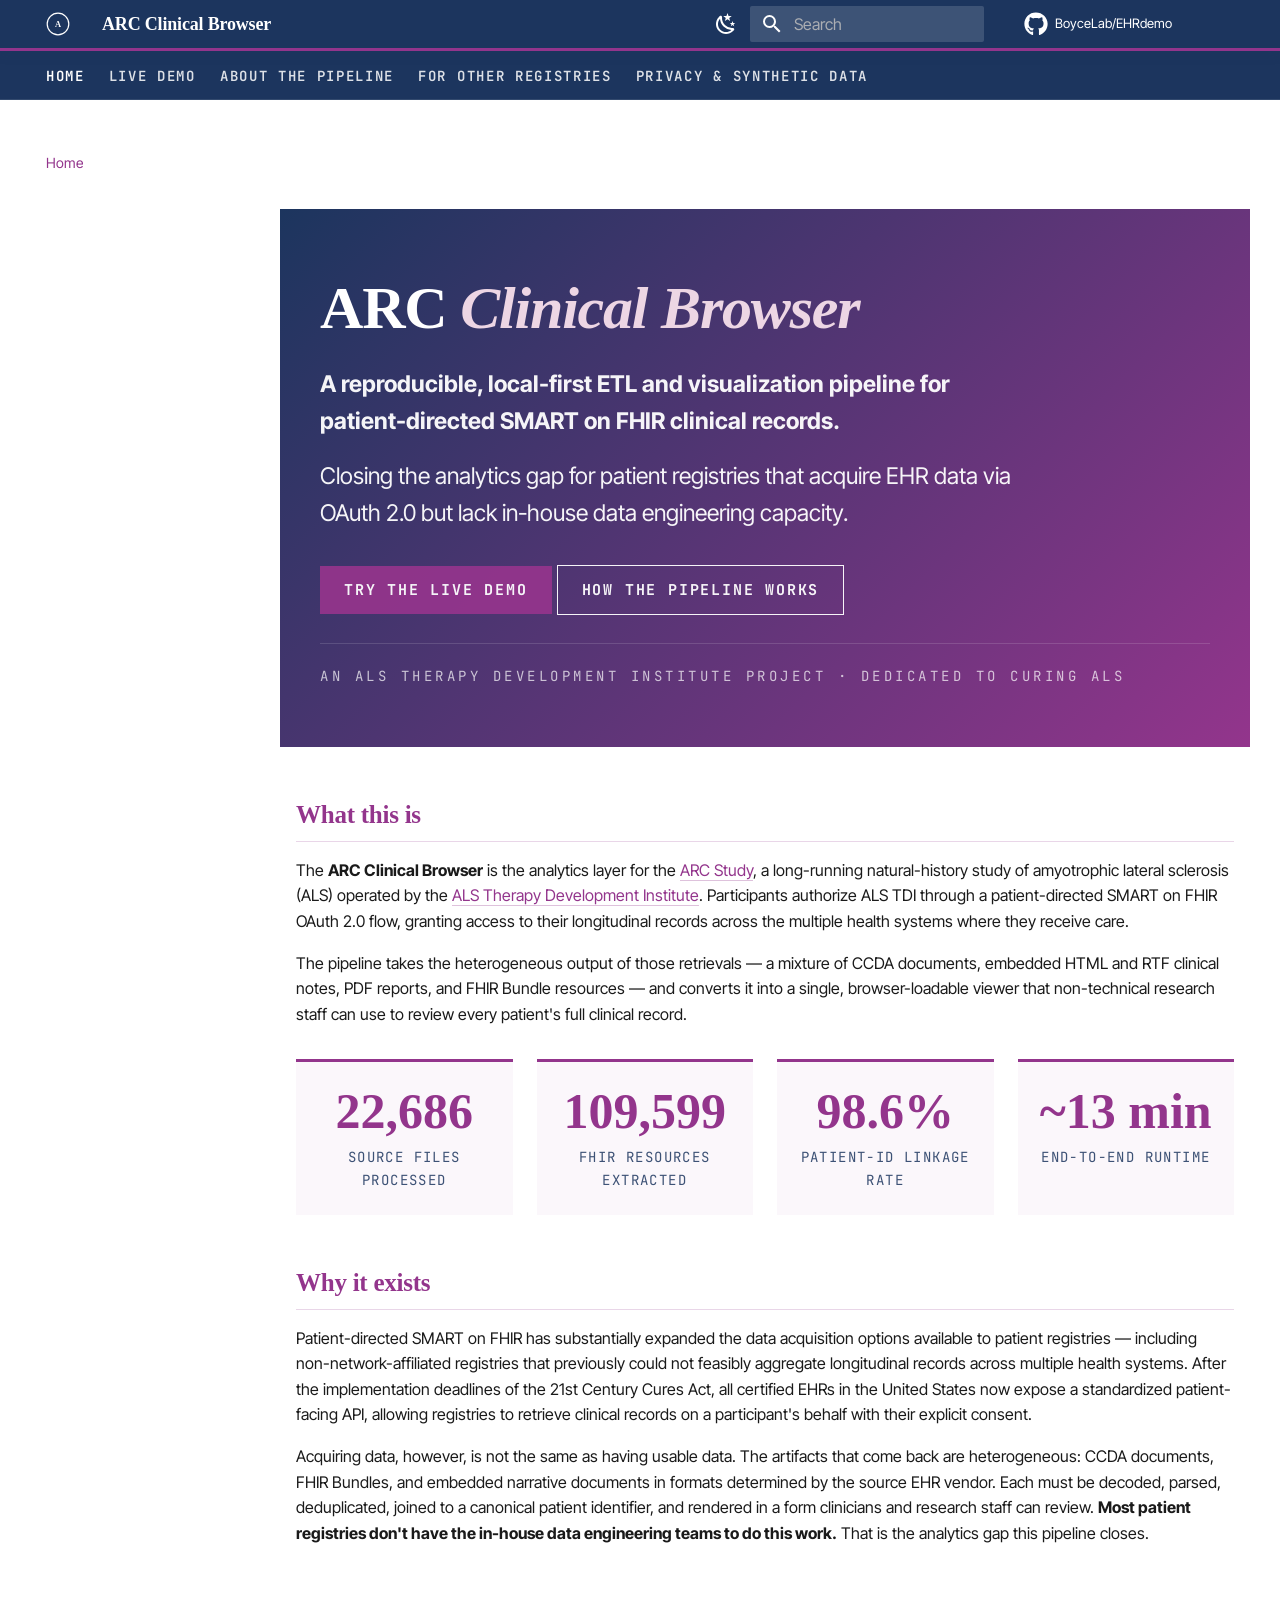
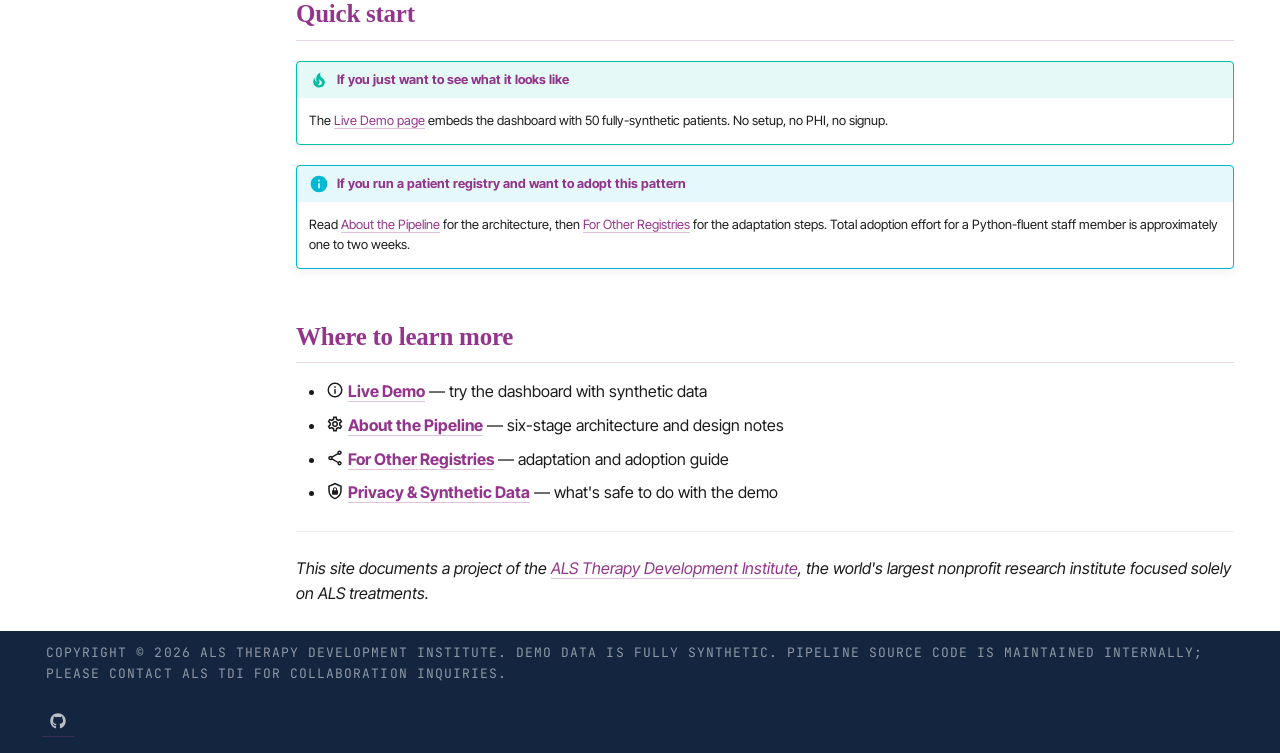
<file: index.html>
<!doctype html>
<html lang="en" class="no-js">
  <head>
    
      <meta charset="utf-8">
      <meta name="viewport" content="width=device-width,initial-scale=1">
      
        <meta name="description" content="A reproducible, local-first ETL and visualization pipeline for patient-directed SMART on FHIR clinical records — public demo from ALS Therapy Development Institute.">
      
      
        <meta name="author" content="ALS Therapy Development Institute">
      
      
        <link rel="canonical" href="https://boycelab.github.io/EHRdemo/">
      
      
      
        <link rel="next" href="demo/">
      
      
        
      
      
      <link rel="icon" href="assets/favicon.svg">
      <meta name="generator" content="mkdocs-1.6.1, mkdocs-material-9.7.6">
    
    
      
        <title>ARC Clinical Browser</title>
      
    
    
      <link rel="stylesheet" href="assets/stylesheets/main.484c7ddc.min.css">
      
        
        <link rel="stylesheet" href="assets/stylesheets/palette.ab4e12ef.min.css">
      
      


    
    
      
    
    
      
        
        
        <link rel="preconnect" href="https://fonts.gstatic.com" crossorigin>
        <link rel="stylesheet" href="https://fonts.googleapis.com/css?family=Inter+Tight:300,300i,400,400i,700,700i%7CJetBrains+Mono:400,400i,700,700i&display=fallback">
        <style>:root{--md-text-font:"Inter Tight";--md-code-font:"JetBrains Mono"}</style>
      
    
    
      <link rel="stylesheet" href="stylesheets/alstdi-brand.css">
    
    <script>__md_scope=new URL(".",location),__md_hash=e=>[...e].reduce(((e,_)=>(e<<5)-e+_.charCodeAt(0)),0),__md_get=(e,_=localStorage,t=__md_scope)=>JSON.parse(_.getItem(t.pathname+"."+e)),__md_set=(e,_,t=localStorage,a=__md_scope)=>{try{t.setItem(a.pathname+"."+e,JSON.stringify(_))}catch(e){}}</script>
    
      

    
    
  </head>
  
  
    
    
      
    
    
    
    
    <body dir="ltr" data-md-color-scheme="default" data-md-color-primary="indigo" data-md-color-accent="deep-purple">
  
    
    <input class="md-toggle" data-md-toggle="drawer" type="checkbox" id="__drawer" autocomplete="off">
    <input class="md-toggle" data-md-toggle="search" type="checkbox" id="__search" autocomplete="off">
    <label class="md-overlay" for="__drawer"></label>
    <div data-md-component="skip">
      
        
        <a href="#_1" class="md-skip">
          Skip to content
        </a>
      
    </div>
    <div data-md-component="announce">
      
    </div>
    
    
      

<header class="md-header" data-md-component="header">
  <nav class="md-header__inner md-grid" aria-label="Header">
    <a href="." title="ARC Clinical Browser" class="md-header__button md-logo" aria-label="ARC Clinical Browser" data-md-component="logo">
      
  <img src="assets/logo.svg" alt="logo">

    </a>
    <label class="md-header__button md-icon" for="__drawer">
      
      <svg xmlns="http://www.w3.org/2000/svg" viewBox="0 0 24 24"><path d="M3 6h18v2H3zm0 5h18v2H3zm0 5h18v2H3z"/></svg>
    </label>
    <div class="md-header__title" data-md-component="header-title">
      <div class="md-header__ellipsis">
        <div class="md-header__topic">
          <span class="md-ellipsis">
            ARC Clinical Browser
          </span>
        </div>
        <div class="md-header__topic" data-md-component="header-topic">
          <span class="md-ellipsis">
            
              Home
            
          </span>
        </div>
      </div>
    </div>
    
      
        <form class="md-header__option" data-md-component="palette">
  
    
    
    
    <input class="md-option" data-md-color-media="" data-md-color-scheme="default" data-md-color-primary="indigo" data-md-color-accent="deep-purple"  aria-label="Switch to dark mode"  type="radio" name="__palette" id="__palette_0">
    
      <label class="md-header__button md-icon" title="Switch to dark mode" for="__palette_1" hidden>
        <svg xmlns="http://www.w3.org/2000/svg" viewBox="0 0 24 24"><path d="m17.75 4.09-2.53 1.94.91 3.06-2.63-1.81-2.63 1.81.91-3.06-2.53-1.94L12.44 4l1.06-3 1.06 3zm3.5 6.91-1.64 1.25.59 1.98-1.7-1.17-1.7 1.17.59-1.98L15.75 11l2.06-.05L18.5 9l.69 1.95zm-2.28 4.95c.83-.08 1.72 1.1 1.19 1.85-.32.45-.66.87-1.08 1.27C15.17 23 8.84 23 4.94 19.07c-3.91-3.9-3.91-10.24 0-14.14.4-.4.82-.76 1.27-1.08.75-.53 1.93.36 1.85 1.19-.27 2.86.69 5.83 2.89 8.02a9.96 9.96 0 0 0 8.02 2.89m-1.64 2.02a12.08 12.08 0 0 1-7.8-3.47c-2.17-2.19-3.33-5-3.49-7.82-2.81 3.14-2.7 7.96.31 10.98 3.02 3.01 7.84 3.12 10.98.31"/></svg>
      </label>
    
  
    
    
    
    <input class="md-option" data-md-color-media="" data-md-color-scheme="slate" data-md-color-primary="indigo" data-md-color-accent="deep-purple"  aria-label="Switch to light mode"  type="radio" name="__palette" id="__palette_1">
    
      <label class="md-header__button md-icon" title="Switch to light mode" for="__palette_0" hidden>
        <svg xmlns="http://www.w3.org/2000/svg" viewBox="0 0 24 24"><path d="M12 7a5 5 0 0 1 5 5 5 5 0 0 1-5 5 5 5 0 0 1-5-5 5 5 0 0 1 5-5m0 2a3 3 0 0 0-3 3 3 3 0 0 0 3 3 3 3 0 0 0 3-3 3 3 0 0 0-3-3m0-7 2.39 3.42C13.65 5.15 12.84 5 12 5s-1.65.15-2.39.42zM3.34 7l4.16-.35A7.2 7.2 0 0 0 5.94 8.5c-.44.74-.69 1.5-.83 2.29zm.02 10 1.76-3.77a7.131 7.131 0 0 0 2.38 4.14zM20.65 7l-1.77 3.79a7.02 7.02 0 0 0-2.38-4.15zm-.01 10-4.14.36c.59-.51 1.12-1.14 1.54-1.86.42-.73.69-1.5.83-2.29zM12 22l-2.41-3.44c.74.27 1.55.44 2.41.44.82 0 1.63-.17 2.37-.44z"/></svg>
      </label>
    
  
</form>
      
    
    
      <script>var palette=__md_get("__palette");if(palette&&palette.color){if("(prefers-color-scheme)"===palette.color.media){var media=matchMedia("(prefers-color-scheme: light)"),input=document.querySelector(media.matches?"[data-md-color-media='(prefers-color-scheme: light)']":"[data-md-color-media='(prefers-color-scheme: dark)']");palette.color.media=input.getAttribute("data-md-color-media"),palette.color.scheme=input.getAttribute("data-md-color-scheme"),palette.color.primary=input.getAttribute("data-md-color-primary"),palette.color.accent=input.getAttribute("data-md-color-accent")}for(var[key,value]of Object.entries(palette.color))document.body.setAttribute("data-md-color-"+key,value)}</script>
    
    
    
      
      
        <label class="md-header__button md-icon" for="__search">
          
          <svg xmlns="http://www.w3.org/2000/svg" viewBox="0 0 24 24"><path d="M9.5 3A6.5 6.5 0 0 1 16 9.5c0 1.61-.59 3.09-1.56 4.23l.27.27h.79l5 5-1.5 1.5-5-5v-.79l-.27-.27A6.52 6.52 0 0 1 9.5 16 6.5 6.5 0 0 1 3 9.5 6.5 6.5 0 0 1 9.5 3m0 2C7 5 5 7 5 9.5S7 14 9.5 14 14 12 14 9.5 12 5 9.5 5"/></svg>
        </label>
        <div class="md-search" data-md-component="search" role="dialog">
  <label class="md-search__overlay" for="__search"></label>
  <div class="md-search__inner" role="search">
    <form class="md-search__form" name="search">
      <input type="text" class="md-search__input" name="query" aria-label="Search" placeholder="Search" autocapitalize="off" autocorrect="off" autocomplete="off" spellcheck="false" data-md-component="search-query" required>
      <label class="md-search__icon md-icon" for="__search">
        
        <svg xmlns="http://www.w3.org/2000/svg" viewBox="0 0 24 24"><path d="M9.5 3A6.5 6.5 0 0 1 16 9.5c0 1.61-.59 3.09-1.56 4.23l.27.27h.79l5 5-1.5 1.5-5-5v-.79l-.27-.27A6.52 6.52 0 0 1 9.5 16 6.5 6.5 0 0 1 3 9.5 6.5 6.5 0 0 1 9.5 3m0 2C7 5 5 7 5 9.5S7 14 9.5 14 14 12 14 9.5 12 5 9.5 5"/></svg>
        
        <svg xmlns="http://www.w3.org/2000/svg" viewBox="0 0 24 24"><path d="M20 11v2H8l5.5 5.5-1.42 1.42L4.16 12l7.92-7.92L13.5 5.5 8 11z"/></svg>
      </label>
      <nav class="md-search__options" aria-label="Search">
        
        <button type="reset" class="md-search__icon md-icon" title="Clear" aria-label="Clear" tabindex="-1">
          
          <svg xmlns="http://www.w3.org/2000/svg" viewBox="0 0 24 24"><path d="M19 6.41 17.59 5 12 10.59 6.41 5 5 6.41 10.59 12 5 17.59 6.41 19 12 13.41 17.59 19 19 17.59 13.41 12z"/></svg>
        </button>
      </nav>
      
        <div class="md-search__suggest" data-md-component="search-suggest"></div>
      
    </form>
    <div class="md-search__output">
      <div class="md-search__scrollwrap" tabindex="0" data-md-scrollfix>
        <div class="md-search-result" data-md-component="search-result">
          <div class="md-search-result__meta">
            Initializing search
          </div>
          <ol class="md-search-result__list" role="presentation"></ol>
        </div>
      </div>
    </div>
  </div>
</div>
      
    
    
      <div class="md-header__source">
        <a href="https://github.com/BoyceLab/EHRdemo" title="Go to repository" class="md-source" data-md-component="source">
  <div class="md-source__icon md-icon">
    
    <svg xmlns="http://www.w3.org/2000/svg" viewBox="0 0 512 512"><!--! Font Awesome Free 7.1.0 by @fontawesome - https://fontawesome.com License - https://fontawesome.com/license/free (Icons: CC BY 4.0, Fonts: SIL OFL 1.1, Code: MIT License) Copyright 2025 Fonticons, Inc.--><path d="M173.9 397.4c0 2-2.3 3.6-5.2 3.6-3.3.3-5.6-1.3-5.6-3.6 0-2 2.3-3.6 5.2-3.6 3-.3 5.6 1.3 5.6 3.6m-31.1-4.5c-.7 2 1.3 4.3 4.3 4.9 2.6 1 5.6 0 6.2-2s-1.3-4.3-4.3-5.2c-2.6-.7-5.5.3-6.2 2.3m44.2-1.7c-2.9.7-4.9 2.6-4.6 4.9.3 2 2.9 3.3 5.9 2.6 2.9-.7 4.9-2.6 4.6-4.6-.3-1.9-3-3.2-5.9-2.9M252.8 8C114.1 8 8 113.3 8 252c0 110.9 69.8 205.8 169.5 239.2 12.8 2.3 17.3-5.6 17.3-12.1 0-6.2-.3-40.4-.3-61.4 0 0-70 15-84.7-29.8 0 0-11.4-29.1-27.8-36.6 0 0-22.9-15.7 1.6-15.4 0 0 24.9 2 38.6 25.8 21.9 38.6 58.6 27.5 72.9 20.9 2.3-16 8.8-27.1 16-33.7-55.9-6.2-112.3-14.3-112.3-110.5 0-27.5 7.6-41.3 23.6-58.9-2.6-6.5-11.1-33.3 2.6-67.9 20.9-6.5 69 27 69 27 20-5.6 41.5-8.5 62.8-8.5s42.8 2.9 62.8 8.5c0 0 48.1-33.6 69-27 13.7 34.7 5.2 61.4 2.6 67.9 16 17.7 25.8 31.5 25.8 58.9 0 96.5-58.9 104.2-114.8 110.5 9.2 7.9 17 22.9 17 46.4 0 33.7-.3 75.4-.3 83.6 0 6.5 4.6 14.4 17.3 12.1C436.2 457.8 504 362.9 504 252 504 113.3 391.5 8 252.8 8M105.2 352.9c-1.3 1-1 3.3.7 5.2 1.6 1.6 3.9 2.3 5.2 1 1.3-1 1-3.3-.7-5.2-1.6-1.6-3.9-2.3-5.2-1m-10.8-8.1c-.7 1.3.3 2.9 2.3 3.9 1.6 1 3.6.7 4.3-.7.7-1.3-.3-2.9-2.3-3.9-2-.6-3.6-.3-4.3.7m32.4 35.6c-1.6 1.3-1 4.3 1.3 6.2 2.3 2.3 5.2 2.6 6.5 1 1.3-1.3.7-4.3-1.3-6.2-2.2-2.3-5.2-2.6-6.5-1m-11.4-14.7c-1.6 1-1.6 3.6 0 5.9s4.3 3.3 5.6 2.3c1.6-1.3 1.6-3.9 0-6.2-1.4-2.3-4-3.3-5.6-2"/></svg>
  </div>
  <div class="md-source__repository">
    BoyceLab/EHRdemo
  </div>
</a>
      </div>
    
  </nav>
  
</header>
    
    <div class="md-container" data-md-component="container">
      
      
        
          
            
<nav class="md-tabs" aria-label="Tabs" data-md-component="tabs">
  <div class="md-grid">
    <ul class="md-tabs__list">
      
        
  
  
  
    
  
  
    <li class="md-tabs__item md-tabs__item--active">
      <a href="." class="md-tabs__link">
        
  
  
    
  
  Home

      </a>
    </li>
  

      
        
  
  
  
  
    <li class="md-tabs__item">
      <a href="demo/" class="md-tabs__link">
        
  
  
    
  
  Live Demo

      </a>
    </li>
  

      
        
  
  
  
  
    <li class="md-tabs__item">
      <a href="pipeline/" class="md-tabs__link">
        
  
  
    
  
  About the Pipeline

      </a>
    </li>
  

      
        
  
  
  
  
    <li class="md-tabs__item">
      <a href="adopt/" class="md-tabs__link">
        
  
  
    
  
  For Other Registries

      </a>
    </li>
  

      
        
  
  
  
  
    <li class="md-tabs__item">
      <a href="privacy/" class="md-tabs__link">
        
  
  
    
  
  Privacy & Synthetic Data

      </a>
    </li>
  

      
    </ul>
  </div>
</nav>
          
        
      
      <main class="md-main" data-md-component="main">
        <div class="md-main__inner md-grid">
          
            
              
              <div class="md-sidebar md-sidebar--primary" data-md-component="sidebar" data-md-type="navigation" >
                <div class="md-sidebar__scrollwrap">
                  <div class="md-sidebar__inner">
                    


  


  

<nav class="md-nav md-nav--primary md-nav--lifted md-nav--integrated" aria-label="Navigation" data-md-level="0">
  <label class="md-nav__title" for="__drawer">
    <a href="." title="ARC Clinical Browser" class="md-nav__button md-logo" aria-label="ARC Clinical Browser" data-md-component="logo">
      
  <img src="assets/logo.svg" alt="logo">

    </a>
    ARC Clinical Browser
  </label>
  
    <div class="md-nav__source">
      <a href="https://github.com/BoyceLab/EHRdemo" title="Go to repository" class="md-source" data-md-component="source">
  <div class="md-source__icon md-icon">
    
    <svg xmlns="http://www.w3.org/2000/svg" viewBox="0 0 512 512"><!--! Font Awesome Free 7.1.0 by @fontawesome - https://fontawesome.com License - https://fontawesome.com/license/free (Icons: CC BY 4.0, Fonts: SIL OFL 1.1, Code: MIT License) Copyright 2025 Fonticons, Inc.--><path d="M173.9 397.4c0 2-2.3 3.6-5.2 3.6-3.3.3-5.6-1.3-5.6-3.6 0-2 2.3-3.6 5.2-3.6 3-.3 5.6 1.3 5.6 3.6m-31.1-4.5c-.7 2 1.3 4.3 4.3 4.9 2.6 1 5.6 0 6.2-2s-1.3-4.3-4.3-5.2c-2.6-.7-5.5.3-6.2 2.3m44.2-1.7c-2.9.7-4.9 2.6-4.6 4.9.3 2 2.9 3.3 5.9 2.6 2.9-.7 4.9-2.6 4.6-4.6-.3-1.9-3-3.2-5.9-2.9M252.8 8C114.1 8 8 113.3 8 252c0 110.9 69.8 205.8 169.5 239.2 12.8 2.3 17.3-5.6 17.3-12.1 0-6.2-.3-40.4-.3-61.4 0 0-70 15-84.7-29.8 0 0-11.4-29.1-27.8-36.6 0 0-22.9-15.7 1.6-15.4 0 0 24.9 2 38.6 25.8 21.9 38.6 58.6 27.5 72.9 20.9 2.3-16 8.8-27.1 16-33.7-55.9-6.2-112.3-14.3-112.3-110.5 0-27.5 7.6-41.3 23.6-58.9-2.6-6.5-11.1-33.3 2.6-67.9 20.9-6.5 69 27 69 27 20-5.6 41.5-8.5 62.8-8.5s42.8 2.9 62.8 8.5c0 0 48.1-33.6 69-27 13.7 34.7 5.2 61.4 2.6 67.9 16 17.7 25.8 31.5 25.8 58.9 0 96.5-58.9 104.2-114.8 110.5 9.2 7.9 17 22.9 17 46.4 0 33.7-.3 75.4-.3 83.6 0 6.5 4.6 14.4 17.3 12.1C436.2 457.8 504 362.9 504 252 504 113.3 391.5 8 252.8 8M105.2 352.9c-1.3 1-1 3.3.7 5.2 1.6 1.6 3.9 2.3 5.2 1 1.3-1 1-3.3-.7-5.2-1.6-1.6-3.9-2.3-5.2-1m-10.8-8.1c-.7 1.3.3 2.9 2.3 3.9 1.6 1 3.6.7 4.3-.7.7-1.3-.3-2.9-2.3-3.9-2-.6-3.6-.3-4.3.7m32.4 35.6c-1.6 1.3-1 4.3 1.3 6.2 2.3 2.3 5.2 2.6 6.5 1 1.3-1.3.7-4.3-1.3-6.2-2.2-2.3-5.2-2.6-6.5-1m-11.4-14.7c-1.6 1-1.6 3.6 0 5.9s4.3 3.3 5.6 2.3c1.6-1.3 1.6-3.9 0-6.2-1.4-2.3-4-3.3-5.6-2"/></svg>
  </div>
  <div class="md-source__repository">
    BoyceLab/EHRdemo
  </div>
</a>
    </div>
  
  <ul class="md-nav__list" data-md-scrollfix>
    
      
      
  
  
    
  
  
  
    <li class="md-nav__item md-nav__item--active">
      
      <input class="md-nav__toggle md-toggle" type="checkbox" id="__toc">
      
      
        
      
      
      <a href="." class="md-nav__link md-nav__link--active">
        
  
  
  <span class="md-ellipsis">
    
  
    Home
  

    
  </span>
  
  

      </a>
      
    </li>
  

    
      
      
  
  
  
  
    <li class="md-nav__item">
      <a href="demo/" class="md-nav__link">
        
  
  
  <span class="md-ellipsis">
    
  
    Live Demo
  

    
  </span>
  
  

      </a>
    </li>
  

    
      
      
  
  
  
  
    <li class="md-nav__item">
      <a href="pipeline/" class="md-nav__link">
        
  
  
  <span class="md-ellipsis">
    
  
    About the Pipeline
  

    
  </span>
  
  

      </a>
    </li>
  

    
      
      
  
  
  
  
    <li class="md-nav__item">
      <a href="adopt/" class="md-nav__link">
        
  
  
  <span class="md-ellipsis">
    
  
    For Other Registries
  

    
  </span>
  
  

      </a>
    </li>
  

    
      
      
  
  
  
  
    <li class="md-nav__item">
      <a href="privacy/" class="md-nav__link">
        
  
  
  <span class="md-ellipsis">
    
  
    Privacy & Synthetic Data
  

    
  </span>
  
  

      </a>
    </li>
  

    
  </ul>
</nav>
                  </div>
                </div>
              </div>
            
            
          
          
            <div class="md-content" data-md-component="content">
              
              <article class="md-content__inner md-typeset">
                
                  


  
  


<h1 id="_1"><a class="headerlink" href="#_1" title="Anchor link to this section">&para;</a></h1>
<div class="als-hero">
<h1 id="arc-clinical-browser">ARC <em>Clinical Browser</em><a class="headerlink" href="#arc-clinical-browser" title="Anchor link to this section">&para;</a></h1>
<p><strong>A reproducible, local-first ETL and visualization pipeline for patient-directed SMART on FHIR clinical records.</strong></p>
<p>Closing the analytics gap for patient registries that acquire EHR data via OAuth 2.0 but lack in-house data engineering capacity.</p>
<p><a class="als-button" href="demo/">Try the live demo</a>
<a class="als-button secondary" href="pipeline/">How the pipeline works</a></p>
<div class="tagline">An ALS Therapy Development Institute project · Dedicated to curing ALS</div>
</div>
<h2 id="what-this-is">What this is<a class="headerlink" href="#what-this-is" title="Anchor link to this section">&para;</a></h2>
<p>The <strong>ARC Clinical Browser</strong> is the analytics layer for the <a href="https://www.als.net/arc/">ARC Study</a>, a long-running natural-history study of amyotrophic lateral sclerosis (ALS) operated by the <a href="https://www.als.net/">ALS Therapy Development Institute</a>. Participants authorize ALS TDI through a patient-directed SMART on FHIR OAuth 2.0 flow, granting access to their longitudinal records across the multiple health systems where they receive care.</p>
<p>The pipeline takes the heterogeneous output of those retrievals — a mixture of CCDA documents, embedded HTML and RTF clinical notes, PDF reports, and FHIR Bundle resources — and converts it into a single, browser-loadable viewer that non-technical research staff can use to review every patient's full clinical record.</p>
<div class="als-stats">
<div class="als-stat">
<div class="als-stat-num">22,686</div>
<div class="als-stat-label">Source Files Processed</div>
</div>
<div class="als-stat">
<div class="als-stat-num">109,599</div>
<div class="als-stat-label">FHIR Resources Extracted</div>
</div>
<div class="als-stat">
<div class="als-stat-num">98.6%</div>
<div class="als-stat-label">Patient-ID Linkage Rate</div>
</div>
<div class="als-stat">
<div class="als-stat-num">~13 min</div>
<div class="als-stat-label">End-to-End Runtime</div>
</div>
</div>
<h2 id="why-it-exists">Why it exists<a class="headerlink" href="#why-it-exists" title="Anchor link to this section">&para;</a></h2>
<p>Patient-directed SMART on FHIR has substantially expanded the data acquisition options available to patient registries — including non-network-affiliated registries that previously could not feasibly aggregate longitudinal records across multiple health systems. After the implementation deadlines of the 21st Century Cures Act, all certified EHRs in the United States now expose a standardized patient-facing API, allowing registries to retrieve clinical records on a participant's behalf with their explicit consent.</p>
<p>Acquiring data, however, is not the same as having usable data. The artifacts that come back are heterogeneous: CCDA documents, FHIR Bundles, and embedded narrative documents in formats determined by the source EHR vendor. Each must be decoded, parsed, deduplicated, joined to a canonical patient identifier, and rendered in a form clinicians and research staff can review. <strong>Most patient registries don't have the in-house data engineering teams to do this work.</strong> That is the analytics gap this pipeline closes.</p>
<h2 id="quick-start">Quick start<a class="headerlink" href="#quick-start" title="Anchor link to this section">&para;</a></h2>
<div class="admonition tip">
<p class="admonition-title">If you just want to see what it looks like</p>
<p>The <a href="demo/">Live Demo page</a> embeds the dashboard with 50 fully-synthetic patients. No setup, no PHI, no signup.</p>
</div>
<div class="admonition info">
<p class="admonition-title">If you run a patient registry and want to adopt this pattern</p>
<p>Read <a href="pipeline/">About the Pipeline</a> for the architecture, then <a href="adopt/">For Other Registries</a> for the adaptation steps. Total adoption effort for a Python-fluent staff member is approximately one to two weeks.</p>
</div>
<h2 id="where-to-learn-more">Where to learn more<a class="headerlink" href="#where-to-learn-more" title="Anchor link to this section">&para;</a></h2>
<ul>
<li><span class="twemoji"><svg xmlns="http://www.w3.org/2000/svg" viewBox="0 0 24 24"><path d="M11 9h2V7h-2m1 13c-4.41 0-8-3.59-8-8s3.59-8 8-8 8 3.59 8 8-3.59 8-8 8m0-18A10 10 0 0 0 2 12a10 10 0 0 0 10 10 10 10 0 0 0 10-10A10 10 0 0 0 12 2m-1 15h2v-6h-2z"/></svg></span> <strong><a href="demo/">Live Demo</a></strong> — try the dashboard with synthetic data</li>
<li><span class="twemoji"><svg xmlns="http://www.w3.org/2000/svg" viewBox="0 0 24 24"><path d="M12 8a4 4 0 0 1 4 4 4 4 0 0 1-4 4 4 4 0 0 1-4-4 4 4 0 0 1 4-4m0 2a2 2 0 0 0-2 2 2 2 0 0 0 2 2 2 2 0 0 0 2-2 2 2 0 0 0-2-2m-2 12c-.25 0-.46-.18-.5-.42l-.37-2.65c-.63-.25-1.17-.59-1.69-.99l-2.49 1.01c-.22.08-.49 0-.61-.22l-2-3.46a.493.493 0 0 1 .12-.64l2.11-1.66L4.5 12l.07-1-2.11-1.63a.493.493 0 0 1-.12-.64l2-3.46c.12-.22.39-.31.61-.22l2.49 1c.52-.39 1.06-.73 1.69-.98l.37-2.65c.04-.24.25-.42.5-.42h4c.25 0 .46.18.5.42l.37 2.65c.63.25 1.17.59 1.69.98l2.49-1c.22-.09.49 0 .61.22l2 3.46c.13.22.07.49-.12.64L19.43 11l.07 1-.07 1 2.11 1.63c.19.15.25.42.12.64l-2 3.46c-.12.22-.39.31-.61.22l-2.49-1c-.52.39-1.06.73-1.69.98l-.37 2.65c-.04.24-.25.42-.5.42zm1.25-18-.37 2.61c-1.2.25-2.26.89-3.03 1.78L5.44 7.35l-.75 1.3L6.8 10.2a5.55 5.55 0 0 0 0 3.6l-2.12 1.56.75 1.3 2.43-1.04c.77.88 1.82 1.52 3.01 1.76l.37 2.62h1.52l.37-2.61c1.19-.25 2.24-.89 3.01-1.77l2.43 1.04.75-1.3-2.12-1.55c.4-1.17.4-2.44 0-3.61l2.11-1.55-.75-1.3-2.41 1.04a5.42 5.42 0 0 0-3.03-1.77L12.75 4z"/></svg></span> <strong><a href="pipeline/">About the Pipeline</a></strong> — six-stage architecture and design notes</li>
<li><span class="twemoji"><svg xmlns="http://www.w3.org/2000/svg" viewBox="0 0 24 24"><path d="M18 16.08c-.76 0-1.44.3-1.96.77L8.91 12.7c.05-.23.09-.46.09-.7s-.04-.47-.09-.7l7.05-4.11c.54.5 1.25.81 2.04.81 1.66 0 3-1.34 3-3s-1.34-3-3-3-3 1.34-3 3c0 .24.04.47.09.7L8.04 9.81C7.5 9.31 6.79 9 6 9c-1.66 0-3 1.34-3 3s1.34 3 3 3c.79 0 1.5-.31 2.04-.81l7.12 4.15c-.05.21-.08.43-.08.66 0 1.61 1.31 2.91 2.92 2.91s2.92-1.3 2.92-2.91-1.31-2.92-2.92-2.92M18 4c.55 0 1 .45 1 1s-.45 1-1 1-1-.45-1-1 .45-1 1-1M6 13c-.55 0-1-.45-1-1s.45-1 1-1 1 .45 1 1-.45 1-1 1m12 7c-.55 0-1-.45-1-1s.45-1 1-1 1 .45 1 1-.45 1-1 1"/></svg></span> <strong><a href="adopt/">For Other Registries</a></strong> — adaptation and adoption guide</li>
<li><span class="twemoji"><svg xmlns="http://www.w3.org/2000/svg" viewBox="0 0 24 24"><path d="M21 11c0 5.55-3.84 10.74-9 12-5.16-1.26-9-6.45-9-12V5l9-4 9 4zm-9 10c3.75-1 7-5.46 7-9.78V6.3l-7-3.12L5 6.3v4.92C5 15.54 8.25 20 12 21m2.8-10V9.5C14.8 8.1 13.4 7 12 7S9.2 8.1 9.2 9.5V11c-.6 0-1.2.6-1.2 1.2v3.5c0 .7.6 1.3 1.2 1.3h5.5c.7 0 1.3-.6 1.3-1.2v-3.5c0-.7-.6-1.3-1.2-1.3m-1.3 0h-3V9.5c0-.8.7-1.3 1.5-1.3s1.5.5 1.5 1.3z"/></svg></span> <strong><a href="privacy/">Privacy &amp; Synthetic Data</a></strong> — what's safe to do with the demo</li>
</ul>
<hr />
<p><em>This site documents a project of the <a href="https://www.als.net/">ALS Therapy Development Institute</a>, the world's largest nonprofit research institute focused solely on ALS treatments.</em></p>












                
              </article>
            </div>
          
          
  <script>var tabs=__md_get("__tabs");if(Array.isArray(tabs))e:for(var set of document.querySelectorAll(".tabbed-set")){var labels=set.querySelector(".tabbed-labels");for(var tab of tabs)for(var label of labels.getElementsByTagName("label"))if(label.innerText.trim()===tab){var input=document.getElementById(label.htmlFor);input.checked=!0;continue e}}</script>

<script>var target=document.getElementById(location.hash.slice(1));target&&target.name&&(target.checked=target.name.startsWith("__tabbed_"))</script>
        </div>
        
          <button type="button" class="md-top md-icon" data-md-component="top" hidden>
  
  <svg xmlns="http://www.w3.org/2000/svg" viewBox="0 0 24 24"><path d="M13 20h-2V8l-5.5 5.5-1.42-1.42L12 4.16l7.92 7.92-1.42 1.42L13 8z"/></svg>
  Back to top
</button>
        
      </main>
      
        <footer class="md-footer">
  
  <div class="md-footer-meta md-typeset">
    <div class="md-footer-meta__inner md-grid">
      <div class="md-copyright">
  
    <div class="md-copyright__highlight">
      Copyright © 2026 ALS Therapy Development Institute. Demo data is fully synthetic. Pipeline source code is maintained internally; please contact ALS TDI for collaboration inquiries.

    </div>
  
  
</div>
      
        
<div class="md-social">
  
    
    
    
    
    <a href="https://github.com/BoyceLab/EHRdemo" target="_blank" rel="noopener" title="ALS Therapy Development Institute" class="md-social__link">
      <svg xmlns="http://www.w3.org/2000/svg" viewBox="0 0 512 512"><!--! Font Awesome Free 7.1.0 by @fontawesome - https://fontawesome.com License - https://fontawesome.com/license/free (Icons: CC BY 4.0, Fonts: SIL OFL 1.1, Code: MIT License) Copyright 2025 Fonticons, Inc.--><path d="M173.9 397.4c0 2-2.3 3.6-5.2 3.6-3.3.3-5.6-1.3-5.6-3.6 0-2 2.3-3.6 5.2-3.6 3-.3 5.6 1.3 5.6 3.6m-31.1-4.5c-.7 2 1.3 4.3 4.3 4.9 2.6 1 5.6 0 6.2-2s-1.3-4.3-4.3-5.2c-2.6-.7-5.5.3-6.2 2.3m44.2-1.7c-2.9.7-4.9 2.6-4.6 4.9.3 2 2.9 3.3 5.9 2.6 2.9-.7 4.9-2.6 4.6-4.6-.3-1.9-3-3.2-5.9-2.9M252.8 8C114.1 8 8 113.3 8 252c0 110.9 69.8 205.8 169.5 239.2 12.8 2.3 17.3-5.6 17.3-12.1 0-6.2-.3-40.4-.3-61.4 0 0-70 15-84.7-29.8 0 0-11.4-29.1-27.8-36.6 0 0-22.9-15.7 1.6-15.4 0 0 24.9 2 38.6 25.8 21.9 38.6 58.6 27.5 72.9 20.9 2.3-16 8.8-27.1 16-33.7-55.9-6.2-112.3-14.3-112.3-110.5 0-27.5 7.6-41.3 23.6-58.9-2.6-6.5-11.1-33.3 2.6-67.9 20.9-6.5 69 27 69 27 20-5.6 41.5-8.5 62.8-8.5s42.8 2.9 62.8 8.5c0 0 48.1-33.6 69-27 13.7 34.7 5.2 61.4 2.6 67.9 16 17.7 25.8 31.5 25.8 58.9 0 96.5-58.9 104.2-114.8 110.5 9.2 7.9 17 22.9 17 46.4 0 33.7-.3 75.4-.3 83.6 0 6.5 4.6 14.4 17.3 12.1C436.2 457.8 504 362.9 504 252 504 113.3 391.5 8 252.8 8M105.2 352.9c-1.3 1-1 3.3.7 5.2 1.6 1.6 3.9 2.3 5.2 1 1.3-1 1-3.3-.7-5.2-1.6-1.6-3.9-2.3-5.2-1m-10.8-8.1c-.7 1.3.3 2.9 2.3 3.9 1.6 1 3.6.7 4.3-.7.7-1.3-.3-2.9-2.3-3.9-2-.6-3.6-.3-4.3.7m32.4 35.6c-1.6 1.3-1 4.3 1.3 6.2 2.3 2.3 5.2 2.6 6.5 1 1.3-1.3.7-4.3-1.3-6.2-2.2-2.3-5.2-2.6-6.5-1m-11.4-14.7c-1.6 1-1.6 3.6 0 5.9s4.3 3.3 5.6 2.3c1.6-1.3 1.6-3.9 0-6.2-1.4-2.3-4-3.3-5.6-2"/></svg>
    </a>
  
</div>
      
    </div>
  </div>
</footer>
      
    </div>
    <div class="md-dialog" data-md-component="dialog">
      <div class="md-dialog__inner md-typeset"></div>
    </div>
    
    
    
      
      
      <script id="__config" type="application/json">{"annotate": null, "base": ".", "features": ["navigation.instant", "navigation.tracking", "navigation.tabs", "navigation.sections", "navigation.top", "toc.integrate", "search.suggest", "search.highlight", "content.code.copy", "content.tabs.link"], "search": "assets/javascripts/workers/search.2c215733.min.js", "tags": null, "translations": {"clipboard.copied": "Copied to clipboard", "clipboard.copy": "Copy to clipboard", "search.result.more.one": "1 more on this page", "search.result.more.other": "# more on this page", "search.result.none": "No matching documents", "search.result.one": "1 matching document", "search.result.other": "# matching documents", "search.result.placeholder": "Type to start searching", "search.result.term.missing": "Missing", "select.version": "Select version"}, "version": null}</script>
    
    
      <script src="assets/javascripts/bundle.79ae519e.min.js"></script>
      
    
  </body>
</html>
</file>
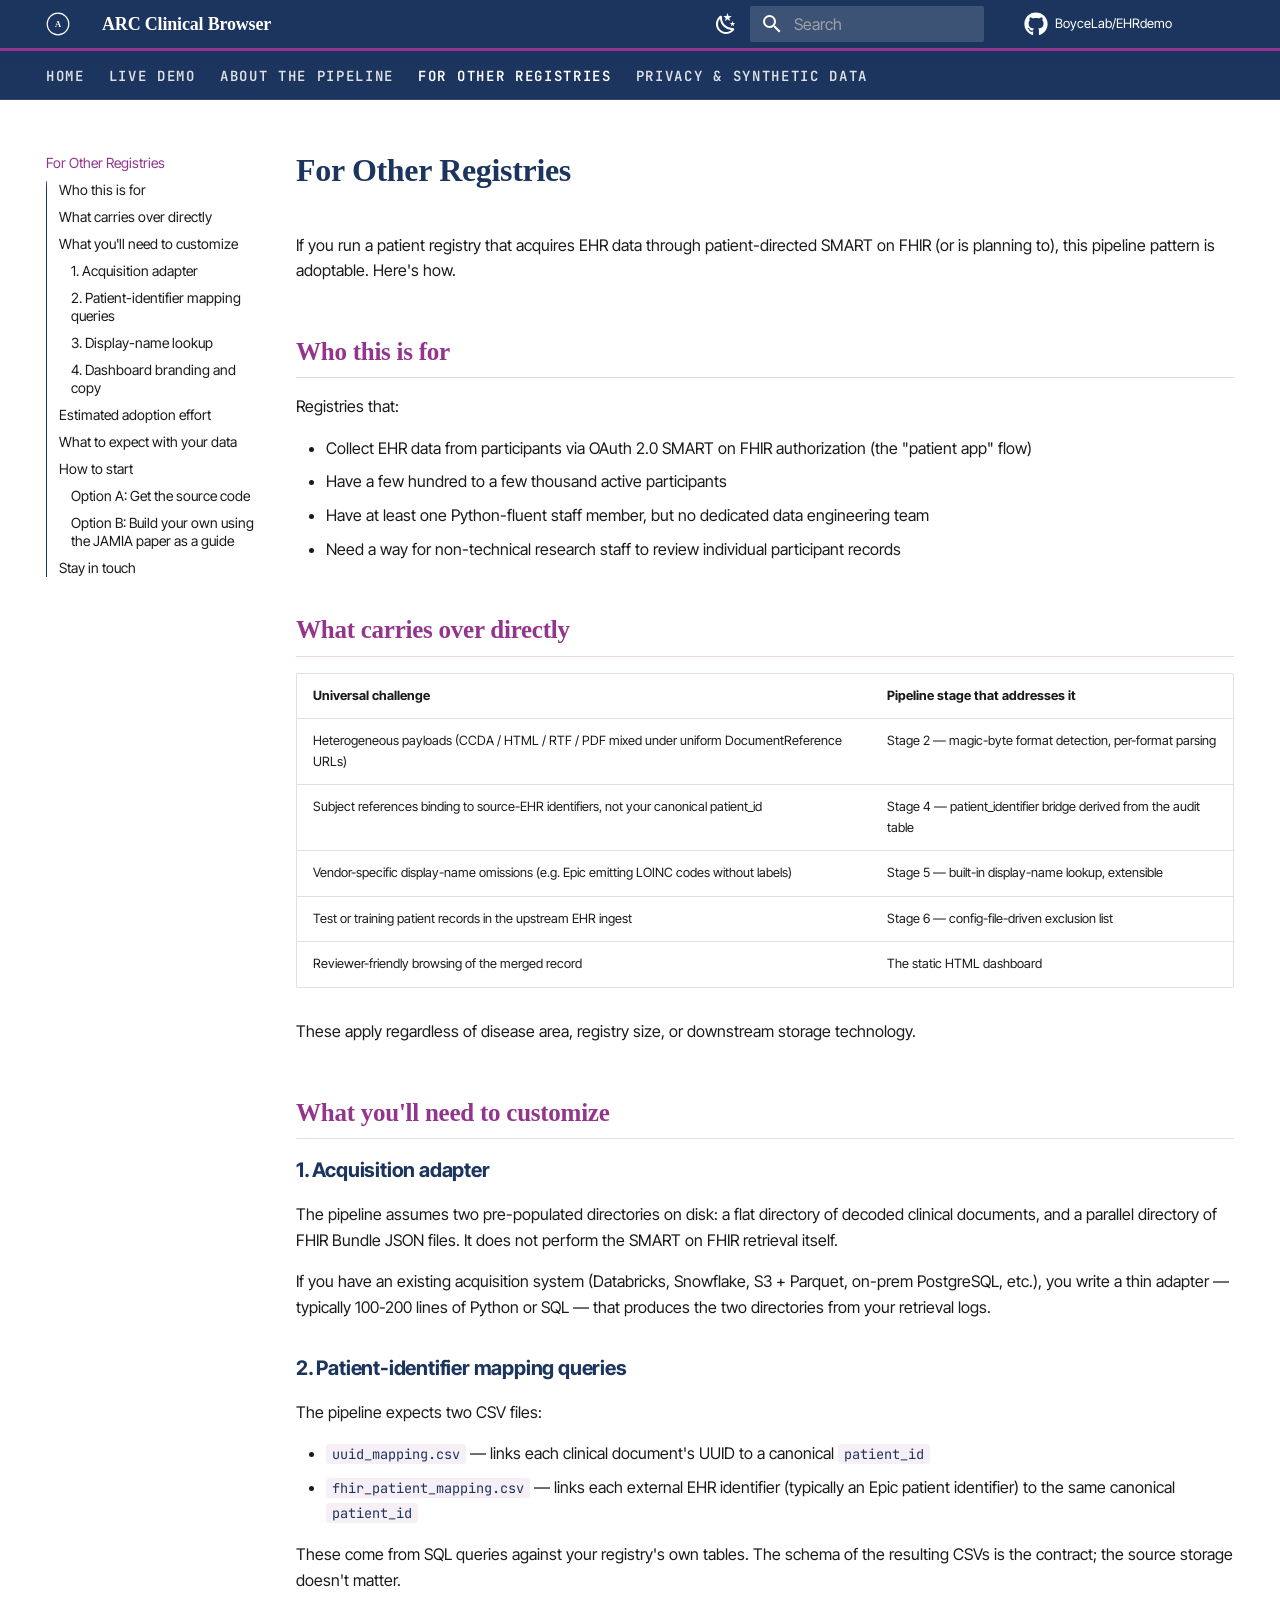
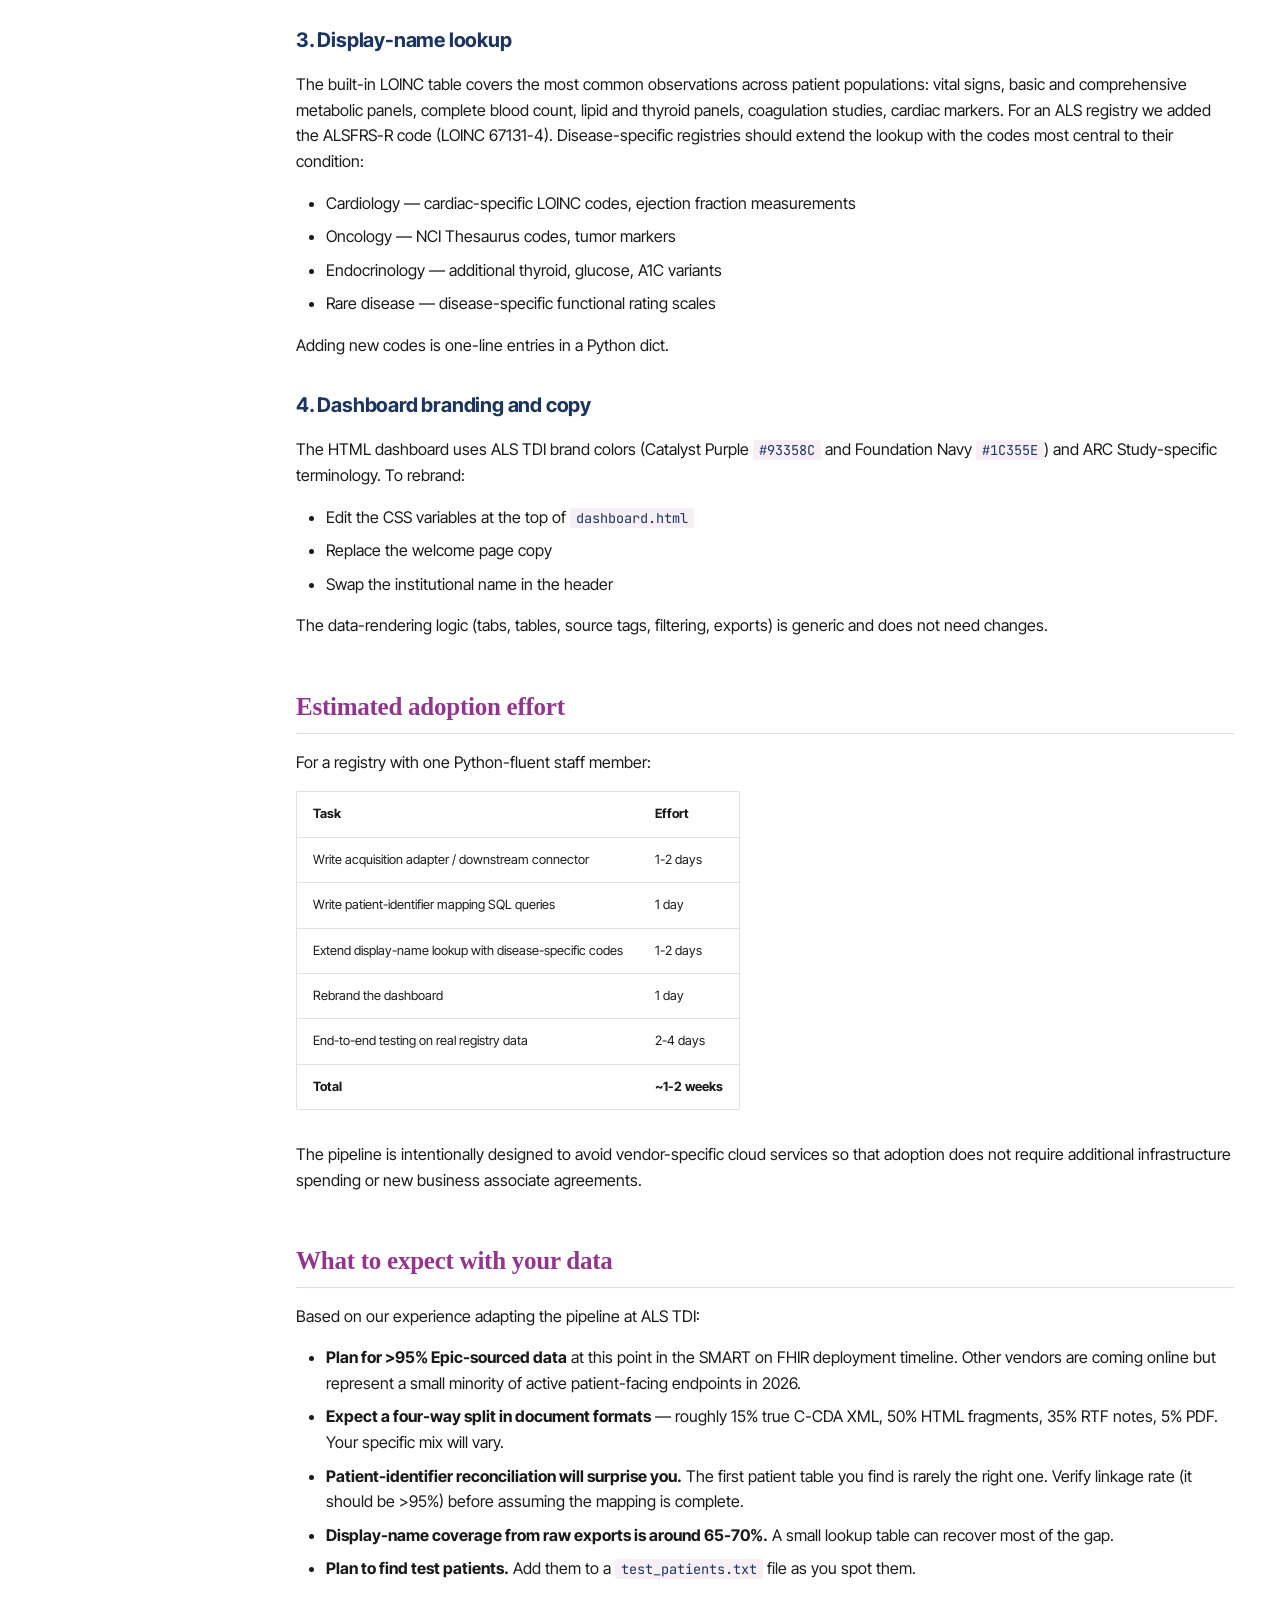
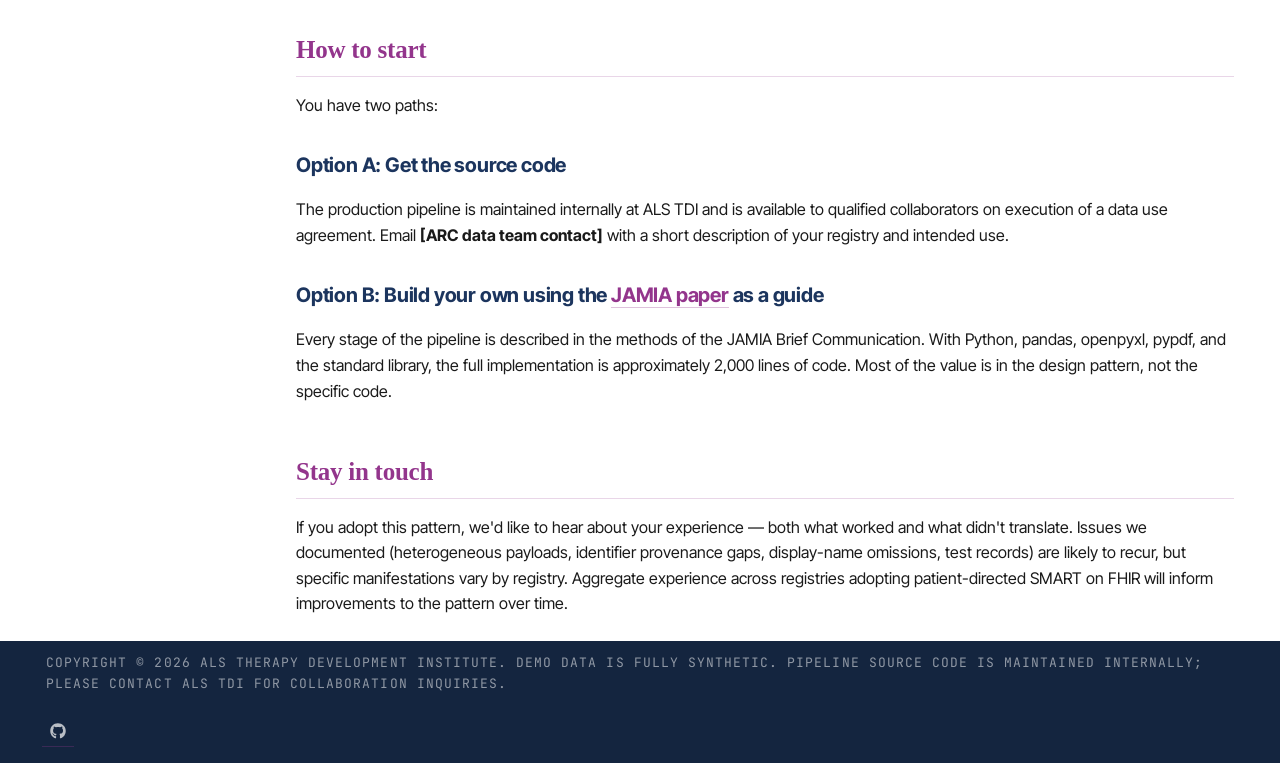
<file: adopt/index.html>
<!doctype html>
<html lang="en" class="no-js">
  <head>
    
      <meta charset="utf-8">
      <meta name="viewport" content="width=device-width,initial-scale=1">
      
        <meta name="description" content="A reproducible, local-first ETL and visualization pipeline for patient-directed SMART on FHIR clinical records — public demo from ALS Therapy Development Institute.">
      
      
        <meta name="author" content="ALS Therapy Development Institute">
      
      
        <link rel="canonical" href="https://boycelab.github.io/EHRdemo/adopt/">
      
      
        <link rel="prev" href="../pipeline/">
      
      
        <link rel="next" href="../privacy/">
      
      
        
      
      
      <link rel="icon" href="../assets/favicon.svg">
      <meta name="generator" content="mkdocs-1.6.1, mkdocs-material-9.7.6">
    
    
      
        <title>For Other Registries - ARC Clinical Browser</title>
      
    
    
      <link rel="stylesheet" href="../assets/stylesheets/main.484c7ddc.min.css">
      
        
        <link rel="stylesheet" href="../assets/stylesheets/palette.ab4e12ef.min.css">
      
      


    
    
      
    
    
      
        
        
        <link rel="preconnect" href="https://fonts.gstatic.com" crossorigin>
        <link rel="stylesheet" href="https://fonts.googleapis.com/css?family=Inter+Tight:300,300i,400,400i,700,700i%7CJetBrains+Mono:400,400i,700,700i&display=fallback">
        <style>:root{--md-text-font:"Inter Tight";--md-code-font:"JetBrains Mono"}</style>
      
    
    
      <link rel="stylesheet" href="../stylesheets/alstdi-brand.css">
    
    <script>__md_scope=new URL("..",location),__md_hash=e=>[...e].reduce(((e,_)=>(e<<5)-e+_.charCodeAt(0)),0),__md_get=(e,_=localStorage,t=__md_scope)=>JSON.parse(_.getItem(t.pathname+"."+e)),__md_set=(e,_,t=localStorage,a=__md_scope)=>{try{t.setItem(a.pathname+"."+e,JSON.stringify(_))}catch(e){}}</script>
    
      

    
    
  </head>
  
  
    
    
      
    
    
    
    
    <body dir="ltr" data-md-color-scheme="default" data-md-color-primary="indigo" data-md-color-accent="deep-purple">
  
    
    <input class="md-toggle" data-md-toggle="drawer" type="checkbox" id="__drawer" autocomplete="off">
    <input class="md-toggle" data-md-toggle="search" type="checkbox" id="__search" autocomplete="off">
    <label class="md-overlay" for="__drawer"></label>
    <div data-md-component="skip">
      
        
        <a href="#for-other-registries" class="md-skip">
          Skip to content
        </a>
      
    </div>
    <div data-md-component="announce">
      
    </div>
    
    
      

<header class="md-header" data-md-component="header">
  <nav class="md-header__inner md-grid" aria-label="Header">
    <a href=".." title="ARC Clinical Browser" class="md-header__button md-logo" aria-label="ARC Clinical Browser" data-md-component="logo">
      
  <img src="../assets/logo.svg" alt="logo">

    </a>
    <label class="md-header__button md-icon" for="__drawer">
      
      <svg xmlns="http://www.w3.org/2000/svg" viewBox="0 0 24 24"><path d="M3 6h18v2H3zm0 5h18v2H3zm0 5h18v2H3z"/></svg>
    </label>
    <div class="md-header__title" data-md-component="header-title">
      <div class="md-header__ellipsis">
        <div class="md-header__topic">
          <span class="md-ellipsis">
            ARC Clinical Browser
          </span>
        </div>
        <div class="md-header__topic" data-md-component="header-topic">
          <span class="md-ellipsis">
            
              For Other Registries
            
          </span>
        </div>
      </div>
    </div>
    
      
        <form class="md-header__option" data-md-component="palette">
  
    
    
    
    <input class="md-option" data-md-color-media="" data-md-color-scheme="default" data-md-color-primary="indigo" data-md-color-accent="deep-purple"  aria-label="Switch to dark mode"  type="radio" name="__palette" id="__palette_0">
    
      <label class="md-header__button md-icon" title="Switch to dark mode" for="__palette_1" hidden>
        <svg xmlns="http://www.w3.org/2000/svg" viewBox="0 0 24 24"><path d="m17.75 4.09-2.53 1.94.91 3.06-2.63-1.81-2.63 1.81.91-3.06-2.53-1.94L12.44 4l1.06-3 1.06 3zm3.5 6.91-1.64 1.25.59 1.98-1.7-1.17-1.7 1.17.59-1.98L15.75 11l2.06-.05L18.5 9l.69 1.95zm-2.28 4.95c.83-.08 1.72 1.1 1.19 1.85-.32.45-.66.87-1.08 1.27C15.17 23 8.84 23 4.94 19.07c-3.91-3.9-3.91-10.24 0-14.14.4-.4.82-.76 1.27-1.08.75-.53 1.93.36 1.85 1.19-.27 2.86.69 5.83 2.89 8.02a9.96 9.96 0 0 0 8.02 2.89m-1.64 2.02a12.08 12.08 0 0 1-7.8-3.47c-2.17-2.19-3.33-5-3.49-7.82-2.81 3.14-2.7 7.96.31 10.98 3.02 3.01 7.84 3.12 10.98.31"/></svg>
      </label>
    
  
    
    
    
    <input class="md-option" data-md-color-media="" data-md-color-scheme="slate" data-md-color-primary="indigo" data-md-color-accent="deep-purple"  aria-label="Switch to light mode"  type="radio" name="__palette" id="__palette_1">
    
      <label class="md-header__button md-icon" title="Switch to light mode" for="__palette_0" hidden>
        <svg xmlns="http://www.w3.org/2000/svg" viewBox="0 0 24 24"><path d="M12 7a5 5 0 0 1 5 5 5 5 0 0 1-5 5 5 5 0 0 1-5-5 5 5 0 0 1 5-5m0 2a3 3 0 0 0-3 3 3 3 0 0 0 3 3 3 3 0 0 0 3-3 3 3 0 0 0-3-3m0-7 2.39 3.42C13.65 5.15 12.84 5 12 5s-1.65.15-2.39.42zM3.34 7l4.16-.35A7.2 7.2 0 0 0 5.94 8.5c-.44.74-.69 1.5-.83 2.29zm.02 10 1.76-3.77a7.131 7.131 0 0 0 2.38 4.14zM20.65 7l-1.77 3.79a7.02 7.02 0 0 0-2.38-4.15zm-.01 10-4.14.36c.59-.51 1.12-1.14 1.54-1.86.42-.73.69-1.5.83-2.29zM12 22l-2.41-3.44c.74.27 1.55.44 2.41.44.82 0 1.63-.17 2.37-.44z"/></svg>
      </label>
    
  
</form>
      
    
    
      <script>var palette=__md_get("__palette");if(palette&&palette.color){if("(prefers-color-scheme)"===palette.color.media){var media=matchMedia("(prefers-color-scheme: light)"),input=document.querySelector(media.matches?"[data-md-color-media='(prefers-color-scheme: light)']":"[data-md-color-media='(prefers-color-scheme: dark)']");palette.color.media=input.getAttribute("data-md-color-media"),palette.color.scheme=input.getAttribute("data-md-color-scheme"),palette.color.primary=input.getAttribute("data-md-color-primary"),palette.color.accent=input.getAttribute("data-md-color-accent")}for(var[key,value]of Object.entries(palette.color))document.body.setAttribute("data-md-color-"+key,value)}</script>
    
    
    
      
      
        <label class="md-header__button md-icon" for="__search">
          
          <svg xmlns="http://www.w3.org/2000/svg" viewBox="0 0 24 24"><path d="M9.5 3A6.5 6.5 0 0 1 16 9.5c0 1.61-.59 3.09-1.56 4.23l.27.27h.79l5 5-1.5 1.5-5-5v-.79l-.27-.27A6.52 6.52 0 0 1 9.5 16 6.5 6.5 0 0 1 3 9.5 6.5 6.5 0 0 1 9.5 3m0 2C7 5 5 7 5 9.5S7 14 9.5 14 14 12 14 9.5 12 5 9.5 5"/></svg>
        </label>
        <div class="md-search" data-md-component="search" role="dialog">
  <label class="md-search__overlay" for="__search"></label>
  <div class="md-search__inner" role="search">
    <form class="md-search__form" name="search">
      <input type="text" class="md-search__input" name="query" aria-label="Search" placeholder="Search" autocapitalize="off" autocorrect="off" autocomplete="off" spellcheck="false" data-md-component="search-query" required>
      <label class="md-search__icon md-icon" for="__search">
        
        <svg xmlns="http://www.w3.org/2000/svg" viewBox="0 0 24 24"><path d="M9.5 3A6.5 6.5 0 0 1 16 9.5c0 1.61-.59 3.09-1.56 4.23l.27.27h.79l5 5-1.5 1.5-5-5v-.79l-.27-.27A6.52 6.52 0 0 1 9.5 16 6.5 6.5 0 0 1 3 9.5 6.5 6.5 0 0 1 9.5 3m0 2C7 5 5 7 5 9.5S7 14 9.5 14 14 12 14 9.5 12 5 9.5 5"/></svg>
        
        <svg xmlns="http://www.w3.org/2000/svg" viewBox="0 0 24 24"><path d="M20 11v2H8l5.5 5.5-1.42 1.42L4.16 12l7.92-7.92L13.5 5.5 8 11z"/></svg>
      </label>
      <nav class="md-search__options" aria-label="Search">
        
        <button type="reset" class="md-search__icon md-icon" title="Clear" aria-label="Clear" tabindex="-1">
          
          <svg xmlns="http://www.w3.org/2000/svg" viewBox="0 0 24 24"><path d="M19 6.41 17.59 5 12 10.59 6.41 5 5 6.41 10.59 12 5 17.59 6.41 19 12 13.41 17.59 19 19 17.59 13.41 12z"/></svg>
        </button>
      </nav>
      
        <div class="md-search__suggest" data-md-component="search-suggest"></div>
      
    </form>
    <div class="md-search__output">
      <div class="md-search__scrollwrap" tabindex="0" data-md-scrollfix>
        <div class="md-search-result" data-md-component="search-result">
          <div class="md-search-result__meta">
            Initializing search
          </div>
          <ol class="md-search-result__list" role="presentation"></ol>
        </div>
      </div>
    </div>
  </div>
</div>
      
    
    
      <div class="md-header__source">
        <a href="https://github.com/BoyceLab/EHRdemo" title="Go to repository" class="md-source" data-md-component="source">
  <div class="md-source__icon md-icon">
    
    <svg xmlns="http://www.w3.org/2000/svg" viewBox="0 0 512 512"><!--! Font Awesome Free 7.1.0 by @fontawesome - https://fontawesome.com License - https://fontawesome.com/license/free (Icons: CC BY 4.0, Fonts: SIL OFL 1.1, Code: MIT License) Copyright 2025 Fonticons, Inc.--><path d="M173.9 397.4c0 2-2.3 3.6-5.2 3.6-3.3.3-5.6-1.3-5.6-3.6 0-2 2.3-3.6 5.2-3.6 3-.3 5.6 1.3 5.6 3.6m-31.1-4.5c-.7 2 1.3 4.3 4.3 4.9 2.6 1 5.6 0 6.2-2s-1.3-4.3-4.3-5.2c-2.6-.7-5.5.3-6.2 2.3m44.2-1.7c-2.9.7-4.9 2.6-4.6 4.9.3 2 2.9 3.3 5.9 2.6 2.9-.7 4.9-2.6 4.6-4.6-.3-1.9-3-3.2-5.9-2.9M252.8 8C114.1 8 8 113.3 8 252c0 110.9 69.8 205.8 169.5 239.2 12.8 2.3 17.3-5.6 17.3-12.1 0-6.2-.3-40.4-.3-61.4 0 0-70 15-84.7-29.8 0 0-11.4-29.1-27.8-36.6 0 0-22.9-15.7 1.6-15.4 0 0 24.9 2 38.6 25.8 21.9 38.6 58.6 27.5 72.9 20.9 2.3-16 8.8-27.1 16-33.7-55.9-6.2-112.3-14.3-112.3-110.5 0-27.5 7.6-41.3 23.6-58.9-2.6-6.5-11.1-33.3 2.6-67.9 20.9-6.5 69 27 69 27 20-5.6 41.5-8.5 62.8-8.5s42.8 2.9 62.8 8.5c0 0 48.1-33.6 69-27 13.7 34.7 5.2 61.4 2.6 67.9 16 17.7 25.8 31.5 25.8 58.9 0 96.5-58.9 104.2-114.8 110.5 9.2 7.9 17 22.9 17 46.4 0 33.7-.3 75.4-.3 83.6 0 6.5 4.6 14.4 17.3 12.1C436.2 457.8 504 362.9 504 252 504 113.3 391.5 8 252.8 8M105.2 352.9c-1.3 1-1 3.3.7 5.2 1.6 1.6 3.9 2.3 5.2 1 1.3-1 1-3.3-.7-5.2-1.6-1.6-3.9-2.3-5.2-1m-10.8-8.1c-.7 1.3.3 2.9 2.3 3.9 1.6 1 3.6.7 4.3-.7.7-1.3-.3-2.9-2.3-3.9-2-.6-3.6-.3-4.3.7m32.4 35.6c-1.6 1.3-1 4.3 1.3 6.2 2.3 2.3 5.2 2.6 6.5 1 1.3-1.3.7-4.3-1.3-6.2-2.2-2.3-5.2-2.6-6.5-1m-11.4-14.7c-1.6 1-1.6 3.6 0 5.9s4.3 3.3 5.6 2.3c1.6-1.3 1.6-3.9 0-6.2-1.4-2.3-4-3.3-5.6-2"/></svg>
  </div>
  <div class="md-source__repository">
    BoyceLab/EHRdemo
  </div>
</a>
      </div>
    
  </nav>
  
</header>
    
    <div class="md-container" data-md-component="container">
      
      
        
          
            
<nav class="md-tabs" aria-label="Tabs" data-md-component="tabs">
  <div class="md-grid">
    <ul class="md-tabs__list">
      
        
  
  
  
  
    <li class="md-tabs__item">
      <a href=".." class="md-tabs__link">
        
  
  
    
  
  Home

      </a>
    </li>
  

      
        
  
  
  
  
    <li class="md-tabs__item">
      <a href="../demo/" class="md-tabs__link">
        
  
  
    
  
  Live Demo

      </a>
    </li>
  

      
        
  
  
  
  
    <li class="md-tabs__item">
      <a href="../pipeline/" class="md-tabs__link">
        
  
  
    
  
  About the Pipeline

      </a>
    </li>
  

      
        
  
  
  
    
  
  
    <li class="md-tabs__item md-tabs__item--active">
      <a href="./" class="md-tabs__link">
        
  
  
    
  
  For Other Registries

      </a>
    </li>
  

      
        
  
  
  
  
    <li class="md-tabs__item">
      <a href="../privacy/" class="md-tabs__link">
        
  
  
    
  
  Privacy & Synthetic Data

      </a>
    </li>
  

      
    </ul>
  </div>
</nav>
          
        
      
      <main class="md-main" data-md-component="main">
        <div class="md-main__inner md-grid">
          
            
              
              <div class="md-sidebar md-sidebar--primary" data-md-component="sidebar" data-md-type="navigation" >
                <div class="md-sidebar__scrollwrap">
                  <div class="md-sidebar__inner">
                    


  


  

<nav class="md-nav md-nav--primary md-nav--lifted md-nav--integrated" aria-label="Navigation" data-md-level="0">
  <label class="md-nav__title" for="__drawer">
    <a href=".." title="ARC Clinical Browser" class="md-nav__button md-logo" aria-label="ARC Clinical Browser" data-md-component="logo">
      
  <img src="../assets/logo.svg" alt="logo">

    </a>
    ARC Clinical Browser
  </label>
  
    <div class="md-nav__source">
      <a href="https://github.com/BoyceLab/EHRdemo" title="Go to repository" class="md-source" data-md-component="source">
  <div class="md-source__icon md-icon">
    
    <svg xmlns="http://www.w3.org/2000/svg" viewBox="0 0 512 512"><!--! Font Awesome Free 7.1.0 by @fontawesome - https://fontawesome.com License - https://fontawesome.com/license/free (Icons: CC BY 4.0, Fonts: SIL OFL 1.1, Code: MIT License) Copyright 2025 Fonticons, Inc.--><path d="M173.9 397.4c0 2-2.3 3.6-5.2 3.6-3.3.3-5.6-1.3-5.6-3.6 0-2 2.3-3.6 5.2-3.6 3-.3 5.6 1.3 5.6 3.6m-31.1-4.5c-.7 2 1.3 4.3 4.3 4.9 2.6 1 5.6 0 6.2-2s-1.3-4.3-4.3-5.2c-2.6-.7-5.5.3-6.2 2.3m44.2-1.7c-2.9.7-4.9 2.6-4.6 4.9.3 2 2.9 3.3 5.9 2.6 2.9-.7 4.9-2.6 4.6-4.6-.3-1.9-3-3.2-5.9-2.9M252.8 8C114.1 8 8 113.3 8 252c0 110.9 69.8 205.8 169.5 239.2 12.8 2.3 17.3-5.6 17.3-12.1 0-6.2-.3-40.4-.3-61.4 0 0-70 15-84.7-29.8 0 0-11.4-29.1-27.8-36.6 0 0-22.9-15.7 1.6-15.4 0 0 24.9 2 38.6 25.8 21.9 38.6 58.6 27.5 72.9 20.9 2.3-16 8.8-27.1 16-33.7-55.9-6.2-112.3-14.3-112.3-110.5 0-27.5 7.6-41.3 23.6-58.9-2.6-6.5-11.1-33.3 2.6-67.9 20.9-6.5 69 27 69 27 20-5.6 41.5-8.5 62.8-8.5s42.8 2.9 62.8 8.5c0 0 48.1-33.6 69-27 13.7 34.7 5.2 61.4 2.6 67.9 16 17.7 25.8 31.5 25.8 58.9 0 96.5-58.9 104.2-114.8 110.5 9.2 7.9 17 22.9 17 46.4 0 33.7-.3 75.4-.3 83.6 0 6.5 4.6 14.4 17.3 12.1C436.2 457.8 504 362.9 504 252 504 113.3 391.5 8 252.8 8M105.2 352.9c-1.3 1-1 3.3.7 5.2 1.6 1.6 3.9 2.3 5.2 1 1.3-1 1-3.3-.7-5.2-1.6-1.6-3.9-2.3-5.2-1m-10.8-8.1c-.7 1.3.3 2.9 2.3 3.9 1.6 1 3.6.7 4.3-.7.7-1.3-.3-2.9-2.3-3.9-2-.6-3.6-.3-4.3.7m32.4 35.6c-1.6 1.3-1 4.3 1.3 6.2 2.3 2.3 5.2 2.6 6.5 1 1.3-1.3.7-4.3-1.3-6.2-2.2-2.3-5.2-2.6-6.5-1m-11.4-14.7c-1.6 1-1.6 3.6 0 5.9s4.3 3.3 5.6 2.3c1.6-1.3 1.6-3.9 0-6.2-1.4-2.3-4-3.3-5.6-2"/></svg>
  </div>
  <div class="md-source__repository">
    BoyceLab/EHRdemo
  </div>
</a>
    </div>
  
  <ul class="md-nav__list" data-md-scrollfix>
    
      
      
  
  
  
  
    <li class="md-nav__item">
      <a href=".." class="md-nav__link">
        
  
  
  <span class="md-ellipsis">
    
  
    Home
  

    
  </span>
  
  

      </a>
    </li>
  

    
      
      
  
  
  
  
    <li class="md-nav__item">
      <a href="../demo/" class="md-nav__link">
        
  
  
  <span class="md-ellipsis">
    
  
    Live Demo
  

    
  </span>
  
  

      </a>
    </li>
  

    
      
      
  
  
  
  
    <li class="md-nav__item">
      <a href="../pipeline/" class="md-nav__link">
        
  
  
  <span class="md-ellipsis">
    
  
    About the Pipeline
  

    
  </span>
  
  

      </a>
    </li>
  

    
      
      
  
  
    
  
  
  
    <li class="md-nav__item md-nav__item--active">
      
      <input class="md-nav__toggle md-toggle" type="checkbox" id="__toc">
      
      
        
      
      
        <label class="md-nav__link md-nav__link--active" for="__toc">
          
  
  
  <span class="md-ellipsis">
    
  
    For Other Registries
  

    
  </span>
  
  

          <span class="md-nav__icon md-icon"></span>
        </label>
      
      <a href="./" class="md-nav__link md-nav__link--active">
        
  
  
  <span class="md-ellipsis">
    
  
    For Other Registries
  

    
  </span>
  
  

      </a>
      
        

<nav class="md-nav md-nav--secondary" aria-label="Table of contents">
  
  
  
    
  
  
    <label class="md-nav__title" for="__toc">
      <span class="md-nav__icon md-icon"></span>
      Table of contents
    </label>
    <ul class="md-nav__list" data-md-component="toc" data-md-scrollfix>
      
        <li class="md-nav__item">
  <a href="#who-this-is-for" class="md-nav__link">
    <span class="md-ellipsis">
      
        Who this is for
      
    </span>
  </a>
  
</li>
      
        <li class="md-nav__item">
  <a href="#what-carries-over-directly" class="md-nav__link">
    <span class="md-ellipsis">
      
        What carries over directly
      
    </span>
  </a>
  
</li>
      
        <li class="md-nav__item">
  <a href="#what-youll-need-to-customize" class="md-nav__link">
    <span class="md-ellipsis">
      
        What you'll need to customize
      
    </span>
  </a>
  
    <nav class="md-nav" aria-label="What you&#39;ll need to customize">
      <ul class="md-nav__list">
        
          <li class="md-nav__item">
  <a href="#1-acquisition-adapter" class="md-nav__link">
    <span class="md-ellipsis">
      
        1. Acquisition adapter
      
    </span>
  </a>
  
</li>
        
          <li class="md-nav__item">
  <a href="#2-patient-identifier-mapping-queries" class="md-nav__link">
    <span class="md-ellipsis">
      
        2. Patient-identifier mapping queries
      
    </span>
  </a>
  
</li>
        
          <li class="md-nav__item">
  <a href="#3-display-name-lookup" class="md-nav__link">
    <span class="md-ellipsis">
      
        3. Display-name lookup
      
    </span>
  </a>
  
</li>
        
          <li class="md-nav__item">
  <a href="#4-dashboard-branding-and-copy" class="md-nav__link">
    <span class="md-ellipsis">
      
        4. Dashboard branding and copy
      
    </span>
  </a>
  
</li>
        
      </ul>
    </nav>
  
</li>
      
        <li class="md-nav__item">
  <a href="#estimated-adoption-effort" class="md-nav__link">
    <span class="md-ellipsis">
      
        Estimated adoption effort
      
    </span>
  </a>
  
</li>
      
        <li class="md-nav__item">
  <a href="#what-to-expect-with-your-data" class="md-nav__link">
    <span class="md-ellipsis">
      
        What to expect with your data
      
    </span>
  </a>
  
</li>
      
        <li class="md-nav__item">
  <a href="#how-to-start" class="md-nav__link">
    <span class="md-ellipsis">
      
        How to start
      
    </span>
  </a>
  
    <nav class="md-nav" aria-label="How to start">
      <ul class="md-nav__list">
        
          <li class="md-nav__item">
  <a href="#option-a-get-the-source-code" class="md-nav__link">
    <span class="md-ellipsis">
      
        Option A: Get the source code
      
    </span>
  </a>
  
</li>
        
          <li class="md-nav__item">
  <a href="#option-b-build-your-own-using-the-jamia-paper-as-a-guide" class="md-nav__link">
    <span class="md-ellipsis">
      
        Option B: Build your own using the JAMIA paper as a guide
      
    </span>
  </a>
  
</li>
        
      </ul>
    </nav>
  
</li>
      
        <li class="md-nav__item">
  <a href="#stay-in-touch" class="md-nav__link">
    <span class="md-ellipsis">
      
        Stay in touch
      
    </span>
  </a>
  
</li>
      
    </ul>
  
</nav>
      
    </li>
  

    
      
      
  
  
  
  
    <li class="md-nav__item">
      <a href="../privacy/" class="md-nav__link">
        
  
  
  <span class="md-ellipsis">
    
  
    Privacy & Synthetic Data
  

    
  </span>
  
  

      </a>
    </li>
  

    
  </ul>
</nav>
                  </div>
                </div>
              </div>
            
            
          
          
            <div class="md-content" data-md-component="content">
              
              <article class="md-content__inner md-typeset">
                
                  


  
  


<h1 id="for-other-registries">For Other Registries<a class="headerlink" href="#for-other-registries" title="Anchor link to this section">&para;</a></h1>
<p>If you run a patient registry that acquires EHR data through patient-directed SMART on FHIR (or is planning to), this pipeline pattern is adoptable. Here's how.</p>
<h2 id="who-this-is-for">Who this is for<a class="headerlink" href="#who-this-is-for" title="Anchor link to this section">&para;</a></h2>
<p>Registries that:</p>
<ul>
<li>Collect EHR data from participants via OAuth 2.0 SMART on FHIR authorization (the "patient app" flow)</li>
<li>Have a few hundred to a few thousand active participants</li>
<li>Have at least one Python-fluent staff member, but no dedicated data engineering team</li>
<li>Need a way for non-technical research staff to review individual participant records</li>
</ul>
<h2 id="what-carries-over-directly">What carries over directly<a class="headerlink" href="#what-carries-over-directly" title="Anchor link to this section">&para;</a></h2>
<table>
<thead>
<tr>
<th>Universal challenge</th>
<th>Pipeline stage that addresses it</th>
</tr>
</thead>
<tbody>
<tr>
<td>Heterogeneous payloads (CCDA / HTML / RTF / PDF mixed under uniform DocumentReference URLs)</td>
<td>Stage 2 — magic-byte format detection, per-format parsing</td>
</tr>
<tr>
<td>Subject references binding to source-EHR identifiers, not your canonical patient_id</td>
<td>Stage 4 — patient_identifier bridge derived from the audit table</td>
</tr>
<tr>
<td>Vendor-specific display-name omissions (e.g. Epic emitting LOINC codes without labels)</td>
<td>Stage 5 — built-in display-name lookup, extensible</td>
</tr>
<tr>
<td>Test or training patient records in the upstream EHR ingest</td>
<td>Stage 6 — config-file-driven exclusion list</td>
</tr>
<tr>
<td>Reviewer-friendly browsing of the merged record</td>
<td>The static HTML dashboard</td>
</tr>
</tbody>
</table>
<p>These apply regardless of disease area, registry size, or downstream storage technology.</p>
<h2 id="what-youll-need-to-customize">What you'll need to customize<a class="headerlink" href="#what-youll-need-to-customize" title="Anchor link to this section">&para;</a></h2>
<h3 id="1-acquisition-adapter">1. Acquisition adapter<a class="headerlink" href="#1-acquisition-adapter" title="Anchor link to this section">&para;</a></h3>
<p>The pipeline assumes two pre-populated directories on disk: a flat directory of decoded clinical documents, and a parallel directory of FHIR Bundle JSON files. It does not perform the SMART on FHIR retrieval itself.</p>
<p>If you have an existing acquisition system (Databricks, Snowflake, S3 + Parquet, on-prem PostgreSQL, etc.), you write a thin adapter — typically 100-200 lines of Python or SQL — that produces the two directories from your retrieval logs.</p>
<h3 id="2-patient-identifier-mapping-queries">2. Patient-identifier mapping queries<a class="headerlink" href="#2-patient-identifier-mapping-queries" title="Anchor link to this section">&para;</a></h3>
<p>The pipeline expects two CSV files:</p>
<ul>
<li><code>uuid_mapping.csv</code> — links each clinical document's UUID to a canonical <code>patient_id</code></li>
<li><code>fhir_patient_mapping.csv</code> — links each external EHR identifier (typically an Epic patient identifier) to the same canonical <code>patient_id</code></li>
</ul>
<p>These come from SQL queries against your registry's own tables. The schema of the resulting CSVs is the contract; the source storage doesn't matter.</p>
<h3 id="3-display-name-lookup">3. Display-name lookup<a class="headerlink" href="#3-display-name-lookup" title="Anchor link to this section">&para;</a></h3>
<p>The built-in LOINC table covers the most common observations across patient populations: vital signs, basic and comprehensive metabolic panels, complete blood count, lipid and thyroid panels, coagulation studies, cardiac markers. For an ALS registry we added the ALSFRS-R code (LOINC 67131-4). Disease-specific registries should extend the lookup with the codes most central to their condition:</p>
<ul>
<li>Cardiology — cardiac-specific LOINC codes, ejection fraction measurements</li>
<li>Oncology — NCI Thesaurus codes, tumor markers</li>
<li>Endocrinology — additional thyroid, glucose, A1C variants</li>
<li>Rare disease — disease-specific functional rating scales</li>
</ul>
<p>Adding new codes is one-line entries in a Python dict.</p>
<h3 id="4-dashboard-branding-and-copy">4. Dashboard branding and copy<a class="headerlink" href="#4-dashboard-branding-and-copy" title="Anchor link to this section">&para;</a></h3>
<p>The HTML dashboard uses ALS TDI brand colors (Catalyst Purple <code>#93358C</code> and Foundation Navy <code>#1C355E</code>) and ARC Study-specific terminology. To rebrand:</p>
<ul>
<li>Edit the CSS variables at the top of <code>dashboard.html</code></li>
<li>Replace the welcome page copy</li>
<li>Swap the institutional name in the header</li>
</ul>
<p>The data-rendering logic (tabs, tables, source tags, filtering, exports) is generic and does not need changes.</p>
<h2 id="estimated-adoption-effort">Estimated adoption effort<a class="headerlink" href="#estimated-adoption-effort" title="Anchor link to this section">&para;</a></h2>
<p>For a registry with one Python-fluent staff member:</p>
<table>
<thead>
<tr>
<th>Task</th>
<th>Effort</th>
</tr>
</thead>
<tbody>
<tr>
<td>Write acquisition adapter / downstream connector</td>
<td>1-2 days</td>
</tr>
<tr>
<td>Write patient-identifier mapping SQL queries</td>
<td>1 day</td>
</tr>
<tr>
<td>Extend display-name lookup with disease-specific codes</td>
<td>1-2 days</td>
</tr>
<tr>
<td>Rebrand the dashboard</td>
<td>1 day</td>
</tr>
<tr>
<td>End-to-end testing on real registry data</td>
<td>2-4 days</td>
</tr>
<tr>
<td><strong>Total</strong></td>
<td><strong>~1-2 weeks</strong></td>
</tr>
</tbody>
</table>
<p>The pipeline is intentionally designed to avoid vendor-specific cloud services so that adoption does not require additional infrastructure spending or new business associate agreements.</p>
<h2 id="what-to-expect-with-your-data">What to expect with your data<a class="headerlink" href="#what-to-expect-with-your-data" title="Anchor link to this section">&para;</a></h2>
<p>Based on our experience adapting the pipeline at ALS TDI:</p>
<ul>
<li><strong>Plan for &gt;95% Epic-sourced data</strong> at this point in the SMART on FHIR deployment timeline. Other vendors are coming online but represent a small minority of active patient-facing endpoints in 2026.</li>
<li><strong>Expect a four-way split in document formats</strong> — roughly 15% true C-CDA XML, 50% HTML fragments, 35% RTF notes, 5% PDF. Your specific mix will vary.</li>
<li><strong>Patient-identifier reconciliation will surprise you.</strong> The first patient table you find is rarely the right one. Verify linkage rate (it should be &gt;95%) before assuming the mapping is complete.</li>
<li><strong>Display-name coverage from raw exports is around 65-70%.</strong> A small lookup table can recover most of the gap.</li>
<li><strong>Plan to find test patients.</strong> Add them to a <code>test_patients.txt</code> file as you spot them.</li>
</ul>
<h2 id="how-to-start">How to start<a class="headerlink" href="#how-to-start" title="Anchor link to this section">&para;</a></h2>
<p>You have two paths:</p>
<h3 id="option-a-get-the-source-code">Option A: Get the source code<a class="headerlink" href="#option-a-get-the-source-code" title="Anchor link to this section">&para;</a></h3>
<p>The production pipeline is maintained internally at ALS TDI and is available to qualified collaborators on execution of a data use agreement. Email <strong>[ARC data team contact]</strong> with a short description of your registry and intended use.</p>
<h3 id="option-b-build-your-own-using-the-jamia-paper-as-a-guide">Option B: Build your own using the <a href="../pipeline/">JAMIA paper</a> as a guide<a class="headerlink" href="#option-b-build-your-own-using-the-jamia-paper-as-a-guide" title="Anchor link to this section">&para;</a></h3>
<p>Every stage of the pipeline is described in the methods of the JAMIA Brief Communication. With Python, pandas, openpyxl, pypdf, and the standard library, the full implementation is approximately 2,000 lines of code. Most of the value is in the design pattern, not the specific code.</p>
<h2 id="stay-in-touch">Stay in touch<a class="headerlink" href="#stay-in-touch" title="Anchor link to this section">&para;</a></h2>
<p>If you adopt this pattern, we'd like to hear about your experience — both what worked and what didn't translate. Issues we documented (heterogeneous payloads, identifier provenance gaps, display-name omissions, test records) are likely to recur, but specific manifestations vary by registry. Aggregate experience across registries adopting patient-directed SMART on FHIR will inform improvements to the pattern over time.</p>












                
              </article>
            </div>
          
          
  <script>var tabs=__md_get("__tabs");if(Array.isArray(tabs))e:for(var set of document.querySelectorAll(".tabbed-set")){var labels=set.querySelector(".tabbed-labels");for(var tab of tabs)for(var label of labels.getElementsByTagName("label"))if(label.innerText.trim()===tab){var input=document.getElementById(label.htmlFor);input.checked=!0;continue e}}</script>

<script>var target=document.getElementById(location.hash.slice(1));target&&target.name&&(target.checked=target.name.startsWith("__tabbed_"))</script>
        </div>
        
          <button type="button" class="md-top md-icon" data-md-component="top" hidden>
  
  <svg xmlns="http://www.w3.org/2000/svg" viewBox="0 0 24 24"><path d="M13 20h-2V8l-5.5 5.5-1.42-1.42L12 4.16l7.92 7.92-1.42 1.42L13 8z"/></svg>
  Back to top
</button>
        
      </main>
      
        <footer class="md-footer">
  
  <div class="md-footer-meta md-typeset">
    <div class="md-footer-meta__inner md-grid">
      <div class="md-copyright">
  
    <div class="md-copyright__highlight">
      Copyright © 2026 ALS Therapy Development Institute. Demo data is fully synthetic. Pipeline source code is maintained internally; please contact ALS TDI for collaboration inquiries.

    </div>
  
  
</div>
      
        
<div class="md-social">
  
    
    
    
    
    <a href="https://github.com/BoyceLab/EHRdemo" target="_blank" rel="noopener" title="ALS Therapy Development Institute" class="md-social__link">
      <svg xmlns="http://www.w3.org/2000/svg" viewBox="0 0 512 512"><!--! Font Awesome Free 7.1.0 by @fontawesome - https://fontawesome.com License - https://fontawesome.com/license/free (Icons: CC BY 4.0, Fonts: SIL OFL 1.1, Code: MIT License) Copyright 2025 Fonticons, Inc.--><path d="M173.9 397.4c0 2-2.3 3.6-5.2 3.6-3.3.3-5.6-1.3-5.6-3.6 0-2 2.3-3.6 5.2-3.6 3-.3 5.6 1.3 5.6 3.6m-31.1-4.5c-.7 2 1.3 4.3 4.3 4.9 2.6 1 5.6 0 6.2-2s-1.3-4.3-4.3-5.2c-2.6-.7-5.5.3-6.2 2.3m44.2-1.7c-2.9.7-4.9 2.6-4.6 4.9.3 2 2.9 3.3 5.9 2.6 2.9-.7 4.9-2.6 4.6-4.6-.3-1.9-3-3.2-5.9-2.9M252.8 8C114.1 8 8 113.3 8 252c0 110.9 69.8 205.8 169.5 239.2 12.8 2.3 17.3-5.6 17.3-12.1 0-6.2-.3-40.4-.3-61.4 0 0-70 15-84.7-29.8 0 0-11.4-29.1-27.8-36.6 0 0-22.9-15.7 1.6-15.4 0 0 24.9 2 38.6 25.8 21.9 38.6 58.6 27.5 72.9 20.9 2.3-16 8.8-27.1 16-33.7-55.9-6.2-112.3-14.3-112.3-110.5 0-27.5 7.6-41.3 23.6-58.9-2.6-6.5-11.1-33.3 2.6-67.9 20.9-6.5 69 27 69 27 20-5.6 41.5-8.5 62.8-8.5s42.8 2.9 62.8 8.5c0 0 48.1-33.6 69-27 13.7 34.7 5.2 61.4 2.6 67.9 16 17.7 25.8 31.5 25.8 58.9 0 96.5-58.9 104.2-114.8 110.5 9.2 7.9 17 22.9 17 46.4 0 33.7-.3 75.4-.3 83.6 0 6.5 4.6 14.4 17.3 12.1C436.2 457.8 504 362.9 504 252 504 113.3 391.5 8 252.8 8M105.2 352.9c-1.3 1-1 3.3.7 5.2 1.6 1.6 3.9 2.3 5.2 1 1.3-1 1-3.3-.7-5.2-1.6-1.6-3.9-2.3-5.2-1m-10.8-8.1c-.7 1.3.3 2.9 2.3 3.9 1.6 1 3.6.7 4.3-.7.7-1.3-.3-2.9-2.3-3.9-2-.6-3.6-.3-4.3.7m32.4 35.6c-1.6 1.3-1 4.3 1.3 6.2 2.3 2.3 5.2 2.6 6.5 1 1.3-1.3.7-4.3-1.3-6.2-2.2-2.3-5.2-2.6-6.5-1m-11.4-14.7c-1.6 1-1.6 3.6 0 5.9s4.3 3.3 5.6 2.3c1.6-1.3 1.6-3.9 0-6.2-1.4-2.3-4-3.3-5.6-2"/></svg>
    </a>
  
</div>
      
    </div>
  </div>
</footer>
      
    </div>
    <div class="md-dialog" data-md-component="dialog">
      <div class="md-dialog__inner md-typeset"></div>
    </div>
    
    
    
      
      
      <script id="__config" type="application/json">{"annotate": null, "base": "..", "features": ["navigation.instant", "navigation.tracking", "navigation.tabs", "navigation.sections", "navigation.top", "toc.integrate", "search.suggest", "search.highlight", "content.code.copy", "content.tabs.link"], "search": "../assets/javascripts/workers/search.2c215733.min.js", "tags": null, "translations": {"clipboard.copied": "Copied to clipboard", "clipboard.copy": "Copy to clipboard", "search.result.more.one": "1 more on this page", "search.result.more.other": "# more on this page", "search.result.none": "No matching documents", "search.result.one": "1 matching document", "search.result.other": "# matching documents", "search.result.placeholder": "Type to start searching", "search.result.term.missing": "Missing", "select.version": "Select version"}, "version": null}</script>
    
    
      <script src="../assets/javascripts/bundle.79ae519e.min.js"></script>
      
    
  </body>
</html>
</file>
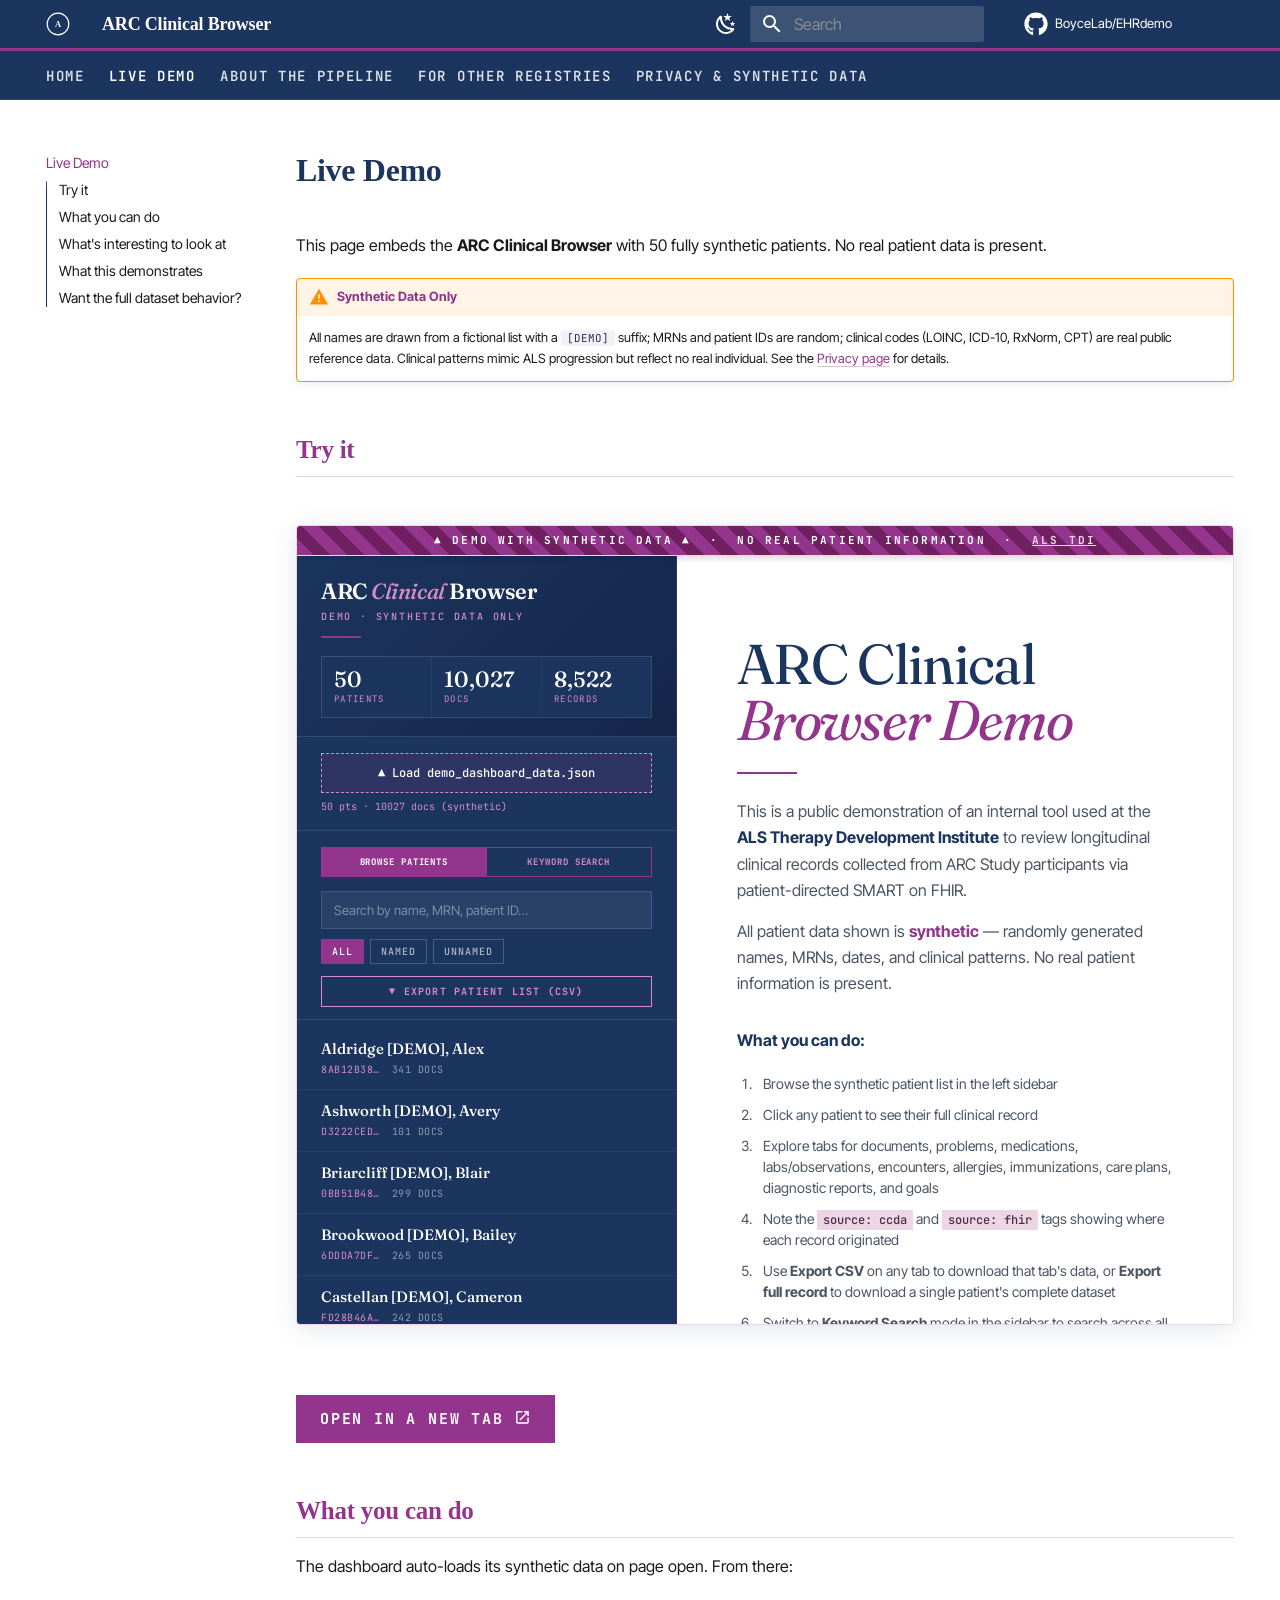
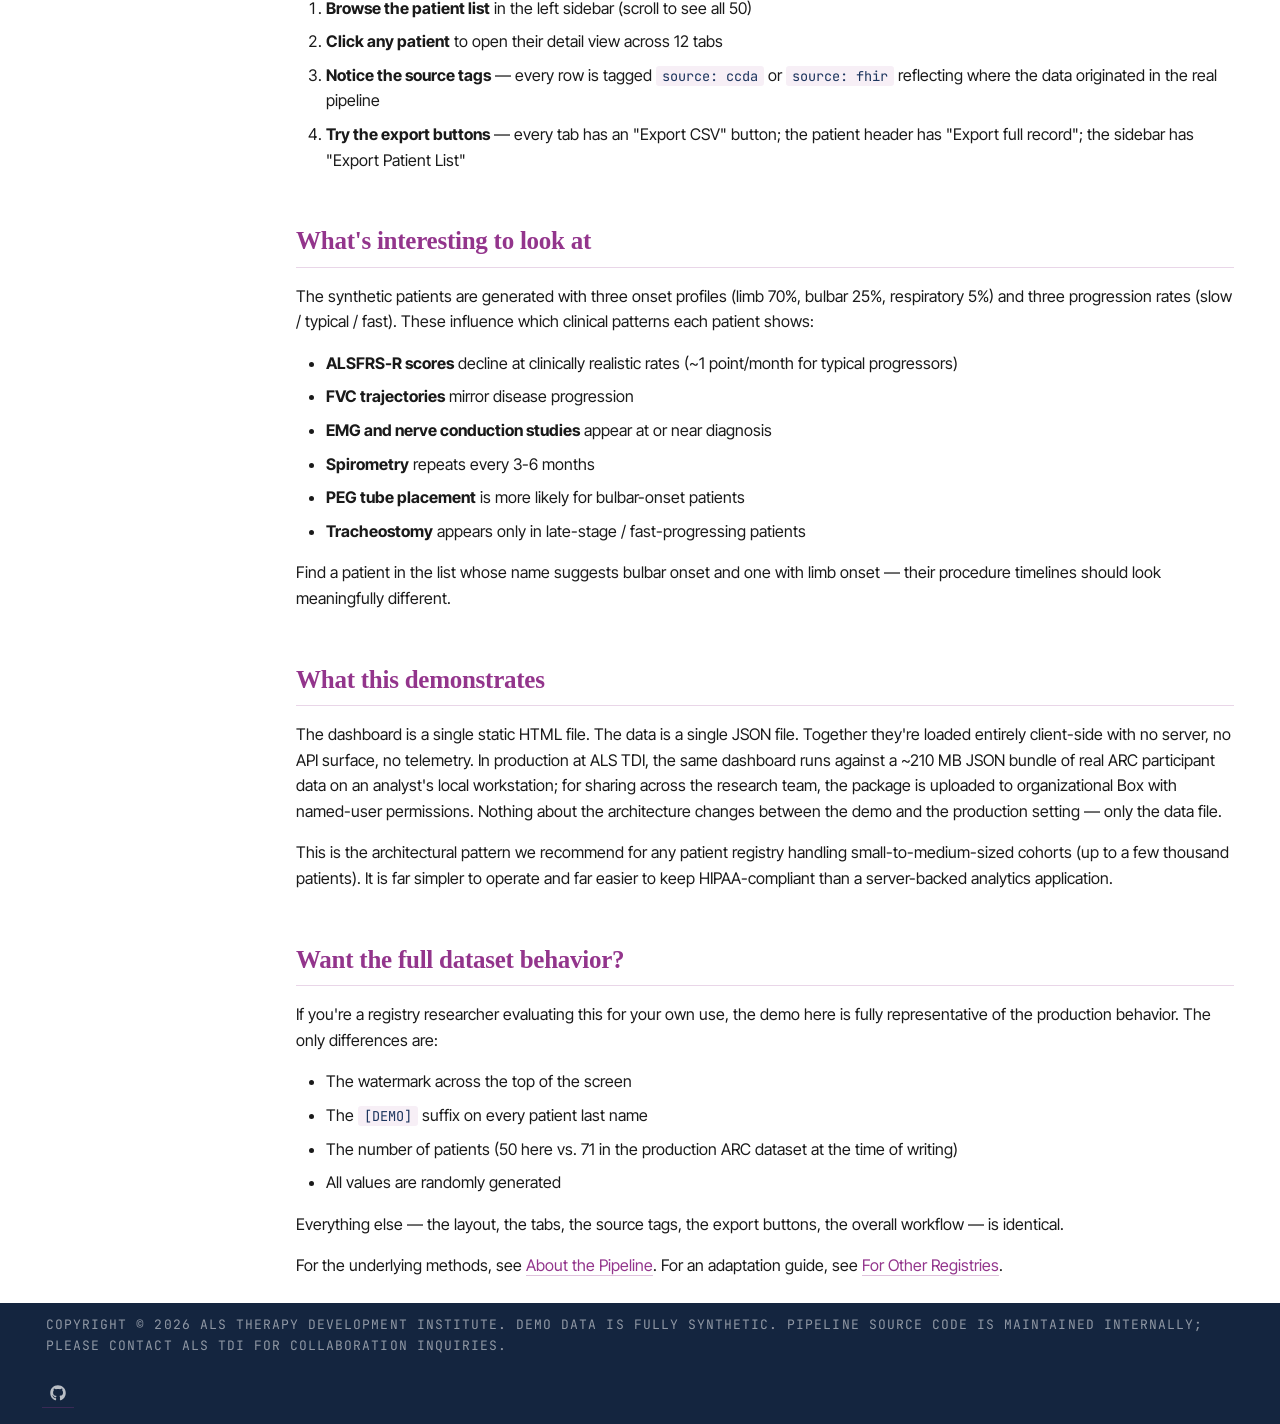
<file: demo/index.html>
<!doctype html>
<html lang="en" class="no-js">
  <head>
    
      <meta charset="utf-8">
      <meta name="viewport" content="width=device-width,initial-scale=1">
      
        <meta name="description" content="A reproducible, local-first ETL and visualization pipeline for patient-directed SMART on FHIR clinical records — public demo from ALS Therapy Development Institute.">
      
      
        <meta name="author" content="ALS Therapy Development Institute">
      
      
        <link rel="canonical" href="https://boycelab.github.io/EHRdemo/demo/">
      
      
        <link rel="prev" href="..">
      
      
        <link rel="next" href="../pipeline/">
      
      
        
      
      
      <link rel="icon" href="../assets/favicon.svg">
      <meta name="generator" content="mkdocs-1.6.1, mkdocs-material-9.7.6">
    
    
      
        <title>Live Demo - ARC Clinical Browser</title>
      
    
    
      <link rel="stylesheet" href="../assets/stylesheets/main.484c7ddc.min.css">
      
        
        <link rel="stylesheet" href="../assets/stylesheets/palette.ab4e12ef.min.css">
      
      


    
    
      
    
    
      
        
        
        <link rel="preconnect" href="https://fonts.gstatic.com" crossorigin>
        <link rel="stylesheet" href="https://fonts.googleapis.com/css?family=Inter+Tight:300,300i,400,400i,700,700i%7CJetBrains+Mono:400,400i,700,700i&display=fallback">
        <style>:root{--md-text-font:"Inter Tight";--md-code-font:"JetBrains Mono"}</style>
      
    
    
      <link rel="stylesheet" href="../stylesheets/alstdi-brand.css">
    
    <script>__md_scope=new URL("..",location),__md_hash=e=>[...e].reduce(((e,_)=>(e<<5)-e+_.charCodeAt(0)),0),__md_get=(e,_=localStorage,t=__md_scope)=>JSON.parse(_.getItem(t.pathname+"."+e)),__md_set=(e,_,t=localStorage,a=__md_scope)=>{try{t.setItem(a.pathname+"."+e,JSON.stringify(_))}catch(e){}}</script>
    
      

    
    
  </head>
  
  
    
    
      
    
    
    
    
    <body dir="ltr" data-md-color-scheme="default" data-md-color-primary="indigo" data-md-color-accent="deep-purple">
  
    
    <input class="md-toggle" data-md-toggle="drawer" type="checkbox" id="__drawer" autocomplete="off">
    <input class="md-toggle" data-md-toggle="search" type="checkbox" id="__search" autocomplete="off">
    <label class="md-overlay" for="__drawer"></label>
    <div data-md-component="skip">
      
        
        <a href="#live-demo" class="md-skip">
          Skip to content
        </a>
      
    </div>
    <div data-md-component="announce">
      
    </div>
    
    
      

<header class="md-header" data-md-component="header">
  <nav class="md-header__inner md-grid" aria-label="Header">
    <a href=".." title="ARC Clinical Browser" class="md-header__button md-logo" aria-label="ARC Clinical Browser" data-md-component="logo">
      
  <img src="../assets/logo.svg" alt="logo">

    </a>
    <label class="md-header__button md-icon" for="__drawer">
      
      <svg xmlns="http://www.w3.org/2000/svg" viewBox="0 0 24 24"><path d="M3 6h18v2H3zm0 5h18v2H3zm0 5h18v2H3z"/></svg>
    </label>
    <div class="md-header__title" data-md-component="header-title">
      <div class="md-header__ellipsis">
        <div class="md-header__topic">
          <span class="md-ellipsis">
            ARC Clinical Browser
          </span>
        </div>
        <div class="md-header__topic" data-md-component="header-topic">
          <span class="md-ellipsis">
            
              Live Demo
            
          </span>
        </div>
      </div>
    </div>
    
      
        <form class="md-header__option" data-md-component="palette">
  
    
    
    
    <input class="md-option" data-md-color-media="" data-md-color-scheme="default" data-md-color-primary="indigo" data-md-color-accent="deep-purple"  aria-label="Switch to dark mode"  type="radio" name="__palette" id="__palette_0">
    
      <label class="md-header__button md-icon" title="Switch to dark mode" for="__palette_1" hidden>
        <svg xmlns="http://www.w3.org/2000/svg" viewBox="0 0 24 24"><path d="m17.75 4.09-2.53 1.94.91 3.06-2.63-1.81-2.63 1.81.91-3.06-2.53-1.94L12.44 4l1.06-3 1.06 3zm3.5 6.91-1.64 1.25.59 1.98-1.7-1.17-1.7 1.17.59-1.98L15.75 11l2.06-.05L18.5 9l.69 1.95zm-2.28 4.95c.83-.08 1.72 1.1 1.19 1.85-.32.45-.66.87-1.08 1.27C15.17 23 8.84 23 4.94 19.07c-3.91-3.9-3.91-10.24 0-14.14.4-.4.82-.76 1.27-1.08.75-.53 1.93.36 1.85 1.19-.27 2.86.69 5.83 2.89 8.02a9.96 9.96 0 0 0 8.02 2.89m-1.64 2.02a12.08 12.08 0 0 1-7.8-3.47c-2.17-2.19-3.33-5-3.49-7.82-2.81 3.14-2.7 7.96.31 10.98 3.02 3.01 7.84 3.12 10.98.31"/></svg>
      </label>
    
  
    
    
    
    <input class="md-option" data-md-color-media="" data-md-color-scheme="slate" data-md-color-primary="indigo" data-md-color-accent="deep-purple"  aria-label="Switch to light mode"  type="radio" name="__palette" id="__palette_1">
    
      <label class="md-header__button md-icon" title="Switch to light mode" for="__palette_0" hidden>
        <svg xmlns="http://www.w3.org/2000/svg" viewBox="0 0 24 24"><path d="M12 7a5 5 0 0 1 5 5 5 5 0 0 1-5 5 5 5 0 0 1-5-5 5 5 0 0 1 5-5m0 2a3 3 0 0 0-3 3 3 3 0 0 0 3 3 3 3 0 0 0 3-3 3 3 0 0 0-3-3m0-7 2.39 3.42C13.65 5.15 12.84 5 12 5s-1.65.15-2.39.42zM3.34 7l4.16-.35A7.2 7.2 0 0 0 5.94 8.5c-.44.74-.69 1.5-.83 2.29zm.02 10 1.76-3.77a7.131 7.131 0 0 0 2.38 4.14zM20.65 7l-1.77 3.79a7.02 7.02 0 0 0-2.38-4.15zm-.01 10-4.14.36c.59-.51 1.12-1.14 1.54-1.86.42-.73.69-1.5.83-2.29zM12 22l-2.41-3.44c.74.27 1.55.44 2.41.44.82 0 1.63-.17 2.37-.44z"/></svg>
      </label>
    
  
</form>
      
    
    
      <script>var palette=__md_get("__palette");if(palette&&palette.color){if("(prefers-color-scheme)"===palette.color.media){var media=matchMedia("(prefers-color-scheme: light)"),input=document.querySelector(media.matches?"[data-md-color-media='(prefers-color-scheme: light)']":"[data-md-color-media='(prefers-color-scheme: dark)']");palette.color.media=input.getAttribute("data-md-color-media"),palette.color.scheme=input.getAttribute("data-md-color-scheme"),palette.color.primary=input.getAttribute("data-md-color-primary"),palette.color.accent=input.getAttribute("data-md-color-accent")}for(var[key,value]of Object.entries(palette.color))document.body.setAttribute("data-md-color-"+key,value)}</script>
    
    
    
      
      
        <label class="md-header__button md-icon" for="__search">
          
          <svg xmlns="http://www.w3.org/2000/svg" viewBox="0 0 24 24"><path d="M9.5 3A6.5 6.5 0 0 1 16 9.5c0 1.61-.59 3.09-1.56 4.23l.27.27h.79l5 5-1.5 1.5-5-5v-.79l-.27-.27A6.52 6.52 0 0 1 9.5 16 6.5 6.5 0 0 1 3 9.5 6.5 6.5 0 0 1 9.5 3m0 2C7 5 5 7 5 9.5S7 14 9.5 14 14 12 14 9.5 12 5 9.5 5"/></svg>
        </label>
        <div class="md-search" data-md-component="search" role="dialog">
  <label class="md-search__overlay" for="__search"></label>
  <div class="md-search__inner" role="search">
    <form class="md-search__form" name="search">
      <input type="text" class="md-search__input" name="query" aria-label="Search" placeholder="Search" autocapitalize="off" autocorrect="off" autocomplete="off" spellcheck="false" data-md-component="search-query" required>
      <label class="md-search__icon md-icon" for="__search">
        
        <svg xmlns="http://www.w3.org/2000/svg" viewBox="0 0 24 24"><path d="M9.5 3A6.5 6.5 0 0 1 16 9.5c0 1.61-.59 3.09-1.56 4.23l.27.27h.79l5 5-1.5 1.5-5-5v-.79l-.27-.27A6.52 6.52 0 0 1 9.5 16 6.5 6.5 0 0 1 3 9.5 6.5 6.5 0 0 1 9.5 3m0 2C7 5 5 7 5 9.5S7 14 9.5 14 14 12 14 9.5 12 5 9.5 5"/></svg>
        
        <svg xmlns="http://www.w3.org/2000/svg" viewBox="0 0 24 24"><path d="M20 11v2H8l5.5 5.5-1.42 1.42L4.16 12l7.92-7.92L13.5 5.5 8 11z"/></svg>
      </label>
      <nav class="md-search__options" aria-label="Search">
        
        <button type="reset" class="md-search__icon md-icon" title="Clear" aria-label="Clear" tabindex="-1">
          
          <svg xmlns="http://www.w3.org/2000/svg" viewBox="0 0 24 24"><path d="M19 6.41 17.59 5 12 10.59 6.41 5 5 6.41 10.59 12 5 17.59 6.41 19 12 13.41 17.59 19 19 17.59 13.41 12z"/></svg>
        </button>
      </nav>
      
        <div class="md-search__suggest" data-md-component="search-suggest"></div>
      
    </form>
    <div class="md-search__output">
      <div class="md-search__scrollwrap" tabindex="0" data-md-scrollfix>
        <div class="md-search-result" data-md-component="search-result">
          <div class="md-search-result__meta">
            Initializing search
          </div>
          <ol class="md-search-result__list" role="presentation"></ol>
        </div>
      </div>
    </div>
  </div>
</div>
      
    
    
      <div class="md-header__source">
        <a href="https://github.com/BoyceLab/EHRdemo" title="Go to repository" class="md-source" data-md-component="source">
  <div class="md-source__icon md-icon">
    
    <svg xmlns="http://www.w3.org/2000/svg" viewBox="0 0 512 512"><!--! Font Awesome Free 7.1.0 by @fontawesome - https://fontawesome.com License - https://fontawesome.com/license/free (Icons: CC BY 4.0, Fonts: SIL OFL 1.1, Code: MIT License) Copyright 2025 Fonticons, Inc.--><path d="M173.9 397.4c0 2-2.3 3.6-5.2 3.6-3.3.3-5.6-1.3-5.6-3.6 0-2 2.3-3.6 5.2-3.6 3-.3 5.6 1.3 5.6 3.6m-31.1-4.5c-.7 2 1.3 4.3 4.3 4.9 2.6 1 5.6 0 6.2-2s-1.3-4.3-4.3-5.2c-2.6-.7-5.5.3-6.2 2.3m44.2-1.7c-2.9.7-4.9 2.6-4.6 4.9.3 2 2.9 3.3 5.9 2.6 2.9-.7 4.9-2.6 4.6-4.6-.3-1.9-3-3.2-5.9-2.9M252.8 8C114.1 8 8 113.3 8 252c0 110.9 69.8 205.8 169.5 239.2 12.8 2.3 17.3-5.6 17.3-12.1 0-6.2-.3-40.4-.3-61.4 0 0-70 15-84.7-29.8 0 0-11.4-29.1-27.8-36.6 0 0-22.9-15.7 1.6-15.4 0 0 24.9 2 38.6 25.8 21.9 38.6 58.6 27.5 72.9 20.9 2.3-16 8.8-27.1 16-33.7-55.9-6.2-112.3-14.3-112.3-110.5 0-27.5 7.6-41.3 23.6-58.9-2.6-6.5-11.1-33.3 2.6-67.9 20.9-6.5 69 27 69 27 20-5.6 41.5-8.5 62.8-8.5s42.8 2.9 62.8 8.5c0 0 48.1-33.6 69-27 13.7 34.7 5.2 61.4 2.6 67.9 16 17.7 25.8 31.5 25.8 58.9 0 96.5-58.9 104.2-114.8 110.5 9.2 7.9 17 22.9 17 46.4 0 33.7-.3 75.4-.3 83.6 0 6.5 4.6 14.4 17.3 12.1C436.2 457.8 504 362.9 504 252 504 113.3 391.5 8 252.8 8M105.2 352.9c-1.3 1-1 3.3.7 5.2 1.6 1.6 3.9 2.3 5.2 1 1.3-1 1-3.3-.7-5.2-1.6-1.6-3.9-2.3-5.2-1m-10.8-8.1c-.7 1.3.3 2.9 2.3 3.9 1.6 1 3.6.7 4.3-.7.7-1.3-.3-2.9-2.3-3.9-2-.6-3.6-.3-4.3.7m32.4 35.6c-1.6 1.3-1 4.3 1.3 6.2 2.3 2.3 5.2 2.6 6.5 1 1.3-1.3.7-4.3-1.3-6.2-2.2-2.3-5.2-2.6-6.5-1m-11.4-14.7c-1.6 1-1.6 3.6 0 5.9s4.3 3.3 5.6 2.3c1.6-1.3 1.6-3.9 0-6.2-1.4-2.3-4-3.3-5.6-2"/></svg>
  </div>
  <div class="md-source__repository">
    BoyceLab/EHRdemo
  </div>
</a>
      </div>
    
  </nav>
  
</header>
    
    <div class="md-container" data-md-component="container">
      
      
        
          
            
<nav class="md-tabs" aria-label="Tabs" data-md-component="tabs">
  <div class="md-grid">
    <ul class="md-tabs__list">
      
        
  
  
  
  
    <li class="md-tabs__item">
      <a href=".." class="md-tabs__link">
        
  
  
    
  
  Home

      </a>
    </li>
  

      
        
  
  
  
    
  
  
    <li class="md-tabs__item md-tabs__item--active">
      <a href="./" class="md-tabs__link">
        
  
  
    
  
  Live Demo

      </a>
    </li>
  

      
        
  
  
  
  
    <li class="md-tabs__item">
      <a href="../pipeline/" class="md-tabs__link">
        
  
  
    
  
  About the Pipeline

      </a>
    </li>
  

      
        
  
  
  
  
    <li class="md-tabs__item">
      <a href="../adopt/" class="md-tabs__link">
        
  
  
    
  
  For Other Registries

      </a>
    </li>
  

      
        
  
  
  
  
    <li class="md-tabs__item">
      <a href="../privacy/" class="md-tabs__link">
        
  
  
    
  
  Privacy & Synthetic Data

      </a>
    </li>
  

      
    </ul>
  </div>
</nav>
          
        
      
      <main class="md-main" data-md-component="main">
        <div class="md-main__inner md-grid">
          
            
              
              <div class="md-sidebar md-sidebar--primary" data-md-component="sidebar" data-md-type="navigation" >
                <div class="md-sidebar__scrollwrap">
                  <div class="md-sidebar__inner">
                    


  


  

<nav class="md-nav md-nav--primary md-nav--lifted md-nav--integrated" aria-label="Navigation" data-md-level="0">
  <label class="md-nav__title" for="__drawer">
    <a href=".." title="ARC Clinical Browser" class="md-nav__button md-logo" aria-label="ARC Clinical Browser" data-md-component="logo">
      
  <img src="../assets/logo.svg" alt="logo">

    </a>
    ARC Clinical Browser
  </label>
  
    <div class="md-nav__source">
      <a href="https://github.com/BoyceLab/EHRdemo" title="Go to repository" class="md-source" data-md-component="source">
  <div class="md-source__icon md-icon">
    
    <svg xmlns="http://www.w3.org/2000/svg" viewBox="0 0 512 512"><!--! Font Awesome Free 7.1.0 by @fontawesome - https://fontawesome.com License - https://fontawesome.com/license/free (Icons: CC BY 4.0, Fonts: SIL OFL 1.1, Code: MIT License) Copyright 2025 Fonticons, Inc.--><path d="M173.9 397.4c0 2-2.3 3.6-5.2 3.6-3.3.3-5.6-1.3-5.6-3.6 0-2 2.3-3.6 5.2-3.6 3-.3 5.6 1.3 5.6 3.6m-31.1-4.5c-.7 2 1.3 4.3 4.3 4.9 2.6 1 5.6 0 6.2-2s-1.3-4.3-4.3-5.2c-2.6-.7-5.5.3-6.2 2.3m44.2-1.7c-2.9.7-4.9 2.6-4.6 4.9.3 2 2.9 3.3 5.9 2.6 2.9-.7 4.9-2.6 4.6-4.6-.3-1.9-3-3.2-5.9-2.9M252.8 8C114.1 8 8 113.3 8 252c0 110.9 69.8 205.8 169.5 239.2 12.8 2.3 17.3-5.6 17.3-12.1 0-6.2-.3-40.4-.3-61.4 0 0-70 15-84.7-29.8 0 0-11.4-29.1-27.8-36.6 0 0-22.9-15.7 1.6-15.4 0 0 24.9 2 38.6 25.8 21.9 38.6 58.6 27.5 72.9 20.9 2.3-16 8.8-27.1 16-33.7-55.9-6.2-112.3-14.3-112.3-110.5 0-27.5 7.6-41.3 23.6-58.9-2.6-6.5-11.1-33.3 2.6-67.9 20.9-6.5 69 27 69 27 20-5.6 41.5-8.5 62.8-8.5s42.8 2.9 62.8 8.5c0 0 48.1-33.6 69-27 13.7 34.7 5.2 61.4 2.6 67.9 16 17.7 25.8 31.5 25.8 58.9 0 96.5-58.9 104.2-114.8 110.5 9.2 7.9 17 22.9 17 46.4 0 33.7-.3 75.4-.3 83.6 0 6.5 4.6 14.4 17.3 12.1C436.2 457.8 504 362.9 504 252 504 113.3 391.5 8 252.8 8M105.2 352.9c-1.3 1-1 3.3.7 5.2 1.6 1.6 3.9 2.3 5.2 1 1.3-1 1-3.3-.7-5.2-1.6-1.6-3.9-2.3-5.2-1m-10.8-8.1c-.7 1.3.3 2.9 2.3 3.9 1.6 1 3.6.7 4.3-.7.7-1.3-.3-2.9-2.3-3.9-2-.6-3.6-.3-4.3.7m32.4 35.6c-1.6 1.3-1 4.3 1.3 6.2 2.3 2.3 5.2 2.6 6.5 1 1.3-1.3.7-4.3-1.3-6.2-2.2-2.3-5.2-2.6-6.5-1m-11.4-14.7c-1.6 1-1.6 3.6 0 5.9s4.3 3.3 5.6 2.3c1.6-1.3 1.6-3.9 0-6.2-1.4-2.3-4-3.3-5.6-2"/></svg>
  </div>
  <div class="md-source__repository">
    BoyceLab/EHRdemo
  </div>
</a>
    </div>
  
  <ul class="md-nav__list" data-md-scrollfix>
    
      
      
  
  
  
  
    <li class="md-nav__item">
      <a href=".." class="md-nav__link">
        
  
  
  <span class="md-ellipsis">
    
  
    Home
  

    
  </span>
  
  

      </a>
    </li>
  

    
      
      
  
  
    
  
  
  
    <li class="md-nav__item md-nav__item--active">
      
      <input class="md-nav__toggle md-toggle" type="checkbox" id="__toc">
      
      
        
      
      
        <label class="md-nav__link md-nav__link--active" for="__toc">
          
  
  
  <span class="md-ellipsis">
    
  
    Live Demo
  

    
  </span>
  
  

          <span class="md-nav__icon md-icon"></span>
        </label>
      
      <a href="./" class="md-nav__link md-nav__link--active">
        
  
  
  <span class="md-ellipsis">
    
  
    Live Demo
  

    
  </span>
  
  

      </a>
      
        

<nav class="md-nav md-nav--secondary" aria-label="Table of contents">
  
  
  
    
  
  
    <label class="md-nav__title" for="__toc">
      <span class="md-nav__icon md-icon"></span>
      Table of contents
    </label>
    <ul class="md-nav__list" data-md-component="toc" data-md-scrollfix>
      
        <li class="md-nav__item">
  <a href="#try-it" class="md-nav__link">
    <span class="md-ellipsis">
      
        Try it
      
    </span>
  </a>
  
</li>
      
        <li class="md-nav__item">
  <a href="#what-you-can-do" class="md-nav__link">
    <span class="md-ellipsis">
      
        What you can do
      
    </span>
  </a>
  
</li>
      
        <li class="md-nav__item">
  <a href="#whats-interesting-to-look-at" class="md-nav__link">
    <span class="md-ellipsis">
      
        What's interesting to look at
      
    </span>
  </a>
  
</li>
      
        <li class="md-nav__item">
  <a href="#what-this-demonstrates" class="md-nav__link">
    <span class="md-ellipsis">
      
        What this demonstrates
      
    </span>
  </a>
  
</li>
      
        <li class="md-nav__item">
  <a href="#want-the-full-dataset-behavior" class="md-nav__link">
    <span class="md-ellipsis">
      
        Want the full dataset behavior?
      
    </span>
  </a>
  
</li>
      
    </ul>
  
</nav>
      
    </li>
  

    
      
      
  
  
  
  
    <li class="md-nav__item">
      <a href="../pipeline/" class="md-nav__link">
        
  
  
  <span class="md-ellipsis">
    
  
    About the Pipeline
  

    
  </span>
  
  

      </a>
    </li>
  

    
      
      
  
  
  
  
    <li class="md-nav__item">
      <a href="../adopt/" class="md-nav__link">
        
  
  
  <span class="md-ellipsis">
    
  
    For Other Registries
  

    
  </span>
  
  

      </a>
    </li>
  

    
      
      
  
  
  
  
    <li class="md-nav__item">
      <a href="../privacy/" class="md-nav__link">
        
  
  
  <span class="md-ellipsis">
    
  
    Privacy & Synthetic Data
  

    
  </span>
  
  

      </a>
    </li>
  

    
  </ul>
</nav>
                  </div>
                </div>
              </div>
            
            
          
          
            <div class="md-content" data-md-component="content">
              
              <article class="md-content__inner md-typeset">
                
                  


  
  


<h1 id="live-demo">Live Demo<a class="headerlink" href="#live-demo" title="Anchor link to this section">&para;</a></h1>
<p>This page embeds the <strong>ARC Clinical Browser</strong> with 50 fully synthetic patients. No real patient data is present.</p>
<div class="admonition warning">
<p class="admonition-title">Synthetic Data Only</p>
<p>All names are drawn from a fictional list with a <code>[DEMO]</code> suffix; MRNs and patient IDs are random; clinical codes (LOINC, ICD-10, RxNorm, CPT) are real public reference data. Clinical patterns mimic ALS progression but reflect no real individual. See the <a href="../privacy/">Privacy page</a> for details.</p>
</div>
<h2 id="try-it">Try it<a class="headerlink" href="#try-it" title="Anchor link to this section">&para;</a></h2>
<iframe class="dashboard-embed" src="../dashboard_demo.html" title="ARC Clinical Browser Demo"></iframe>

<p><a class="als-button" href="../dashboard_demo.html" target="_blank">Open in a new tab <span class="twemoji"><svg xmlns="http://www.w3.org/2000/svg" viewBox="0 0 24 24"><path d="M14 3v2h3.59l-9.83 9.83 1.41 1.41L19 6.41V10h2V3m-2 16H5V5h7V3H5a2 2 0 0 0-2 2v14a2 2 0 0 0 2 2h14a2 2 0 0 0 2-2v-7h-2z"/></svg></span></a></p>
<h2 id="what-you-can-do">What you can do<a class="headerlink" href="#what-you-can-do" title="Anchor link to this section">&para;</a></h2>
<p>The dashboard auto-loads its synthetic data on page open. From there:</p>
<ol>
<li><strong>Browse the patient list</strong> in the left sidebar (scroll to see all 50)</li>
<li><strong>Click any patient</strong> to open their detail view across 12 tabs</li>
<li><strong>Notice the source tags</strong> — every row is tagged <code>source: ccda</code> or <code>source: fhir</code> reflecting where the data originated in the real pipeline</li>
<li><strong>Try the export buttons</strong> — every tab has an "Export CSV" button; the patient header has "Export full record"; the sidebar has "Export Patient List"</li>
</ol>
<h2 id="whats-interesting-to-look-at">What's interesting to look at<a class="headerlink" href="#whats-interesting-to-look-at" title="Anchor link to this section">&para;</a></h2>
<p>The synthetic patients are generated with three onset profiles (limb 70%, bulbar 25%, respiratory 5%) and three progression rates (slow / typical / fast). These influence which clinical patterns each patient shows:</p>
<ul>
<li><strong>ALSFRS-R scores</strong> decline at clinically realistic rates (~1 point/month for typical progressors)</li>
<li><strong>FVC trajectories</strong> mirror disease progression</li>
<li><strong>EMG and nerve conduction studies</strong> appear at or near diagnosis</li>
<li><strong>Spirometry</strong> repeats every 3-6 months</li>
<li><strong>PEG tube placement</strong> is more likely for bulbar-onset patients</li>
<li><strong>Tracheostomy</strong> appears only in late-stage / fast-progressing patients</li>
</ul>
<p>Find a patient in the list whose name suggests bulbar onset and one with limb onset — their procedure timelines should look meaningfully different.</p>
<h2 id="what-this-demonstrates">What this demonstrates<a class="headerlink" href="#what-this-demonstrates" title="Anchor link to this section">&para;</a></h2>
<p>The dashboard is a single static HTML file. The data is a single JSON file. Together they're loaded entirely client-side with no server, no API surface, no telemetry. In production at ALS TDI, the same dashboard runs against a ~210 MB JSON bundle of real ARC participant data on an analyst's local workstation; for sharing across the research team, the package is uploaded to organizational Box with named-user permissions. Nothing about the architecture changes between the demo and the production setting — only the data file.</p>
<p>This is the architectural pattern we recommend for any patient registry handling small-to-medium-sized cohorts (up to a few thousand patients). It is far simpler to operate and far easier to keep HIPAA-compliant than a server-backed analytics application.</p>
<h2 id="want-the-full-dataset-behavior">Want the full dataset behavior?<a class="headerlink" href="#want-the-full-dataset-behavior" title="Anchor link to this section">&para;</a></h2>
<p>If you're a registry researcher evaluating this for your own use, the demo here is fully representative of the production behavior. The only differences are:</p>
<ul>
<li>The watermark across the top of the screen</li>
<li>The <code>[DEMO]</code> suffix on every patient last name</li>
<li>The number of patients (50 here vs. 71 in the production ARC dataset at the time of writing)</li>
<li>All values are randomly generated</li>
</ul>
<p>Everything else — the layout, the tabs, the source tags, the export buttons, the overall workflow — is identical.</p>
<p>For the underlying methods, see <a href="../pipeline/">About the Pipeline</a>. For an adaptation guide, see <a href="../adopt/">For Other Registries</a>.</p>












                
              </article>
            </div>
          
          
  <script>var tabs=__md_get("__tabs");if(Array.isArray(tabs))e:for(var set of document.querySelectorAll(".tabbed-set")){var labels=set.querySelector(".tabbed-labels");for(var tab of tabs)for(var label of labels.getElementsByTagName("label"))if(label.innerText.trim()===tab){var input=document.getElementById(label.htmlFor);input.checked=!0;continue e}}</script>

<script>var target=document.getElementById(location.hash.slice(1));target&&target.name&&(target.checked=target.name.startsWith("__tabbed_"))</script>
        </div>
        
          <button type="button" class="md-top md-icon" data-md-component="top" hidden>
  
  <svg xmlns="http://www.w3.org/2000/svg" viewBox="0 0 24 24"><path d="M13 20h-2V8l-5.5 5.5-1.42-1.42L12 4.16l7.92 7.92-1.42 1.42L13 8z"/></svg>
  Back to top
</button>
        
      </main>
      
        <footer class="md-footer">
  
  <div class="md-footer-meta md-typeset">
    <div class="md-footer-meta__inner md-grid">
      <div class="md-copyright">
  
    <div class="md-copyright__highlight">
      Copyright © 2026 ALS Therapy Development Institute. Demo data is fully synthetic. Pipeline source code is maintained internally; please contact ALS TDI for collaboration inquiries.

    </div>
  
  
</div>
      
        
<div class="md-social">
  
    
    
    
    
    <a href="https://github.com/BoyceLab/EHRdemo" target="_blank" rel="noopener" title="ALS Therapy Development Institute" class="md-social__link">
      <svg xmlns="http://www.w3.org/2000/svg" viewBox="0 0 512 512"><!--! Font Awesome Free 7.1.0 by @fontawesome - https://fontawesome.com License - https://fontawesome.com/license/free (Icons: CC BY 4.0, Fonts: SIL OFL 1.1, Code: MIT License) Copyright 2025 Fonticons, Inc.--><path d="M173.9 397.4c0 2-2.3 3.6-5.2 3.6-3.3.3-5.6-1.3-5.6-3.6 0-2 2.3-3.6 5.2-3.6 3-.3 5.6 1.3 5.6 3.6m-31.1-4.5c-.7 2 1.3 4.3 4.3 4.9 2.6 1 5.6 0 6.2-2s-1.3-4.3-4.3-5.2c-2.6-.7-5.5.3-6.2 2.3m44.2-1.7c-2.9.7-4.9 2.6-4.6 4.9.3 2 2.9 3.3 5.9 2.6 2.9-.7 4.9-2.6 4.6-4.6-.3-1.9-3-3.2-5.9-2.9M252.8 8C114.1 8 8 113.3 8 252c0 110.9 69.8 205.8 169.5 239.2 12.8 2.3 17.3-5.6 17.3-12.1 0-6.2-.3-40.4-.3-61.4 0 0-70 15-84.7-29.8 0 0-11.4-29.1-27.8-36.6 0 0-22.9-15.7 1.6-15.4 0 0 24.9 2 38.6 25.8 21.9 38.6 58.6 27.5 72.9 20.9 2.3-16 8.8-27.1 16-33.7-55.9-6.2-112.3-14.3-112.3-110.5 0-27.5 7.6-41.3 23.6-58.9-2.6-6.5-11.1-33.3 2.6-67.9 20.9-6.5 69 27 69 27 20-5.6 41.5-8.5 62.8-8.5s42.8 2.9 62.8 8.5c0 0 48.1-33.6 69-27 13.7 34.7 5.2 61.4 2.6 67.9 16 17.7 25.8 31.5 25.8 58.9 0 96.5-58.9 104.2-114.8 110.5 9.2 7.9 17 22.9 17 46.4 0 33.7-.3 75.4-.3 83.6 0 6.5 4.6 14.4 17.3 12.1C436.2 457.8 504 362.9 504 252 504 113.3 391.5 8 252.8 8M105.2 352.9c-1.3 1-1 3.3.7 5.2 1.6 1.6 3.9 2.3 5.2 1 1.3-1 1-3.3-.7-5.2-1.6-1.6-3.9-2.3-5.2-1m-10.8-8.1c-.7 1.3.3 2.9 2.3 3.9 1.6 1 3.6.7 4.3-.7.7-1.3-.3-2.9-2.3-3.9-2-.6-3.6-.3-4.3.7m32.4 35.6c-1.6 1.3-1 4.3 1.3 6.2 2.3 2.3 5.2 2.6 6.5 1 1.3-1.3.7-4.3-1.3-6.2-2.2-2.3-5.2-2.6-6.5-1m-11.4-14.7c-1.6 1-1.6 3.6 0 5.9s4.3 3.3 5.6 2.3c1.6-1.3 1.6-3.9 0-6.2-1.4-2.3-4-3.3-5.6-2"/></svg>
    </a>
  
</div>
      
    </div>
  </div>
</footer>
      
    </div>
    <div class="md-dialog" data-md-component="dialog">
      <div class="md-dialog__inner md-typeset"></div>
    </div>
    
    
    
      
      
      <script id="__config" type="application/json">{"annotate": null, "base": "..", "features": ["navigation.instant", "navigation.tracking", "navigation.tabs", "navigation.sections", "navigation.top", "toc.integrate", "search.suggest", "search.highlight", "content.code.copy", "content.tabs.link"], "search": "../assets/javascripts/workers/search.2c215733.min.js", "tags": null, "translations": {"clipboard.copied": "Copied to clipboard", "clipboard.copy": "Copy to clipboard", "search.result.more.one": "1 more on this page", "search.result.more.other": "# more on this page", "search.result.none": "No matching documents", "search.result.one": "1 matching document", "search.result.other": "# matching documents", "search.result.placeholder": "Type to start searching", "search.result.term.missing": "Missing", "select.version": "Select version"}, "version": null}</script>
    
    
      <script src="../assets/javascripts/bundle.79ae519e.min.js"></script>
      
    
  </body>
</html>
</file>
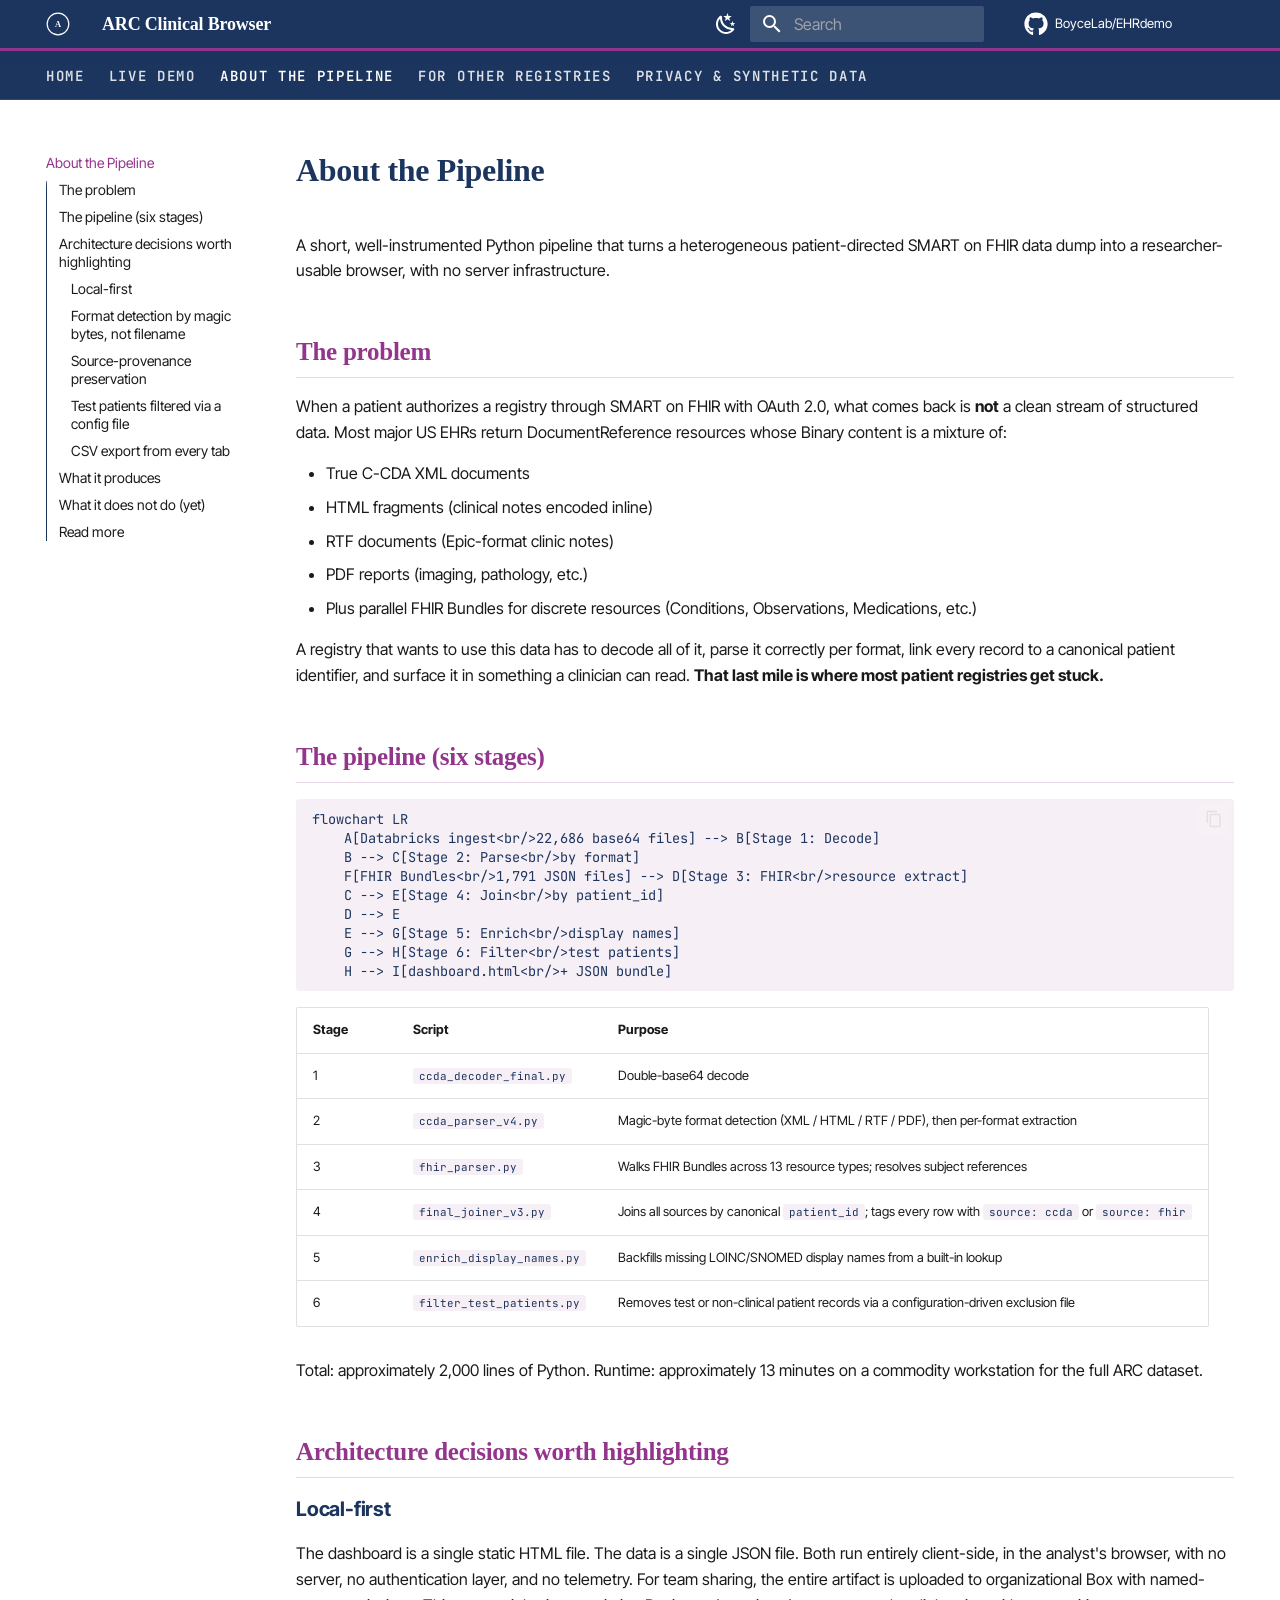
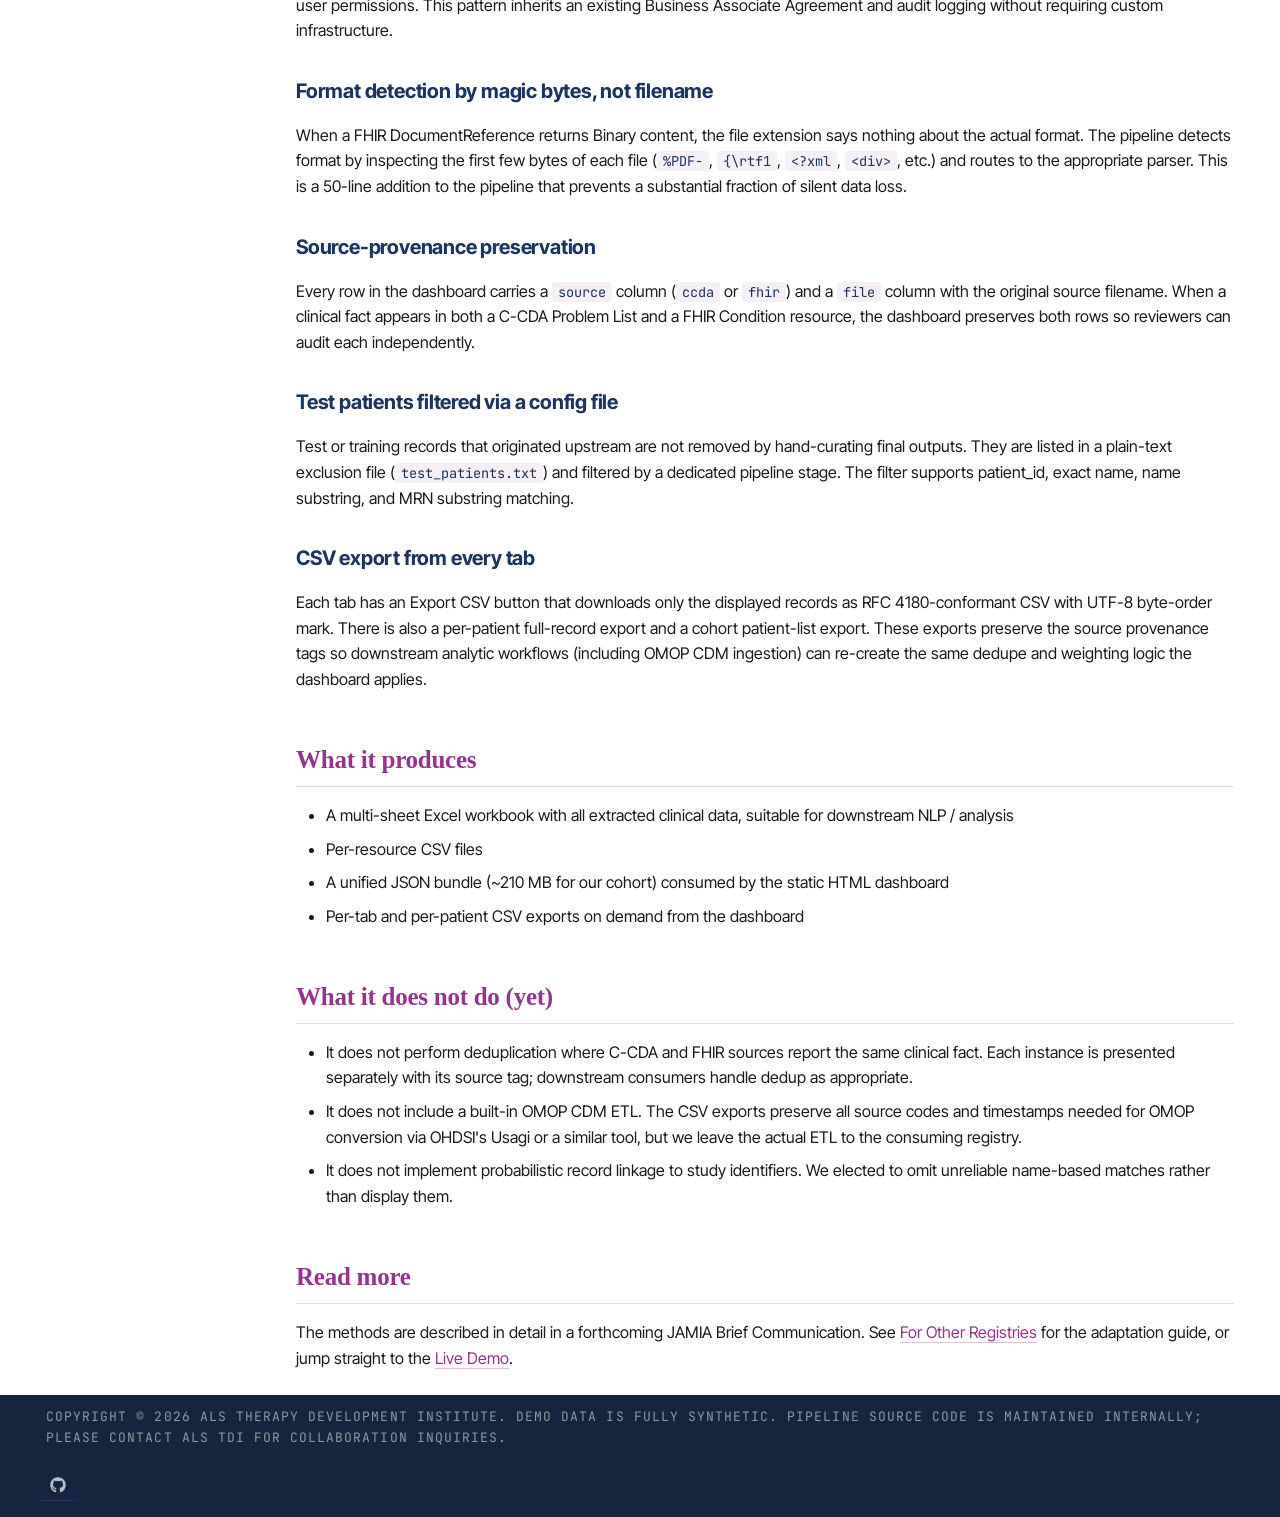
<file: pipeline/index.html>
<!doctype html>
<html lang="en" class="no-js">
  <head>
    
      <meta charset="utf-8">
      <meta name="viewport" content="width=device-width,initial-scale=1">
      
        <meta name="description" content="A reproducible, local-first ETL and visualization pipeline for patient-directed SMART on FHIR clinical records — public demo from ALS Therapy Development Institute.">
      
      
        <meta name="author" content="ALS Therapy Development Institute">
      
      
        <link rel="canonical" href="https://boycelab.github.io/EHRdemo/pipeline/">
      
      
        <link rel="prev" href="../demo/">
      
      
        <link rel="next" href="../adopt/">
      
      
        
      
      
      <link rel="icon" href="../assets/favicon.svg">
      <meta name="generator" content="mkdocs-1.6.1, mkdocs-material-9.7.6">
    
    
      
        <title>About the Pipeline - ARC Clinical Browser</title>
      
    
    
      <link rel="stylesheet" href="../assets/stylesheets/main.484c7ddc.min.css">
      
        
        <link rel="stylesheet" href="../assets/stylesheets/palette.ab4e12ef.min.css">
      
      


    
    
      
    
    
      
        
        
        <link rel="preconnect" href="https://fonts.gstatic.com" crossorigin>
        <link rel="stylesheet" href="https://fonts.googleapis.com/css?family=Inter+Tight:300,300i,400,400i,700,700i%7CJetBrains+Mono:400,400i,700,700i&display=fallback">
        <style>:root{--md-text-font:"Inter Tight";--md-code-font:"JetBrains Mono"}</style>
      
    
    
      <link rel="stylesheet" href="../stylesheets/alstdi-brand.css">
    
    <script>__md_scope=new URL("..",location),__md_hash=e=>[...e].reduce(((e,_)=>(e<<5)-e+_.charCodeAt(0)),0),__md_get=(e,_=localStorage,t=__md_scope)=>JSON.parse(_.getItem(t.pathname+"."+e)),__md_set=(e,_,t=localStorage,a=__md_scope)=>{try{t.setItem(a.pathname+"."+e,JSON.stringify(_))}catch(e){}}</script>
    
      

    
    
  </head>
  
  
    
    
      
    
    
    
    
    <body dir="ltr" data-md-color-scheme="default" data-md-color-primary="indigo" data-md-color-accent="deep-purple">
  
    
    <input class="md-toggle" data-md-toggle="drawer" type="checkbox" id="__drawer" autocomplete="off">
    <input class="md-toggle" data-md-toggle="search" type="checkbox" id="__search" autocomplete="off">
    <label class="md-overlay" for="__drawer"></label>
    <div data-md-component="skip">
      
        
        <a href="#about-the-pipeline" class="md-skip">
          Skip to content
        </a>
      
    </div>
    <div data-md-component="announce">
      
    </div>
    
    
      

<header class="md-header" data-md-component="header">
  <nav class="md-header__inner md-grid" aria-label="Header">
    <a href=".." title="ARC Clinical Browser" class="md-header__button md-logo" aria-label="ARC Clinical Browser" data-md-component="logo">
      
  <img src="../assets/logo.svg" alt="logo">

    </a>
    <label class="md-header__button md-icon" for="__drawer">
      
      <svg xmlns="http://www.w3.org/2000/svg" viewBox="0 0 24 24"><path d="M3 6h18v2H3zm0 5h18v2H3zm0 5h18v2H3z"/></svg>
    </label>
    <div class="md-header__title" data-md-component="header-title">
      <div class="md-header__ellipsis">
        <div class="md-header__topic">
          <span class="md-ellipsis">
            ARC Clinical Browser
          </span>
        </div>
        <div class="md-header__topic" data-md-component="header-topic">
          <span class="md-ellipsis">
            
              About the Pipeline
            
          </span>
        </div>
      </div>
    </div>
    
      
        <form class="md-header__option" data-md-component="palette">
  
    
    
    
    <input class="md-option" data-md-color-media="" data-md-color-scheme="default" data-md-color-primary="indigo" data-md-color-accent="deep-purple"  aria-label="Switch to dark mode"  type="radio" name="__palette" id="__palette_0">
    
      <label class="md-header__button md-icon" title="Switch to dark mode" for="__palette_1" hidden>
        <svg xmlns="http://www.w3.org/2000/svg" viewBox="0 0 24 24"><path d="m17.75 4.09-2.53 1.94.91 3.06-2.63-1.81-2.63 1.81.91-3.06-2.53-1.94L12.44 4l1.06-3 1.06 3zm3.5 6.91-1.64 1.25.59 1.98-1.7-1.17-1.7 1.17.59-1.98L15.75 11l2.06-.05L18.5 9l.69 1.95zm-2.28 4.95c.83-.08 1.72 1.1 1.19 1.85-.32.45-.66.87-1.08 1.27C15.17 23 8.84 23 4.94 19.07c-3.91-3.9-3.91-10.24 0-14.14.4-.4.82-.76 1.27-1.08.75-.53 1.93.36 1.85 1.19-.27 2.86.69 5.83 2.89 8.02a9.96 9.96 0 0 0 8.02 2.89m-1.64 2.02a12.08 12.08 0 0 1-7.8-3.47c-2.17-2.19-3.33-5-3.49-7.82-2.81 3.14-2.7 7.96.31 10.98 3.02 3.01 7.84 3.12 10.98.31"/></svg>
      </label>
    
  
    
    
    
    <input class="md-option" data-md-color-media="" data-md-color-scheme="slate" data-md-color-primary="indigo" data-md-color-accent="deep-purple"  aria-label="Switch to light mode"  type="radio" name="__palette" id="__palette_1">
    
      <label class="md-header__button md-icon" title="Switch to light mode" for="__palette_0" hidden>
        <svg xmlns="http://www.w3.org/2000/svg" viewBox="0 0 24 24"><path d="M12 7a5 5 0 0 1 5 5 5 5 0 0 1-5 5 5 5 0 0 1-5-5 5 5 0 0 1 5-5m0 2a3 3 0 0 0-3 3 3 3 0 0 0 3 3 3 3 0 0 0 3-3 3 3 0 0 0-3-3m0-7 2.39 3.42C13.65 5.15 12.84 5 12 5s-1.65.15-2.39.42zM3.34 7l4.16-.35A7.2 7.2 0 0 0 5.94 8.5c-.44.74-.69 1.5-.83 2.29zm.02 10 1.76-3.77a7.131 7.131 0 0 0 2.38 4.14zM20.65 7l-1.77 3.79a7.02 7.02 0 0 0-2.38-4.15zm-.01 10-4.14.36c.59-.51 1.12-1.14 1.54-1.86.42-.73.69-1.5.83-2.29zM12 22l-2.41-3.44c.74.27 1.55.44 2.41.44.82 0 1.63-.17 2.37-.44z"/></svg>
      </label>
    
  
</form>
      
    
    
      <script>var palette=__md_get("__palette");if(palette&&palette.color){if("(prefers-color-scheme)"===palette.color.media){var media=matchMedia("(prefers-color-scheme: light)"),input=document.querySelector(media.matches?"[data-md-color-media='(prefers-color-scheme: light)']":"[data-md-color-media='(prefers-color-scheme: dark)']");palette.color.media=input.getAttribute("data-md-color-media"),palette.color.scheme=input.getAttribute("data-md-color-scheme"),palette.color.primary=input.getAttribute("data-md-color-primary"),palette.color.accent=input.getAttribute("data-md-color-accent")}for(var[key,value]of Object.entries(palette.color))document.body.setAttribute("data-md-color-"+key,value)}</script>
    
    
    
      
      
        <label class="md-header__button md-icon" for="__search">
          
          <svg xmlns="http://www.w3.org/2000/svg" viewBox="0 0 24 24"><path d="M9.5 3A6.5 6.5 0 0 1 16 9.5c0 1.61-.59 3.09-1.56 4.23l.27.27h.79l5 5-1.5 1.5-5-5v-.79l-.27-.27A6.52 6.52 0 0 1 9.5 16 6.5 6.5 0 0 1 3 9.5 6.5 6.5 0 0 1 9.5 3m0 2C7 5 5 7 5 9.5S7 14 9.5 14 14 12 14 9.5 12 5 9.5 5"/></svg>
        </label>
        <div class="md-search" data-md-component="search" role="dialog">
  <label class="md-search__overlay" for="__search"></label>
  <div class="md-search__inner" role="search">
    <form class="md-search__form" name="search">
      <input type="text" class="md-search__input" name="query" aria-label="Search" placeholder="Search" autocapitalize="off" autocorrect="off" autocomplete="off" spellcheck="false" data-md-component="search-query" required>
      <label class="md-search__icon md-icon" for="__search">
        
        <svg xmlns="http://www.w3.org/2000/svg" viewBox="0 0 24 24"><path d="M9.5 3A6.5 6.5 0 0 1 16 9.5c0 1.61-.59 3.09-1.56 4.23l.27.27h.79l5 5-1.5 1.5-5-5v-.79l-.27-.27A6.52 6.52 0 0 1 9.5 16 6.5 6.5 0 0 1 3 9.5 6.5 6.5 0 0 1 9.5 3m0 2C7 5 5 7 5 9.5S7 14 9.5 14 14 12 14 9.5 12 5 9.5 5"/></svg>
        
        <svg xmlns="http://www.w3.org/2000/svg" viewBox="0 0 24 24"><path d="M20 11v2H8l5.5 5.5-1.42 1.42L4.16 12l7.92-7.92L13.5 5.5 8 11z"/></svg>
      </label>
      <nav class="md-search__options" aria-label="Search">
        
        <button type="reset" class="md-search__icon md-icon" title="Clear" aria-label="Clear" tabindex="-1">
          
          <svg xmlns="http://www.w3.org/2000/svg" viewBox="0 0 24 24"><path d="M19 6.41 17.59 5 12 10.59 6.41 5 5 6.41 10.59 12 5 17.59 6.41 19 12 13.41 17.59 19 19 17.59 13.41 12z"/></svg>
        </button>
      </nav>
      
        <div class="md-search__suggest" data-md-component="search-suggest"></div>
      
    </form>
    <div class="md-search__output">
      <div class="md-search__scrollwrap" tabindex="0" data-md-scrollfix>
        <div class="md-search-result" data-md-component="search-result">
          <div class="md-search-result__meta">
            Initializing search
          </div>
          <ol class="md-search-result__list" role="presentation"></ol>
        </div>
      </div>
    </div>
  </div>
</div>
      
    
    
      <div class="md-header__source">
        <a href="https://github.com/BoyceLab/EHRdemo" title="Go to repository" class="md-source" data-md-component="source">
  <div class="md-source__icon md-icon">
    
    <svg xmlns="http://www.w3.org/2000/svg" viewBox="0 0 512 512"><!--! Font Awesome Free 7.1.0 by @fontawesome - https://fontawesome.com License - https://fontawesome.com/license/free (Icons: CC BY 4.0, Fonts: SIL OFL 1.1, Code: MIT License) Copyright 2025 Fonticons, Inc.--><path d="M173.9 397.4c0 2-2.3 3.6-5.2 3.6-3.3.3-5.6-1.3-5.6-3.6 0-2 2.3-3.6 5.2-3.6 3-.3 5.6 1.3 5.6 3.6m-31.1-4.5c-.7 2 1.3 4.3 4.3 4.9 2.6 1 5.6 0 6.2-2s-1.3-4.3-4.3-5.2c-2.6-.7-5.5.3-6.2 2.3m44.2-1.7c-2.9.7-4.9 2.6-4.6 4.9.3 2 2.9 3.3 5.9 2.6 2.9-.7 4.9-2.6 4.6-4.6-.3-1.9-3-3.2-5.9-2.9M252.8 8C114.1 8 8 113.3 8 252c0 110.9 69.8 205.8 169.5 239.2 12.8 2.3 17.3-5.6 17.3-12.1 0-6.2-.3-40.4-.3-61.4 0 0-70 15-84.7-29.8 0 0-11.4-29.1-27.8-36.6 0 0-22.9-15.7 1.6-15.4 0 0 24.9 2 38.6 25.8 21.9 38.6 58.6 27.5 72.9 20.9 2.3-16 8.8-27.1 16-33.7-55.9-6.2-112.3-14.3-112.3-110.5 0-27.5 7.6-41.3 23.6-58.9-2.6-6.5-11.1-33.3 2.6-67.9 20.9-6.5 69 27 69 27 20-5.6 41.5-8.5 62.8-8.5s42.8 2.9 62.8 8.5c0 0 48.1-33.6 69-27 13.7 34.7 5.2 61.4 2.6 67.9 16 17.7 25.8 31.5 25.8 58.9 0 96.5-58.9 104.2-114.8 110.5 9.2 7.9 17 22.9 17 46.4 0 33.7-.3 75.4-.3 83.6 0 6.5 4.6 14.4 17.3 12.1C436.2 457.8 504 362.9 504 252 504 113.3 391.5 8 252.8 8M105.2 352.9c-1.3 1-1 3.3.7 5.2 1.6 1.6 3.9 2.3 5.2 1 1.3-1 1-3.3-.7-5.2-1.6-1.6-3.9-2.3-5.2-1m-10.8-8.1c-.7 1.3.3 2.9 2.3 3.9 1.6 1 3.6.7 4.3-.7.7-1.3-.3-2.9-2.3-3.9-2-.6-3.6-.3-4.3.7m32.4 35.6c-1.6 1.3-1 4.3 1.3 6.2 2.3 2.3 5.2 2.6 6.5 1 1.3-1.3.7-4.3-1.3-6.2-2.2-2.3-5.2-2.6-6.5-1m-11.4-14.7c-1.6 1-1.6 3.6 0 5.9s4.3 3.3 5.6 2.3c1.6-1.3 1.6-3.9 0-6.2-1.4-2.3-4-3.3-5.6-2"/></svg>
  </div>
  <div class="md-source__repository">
    BoyceLab/EHRdemo
  </div>
</a>
      </div>
    
  </nav>
  
</header>
    
    <div class="md-container" data-md-component="container">
      
      
        
          
            
<nav class="md-tabs" aria-label="Tabs" data-md-component="tabs">
  <div class="md-grid">
    <ul class="md-tabs__list">
      
        
  
  
  
  
    <li class="md-tabs__item">
      <a href=".." class="md-tabs__link">
        
  
  
    
  
  Home

      </a>
    </li>
  

      
        
  
  
  
  
    <li class="md-tabs__item">
      <a href="../demo/" class="md-tabs__link">
        
  
  
    
  
  Live Demo

      </a>
    </li>
  

      
        
  
  
  
    
  
  
    <li class="md-tabs__item md-tabs__item--active">
      <a href="./" class="md-tabs__link">
        
  
  
    
  
  About the Pipeline

      </a>
    </li>
  

      
        
  
  
  
  
    <li class="md-tabs__item">
      <a href="../adopt/" class="md-tabs__link">
        
  
  
    
  
  For Other Registries

      </a>
    </li>
  

      
        
  
  
  
  
    <li class="md-tabs__item">
      <a href="../privacy/" class="md-tabs__link">
        
  
  
    
  
  Privacy & Synthetic Data

      </a>
    </li>
  

      
    </ul>
  </div>
</nav>
          
        
      
      <main class="md-main" data-md-component="main">
        <div class="md-main__inner md-grid">
          
            
              
              <div class="md-sidebar md-sidebar--primary" data-md-component="sidebar" data-md-type="navigation" >
                <div class="md-sidebar__scrollwrap">
                  <div class="md-sidebar__inner">
                    


  


  

<nav class="md-nav md-nav--primary md-nav--lifted md-nav--integrated" aria-label="Navigation" data-md-level="0">
  <label class="md-nav__title" for="__drawer">
    <a href=".." title="ARC Clinical Browser" class="md-nav__button md-logo" aria-label="ARC Clinical Browser" data-md-component="logo">
      
  <img src="../assets/logo.svg" alt="logo">

    </a>
    ARC Clinical Browser
  </label>
  
    <div class="md-nav__source">
      <a href="https://github.com/BoyceLab/EHRdemo" title="Go to repository" class="md-source" data-md-component="source">
  <div class="md-source__icon md-icon">
    
    <svg xmlns="http://www.w3.org/2000/svg" viewBox="0 0 512 512"><!--! Font Awesome Free 7.1.0 by @fontawesome - https://fontawesome.com License - https://fontawesome.com/license/free (Icons: CC BY 4.0, Fonts: SIL OFL 1.1, Code: MIT License) Copyright 2025 Fonticons, Inc.--><path d="M173.9 397.4c0 2-2.3 3.6-5.2 3.6-3.3.3-5.6-1.3-5.6-3.6 0-2 2.3-3.6 5.2-3.6 3-.3 5.6 1.3 5.6 3.6m-31.1-4.5c-.7 2 1.3 4.3 4.3 4.9 2.6 1 5.6 0 6.2-2s-1.3-4.3-4.3-5.2c-2.6-.7-5.5.3-6.2 2.3m44.2-1.7c-2.9.7-4.9 2.6-4.6 4.9.3 2 2.9 3.3 5.9 2.6 2.9-.7 4.9-2.6 4.6-4.6-.3-1.9-3-3.2-5.9-2.9M252.8 8C114.1 8 8 113.3 8 252c0 110.9 69.8 205.8 169.5 239.2 12.8 2.3 17.3-5.6 17.3-12.1 0-6.2-.3-40.4-.3-61.4 0 0-70 15-84.7-29.8 0 0-11.4-29.1-27.8-36.6 0 0-22.9-15.7 1.6-15.4 0 0 24.9 2 38.6 25.8 21.9 38.6 58.6 27.5 72.9 20.9 2.3-16 8.8-27.1 16-33.7-55.9-6.2-112.3-14.3-112.3-110.5 0-27.5 7.6-41.3 23.6-58.9-2.6-6.5-11.1-33.3 2.6-67.9 20.9-6.5 69 27 69 27 20-5.6 41.5-8.5 62.8-8.5s42.8 2.9 62.8 8.5c0 0 48.1-33.6 69-27 13.7 34.7 5.2 61.4 2.6 67.9 16 17.7 25.8 31.5 25.8 58.9 0 96.5-58.9 104.2-114.8 110.5 9.2 7.9 17 22.9 17 46.4 0 33.7-.3 75.4-.3 83.6 0 6.5 4.6 14.4 17.3 12.1C436.2 457.8 504 362.9 504 252 504 113.3 391.5 8 252.8 8M105.2 352.9c-1.3 1-1 3.3.7 5.2 1.6 1.6 3.9 2.3 5.2 1 1.3-1 1-3.3-.7-5.2-1.6-1.6-3.9-2.3-5.2-1m-10.8-8.1c-.7 1.3.3 2.9 2.3 3.9 1.6 1 3.6.7 4.3-.7.7-1.3-.3-2.9-2.3-3.9-2-.6-3.6-.3-4.3.7m32.4 35.6c-1.6 1.3-1 4.3 1.3 6.2 2.3 2.3 5.2 2.6 6.5 1 1.3-1.3.7-4.3-1.3-6.2-2.2-2.3-5.2-2.6-6.5-1m-11.4-14.7c-1.6 1-1.6 3.6 0 5.9s4.3 3.3 5.6 2.3c1.6-1.3 1.6-3.9 0-6.2-1.4-2.3-4-3.3-5.6-2"/></svg>
  </div>
  <div class="md-source__repository">
    BoyceLab/EHRdemo
  </div>
</a>
    </div>
  
  <ul class="md-nav__list" data-md-scrollfix>
    
      
      
  
  
  
  
    <li class="md-nav__item">
      <a href=".." class="md-nav__link">
        
  
  
  <span class="md-ellipsis">
    
  
    Home
  

    
  </span>
  
  

      </a>
    </li>
  

    
      
      
  
  
  
  
    <li class="md-nav__item">
      <a href="../demo/" class="md-nav__link">
        
  
  
  <span class="md-ellipsis">
    
  
    Live Demo
  

    
  </span>
  
  

      </a>
    </li>
  

    
      
      
  
  
    
  
  
  
    <li class="md-nav__item md-nav__item--active">
      
      <input class="md-nav__toggle md-toggle" type="checkbox" id="__toc">
      
      
        
      
      
        <label class="md-nav__link md-nav__link--active" for="__toc">
          
  
  
  <span class="md-ellipsis">
    
  
    About the Pipeline
  

    
  </span>
  
  

          <span class="md-nav__icon md-icon"></span>
        </label>
      
      <a href="./" class="md-nav__link md-nav__link--active">
        
  
  
  <span class="md-ellipsis">
    
  
    About the Pipeline
  

    
  </span>
  
  

      </a>
      
        

<nav class="md-nav md-nav--secondary" aria-label="Table of contents">
  
  
  
    
  
  
    <label class="md-nav__title" for="__toc">
      <span class="md-nav__icon md-icon"></span>
      Table of contents
    </label>
    <ul class="md-nav__list" data-md-component="toc" data-md-scrollfix>
      
        <li class="md-nav__item">
  <a href="#the-problem" class="md-nav__link">
    <span class="md-ellipsis">
      
        The problem
      
    </span>
  </a>
  
</li>
      
        <li class="md-nav__item">
  <a href="#the-pipeline-six-stages" class="md-nav__link">
    <span class="md-ellipsis">
      
        The pipeline (six stages)
      
    </span>
  </a>
  
</li>
      
        <li class="md-nav__item">
  <a href="#architecture-decisions-worth-highlighting" class="md-nav__link">
    <span class="md-ellipsis">
      
        Architecture decisions worth highlighting
      
    </span>
  </a>
  
    <nav class="md-nav" aria-label="Architecture decisions worth highlighting">
      <ul class="md-nav__list">
        
          <li class="md-nav__item">
  <a href="#local-first" class="md-nav__link">
    <span class="md-ellipsis">
      
        Local-first
      
    </span>
  </a>
  
</li>
        
          <li class="md-nav__item">
  <a href="#format-detection-by-magic-bytes-not-filename" class="md-nav__link">
    <span class="md-ellipsis">
      
        Format detection by magic bytes, not filename
      
    </span>
  </a>
  
</li>
        
          <li class="md-nav__item">
  <a href="#source-provenance-preservation" class="md-nav__link">
    <span class="md-ellipsis">
      
        Source-provenance preservation
      
    </span>
  </a>
  
</li>
        
          <li class="md-nav__item">
  <a href="#test-patients-filtered-via-a-config-file" class="md-nav__link">
    <span class="md-ellipsis">
      
        Test patients filtered via a config file
      
    </span>
  </a>
  
</li>
        
          <li class="md-nav__item">
  <a href="#csv-export-from-every-tab" class="md-nav__link">
    <span class="md-ellipsis">
      
        CSV export from every tab
      
    </span>
  </a>
  
</li>
        
      </ul>
    </nav>
  
</li>
      
        <li class="md-nav__item">
  <a href="#what-it-produces" class="md-nav__link">
    <span class="md-ellipsis">
      
        What it produces
      
    </span>
  </a>
  
</li>
      
        <li class="md-nav__item">
  <a href="#what-it-does-not-do-yet" class="md-nav__link">
    <span class="md-ellipsis">
      
        What it does not do (yet)
      
    </span>
  </a>
  
</li>
      
        <li class="md-nav__item">
  <a href="#read-more" class="md-nav__link">
    <span class="md-ellipsis">
      
        Read more
      
    </span>
  </a>
  
</li>
      
    </ul>
  
</nav>
      
    </li>
  

    
      
      
  
  
  
  
    <li class="md-nav__item">
      <a href="../adopt/" class="md-nav__link">
        
  
  
  <span class="md-ellipsis">
    
  
    For Other Registries
  

    
  </span>
  
  

      </a>
    </li>
  

    
      
      
  
  
  
  
    <li class="md-nav__item">
      <a href="../privacy/" class="md-nav__link">
        
  
  
  <span class="md-ellipsis">
    
  
    Privacy & Synthetic Data
  

    
  </span>
  
  

      </a>
    </li>
  

    
  </ul>
</nav>
                  </div>
                </div>
              </div>
            
            
          
          
            <div class="md-content" data-md-component="content">
              
              <article class="md-content__inner md-typeset">
                
                  


  
  


<h1 id="about-the-pipeline">About the Pipeline<a class="headerlink" href="#about-the-pipeline" title="Anchor link to this section">&para;</a></h1>
<p>A short, well-instrumented Python pipeline that turns a heterogeneous patient-directed SMART on FHIR data dump into a researcher-usable browser, with no server infrastructure.</p>
<h2 id="the-problem">The problem<a class="headerlink" href="#the-problem" title="Anchor link to this section">&para;</a></h2>
<p>When a patient authorizes a registry through SMART on FHIR with OAuth 2.0, what comes back is <strong>not</strong> a clean stream of structured data. Most major US EHRs return DocumentReference resources whose Binary content is a mixture of:</p>
<ul>
<li>True C-CDA XML documents</li>
<li>HTML fragments (clinical notes encoded inline)</li>
<li>RTF documents (Epic-format clinic notes)</li>
<li>PDF reports (imaging, pathology, etc.)</li>
<li>Plus parallel FHIR Bundles for discrete resources (Conditions, Observations, Medications, etc.)</li>
</ul>
<p>A registry that wants to use this data has to decode all of it, parse it correctly per format, link every record to a canonical patient identifier, and surface it in something a clinician can read. <strong>That last mile is where most patient registries get stuck.</strong></p>
<h2 id="the-pipeline-six-stages">The pipeline (six stages)<a class="headerlink" href="#the-pipeline-six-stages" title="Anchor link to this section">&para;</a></h2>
<div class="highlight"><pre><span></span><code><a id="__codelineno-0-1" name="__codelineno-0-1" href="#__codelineno-0-1"></a>flowchart LR
<a id="__codelineno-0-2" name="__codelineno-0-2" href="#__codelineno-0-2"></a>    A[Databricks ingest&lt;br/&gt;22,686 base64 files] --&gt; B[Stage 1: Decode]
<a id="__codelineno-0-3" name="__codelineno-0-3" href="#__codelineno-0-3"></a>    B --&gt; C[Stage 2: Parse&lt;br/&gt;by format]
<a id="__codelineno-0-4" name="__codelineno-0-4" href="#__codelineno-0-4"></a>    F[FHIR Bundles&lt;br/&gt;1,791 JSON files] --&gt; D[Stage 3: FHIR&lt;br/&gt;resource extract]
<a id="__codelineno-0-5" name="__codelineno-0-5" href="#__codelineno-0-5"></a>    C --&gt; E[Stage 4: Join&lt;br/&gt;by patient_id]
<a id="__codelineno-0-6" name="__codelineno-0-6" href="#__codelineno-0-6"></a>    D --&gt; E
<a id="__codelineno-0-7" name="__codelineno-0-7" href="#__codelineno-0-7"></a>    E --&gt; G[Stage 5: Enrich&lt;br/&gt;display names]
<a id="__codelineno-0-8" name="__codelineno-0-8" href="#__codelineno-0-8"></a>    G --&gt; H[Stage 6: Filter&lt;br/&gt;test patients]
<a id="__codelineno-0-9" name="__codelineno-0-9" href="#__codelineno-0-9"></a>    H --&gt; I[dashboard.html&lt;br/&gt;+ JSON bundle]
</code></pre></div>
<table>
<thead>
<tr>
<th>Stage</th>
<th>Script</th>
<th>Purpose</th>
</tr>
</thead>
<tbody>
<tr>
<td>1</td>
<td><code>ccda_decoder_final.py</code></td>
<td>Double-base64 decode</td>
</tr>
<tr>
<td>2</td>
<td><code>ccda_parser_v4.py</code></td>
<td>Magic-byte format detection (XML / HTML / RTF / PDF), then per-format extraction</td>
</tr>
<tr>
<td>3</td>
<td><code>fhir_parser.py</code></td>
<td>Walks FHIR Bundles across 13 resource types; resolves subject references</td>
</tr>
<tr>
<td>4</td>
<td><code>final_joiner_v3.py</code></td>
<td>Joins all sources by canonical <code>patient_id</code>; tags every row with <code>source: ccda</code> or <code>source: fhir</code></td>
</tr>
<tr>
<td>5</td>
<td><code>enrich_display_names.py</code></td>
<td>Backfills missing LOINC/SNOMED display names from a built-in lookup</td>
</tr>
<tr>
<td>6</td>
<td><code>filter_test_patients.py</code></td>
<td>Removes test or non-clinical patient records via a configuration-driven exclusion file</td>
</tr>
</tbody>
</table>
<p>Total: approximately 2,000 lines of Python. Runtime: approximately 13 minutes on a commodity workstation for the full ARC dataset.</p>
<h2 id="architecture-decisions-worth-highlighting">Architecture decisions worth highlighting<a class="headerlink" href="#architecture-decisions-worth-highlighting" title="Anchor link to this section">&para;</a></h2>
<h3 id="local-first">Local-first<a class="headerlink" href="#local-first" title="Anchor link to this section">&para;</a></h3>
<p>The dashboard is a single static HTML file. The data is a single JSON file. Both run entirely client-side, in the analyst's browser, with no server, no authentication layer, and no telemetry. For team sharing, the entire artifact is uploaded to organizational Box with named-user permissions. This pattern inherits an existing Business Associate Agreement and audit logging without requiring custom infrastructure.</p>
<h3 id="format-detection-by-magic-bytes-not-filename">Format detection by magic bytes, not filename<a class="headerlink" href="#format-detection-by-magic-bytes-not-filename" title="Anchor link to this section">&para;</a></h3>
<p>When a FHIR DocumentReference returns Binary content, the file extension says nothing about the actual format. The pipeline detects format by inspecting the first few bytes of each file (<code>%PDF-</code>, <code>{\rtf1</code>, <code>&lt;?xml</code>, <code>&lt;div&gt;</code>, etc.) and routes to the appropriate parser. This is a 50-line addition to the pipeline that prevents a substantial fraction of silent data loss.</p>
<h3 id="source-provenance-preservation">Source-provenance preservation<a class="headerlink" href="#source-provenance-preservation" title="Anchor link to this section">&para;</a></h3>
<p>Every row in the dashboard carries a <code>source</code> column (<code>ccda</code> or <code>fhir</code>) and a <code>file</code> column with the original source filename. When a clinical fact appears in both a C-CDA Problem List and a FHIR Condition resource, the dashboard preserves both rows so reviewers can audit each independently.</p>
<h3 id="test-patients-filtered-via-a-config-file">Test patients filtered via a config file<a class="headerlink" href="#test-patients-filtered-via-a-config-file" title="Anchor link to this section">&para;</a></h3>
<p>Test or training records that originated upstream are not removed by hand-curating final outputs. They are listed in a plain-text exclusion file (<code>test_patients.txt</code>) and filtered by a dedicated pipeline stage. The filter supports patient_id, exact name, name substring, and MRN substring matching.</p>
<h3 id="csv-export-from-every-tab">CSV export from every tab<a class="headerlink" href="#csv-export-from-every-tab" title="Anchor link to this section">&para;</a></h3>
<p>Each tab has an Export CSV button that downloads only the displayed records as RFC 4180-conformant CSV with UTF-8 byte-order mark. There is also a per-patient full-record export and a cohort patient-list export. These exports preserve the source provenance tags so downstream analytic workflows (including OMOP CDM ingestion) can re-create the same dedupe and weighting logic the dashboard applies.</p>
<h2 id="what-it-produces">What it produces<a class="headerlink" href="#what-it-produces" title="Anchor link to this section">&para;</a></h2>
<ul>
<li>A multi-sheet Excel workbook with all extracted clinical data, suitable for downstream NLP / analysis</li>
<li>Per-resource CSV files</li>
<li>A unified JSON bundle (~210 MB for our cohort) consumed by the static HTML dashboard</li>
<li>Per-tab and per-patient CSV exports on demand from the dashboard</li>
</ul>
<h2 id="what-it-does-not-do-yet">What it does not do (yet)<a class="headerlink" href="#what-it-does-not-do-yet" title="Anchor link to this section">&para;</a></h2>
<ul>
<li>It does not perform deduplication where C-CDA and FHIR sources report the same clinical fact. Each instance is presented separately with its source tag; downstream consumers handle dedup as appropriate.</li>
<li>It does not include a built-in OMOP CDM ETL. The CSV exports preserve all source codes and timestamps needed for OMOP conversion via OHDSI's Usagi or a similar tool, but we leave the actual ETL to the consuming registry.</li>
<li>It does not implement probabilistic record linkage to study identifiers. We elected to omit unreliable name-based matches rather than display them.</li>
</ul>
<h2 id="read-more">Read more<a class="headerlink" href="#read-more" title="Anchor link to this section">&para;</a></h2>
<p>The methods are described in detail in a forthcoming JAMIA Brief Communication. See <a href="../adopt/">For Other Registries</a> for the adaptation guide, or jump straight to the <a href="../demo/">Live Demo</a>.</p>












                
              </article>
            </div>
          
          
  <script>var tabs=__md_get("__tabs");if(Array.isArray(tabs))e:for(var set of document.querySelectorAll(".tabbed-set")){var labels=set.querySelector(".tabbed-labels");for(var tab of tabs)for(var label of labels.getElementsByTagName("label"))if(label.innerText.trim()===tab){var input=document.getElementById(label.htmlFor);input.checked=!0;continue e}}</script>

<script>var target=document.getElementById(location.hash.slice(1));target&&target.name&&(target.checked=target.name.startsWith("__tabbed_"))</script>
        </div>
        
          <button type="button" class="md-top md-icon" data-md-component="top" hidden>
  
  <svg xmlns="http://www.w3.org/2000/svg" viewBox="0 0 24 24"><path d="M13 20h-2V8l-5.5 5.5-1.42-1.42L12 4.16l7.92 7.92-1.42 1.42L13 8z"/></svg>
  Back to top
</button>
        
      </main>
      
        <footer class="md-footer">
  
  <div class="md-footer-meta md-typeset">
    <div class="md-footer-meta__inner md-grid">
      <div class="md-copyright">
  
    <div class="md-copyright__highlight">
      Copyright © 2026 ALS Therapy Development Institute. Demo data is fully synthetic. Pipeline source code is maintained internally; please contact ALS TDI for collaboration inquiries.

    </div>
  
  
</div>
      
        
<div class="md-social">
  
    
    
    
    
    <a href="https://github.com/BoyceLab/EHRdemo" target="_blank" rel="noopener" title="ALS Therapy Development Institute" class="md-social__link">
      <svg xmlns="http://www.w3.org/2000/svg" viewBox="0 0 512 512"><!--! Font Awesome Free 7.1.0 by @fontawesome - https://fontawesome.com License - https://fontawesome.com/license/free (Icons: CC BY 4.0, Fonts: SIL OFL 1.1, Code: MIT License) Copyright 2025 Fonticons, Inc.--><path d="M173.9 397.4c0 2-2.3 3.6-5.2 3.6-3.3.3-5.6-1.3-5.6-3.6 0-2 2.3-3.6 5.2-3.6 3-.3 5.6 1.3 5.6 3.6m-31.1-4.5c-.7 2 1.3 4.3 4.3 4.9 2.6 1 5.6 0 6.2-2s-1.3-4.3-4.3-5.2c-2.6-.7-5.5.3-6.2 2.3m44.2-1.7c-2.9.7-4.9 2.6-4.6 4.9.3 2 2.9 3.3 5.9 2.6 2.9-.7 4.9-2.6 4.6-4.6-.3-1.9-3-3.2-5.9-2.9M252.8 8C114.1 8 8 113.3 8 252c0 110.9 69.8 205.8 169.5 239.2 12.8 2.3 17.3-5.6 17.3-12.1 0-6.2-.3-40.4-.3-61.4 0 0-70 15-84.7-29.8 0 0-11.4-29.1-27.8-36.6 0 0-22.9-15.7 1.6-15.4 0 0 24.9 2 38.6 25.8 21.9 38.6 58.6 27.5 72.9 20.9 2.3-16 8.8-27.1 16-33.7-55.9-6.2-112.3-14.3-112.3-110.5 0-27.5 7.6-41.3 23.6-58.9-2.6-6.5-11.1-33.3 2.6-67.9 20.9-6.5 69 27 69 27 20-5.6 41.5-8.5 62.8-8.5s42.8 2.9 62.8 8.5c0 0 48.1-33.6 69-27 13.7 34.7 5.2 61.4 2.6 67.9 16 17.7 25.8 31.5 25.8 58.9 0 96.5-58.9 104.2-114.8 110.5 9.2 7.9 17 22.9 17 46.4 0 33.7-.3 75.4-.3 83.6 0 6.5 4.6 14.4 17.3 12.1C436.2 457.8 504 362.9 504 252 504 113.3 391.5 8 252.8 8M105.2 352.9c-1.3 1-1 3.3.7 5.2 1.6 1.6 3.9 2.3 5.2 1 1.3-1 1-3.3-.7-5.2-1.6-1.6-3.9-2.3-5.2-1m-10.8-8.1c-.7 1.3.3 2.9 2.3 3.9 1.6 1 3.6.7 4.3-.7.7-1.3-.3-2.9-2.3-3.9-2-.6-3.6-.3-4.3.7m32.4 35.6c-1.6 1.3-1 4.3 1.3 6.2 2.3 2.3 5.2 2.6 6.5 1 1.3-1.3.7-4.3-1.3-6.2-2.2-2.3-5.2-2.6-6.5-1m-11.4-14.7c-1.6 1-1.6 3.6 0 5.9s4.3 3.3 5.6 2.3c1.6-1.3 1.6-3.9 0-6.2-1.4-2.3-4-3.3-5.6-2"/></svg>
    </a>
  
</div>
      
    </div>
  </div>
</footer>
      
    </div>
    <div class="md-dialog" data-md-component="dialog">
      <div class="md-dialog__inner md-typeset"></div>
    </div>
    
    
    
      
      
      <script id="__config" type="application/json">{"annotate": null, "base": "..", "features": ["navigation.instant", "navigation.tracking", "navigation.tabs", "navigation.sections", "navigation.top", "toc.integrate", "search.suggest", "search.highlight", "content.code.copy", "content.tabs.link"], "search": "../assets/javascripts/workers/search.2c215733.min.js", "tags": null, "translations": {"clipboard.copied": "Copied to clipboard", "clipboard.copy": "Copy to clipboard", "search.result.more.one": "1 more on this page", "search.result.more.other": "# more on this page", "search.result.none": "No matching documents", "search.result.one": "1 matching document", "search.result.other": "# matching documents", "search.result.placeholder": "Type to start searching", "search.result.term.missing": "Missing", "select.version": "Select version"}, "version": null}</script>
    
    
      <script src="../assets/javascripts/bundle.79ae519e.min.js"></script>
      
    
  </body>
</html>
</file>
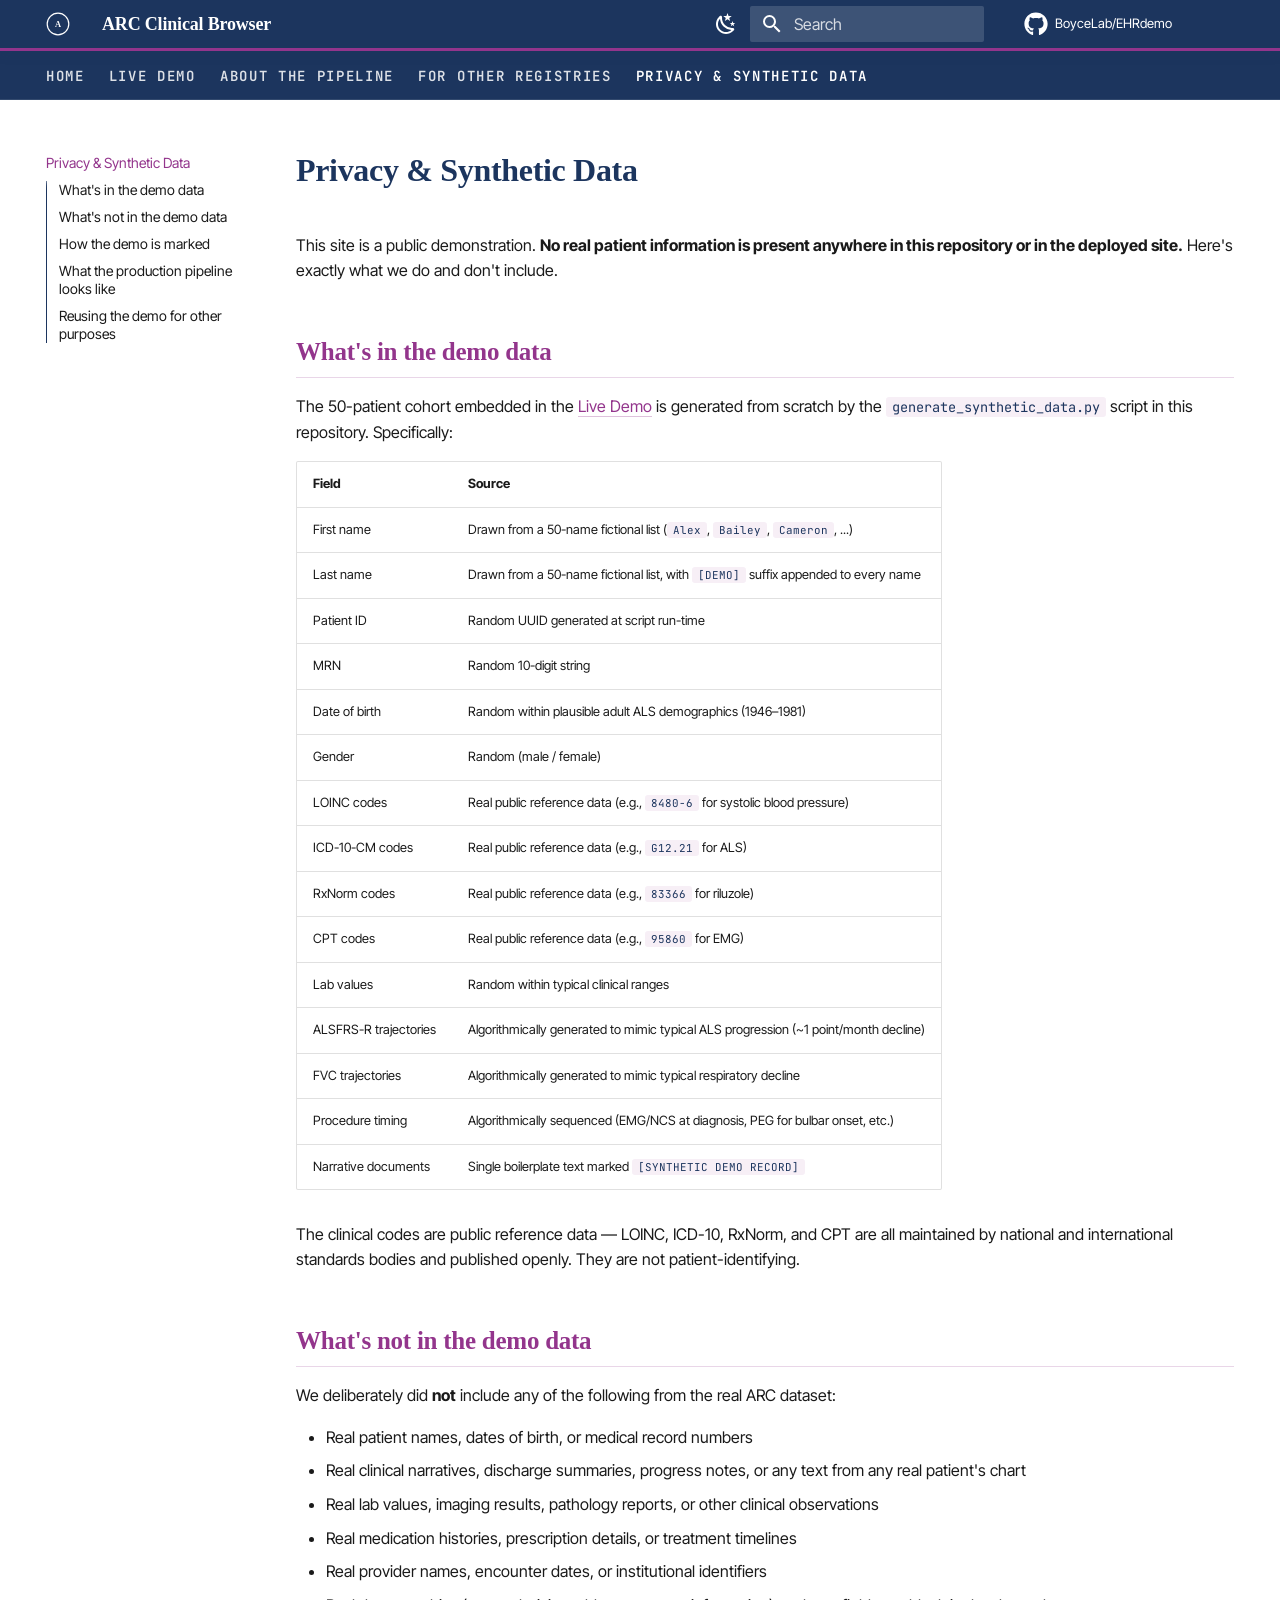
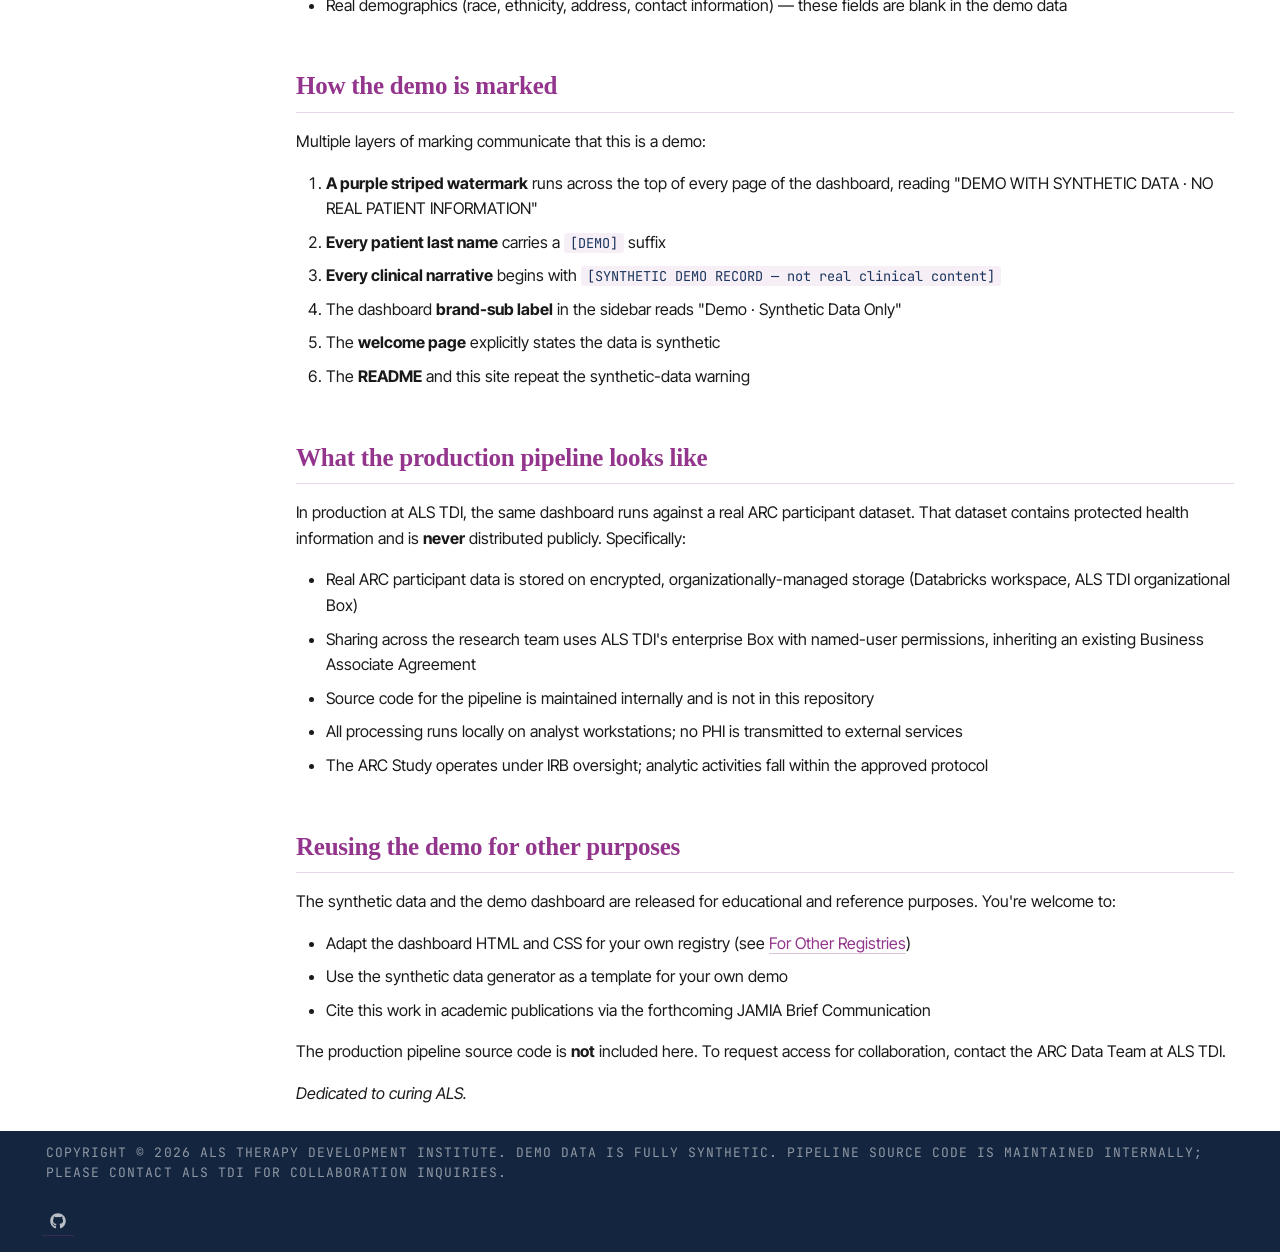
<file: privacy/index.html>
<!doctype html>
<html lang="en" class="no-js">
  <head>
    
      <meta charset="utf-8">
      <meta name="viewport" content="width=device-width,initial-scale=1">
      
        <meta name="description" content="A reproducible, local-first ETL and visualization pipeline for patient-directed SMART on FHIR clinical records — public demo from ALS Therapy Development Institute.">
      
      
        <meta name="author" content="ALS Therapy Development Institute">
      
      
        <link rel="canonical" href="https://boycelab.github.io/EHRdemo/privacy/">
      
      
        <link rel="prev" href="../adopt/">
      
      
      
        
      
      
      <link rel="icon" href="../assets/favicon.svg">
      <meta name="generator" content="mkdocs-1.6.1, mkdocs-material-9.7.6">
    
    
      
        <title>Privacy & Synthetic Data - ARC Clinical Browser</title>
      
    
    
      <link rel="stylesheet" href="../assets/stylesheets/main.484c7ddc.min.css">
      
        
        <link rel="stylesheet" href="../assets/stylesheets/palette.ab4e12ef.min.css">
      
      


    
    
      
    
    
      
        
        
        <link rel="preconnect" href="https://fonts.gstatic.com" crossorigin>
        <link rel="stylesheet" href="https://fonts.googleapis.com/css?family=Inter+Tight:300,300i,400,400i,700,700i%7CJetBrains+Mono:400,400i,700,700i&display=fallback">
        <style>:root{--md-text-font:"Inter Tight";--md-code-font:"JetBrains Mono"}</style>
      
    
    
      <link rel="stylesheet" href="../stylesheets/alstdi-brand.css">
    
    <script>__md_scope=new URL("..",location),__md_hash=e=>[...e].reduce(((e,_)=>(e<<5)-e+_.charCodeAt(0)),0),__md_get=(e,_=localStorage,t=__md_scope)=>JSON.parse(_.getItem(t.pathname+"."+e)),__md_set=(e,_,t=localStorage,a=__md_scope)=>{try{t.setItem(a.pathname+"."+e,JSON.stringify(_))}catch(e){}}</script>
    
      

    
    
  </head>
  
  
    
    
      
    
    
    
    
    <body dir="ltr" data-md-color-scheme="default" data-md-color-primary="indigo" data-md-color-accent="deep-purple">
  
    
    <input class="md-toggle" data-md-toggle="drawer" type="checkbox" id="__drawer" autocomplete="off">
    <input class="md-toggle" data-md-toggle="search" type="checkbox" id="__search" autocomplete="off">
    <label class="md-overlay" for="__drawer"></label>
    <div data-md-component="skip">
      
        
        <a href="#privacy-synthetic-data" class="md-skip">
          Skip to content
        </a>
      
    </div>
    <div data-md-component="announce">
      
    </div>
    
    
      

<header class="md-header" data-md-component="header">
  <nav class="md-header__inner md-grid" aria-label="Header">
    <a href=".." title="ARC Clinical Browser" class="md-header__button md-logo" aria-label="ARC Clinical Browser" data-md-component="logo">
      
  <img src="../assets/logo.svg" alt="logo">

    </a>
    <label class="md-header__button md-icon" for="__drawer">
      
      <svg xmlns="http://www.w3.org/2000/svg" viewBox="0 0 24 24"><path d="M3 6h18v2H3zm0 5h18v2H3zm0 5h18v2H3z"/></svg>
    </label>
    <div class="md-header__title" data-md-component="header-title">
      <div class="md-header__ellipsis">
        <div class="md-header__topic">
          <span class="md-ellipsis">
            ARC Clinical Browser
          </span>
        </div>
        <div class="md-header__topic" data-md-component="header-topic">
          <span class="md-ellipsis">
            
              Privacy & Synthetic Data
            
          </span>
        </div>
      </div>
    </div>
    
      
        <form class="md-header__option" data-md-component="palette">
  
    
    
    
    <input class="md-option" data-md-color-media="" data-md-color-scheme="default" data-md-color-primary="indigo" data-md-color-accent="deep-purple"  aria-label="Switch to dark mode"  type="radio" name="__palette" id="__palette_0">
    
      <label class="md-header__button md-icon" title="Switch to dark mode" for="__palette_1" hidden>
        <svg xmlns="http://www.w3.org/2000/svg" viewBox="0 0 24 24"><path d="m17.75 4.09-2.53 1.94.91 3.06-2.63-1.81-2.63 1.81.91-3.06-2.53-1.94L12.44 4l1.06-3 1.06 3zm3.5 6.91-1.64 1.25.59 1.98-1.7-1.17-1.7 1.17.59-1.98L15.75 11l2.06-.05L18.5 9l.69 1.95zm-2.28 4.95c.83-.08 1.72 1.1 1.19 1.85-.32.45-.66.87-1.08 1.27C15.17 23 8.84 23 4.94 19.07c-3.91-3.9-3.91-10.24 0-14.14.4-.4.82-.76 1.27-1.08.75-.53 1.93.36 1.85 1.19-.27 2.86.69 5.83 2.89 8.02a9.96 9.96 0 0 0 8.02 2.89m-1.64 2.02a12.08 12.08 0 0 1-7.8-3.47c-2.17-2.19-3.33-5-3.49-7.82-2.81 3.14-2.7 7.96.31 10.98 3.02 3.01 7.84 3.12 10.98.31"/></svg>
      </label>
    
  
    
    
    
    <input class="md-option" data-md-color-media="" data-md-color-scheme="slate" data-md-color-primary="indigo" data-md-color-accent="deep-purple"  aria-label="Switch to light mode"  type="radio" name="__palette" id="__palette_1">
    
      <label class="md-header__button md-icon" title="Switch to light mode" for="__palette_0" hidden>
        <svg xmlns="http://www.w3.org/2000/svg" viewBox="0 0 24 24"><path d="M12 7a5 5 0 0 1 5 5 5 5 0 0 1-5 5 5 5 0 0 1-5-5 5 5 0 0 1 5-5m0 2a3 3 0 0 0-3 3 3 3 0 0 0 3 3 3 3 0 0 0 3-3 3 3 0 0 0-3-3m0-7 2.39 3.42C13.65 5.15 12.84 5 12 5s-1.65.15-2.39.42zM3.34 7l4.16-.35A7.2 7.2 0 0 0 5.94 8.5c-.44.74-.69 1.5-.83 2.29zm.02 10 1.76-3.77a7.131 7.131 0 0 0 2.38 4.14zM20.65 7l-1.77 3.79a7.02 7.02 0 0 0-2.38-4.15zm-.01 10-4.14.36c.59-.51 1.12-1.14 1.54-1.86.42-.73.69-1.5.83-2.29zM12 22l-2.41-3.44c.74.27 1.55.44 2.41.44.82 0 1.63-.17 2.37-.44z"/></svg>
      </label>
    
  
</form>
      
    
    
      <script>var palette=__md_get("__palette");if(palette&&palette.color){if("(prefers-color-scheme)"===palette.color.media){var media=matchMedia("(prefers-color-scheme: light)"),input=document.querySelector(media.matches?"[data-md-color-media='(prefers-color-scheme: light)']":"[data-md-color-media='(prefers-color-scheme: dark)']");palette.color.media=input.getAttribute("data-md-color-media"),palette.color.scheme=input.getAttribute("data-md-color-scheme"),palette.color.primary=input.getAttribute("data-md-color-primary"),palette.color.accent=input.getAttribute("data-md-color-accent")}for(var[key,value]of Object.entries(palette.color))document.body.setAttribute("data-md-color-"+key,value)}</script>
    
    
    
      
      
        <label class="md-header__button md-icon" for="__search">
          
          <svg xmlns="http://www.w3.org/2000/svg" viewBox="0 0 24 24"><path d="M9.5 3A6.5 6.5 0 0 1 16 9.5c0 1.61-.59 3.09-1.56 4.23l.27.27h.79l5 5-1.5 1.5-5-5v-.79l-.27-.27A6.52 6.52 0 0 1 9.5 16 6.5 6.5 0 0 1 3 9.5 6.5 6.5 0 0 1 9.5 3m0 2C7 5 5 7 5 9.5S7 14 9.5 14 14 12 14 9.5 12 5 9.5 5"/></svg>
        </label>
        <div class="md-search" data-md-component="search" role="dialog">
  <label class="md-search__overlay" for="__search"></label>
  <div class="md-search__inner" role="search">
    <form class="md-search__form" name="search">
      <input type="text" class="md-search__input" name="query" aria-label="Search" placeholder="Search" autocapitalize="off" autocorrect="off" autocomplete="off" spellcheck="false" data-md-component="search-query" required>
      <label class="md-search__icon md-icon" for="__search">
        
        <svg xmlns="http://www.w3.org/2000/svg" viewBox="0 0 24 24"><path d="M9.5 3A6.5 6.5 0 0 1 16 9.5c0 1.61-.59 3.09-1.56 4.23l.27.27h.79l5 5-1.5 1.5-5-5v-.79l-.27-.27A6.52 6.52 0 0 1 9.5 16 6.5 6.5 0 0 1 3 9.5 6.5 6.5 0 0 1 9.5 3m0 2C7 5 5 7 5 9.5S7 14 9.5 14 14 12 14 9.5 12 5 9.5 5"/></svg>
        
        <svg xmlns="http://www.w3.org/2000/svg" viewBox="0 0 24 24"><path d="M20 11v2H8l5.5 5.5-1.42 1.42L4.16 12l7.92-7.92L13.5 5.5 8 11z"/></svg>
      </label>
      <nav class="md-search__options" aria-label="Search">
        
        <button type="reset" class="md-search__icon md-icon" title="Clear" aria-label="Clear" tabindex="-1">
          
          <svg xmlns="http://www.w3.org/2000/svg" viewBox="0 0 24 24"><path d="M19 6.41 17.59 5 12 10.59 6.41 5 5 6.41 10.59 12 5 17.59 6.41 19 12 13.41 17.59 19 19 17.59 13.41 12z"/></svg>
        </button>
      </nav>
      
        <div class="md-search__suggest" data-md-component="search-suggest"></div>
      
    </form>
    <div class="md-search__output">
      <div class="md-search__scrollwrap" tabindex="0" data-md-scrollfix>
        <div class="md-search-result" data-md-component="search-result">
          <div class="md-search-result__meta">
            Initializing search
          </div>
          <ol class="md-search-result__list" role="presentation"></ol>
        </div>
      </div>
    </div>
  </div>
</div>
      
    
    
      <div class="md-header__source">
        <a href="https://github.com/BoyceLab/EHRdemo" title="Go to repository" class="md-source" data-md-component="source">
  <div class="md-source__icon md-icon">
    
    <svg xmlns="http://www.w3.org/2000/svg" viewBox="0 0 512 512"><!--! Font Awesome Free 7.1.0 by @fontawesome - https://fontawesome.com License - https://fontawesome.com/license/free (Icons: CC BY 4.0, Fonts: SIL OFL 1.1, Code: MIT License) Copyright 2025 Fonticons, Inc.--><path d="M173.9 397.4c0 2-2.3 3.6-5.2 3.6-3.3.3-5.6-1.3-5.6-3.6 0-2 2.3-3.6 5.2-3.6 3-.3 5.6 1.3 5.6 3.6m-31.1-4.5c-.7 2 1.3 4.3 4.3 4.9 2.6 1 5.6 0 6.2-2s-1.3-4.3-4.3-5.2c-2.6-.7-5.5.3-6.2 2.3m44.2-1.7c-2.9.7-4.9 2.6-4.6 4.9.3 2 2.9 3.3 5.9 2.6 2.9-.7 4.9-2.6 4.6-4.6-.3-1.9-3-3.2-5.9-2.9M252.8 8C114.1 8 8 113.3 8 252c0 110.9 69.8 205.8 169.5 239.2 12.8 2.3 17.3-5.6 17.3-12.1 0-6.2-.3-40.4-.3-61.4 0 0-70 15-84.7-29.8 0 0-11.4-29.1-27.8-36.6 0 0-22.9-15.7 1.6-15.4 0 0 24.9 2 38.6 25.8 21.9 38.6 58.6 27.5 72.9 20.9 2.3-16 8.8-27.1 16-33.7-55.9-6.2-112.3-14.3-112.3-110.5 0-27.5 7.6-41.3 23.6-58.9-2.6-6.5-11.1-33.3 2.6-67.9 20.9-6.5 69 27 69 27 20-5.6 41.5-8.5 62.8-8.5s42.8 2.9 62.8 8.5c0 0 48.1-33.6 69-27 13.7 34.7 5.2 61.4 2.6 67.9 16 17.7 25.8 31.5 25.8 58.9 0 96.5-58.9 104.2-114.8 110.5 9.2 7.9 17 22.9 17 46.4 0 33.7-.3 75.4-.3 83.6 0 6.5 4.6 14.4 17.3 12.1C436.2 457.8 504 362.9 504 252 504 113.3 391.5 8 252.8 8M105.2 352.9c-1.3 1-1 3.3.7 5.2 1.6 1.6 3.9 2.3 5.2 1 1.3-1 1-3.3-.7-5.2-1.6-1.6-3.9-2.3-5.2-1m-10.8-8.1c-.7 1.3.3 2.9 2.3 3.9 1.6 1 3.6.7 4.3-.7.7-1.3-.3-2.9-2.3-3.9-2-.6-3.6-.3-4.3.7m32.4 35.6c-1.6 1.3-1 4.3 1.3 6.2 2.3 2.3 5.2 2.6 6.5 1 1.3-1.3.7-4.3-1.3-6.2-2.2-2.3-5.2-2.6-6.5-1m-11.4-14.7c-1.6 1-1.6 3.6 0 5.9s4.3 3.3 5.6 2.3c1.6-1.3 1.6-3.9 0-6.2-1.4-2.3-4-3.3-5.6-2"/></svg>
  </div>
  <div class="md-source__repository">
    BoyceLab/EHRdemo
  </div>
</a>
      </div>
    
  </nav>
  
</header>
    
    <div class="md-container" data-md-component="container">
      
      
        
          
            
<nav class="md-tabs" aria-label="Tabs" data-md-component="tabs">
  <div class="md-grid">
    <ul class="md-tabs__list">
      
        
  
  
  
  
    <li class="md-tabs__item">
      <a href=".." class="md-tabs__link">
        
  
  
    
  
  Home

      </a>
    </li>
  

      
        
  
  
  
  
    <li class="md-tabs__item">
      <a href="../demo/" class="md-tabs__link">
        
  
  
    
  
  Live Demo

      </a>
    </li>
  

      
        
  
  
  
  
    <li class="md-tabs__item">
      <a href="../pipeline/" class="md-tabs__link">
        
  
  
    
  
  About the Pipeline

      </a>
    </li>
  

      
        
  
  
  
  
    <li class="md-tabs__item">
      <a href="../adopt/" class="md-tabs__link">
        
  
  
    
  
  For Other Registries

      </a>
    </li>
  

      
        
  
  
  
    
  
  
    <li class="md-tabs__item md-tabs__item--active">
      <a href="./" class="md-tabs__link">
        
  
  
    
  
  Privacy & Synthetic Data

      </a>
    </li>
  

      
    </ul>
  </div>
</nav>
          
        
      
      <main class="md-main" data-md-component="main">
        <div class="md-main__inner md-grid">
          
            
              
              <div class="md-sidebar md-sidebar--primary" data-md-component="sidebar" data-md-type="navigation" >
                <div class="md-sidebar__scrollwrap">
                  <div class="md-sidebar__inner">
                    


  


  

<nav class="md-nav md-nav--primary md-nav--lifted md-nav--integrated" aria-label="Navigation" data-md-level="0">
  <label class="md-nav__title" for="__drawer">
    <a href=".." title="ARC Clinical Browser" class="md-nav__button md-logo" aria-label="ARC Clinical Browser" data-md-component="logo">
      
  <img src="../assets/logo.svg" alt="logo">

    </a>
    ARC Clinical Browser
  </label>
  
    <div class="md-nav__source">
      <a href="https://github.com/BoyceLab/EHRdemo" title="Go to repository" class="md-source" data-md-component="source">
  <div class="md-source__icon md-icon">
    
    <svg xmlns="http://www.w3.org/2000/svg" viewBox="0 0 512 512"><!--! Font Awesome Free 7.1.0 by @fontawesome - https://fontawesome.com License - https://fontawesome.com/license/free (Icons: CC BY 4.0, Fonts: SIL OFL 1.1, Code: MIT License) Copyright 2025 Fonticons, Inc.--><path d="M173.9 397.4c0 2-2.3 3.6-5.2 3.6-3.3.3-5.6-1.3-5.6-3.6 0-2 2.3-3.6 5.2-3.6 3-.3 5.6 1.3 5.6 3.6m-31.1-4.5c-.7 2 1.3 4.3 4.3 4.9 2.6 1 5.6 0 6.2-2s-1.3-4.3-4.3-5.2c-2.6-.7-5.5.3-6.2 2.3m44.2-1.7c-2.9.7-4.9 2.6-4.6 4.9.3 2 2.9 3.3 5.9 2.6 2.9-.7 4.9-2.6 4.6-4.6-.3-1.9-3-3.2-5.9-2.9M252.8 8C114.1 8 8 113.3 8 252c0 110.9 69.8 205.8 169.5 239.2 12.8 2.3 17.3-5.6 17.3-12.1 0-6.2-.3-40.4-.3-61.4 0 0-70 15-84.7-29.8 0 0-11.4-29.1-27.8-36.6 0 0-22.9-15.7 1.6-15.4 0 0 24.9 2 38.6 25.8 21.9 38.6 58.6 27.5 72.9 20.9 2.3-16 8.8-27.1 16-33.7-55.9-6.2-112.3-14.3-112.3-110.5 0-27.5 7.6-41.3 23.6-58.9-2.6-6.5-11.1-33.3 2.6-67.9 20.9-6.5 69 27 69 27 20-5.6 41.5-8.5 62.8-8.5s42.8 2.9 62.8 8.5c0 0 48.1-33.6 69-27 13.7 34.7 5.2 61.4 2.6 67.9 16 17.7 25.8 31.5 25.8 58.9 0 96.5-58.9 104.2-114.8 110.5 9.2 7.9 17 22.9 17 46.4 0 33.7-.3 75.4-.3 83.6 0 6.5 4.6 14.4 17.3 12.1C436.2 457.8 504 362.9 504 252 504 113.3 391.5 8 252.8 8M105.2 352.9c-1.3 1-1 3.3.7 5.2 1.6 1.6 3.9 2.3 5.2 1 1.3-1 1-3.3-.7-5.2-1.6-1.6-3.9-2.3-5.2-1m-10.8-8.1c-.7 1.3.3 2.9 2.3 3.9 1.6 1 3.6.7 4.3-.7.7-1.3-.3-2.9-2.3-3.9-2-.6-3.6-.3-4.3.7m32.4 35.6c-1.6 1.3-1 4.3 1.3 6.2 2.3 2.3 5.2 2.6 6.5 1 1.3-1.3.7-4.3-1.3-6.2-2.2-2.3-5.2-2.6-6.5-1m-11.4-14.7c-1.6 1-1.6 3.6 0 5.9s4.3 3.3 5.6 2.3c1.6-1.3 1.6-3.9 0-6.2-1.4-2.3-4-3.3-5.6-2"/></svg>
  </div>
  <div class="md-source__repository">
    BoyceLab/EHRdemo
  </div>
</a>
    </div>
  
  <ul class="md-nav__list" data-md-scrollfix>
    
      
      
  
  
  
  
    <li class="md-nav__item">
      <a href=".." class="md-nav__link">
        
  
  
  <span class="md-ellipsis">
    
  
    Home
  

    
  </span>
  
  

      </a>
    </li>
  

    
      
      
  
  
  
  
    <li class="md-nav__item">
      <a href="../demo/" class="md-nav__link">
        
  
  
  <span class="md-ellipsis">
    
  
    Live Demo
  

    
  </span>
  
  

      </a>
    </li>
  

    
      
      
  
  
  
  
    <li class="md-nav__item">
      <a href="../pipeline/" class="md-nav__link">
        
  
  
  <span class="md-ellipsis">
    
  
    About the Pipeline
  

    
  </span>
  
  

      </a>
    </li>
  

    
      
      
  
  
  
  
    <li class="md-nav__item">
      <a href="../adopt/" class="md-nav__link">
        
  
  
  <span class="md-ellipsis">
    
  
    For Other Registries
  

    
  </span>
  
  

      </a>
    </li>
  

    
      
      
  
  
    
  
  
  
    <li class="md-nav__item md-nav__item--active">
      
      <input class="md-nav__toggle md-toggle" type="checkbox" id="__toc">
      
      
        
      
      
        <label class="md-nav__link md-nav__link--active" for="__toc">
          
  
  
  <span class="md-ellipsis">
    
  
    Privacy & Synthetic Data
  

    
  </span>
  
  

          <span class="md-nav__icon md-icon"></span>
        </label>
      
      <a href="./" class="md-nav__link md-nav__link--active">
        
  
  
  <span class="md-ellipsis">
    
  
    Privacy & Synthetic Data
  

    
  </span>
  
  

      </a>
      
        

<nav class="md-nav md-nav--secondary" aria-label="Table of contents">
  
  
  
    
  
  
    <label class="md-nav__title" for="__toc">
      <span class="md-nav__icon md-icon"></span>
      Table of contents
    </label>
    <ul class="md-nav__list" data-md-component="toc" data-md-scrollfix>
      
        <li class="md-nav__item">
  <a href="#whats-in-the-demo-data" class="md-nav__link">
    <span class="md-ellipsis">
      
        What's in the demo data
      
    </span>
  </a>
  
</li>
      
        <li class="md-nav__item">
  <a href="#whats-not-in-the-demo-data" class="md-nav__link">
    <span class="md-ellipsis">
      
        What's not in the demo data
      
    </span>
  </a>
  
</li>
      
        <li class="md-nav__item">
  <a href="#how-the-demo-is-marked" class="md-nav__link">
    <span class="md-ellipsis">
      
        How the demo is marked
      
    </span>
  </a>
  
</li>
      
        <li class="md-nav__item">
  <a href="#what-the-production-pipeline-looks-like" class="md-nav__link">
    <span class="md-ellipsis">
      
        What the production pipeline looks like
      
    </span>
  </a>
  
</li>
      
        <li class="md-nav__item">
  <a href="#reusing-the-demo-for-other-purposes" class="md-nav__link">
    <span class="md-ellipsis">
      
        Reusing the demo for other purposes
      
    </span>
  </a>
  
</li>
      
    </ul>
  
</nav>
      
    </li>
  

    
  </ul>
</nav>
                  </div>
                </div>
              </div>
            
            
          
          
            <div class="md-content" data-md-component="content">
              
              <article class="md-content__inner md-typeset">
                
                  


  
  


<h1 id="privacy-synthetic-data">Privacy &amp; Synthetic Data<a class="headerlink" href="#privacy-synthetic-data" title="Anchor link to this section">&para;</a></h1>
<p>This site is a public demonstration. <strong>No real patient information is present anywhere in this repository or in the deployed site.</strong> Here's exactly what we do and don't include.</p>
<h2 id="whats-in-the-demo-data">What's in the demo data<a class="headerlink" href="#whats-in-the-demo-data" title="Anchor link to this section">&para;</a></h2>
<p>The 50-patient cohort embedded in the <a href="../demo/">Live Demo</a> is generated from scratch by the <code>generate_synthetic_data.py</code> script in this repository. Specifically:</p>
<table>
<thead>
<tr>
<th>Field</th>
<th>Source</th>
</tr>
</thead>
<tbody>
<tr>
<td>First name</td>
<td>Drawn from a 50-name fictional list (<code>Alex</code>, <code>Bailey</code>, <code>Cameron</code>, ...)</td>
</tr>
<tr>
<td>Last name</td>
<td>Drawn from a 50-name fictional list, with <code>[DEMO]</code> suffix appended to every name</td>
</tr>
<tr>
<td>Patient ID</td>
<td>Random UUID generated at script run-time</td>
</tr>
<tr>
<td>MRN</td>
<td>Random 10-digit string</td>
</tr>
<tr>
<td>Date of birth</td>
<td>Random within plausible adult ALS demographics (1946–1981)</td>
</tr>
<tr>
<td>Gender</td>
<td>Random (male / female)</td>
</tr>
<tr>
<td>LOINC codes</td>
<td>Real public reference data (e.g., <code>8480-6</code> for systolic blood pressure)</td>
</tr>
<tr>
<td>ICD-10-CM codes</td>
<td>Real public reference data (e.g., <code>G12.21</code> for ALS)</td>
</tr>
<tr>
<td>RxNorm codes</td>
<td>Real public reference data (e.g., <code>83366</code> for riluzole)</td>
</tr>
<tr>
<td>CPT codes</td>
<td>Real public reference data (e.g., <code>95860</code> for EMG)</td>
</tr>
<tr>
<td>Lab values</td>
<td>Random within typical clinical ranges</td>
</tr>
<tr>
<td>ALSFRS-R trajectories</td>
<td>Algorithmically generated to mimic typical ALS progression (~1 point/month decline)</td>
</tr>
<tr>
<td>FVC trajectories</td>
<td>Algorithmically generated to mimic typical respiratory decline</td>
</tr>
<tr>
<td>Procedure timing</td>
<td>Algorithmically sequenced (EMG/NCS at diagnosis, PEG for bulbar onset, etc.)</td>
</tr>
<tr>
<td>Narrative documents</td>
<td>Single boilerplate text marked <code>[SYNTHETIC DEMO RECORD]</code></td>
</tr>
</tbody>
</table>
<p>The clinical codes are public reference data — LOINC, ICD-10, RxNorm, and CPT are all maintained by national and international standards bodies and published openly. They are not patient-identifying.</p>
<h2 id="whats-not-in-the-demo-data">What's not in the demo data<a class="headerlink" href="#whats-not-in-the-demo-data" title="Anchor link to this section">&para;</a></h2>
<p>We deliberately did <strong>not</strong> include any of the following from the real ARC dataset:</p>
<ul>
<li>Real patient names, dates of birth, or medical record numbers</li>
<li>Real clinical narratives, discharge summaries, progress notes, or any text from any real patient's chart</li>
<li>Real lab values, imaging results, pathology reports, or other clinical observations</li>
<li>Real medication histories, prescription details, or treatment timelines</li>
<li>Real provider names, encounter dates, or institutional identifiers</li>
<li>Real demographics (race, ethnicity, address, contact information) — these fields are blank in the demo data</li>
</ul>
<h2 id="how-the-demo-is-marked">How the demo is marked<a class="headerlink" href="#how-the-demo-is-marked" title="Anchor link to this section">&para;</a></h2>
<p>Multiple layers of marking communicate that this is a demo:</p>
<ol>
<li><strong>A purple striped watermark</strong> runs across the top of every page of the dashboard, reading "DEMO WITH SYNTHETIC DATA · NO REAL PATIENT INFORMATION"</li>
<li><strong>Every patient last name</strong> carries a <code>[DEMO]</code> suffix</li>
<li><strong>Every clinical narrative</strong> begins with <code>[SYNTHETIC DEMO RECORD — not real clinical content]</code></li>
<li>The dashboard <strong>brand-sub label</strong> in the sidebar reads "Demo · Synthetic Data Only"</li>
<li>The <strong>welcome page</strong> explicitly states the data is synthetic</li>
<li>The <strong>README</strong> and this site repeat the synthetic-data warning</li>
</ol>
<h2 id="what-the-production-pipeline-looks-like">What the production pipeline looks like<a class="headerlink" href="#what-the-production-pipeline-looks-like" title="Anchor link to this section">&para;</a></h2>
<p>In production at ALS TDI, the same dashboard runs against a real ARC participant dataset. That dataset contains protected health information and is <strong>never</strong> distributed publicly. Specifically:</p>
<ul>
<li>Real ARC participant data is stored on encrypted, organizationally-managed storage (Databricks workspace, ALS TDI organizational Box)</li>
<li>Sharing across the research team uses ALS TDI's enterprise Box with named-user permissions, inheriting an existing Business Associate Agreement</li>
<li>Source code for the pipeline is maintained internally and is not in this repository</li>
<li>All processing runs locally on analyst workstations; no PHI is transmitted to external services</li>
<li>The ARC Study operates under IRB oversight; analytic activities fall within the approved protocol</li>
</ul>
<h2 id="reusing-the-demo-for-other-purposes">Reusing the demo for other purposes<a class="headerlink" href="#reusing-the-demo-for-other-purposes" title="Anchor link to this section">&para;</a></h2>
<p>The synthetic data and the demo dashboard are released for educational and reference purposes. You're welcome to:</p>
<ul>
<li>Adapt the dashboard HTML and CSS for your own registry (see <a href="../adopt/">For Other Registries</a>)</li>
<li>Use the synthetic data generator as a template for your own demo</li>
<li>Cite this work in academic publications via the forthcoming JAMIA Brief Communication</li>
</ul>
<p>The production pipeline source code is <strong>not</strong> included here. To request access for collaboration, contact the ARC Data Team at ALS TDI.</p>
<p><em>Dedicated to curing ALS.</em></p>












                
              </article>
            </div>
          
          
  <script>var tabs=__md_get("__tabs");if(Array.isArray(tabs))e:for(var set of document.querySelectorAll(".tabbed-set")){var labels=set.querySelector(".tabbed-labels");for(var tab of tabs)for(var label of labels.getElementsByTagName("label"))if(label.innerText.trim()===tab){var input=document.getElementById(label.htmlFor);input.checked=!0;continue e}}</script>

<script>var target=document.getElementById(location.hash.slice(1));target&&target.name&&(target.checked=target.name.startsWith("__tabbed_"))</script>
        </div>
        
          <button type="button" class="md-top md-icon" data-md-component="top" hidden>
  
  <svg xmlns="http://www.w3.org/2000/svg" viewBox="0 0 24 24"><path d="M13 20h-2V8l-5.5 5.5-1.42-1.42L12 4.16l7.92 7.92-1.42 1.42L13 8z"/></svg>
  Back to top
</button>
        
      </main>
      
        <footer class="md-footer">
  
  <div class="md-footer-meta md-typeset">
    <div class="md-footer-meta__inner md-grid">
      <div class="md-copyright">
  
    <div class="md-copyright__highlight">
      Copyright © 2026 ALS Therapy Development Institute. Demo data is fully synthetic. Pipeline source code is maintained internally; please contact ALS TDI for collaboration inquiries.

    </div>
  
  
</div>
      
        
<div class="md-social">
  
    
    
    
    
    <a href="https://github.com/BoyceLab/EHRdemo" target="_blank" rel="noopener" title="ALS Therapy Development Institute" class="md-social__link">
      <svg xmlns="http://www.w3.org/2000/svg" viewBox="0 0 512 512"><!--! Font Awesome Free 7.1.0 by @fontawesome - https://fontawesome.com License - https://fontawesome.com/license/free (Icons: CC BY 4.0, Fonts: SIL OFL 1.1, Code: MIT License) Copyright 2025 Fonticons, Inc.--><path d="M173.9 397.4c0 2-2.3 3.6-5.2 3.6-3.3.3-5.6-1.3-5.6-3.6 0-2 2.3-3.6 5.2-3.6 3-.3 5.6 1.3 5.6 3.6m-31.1-4.5c-.7 2 1.3 4.3 4.3 4.9 2.6 1 5.6 0 6.2-2s-1.3-4.3-4.3-5.2c-2.6-.7-5.5.3-6.2 2.3m44.2-1.7c-2.9.7-4.9 2.6-4.6 4.9.3 2 2.9 3.3 5.9 2.6 2.9-.7 4.9-2.6 4.6-4.6-.3-1.9-3-3.2-5.9-2.9M252.8 8C114.1 8 8 113.3 8 252c0 110.9 69.8 205.8 169.5 239.2 12.8 2.3 17.3-5.6 17.3-12.1 0-6.2-.3-40.4-.3-61.4 0 0-70 15-84.7-29.8 0 0-11.4-29.1-27.8-36.6 0 0-22.9-15.7 1.6-15.4 0 0 24.9 2 38.6 25.8 21.9 38.6 58.6 27.5 72.9 20.9 2.3-16 8.8-27.1 16-33.7-55.9-6.2-112.3-14.3-112.3-110.5 0-27.5 7.6-41.3 23.6-58.9-2.6-6.5-11.1-33.3 2.6-67.9 20.9-6.5 69 27 69 27 20-5.6 41.5-8.5 62.8-8.5s42.8 2.9 62.8 8.5c0 0 48.1-33.6 69-27 13.7 34.7 5.2 61.4 2.6 67.9 16 17.7 25.8 31.5 25.8 58.9 0 96.5-58.9 104.2-114.8 110.5 9.2 7.9 17 22.9 17 46.4 0 33.7-.3 75.4-.3 83.6 0 6.5 4.6 14.4 17.3 12.1C436.2 457.8 504 362.9 504 252 504 113.3 391.5 8 252.8 8M105.2 352.9c-1.3 1-1 3.3.7 5.2 1.6 1.6 3.9 2.3 5.2 1 1.3-1 1-3.3-.7-5.2-1.6-1.6-3.9-2.3-5.2-1m-10.8-8.1c-.7 1.3.3 2.9 2.3 3.9 1.6 1 3.6.7 4.3-.7.7-1.3-.3-2.9-2.3-3.9-2-.6-3.6-.3-4.3.7m32.4 35.6c-1.6 1.3-1 4.3 1.3 6.2 2.3 2.3 5.2 2.6 6.5 1 1.3-1.3.7-4.3-1.3-6.2-2.2-2.3-5.2-2.6-6.5-1m-11.4-14.7c-1.6 1-1.6 3.6 0 5.9s4.3 3.3 5.6 2.3c1.6-1.3 1.6-3.9 0-6.2-1.4-2.3-4-3.3-5.6-2"/></svg>
    </a>
  
</div>
      
    </div>
  </div>
</footer>
      
    </div>
    <div class="md-dialog" data-md-component="dialog">
      <div class="md-dialog__inner md-typeset"></div>
    </div>
    
    
    
      
      
      <script id="__config" type="application/json">{"annotate": null, "base": "..", "features": ["navigation.instant", "navigation.tracking", "navigation.tabs", "navigation.sections", "navigation.top", "toc.integrate", "search.suggest", "search.highlight", "content.code.copy", "content.tabs.link"], "search": "../assets/javascripts/workers/search.2c215733.min.js", "tags": null, "translations": {"clipboard.copied": "Copied to clipboard", "clipboard.copy": "Copy to clipboard", "search.result.more.one": "1 more on this page", "search.result.more.other": "# more on this page", "search.result.none": "No matching documents", "search.result.one": "1 matching document", "search.result.other": "# matching documents", "search.result.placeholder": "Type to start searching", "search.result.term.missing": "Missing", "select.version": "Select version"}, "version": null}</script>
    
    
      <script src="../assets/javascripts/bundle.79ae519e.min.js"></script>
      
    
  </body>
</html>
</file>
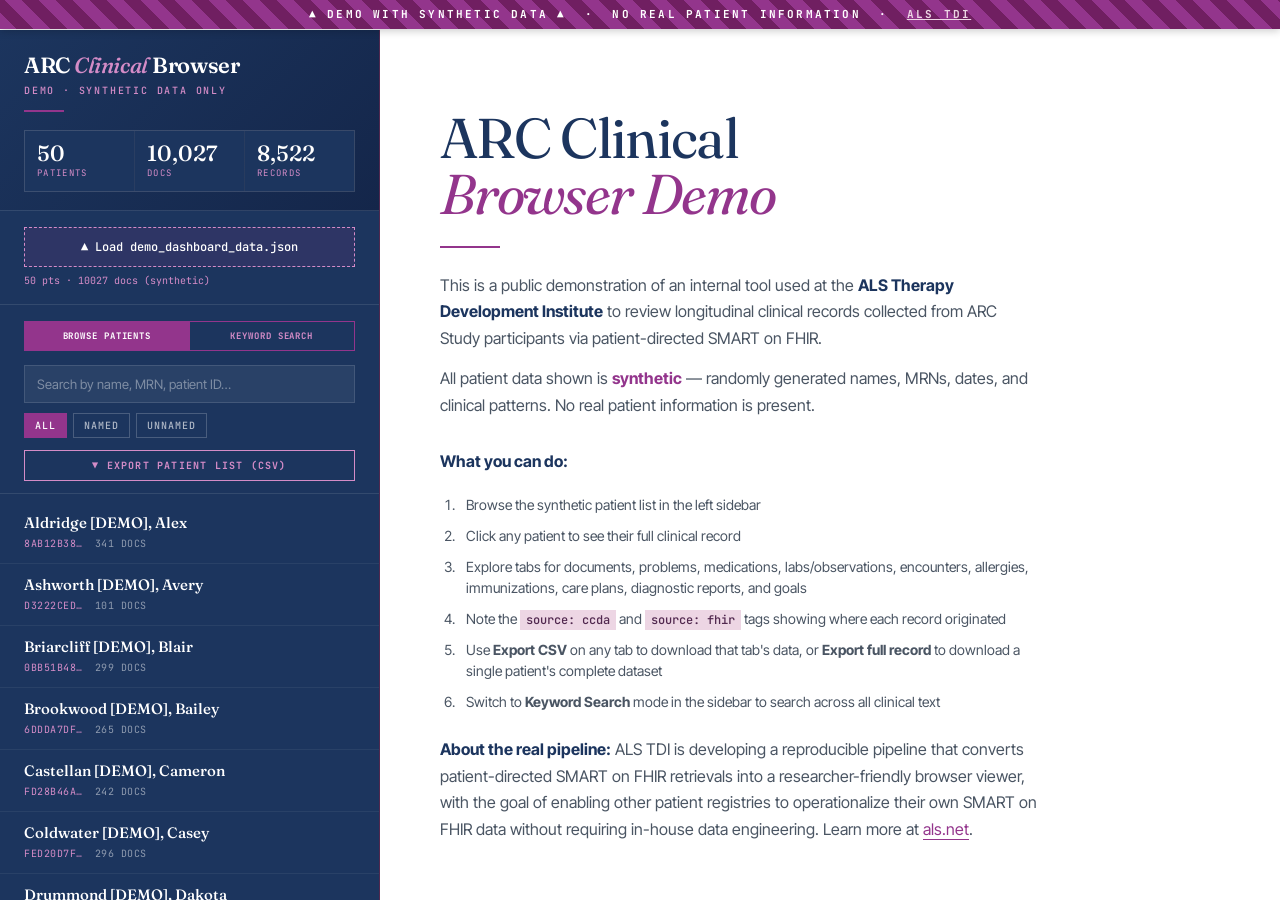
<file: dashboard_demo (3).html>
<!DOCTYPE html>
<html lang="en">
<head>
<meta charset="UTF-8">
<title>ALS TDI · ARC Clinical Browser · DEMO</title>
<link rel="preconnect" href="https://fonts.googleapis.com">
<link rel="preconnect" href="https://fonts.gstatic.com" crossorigin>
<link href="https://fonts.googleapis.com/css2?family=Fraunces:opsz,wght@9..144,400;9..144,500;9..144,600;9..144,700&family=JetBrains+Mono:wght@400;500;700&family=Inter+Tight:wght@400;500;600;700&display=swap" rel="stylesheet">
<style>
  /* === DEMO WATERMARK === */
  .demo-banner {
    position: fixed;
    top: 0;
    left: 0;
    right: 0;
    z-index: 1000;
    background: repeating-linear-gradient(
      45deg,
      #93358C,
      #93358C 12px,
      #701F61 12px,
      #701F61 24px
    );
    color: #fff;
    text-align: center;
    padding: 6px 12px;
    font-family: 'JetBrains Mono', monospace;
    font-size: 11px;
    letter-spacing: 0.2em;
    text-transform: uppercase;
    font-weight: 700;
    box-shadow: 0 2px 8px rgba(0,0,0,0.2);
  }
  .demo-banner a { color: #EDD6E4; text-decoration: underline; }
  .demo-banner a:hover { color: #fff; }
  
  /* ALS TDI Brand Palette */
  :root {
    --purple: #93358C;
    --purple-bold: #701F61;
    --purple-deep: #51284F;
    --purple-soft: #D48CC7;
    --purple-light: #EDD6E4;
    --navy: #1C355E;
    --navy-soft: #517DB9;
    --navy-light: #DAE1E9;

    --ink: #1a1f26;
    --ink-soft: #4a5563;
    --paper: #ffffff;
    --paper-warm: #f7f5fa;
    --rule: #e5e0eb;
    --code-bg: #1C355E;
    --code-fg: #DAE1E9;
    --shadow: 0 1px 0 rgba(28, 53, 94, 0.04), 0 4px 16px rgba(28, 53, 94, 0.08);
  }

  * { box-sizing: border-box; margin: 0; padding: 0; }

  html, body {
    height: 100%;
    margin: 0;
    font-family: 'Inter Tight', system-ui, sans-serif;
    background: var(--paper);
    color: var(--ink);
    font-size: 14px;
    line-height: 1.5;
    -webkit-font-smoothing: antialiased;
    overflow: hidden;
  }

  /* CRITICAL: fixed positioning + grid for guaranteed scroll */
  .app {
    position: fixed;
    top: 30px;
    left: 0;
    right: 0;
    bottom: 0;
    display: grid;
    grid-template-columns: 380px 1fr;
  }

  /* === SIDEBAR === */
  .sidebar {
    background: var(--navy);
    color: var(--paper);
    display: grid;
    grid-template-rows: auto auto auto 1fr;
    height: 100%;
    overflow: hidden;
    border-right: 1px solid var(--purple-deep);
  }

  .sidebar-header {
    padding: 24px 24px 18px;
    border-bottom: 1px solid rgba(255,255,255,0.1);
    background: linear-gradient(135deg, var(--navy) 0%, #14264a 100%);
  }
  .brand {
    font-family: 'Fraunces', serif;
    font-weight: 600;
    font-size: 22px;
    letter-spacing: -0.02em;
    line-height: 1.05;
    color: var(--paper);
  }
  .brand .als {
    color: var(--purple-soft);
    font-style: italic;
    font-weight: 500;
  }
  .brand-sub {
    font-family: 'JetBrains Mono', monospace;
    font-size: 10px;
    text-transform: uppercase;
    letter-spacing: 0.18em;
    color: var(--purple-soft);
    margin-top: 6px;
    font-weight: 500;
  }
  .brand-rule {
    width: 40px;
    height: 2px;
    background: var(--purple);
    margin-top: 12px;
  }

  .stats {
    display: grid;
    grid-template-columns: repeat(3, 1fr);
    gap: 1px;
    background: rgba(255,255,255,0.08);
    margin-top: 18px;
    border: 1px solid rgba(255,255,255,0.08);
  }
  .stat { background: var(--navy); padding: 10px 12px; }
  .stat-num {
    font-family: 'Fraunces', serif;
    font-weight: 500;
    font-size: 22px;
    color: var(--paper);
    line-height: 1.1;
  }
  .stat-label {
    font-family: 'JetBrains Mono', monospace;
    font-size: 9px;
    text-transform: uppercase;
    letter-spacing: 0.15em;
    color: var(--purple-soft);
    margin-top: 2px;
  }

  .upload-zone {
    padding: 16px 24px;
    border-bottom: 1px solid rgba(255,255,255,0.1);
  }
  .upload-zone label {
    display: block;
    padding: 10px 14px;
    background: rgba(147, 53, 140, 0.15);
    border: 1px dashed var(--purple-soft);
    color: var(--paper);
    font-size: 12px;
    font-family: 'JetBrains Mono', monospace;
    text-align: center;
    cursor: pointer;
    transition: all 0.15s;
    font-weight: 500;
  }
  .upload-zone label:hover {
    background: var(--purple);
    border-color: var(--purple);
    border-style: solid;
  }
  .upload-zone input { display: none; }
  .upload-zone .file-info {
    font-size: 10px;
    color: var(--purple-soft);
    margin-top: 6px;
    font-family: 'JetBrains Mono', monospace;
  }

  .search-box {
    padding: 16px 24px 12px;
    border-bottom: 1px solid rgba(255,255,255,0.1);
  }
  .search-box input {
    width: 100%;
    padding: 10px 12px;
    background: rgba(255,255,255,0.06);
    border: 1px solid rgba(255,255,255,0.12);
    color: var(--paper);
    font-family: 'Inter Tight', sans-serif;
    font-size: 13px;
    outline: none;
    transition: border-color 0.15s;
    border-radius: 0;
  }
  .search-box input:focus {
    border-color: var(--purple-soft);
    background: rgba(147, 53, 140, 0.1);
  }
  .search-box input::placeholder { color: rgba(255,255,255,0.4); }

  .filter-pills { display: flex; gap: 6px; margin-top: 10px; flex-wrap: wrap; }  .pill {
    padding: 4px 10px;
    background: transparent;
    border: 1px solid rgba(255,255,255,0.2);
    color: rgba(255,255,255,0.65);
    font-family: 'JetBrains Mono', monospace;
    font-size: 10px;
    text-transform: uppercase;
    letter-spacing: 0.1em;
    cursor: pointer;
    transition: all 0.15s;
    font-weight: 500;
  }
  .pill:hover { color: var(--paper); border-color: var(--purple-soft); }
  .pill.active {
    background: var(--purple);
    border-color: var(--purple);
    color: var(--paper);
  }

  /* the scrolling area */
  .patient-list {
    overflow-y: auto;
    overflow-x: hidden;
    padding: 8px 0;
    min-height: 0;
  }
  .patient-list::-webkit-scrollbar { width: 8px; }
  .patient-list::-webkit-scrollbar-track { background: rgba(255,255,255,0.04); }
  .patient-list::-webkit-scrollbar-thumb { background: var(--purple); border-radius: 4px; }
  .patient-list::-webkit-scrollbar-thumb:hover { background: var(--purple-soft); }

  /* === MODE TOGGLE (Browse vs Search) === */
  .mode-toggle {
    display: grid;
    grid-template-columns: 1fr 1fr;
    gap: 0;
    margin-bottom: 14px;
    border: 1px solid var(--purple);
  }
  .mode-btn {
    padding: 8px 4px;
    text-align: center;
    background: transparent;
    color: var(--purple-soft);
    font-family: 'JetBrains Mono', monospace;
    font-size: 9px;
    text-transform: uppercase;
    letter-spacing: 0.1em;
    font-weight: 700;
    cursor: pointer;
    transition: all 0.15s;
    border: none;
    border-right: 1px solid var(--purple);
  }
  .mode-btn:last-child { border-right: none; }
  .mode-btn.active { background: var(--purple); color: white; }
  .mode-btn:hover:not(.active) { background: rgba(147, 53, 140, 0.2); color: white; }

  /* === KEYWORD SEARCH RESULTS === */
  .keyword-results-header {
    background: var(--paper);
    padding: 16px 24px;
    border-bottom: 1px solid var(--rule);
    display: flex;
    justify-content: space-between;
    align-items: center;
    flex-wrap: wrap;
    gap: 12px;
  }
  .keyword-stats {
    font-family: 'JetBrains Mono', monospace;
    font-size: 11px;
    color: var(--ink);
  }
  .keyword-stats strong { color: var(--purple); }
  .keyword-results {
    padding: 0;
    overflow-y: auto;
  }
  .keyword-hit {
    padding: 14px 24px;
    border-bottom: 1px solid var(--rule);
    cursor: pointer;
    transition: background 0.1s;
  }
  .keyword-hit:hover { background: rgba(147, 53, 140, 0.04); }
  .keyword-hit-meta {
    display: flex;
    gap: 14px;
    align-items: center;
    flex-wrap: wrap;
    margin-bottom: 6px;
    font-family: 'JetBrains Mono', monospace;
    font-size: 10px;
    text-transform: uppercase;
    letter-spacing: 0.08em;
  }
  .keyword-hit-tab {
    background: var(--purple);
    color: white;
    padding: 2px 8px;
    font-weight: 700;
  }
  .keyword-hit-patient {
    color: var(--navy);
    font-weight: 600;
    text-transform: none;
    letter-spacing: 0;
    font-family: 'Inter Tight', sans-serif;
    font-size: 13px;
  }
  .keyword-hit-date { color: var(--ink-soft); }
  .keyword-hit-file {
    color: var(--purple);
    font-family: 'JetBrains Mono', monospace;
    font-size: 10px;
  }
  .keyword-hit-snippet {
    color: var(--ink);
    font-size: 13px;
    line-height: 1.5;
    margin-top: 4px;
  }
  .keyword-hit-snippet mark {
    background: #FFE066;
    color: var(--ink);
    padding: 1px 3px;
    font-weight: 700;
    border-radius: 2px;
  }
  .keyword-empty-state {
    padding: 60px 24px;
    text-align: center;
    color: var(--ink-soft);
    font-family: 'JetBrains Mono', monospace;
    font-size: 11px;
  }

  .patient-item {
    padding: 12px 24px;
    border-bottom: 1px solid rgba(255,255,255,0.06);
    cursor: pointer;
    transition: background 0.12s;
    position: relative;
  }
  .patient-item:hover { background: rgba(147, 53, 140, 0.1); }
  .patient-item.active { background: rgba(147, 53, 140, 0.2); }
  .patient-item.active::before {
    content: '';
    position: absolute;
    left: 0; top: 0; bottom: 0;
    width: 3px;
    background: var(--purple);
  }
  .patient-name {
    font-family: 'Fraunces', serif;
    font-weight: 500;
    font-size: 15px;
    color: var(--paper);
    line-height: 1.2;
  }
  .patient-name.no-name {
    color: rgba(255,255,255,0.45);
    font-style: italic;
    font-weight: 400;
  }
  .patient-meta {
    display: flex; gap: 12px; margin-top: 4px;
    font-family: 'JetBrains Mono', monospace;
    font-size: 10px;
    color: rgba(255,255,255,0.5);
    text-transform: uppercase;
    letter-spacing: 0.05em;
  }
  .patient-meta .pid { color: var(--purple-soft); }

  .empty-state {
    padding: 40px 24px;
    text-align: center;
    color: rgba(255,255,255,0.45);
    font-family: 'JetBrains Mono', monospace;
    font-size: 11px;
    line-height: 1.6;
  }

  /* === MAIN === */
  .main {
    overflow-y: auto;
    background: var(--paper);
    height: 100%;
  }
  .main::-webkit-scrollbar { width: 8px; }
  .main::-webkit-scrollbar-track { background: var(--paper-warm); }
  .main::-webkit-scrollbar-thumb { background: var(--purple-soft); border-radius: 4px; }
  .main::-webkit-scrollbar-thumb:hover { background: var(--purple); }

  .welcome { padding: 80px 60px; max-width: 720px; }
  .welcome h1 {
    font-family: 'Fraunces', serif;
    font-weight: 400;
    font-size: 56px;
    line-height: 1;
    letter-spacing: -0.03em;
    margin-bottom: 20px;
    color: var(--navy);
  }
  .welcome h1 em { font-style: italic; color: var(--purple); }
  .welcome p {
    font-size: 16px;
    line-height: 1.65;
    color: var(--ink-soft);
    margin-bottom: 14px;
    max-width: 620px;
  }
  .welcome .hr {
    width: 60px;
    height: 2px;
    background: var(--purple);
    margin: 24px 0;
  }
  .welcome ol { margin: 20px 0 20px 18px; color: var(--ink-soft); }
  .welcome ol li { margin-bottom: 10px; padding-left: 8px; }
  .welcome code {
    font-family: 'JetBrains Mono', monospace;
    font-size: 12px;
    background: var(--purple-light);
    color: var(--purple-deep);
    padding: 2px 6px;
    font-weight: 500;
  }
  .welcome .tagline {
    margin-top: 60px;
    font-family: 'JetBrains Mono', monospace;
    font-size: 11px;
    text-transform: uppercase;
    letter-spacing: 0.2em;
    color: var(--purple);
    font-weight: 700;
  }

  .detail { padding: 40px 60px 80px; max-width: 1100px; }

  .detail-header {
    border-bottom: 2px solid var(--navy);
    padding-bottom: 18px;
    margin-bottom: 28px;
    display: flex;
    justify-content: space-between;
    align-items: flex-end;
    gap: 30px;
  }
  .detail-name {
    font-family: 'Fraunces', serif;
    font-weight: 500;
    font-size: 44px;
    line-height: 1;
    letter-spacing: -0.025em;
    color: var(--navy);
  }
  .detail-name em { font-style: italic; font-weight: 400; color: var(--purple); }
  .detail-name.no-name {
    color: var(--ink-soft);
    font-style: italic;
    font-weight: 400;
    font-size: 32px;
  }
  .detail-id-block {
    text-align: right;
    font-family: 'JetBrains Mono', monospace;
    font-size: 11px;
    line-height: 1.6;
    color: var(--ink-soft);
  }
  .detail-id-block strong { color: var(--purple); font-weight: 700; }

  .demographics {
    display: grid;
    grid-template-columns: repeat(4, 1fr);
    gap: 1px;
    background: var(--rule);
    border: 1px solid var(--rule);
    margin-bottom: 36px;
  }
  .demo-cell { background: var(--paper); padding: 12px 16px; }
  .demo-label {
    font-family: 'JetBrains Mono', monospace;
    font-size: 9px;
    text-transform: uppercase;
    letter-spacing: 0.15em;
    color: var(--purple);
    margin-bottom: 4px;
    font-weight: 700;
  }
  .demo-value {
    font-family: 'Fraunces', serif;
    font-size: 16px;
    font-weight: 500;
    color: var(--navy);
  }

  .tabs {
    display: flex;
    border-bottom: 1px solid var(--rule);
    margin-bottom: 24px;
    gap: 0;
    overflow-x: auto;
    flex-wrap: nowrap;
  }
  .tab {
    padding: 12px 16px 14px;
    font-family: 'JetBrains Mono', monospace;
    font-size: 10px;
    text-transform: uppercase;
    letter-spacing: 0.1em;
    cursor: pointer;
    border-bottom: 2px solid transparent;
    color: var(--ink-soft);
    transition: all 0.15s;
    white-space: nowrap;
    font-weight: 500;
  }
  .tab:hover { color: var(--navy); }
  .tab.active {
    color: var(--purple);
    border-bottom-color: var(--purple);
    font-weight: 700;
  }
  .tab .count { margin-left: 5px; color: var(--rule); font-weight: 700; }
  .tab.active .count { color: var(--purple-soft); }

  .tab-panel { display: none; }
  .tab-panel.active { display: block; }

  .data-table { width: 100%; border-collapse: collapse; font-size: 13px; }
  .data-table th {
    text-align: left;
    padding: 10px 12px;
    font-family: 'JetBrains Mono', monospace;
    font-size: 10px;
    text-transform: uppercase;
    letter-spacing: 0.1em;
    color: var(--paper);
    background: var(--navy);
    font-weight: 700;
    position: sticky;
    top: 0;
    z-index: 1;
  }
  .data-table td {
    padding: 10px 12px;
    border-bottom: 1px solid var(--rule);
    vertical-align: top;
  }
  .data-table tr:hover td { background: var(--purple-light); }

  .code-chip {
    display: inline-block;
    font-family: 'JetBrains Mono', monospace;
    font-size: 10px;
    background: var(--code-bg);
    color: var(--code-fg);
    padding: 2px 6px;
    margin-right: 6px;
    letter-spacing: 0.02em;
    font-weight: 500;
  }
  .code-system {
    font-family: 'JetBrains Mono', monospace;
    font-size: 9px;
    color: var(--ink-soft);
    text-transform: uppercase;
    letter-spacing: 0.08em;
  }

  .source-tag {
    display: inline-block;
    font-family: 'JetBrains Mono', monospace;
    font-size: 9px;
    padding: 1px 6px;
    font-weight: 700;
    text-transform: uppercase;
    letter-spacing: 0.1em;
  }
  .source-tag.ccda { background: var(--navy); color: var(--paper); }
  .source-tag.fhir { background: var(--purple); color: var(--paper); }

  .source-badge {
    display: inline-block;
    font-family: 'JetBrains Mono', monospace;
    font-size: 9px;
    text-transform: uppercase;
    letter-spacing: 0.1em;
    padding: 2px 6px;
    font-weight: 700;
  }
  .source-ccda_xml { background: var(--navy); color: var(--paper); }
  .source-html_fragment { background: var(--purple); color: var(--paper); }
  .source-rtf_note { background: var(--purple-bold); color: var(--paper); }
  .source-pdf { background: var(--ink); color: var(--paper); }

  .doc-card {
    background: var(--paper-warm);
    border-left: 3px solid var(--purple);
    padding: 18px 22px;
    margin-bottom: 16px;
    box-shadow: var(--shadow);
  }
  .doc-card.source-html_fragment { border-left-color: var(--purple); }
  .doc-card.source-rtf_note { border-left-color: var(--purple-bold); }
  .doc-card.source-pdf { border-left-color: var(--ink); }
  .doc-card.source-ccda_xml { border-left-color: var(--navy); }

  .doc-header {
    display: flex;
    justify-content: space-between;
    align-items: baseline;
    gap: 16px;
    margin-bottom: 10px;
    padding-bottom: 8px;
    border-bottom: 1px solid var(--rule);
  }
  .doc-title-row { display: flex; gap: 10px; align-items: baseline; }
  .doc-uuid {
    font-family: 'JetBrains Mono', monospace;
    font-size: 10px;
    color: var(--ink-soft);
  }
  .doc-meta {
    font-family: 'JetBrains Mono', monospace;
    font-size: 10px;
    color: var(--ink-soft);
    text-transform: uppercase;
    letter-spacing: 0.08em;
  }
  .doc-body {
    font-size: 13px;
    line-height: 1.7;
    color: var(--ink);
    white-space: pre-wrap;
    word-wrap: break-word;
    max-height: 400px;
    overflow-y: auto;
    padding-right: 8px;
    font-family: 'Inter Tight', sans-serif;
  }
  .doc-body::-webkit-scrollbar { width: 4px; }
  .doc-body::-webkit-scrollbar-thumb { background: var(--purple-soft); }
  .doc-body.expanded { max-height: none; }

  .expand-link {
    display: inline-block;
    margin-top: 8px;
    font-family: 'JetBrains Mono', monospace;
    font-size: 10px;
    color: var(--purple);
    cursor: pointer;
    text-transform: uppercase;
    letter-spacing: 0.1em;
    font-weight: 700;
  }
  .expand-link:hover { color: var(--purple-bold); text-decoration: underline; }

  .empty-tab {
    padding: 60px 20px;
    text-align: center;
    color: var(--ink-soft);
    font-family: 'JetBrains Mono', monospace;
    font-size: 11px;
    text-transform: uppercase;
    letter-spacing: 0.15em;
  }

  .doc-filter { display: flex; gap: 8px; margin-bottom: 20px; flex-wrap: wrap; }
  .doc-filter-btn {
    padding: 6px 12px;
    background: var(--paper);
    border: 1px solid var(--rule);
    color: var(--ink-soft);
    font-family: 'JetBrains Mono', monospace;
    font-size: 11px;
    cursor: pointer;
    transition: all 0.15s;
    font-weight: 500;
  }
  .doc-filter-btn:hover { border-color: var(--purple); color: var(--purple); }
  .doc-filter-btn.active {
    background: var(--purple);
    color: var(--paper);
    border-color: var(--purple);
    font-weight: 700;
  }

  .table-wrap {
    max-height: calc(100vh - 320px);
    overflow: auto;
    border: 1px solid var(--rule);
  }
  .table-wrap::-webkit-scrollbar { height: 8px; width: 8px; }
  .table-wrap::-webkit-scrollbar-thumb { background: var(--purple-soft); border-radius: 4px; }

  /* === EXPORT BUTTONS === */
  .panel-toolbar {
    display: flex;
    justify-content: space-between;
    align-items: center;
    padding: 0 0 12px;
    margin-bottom: 4px;
    border-bottom: 1px dashed var(--rule);
  }
  .panel-info {
    font-family: 'JetBrains Mono', monospace;
    font-size: 10px;
    text-transform: uppercase;
    letter-spacing: 0.1em;
    color: var(--ink-soft);
    font-weight: 500;
  }
  .panel-info strong {
    color: var(--purple);
    font-weight: 700;
  }
  .export-btn {
    padding: 5px 12px;
    background: var(--paper);
    border: 1px solid var(--purple);
    color: var(--purple);
    font-family: 'JetBrains Mono', monospace;
    font-size: 10px;
    text-transform: uppercase;
    letter-spacing: 0.1em;
    cursor: pointer;
    transition: all 0.15s;
    font-weight: 700;
    border-radius: 0;
  }
  .export-btn:hover {
    background: var(--purple);
    color: var(--paper);
  }
  .export-btn:disabled {
    border-color: var(--rule);
    color: var(--ink-soft);
    cursor: not-allowed;
    opacity: 0.5;
  }
  .export-btn .icon {
    margin-right: 4px;
  }
  .export-all-btn {
    padding: 6px 14px;
    background: var(--purple);
    border: 1px solid var(--purple);
    color: var(--paper);
    font-family: 'JetBrains Mono', monospace;
    font-size: 10px;
    text-transform: uppercase;
    letter-spacing: 0.12em;
    cursor: pointer;
    transition: all 0.15s;
    font-weight: 700;
    margin-top: 8px;
  }
  .export-all-btn:hover { background: var(--purple-bold); border-color: var(--purple-bold); }
</style>
</head>
<body>

<div class="demo-banner">
  ▲ Demo with synthetic data ▲ &nbsp;·&nbsp; No real patient information &nbsp;·&nbsp;
  <a href="https://www.als.net/" target="_blank">ALS TDI</a>
</div>

<div class="app">
  <aside class="sidebar">
    <div class="sidebar-header">
      <div class="brand">ARC <span class="als">Clinical</span> Browser</div>
      <div class="brand-sub">Demo · Synthetic Data Only</div>
      <div class="brand-rule"></div>
      <div class="stats" id="stats">
        <div class="stat"><div class="stat-num">—</div><div class="stat-label">Patients</div></div>
        <div class="stat"><div class="stat-num">—</div><div class="stat-label">Documents</div></div>
        <div class="stat"><div class="stat-num">—</div><div class="stat-label">Records</div></div>
      </div>
    </div>
    <div class="upload-zone">
      <label for="csv-input">▲ Load demo_dashboard_data.json</label>
      <input type="file" id="csv-input" accept=".json">
      <div class="file-info" id="file-info">Loading demo data automatically…</div>
    </div>
    <div class="search-box">
      <div class="mode-toggle">
        <button class="mode-btn active" data-mode="browse">Browse Patients</button>
        <button class="mode-btn" data-mode="search">Keyword Search</button>
      </div>
      <input type="text" id="search" placeholder="Search by name, MRN, patient ID…">
      <div class="filter-pills" id="filter-pills">
        <span class="pill active" data-filter="all">All</span>
        <span class="pill" data-filter="named">Named</span>
        <span class="pill" data-filter="anonymous">Unnamed</span>
      </div>
      <button onclick="window._exportAllPatients()" id="export-list-btn"
              style="margin-top: 12px; width: 100%; padding: 8px 12px;
                     background: transparent; border: 1px solid var(--purple-soft);
                     color: var(--purple-soft); font-family: 'JetBrains Mono', monospace;
                     font-size: 10px; text-transform: uppercase; letter-spacing: 0.12em;
                     cursor: pointer; font-weight: 700; transition: all 0.15s;"
              onmouseover="this.style.background='var(--purple)'; this.style.color='var(--paper)'; this.style.borderColor='var(--purple)';"
              onmouseout="this.style.background='transparent'; this.style.color='var(--purple-soft)'; this.style.borderColor='var(--purple-soft)';">
        ▼ Export Patient List (CSV)
      </button>
    </div>
    <div class="patient-list" id="patient-list">
      <div class="empty-state">
        Loading synthetic demo patients…<br>
        <small style="color: var(--purple-soft);">If nothing loads, click "▲ Load" above</small>
      </div>
    </div>
  </aside>

  <main class="main" id="main">
    <div class="welcome">
      <h1>ARC Clinical<br><em>Browser Demo</em></h1>
      <div class="hr"></div>
      <p>This is a public demonstration of an internal tool used at the <strong style="color: var(--navy);">ALS Therapy Development Institute</strong> to review longitudinal clinical records collected from ARC Study participants via patient-directed SMART on FHIR.</p>
      <p>All patient data shown is <strong style="color: var(--purple);">synthetic</strong> — randomly generated names, MRNs, dates, and clinical patterns. No real patient information is present.</p>
      <p style="margin-top: 30px;"><strong style="color: var(--navy);">What you can do:</strong></p>
      <ol>
        <li>Browse the synthetic patient list in the left sidebar</li>
        <li>Click any patient to see their full clinical record</li>
        <li>Explore tabs for documents, problems, medications, labs/observations, encounters, allergies, immunizations, care plans, diagnostic reports, and goals</li>
        <li>Note the <code>source: ccda</code> and <code>source: fhir</code> tags showing where each record originated</li>
        <li>Use <strong>Export CSV</strong> on any tab to download that tab's data, or <strong>Export full record</strong> to download a single patient's complete dataset</li>
        <li>Switch to <strong>Keyword Search</strong> mode in the sidebar to search across all clinical text</li>
      </ol>
      <p style="margin-top: 24px;"><strong style="color: var(--navy);">About the real pipeline:</strong> ALS TDI is developing a reproducible pipeline that converts patient-directed SMART on FHIR retrievals into a researcher-friendly browser viewer, with the goal of enabling other patient registries to operationalize their own SMART on FHIR data without requiring in-house data engineering. Learn more at <a href="https://www.als.net/" style="color: var(--purple); text-decoration: none; border-bottom: 1px solid var(--purple);">als.net</a>.</p>
      <div class="tagline">Dedicated to curing ALS</div>
    </div>
  </main>
</div>

<script>
const state = {
  patients: [], documents: [],
  encounters: [], problems: [], medications: [], procedures: [],
  labs_vitals: [], notes: [],
  allergies: [], immunizations: [], careplans: [],
  diagnostic_reports: [], goals: [], care_teams: [], devices: [],
  selectedPatientId: null, filter: 'all', search: '', docFilter: 'all',
  mode: 'browse', keyword: '', searchHits: [],
};

document.getElementById('csv-input').addEventListener('change', handleFile);

async function handleFile(e) {
  const file = e.target.files[0];
  if (!file) return;
  document.getElementById('file-info').textContent = `Loading ${file.name}…`;
  const text = await file.text();
  try {
    const data = JSON.parse(text);
    for (const key of Object.keys(state)) {
      if (data[key] !== undefined) state[key] = data[key];
    }
  } catch (err) {
    document.getElementById('file-info').textContent = `Error: ${err.message}`;
    return;
  }
  document.getElementById('file-info').textContent =
    `${state.patients.length} pts · ${state.documents.length} docs`;
  render();
}

function render() {
  renderStats();
  if (state.mode === 'search') {
    renderKeywordSearch();
  } else {
    renderPatientList();
    if (state.selectedPatientId) renderDetail();
  }
}

function renderStats() {
  const totalRecords = state.problems.length + state.labs_vitals.length + state.medications.length +
                       state.procedures.length + state.allergies.length + state.immunizations.length +
                       state.encounters.length + state.diagnostic_reports.length + state.careplans.length;
  const fmtRecords = totalRecords > 9999 ? Math.round(totalRecords/1000)+'k' : totalRecords.toLocaleString();
  document.getElementById('stats').innerHTML = `
    <div class="stat"><div class="stat-num">${state.patients.length.toLocaleString()}</div><div class="stat-label">Patients</div></div>
    <div class="stat"><div class="stat-num">${state.documents.length.toLocaleString()}</div><div class="stat-label">Docs</div></div>
    <div class="stat"><div class="stat-num">${fmtRecords}</div><div class="stat-label">Records</div></div>
  `;
}

function renderPatientList() {
  const list = document.getElementById('patient-list');
  let patients = [...state.patients];
  if (state.filter === 'named') patients = patients.filter(p => p.first_name || p.last_name);
  else if (state.filter === 'anonymous') patients = patients.filter(p => !p.first_name && !p.last_name);
  if (state.search) {
    const q = state.search.toLowerCase();
    patients = patients.filter(p =>
      (p.first_name || '').toLowerCase().includes(q) ||
      (p.last_name  || '').toLowerCase().includes(q) ||
      (p.mrn        || '').toLowerCase().includes(q) ||
      (p.patient_id || '').toLowerCase().includes(q)
    );
  }
  patients.sort((a, b) => {
    const aHas = !!(a.last_name || a.first_name);
    const bHas = !!(b.last_name || b.first_name);
    if (aHas !== bHas) return aHas ? -1 : 1;
    return (a.last_name || '').localeCompare(b.last_name || '');
  });
  if (patients.length === 0) { list.innerHTML = '<div class="empty-state">No patients match.</div>'; return; }
  list.innerHTML = patients.slice(0, 5000).map(p => {
    const hasName = !!(p.first_name || p.last_name);
    const displayName = hasName
      ? `${escapeHtml(p.last_name || '(?)')}, ${escapeHtml(p.first_name || '')}`
      : 'Unnamed patient';
    return `
      <div class="patient-item ${p.patient_id === state.selectedPatientId ? 'active' : ''}" data-pid="${escapeHtml(p.patient_id)}">
        <div class="patient-name${hasName ? '' : ' no-name'}">${displayName}</div>
        <div class="patient-meta">
          <span class="pid">${escapeHtml((p.patient_id || '').slice(0, 8))}…</span>
          <span>${p.num_documents || 0} doc${p.num_documents === 1 ? '' : 's'}</span>
        </div>
      </div>
    `;
  }).join('');
  list.querySelectorAll('.patient-item').forEach(el => {
    el.addEventListener('click', () => {
      state.selectedPatientId = el.dataset.pid;
      state.docFilter = 'all';
      render();
    });
  });
}

function filterByPatient(rows, pid) {
  return rows.filter(r => r.patient_id === pid);
}

function panelToolbar(tabKey, count, label) {
  const labelDisplay = label.replace(/_/g, ' ');
  const disabled = count === 0;
  return `
    <div class="panel-toolbar">
      <div class="panel-info">
        <strong>${count.toLocaleString()}</strong> ${labelDisplay} record${count === 1 ? '' : 's'}
      </div>
      <button class="export-btn" onclick="window._exportTab('${tabKey}')" ${disabled ? 'disabled' : ''}>
        <span class="icon">▼</span> Export CSV
      </button>
    </div>
  `;
}

function resolveDisplayName(row) {
  return row.display_name || row.text || row.code_display || row.allergen || row.vaccine ||
         row.title || row.description || row.medication_reference || '';
}

function renderDetail() {
  const main = document.getElementById('main');
  const p = state.patients.find(x => x.patient_id === state.selectedPatientId);
  if (!p) return;
  const pid = p.patient_id;

  const myDocs = filterByPatient(state.documents, pid);
  const myEncounters = filterByPatient(state.encounters, pid);
  const myProblems = filterByPatient(state.problems, pid);
  const myMeds = filterByPatient(state.medications, pid);
  const myProcs = filterByPatient(state.procedures, pid);
  const myLabs = filterByPatient(state.labs_vitals, pid);
  const myNotes = filterByPatient(state.notes, pid);
  const myAllergies = filterByPatient(state.allergies, pid);
  const myImmun = filterByPatient(state.immunizations, pid);
  const myCareplans = filterByPatient(state.careplans, pid);
  const myDxReports = filterByPatient(state.diagnostic_reports, pid);
  const myGoals = filterByPatient(state.goals, pid);

  const docCounts = {
    all: myDocs.length,
    ccda_xml: myDocs.filter(d => d.source_type === 'ccda_xml').length,
    html_fragment: myDocs.filter(d => d.source_type === 'html_fragment').length,
    rtf_note: myDocs.filter(d => d.source_type === 'rtf_note').length,
    pdf: myDocs.filter(d => d.source_type === 'pdf').length,
  };

  let docsToShow = myDocs;
  if (state.docFilter !== 'all') docsToShow = myDocs.filter(d => d.source_type === state.docFilter);
  docsToShow.sort((a, b) => (b.document_date || '').localeCompare(a.document_date || ''));

  const hasName = !!(p.first_name || p.last_name);
  const headerHTML = hasName
    ? `<div class="detail-name">${escapeHtml(p.first_name || '')} <em>${escapeHtml(p.last_name || '')}</em></div>`
    : `<div class="detail-name no-name">Unnamed patient</div>`;

  main.innerHTML = `
    <div class="detail">
      <div class="detail-header">
        ${headerHTML}
        <div class="detail-id-block">
          MRN ${escapeHtml(p.mrn || '—')}<br>
          PID ${escapeHtml((p.patient_id || '').slice(0, 12))}…<br>
          ${p.num_documents || 0} document${p.num_documents === 1 ? '' : 's'}
          <br>
          <button class="export-all-btn" onclick="window._exportAllForPatient()">▼ Export full record</button>
        </div>
      </div>
      <div class="demographics">
        <div class="demo-cell"><div class="demo-label">DOB</div><div class="demo-value">${escapeHtml(p.dob || '—')}</div></div>
        <div class="demo-cell"><div class="demo-label">Sex</div><div class="demo-value">${escapeHtml(p.gender || '—')}</div></div>
        <div class="demo-cell"><div class="demo-label">Last doc</div><div class="demo-value">${escapeHtml(p.document_date || '—')}</div></div>
        <div class="demo-cell"><div class="demo-label">Patient ID</div><div class="demo-value" style="font-family: 'JetBrains Mono', monospace; font-size: 11px;">${escapeHtml((p.patient_id || '').slice(0,12))}…</div></div>
      </div>
      <div class="tabs">
        <div class="tab active" data-tab="documents">Docs<span class="count">${myDocs.length}</span></div>
        <div class="tab" data-tab="encounters">Visits<span class="count">${myEncounters.length}</span></div>
        <div class="tab" data-tab="problems">Problems<span class="count">${myProblems.length}</span></div>
        <div class="tab" data-tab="medications">Meds<span class="count">${myMeds.length}</span></div>
        <div class="tab" data-tab="procedures">Procs<span class="count">${myProcs.length}</span></div>
        <div class="tab" data-tab="labs">Labs/Obs<span class="count">${myLabs.length}</span></div>
        <div class="tab" data-tab="allergies">Allergies<span class="count">${myAllergies.length}</span></div>
        <div class="tab" data-tab="immun">Vaccines<span class="count">${myImmun.length}</span></div>
        <div class="tab" data-tab="careplans">CarePlans<span class="count">${myCareplans.length}</span></div>
        <div class="tab" data-tab="dxreports">Reports<span class="count">${myDxReports.length}</span></div>
        <div class="tab" data-tab="goals">Goals<span class="count">${myGoals.length}</span></div>
        <div class="tab" data-tab="notes">Sections<span class="count">${myNotes.length}</span></div>
      </div>
      <div class="tab-panel active" data-panel="documents">
        ${panelToolbar('documents', myDocs.length, 'documents')}
        <div class="doc-filter">
          <button class="doc-filter-btn ${state.docFilter==='all'?'active':''}" data-df="all">All ${docCounts.all}</button>
          <button class="doc-filter-btn ${state.docFilter==='ccda_xml'?'active':''}" data-df="ccda_xml">CCDA ${docCounts.ccda_xml}</button>
          <button class="doc-filter-btn ${state.docFilter==='html_fragment'?'active':''}" data-df="html_fragment">HTML ${docCounts.html_fragment}</button>
          <button class="doc-filter-btn ${state.docFilter==='rtf_note'?'active':''}" data-df="rtf_note">RTF ${docCounts.rtf_note}</button>
          <button class="doc-filter-btn ${state.docFilter==='pdf'?'active':''}" data-df="pdf">PDF ${docCounts.pdf}</button>
        </div>
        ${renderDocs(docsToShow)}
      </div>
      <div class="tab-panel" data-panel="encounters">${panelToolbar('encounters', myEncounters.length, 'encounters')}${renderTable(myEncounters, ['source','start_date','end_date','visit_date','visit_type','class','reason','location_or_provider','file'])}</div>
      <div class="tab-panel" data-panel="problems">${panelToolbar('problems', myProblems.length, 'problems')}${renderTable(myProblems, ['source','onset_date','onset_datetime','display_name','code','code_system','code_system_name','clinical_status','status','severity','file'])}</div>
      <div class="tab-panel" data-panel="medications">${panelToolbar('medications', myMeds.length, 'medications')}${renderTable(myMeds, ['source','start_date','end_date','authored_on','display_name','code','code_system','status','dose','dose_quantity','dose_unit','route','file'])}</div>
      <div class="tab-panel" data-panel="procedures">${panelToolbar('procedures', myProcs.length, 'procedures')}${renderTable(myProcs, ['source','procedure_date','performed_datetime','display_name','code','code_system','code_system_name','status','category','file'])}</div>
      <div class="tab-panel" data-panel="labs">${panelToolbar('labs', myLabs.length, 'labs_observations')}${renderTable(myLabs, ['source','observation_date','effective_datetime','display_name','code','value','unit','reference_low','reference_high','interpretation','status','file'])}</div>
      <div class="tab-panel" data-panel="allergies">${panelToolbar('allergies', myAllergies.length, 'allergies')}${renderTable(myAllergies, ['recorded_date','allergen','allergen_code','category','criticality','clinical_status','reactions'])}</div>
      <div class="tab-panel" data-panel="immun">${panelToolbar('immun', myImmun.length, 'immunizations')}${renderTable(myImmun, ['occurrence_datetime','vaccine','vaccine_code','status','site','route','dose_quantity','dose_unit'])}</div>
      <div class="tab-panel" data-panel="careplans">${panelToolbar('careplans', myCareplans.length, 'care_plans')}${renderTable(myCareplans, ['period_start','period_end','status','title','categories','description','activities','note'])}</div>
      <div class="tab-panel" data-panel="dxreports">${panelToolbar('dxreports', myDxReports.length, 'diagnostic_reports')}${renderTable(myDxReports, ['effective_datetime','issued','display_name','code','status','categories','conclusion'])}</div>
      <div class="tab-panel" data-panel="goals">${panelToolbar('goals', myGoals.length, 'goals')}${renderTable(myGoals, ['start_date','target_due_date','description','lifecycle_status','priority','note'])}</div>
      <div class="tab-panel" data-panel="notes">${panelToolbar('notes', myNotes.length, 'CCDA_section_narratives')}${renderNotes(myNotes)}</div>
    </div>
  `;

  main.querySelectorAll('.tab').forEach(t => {
    t.addEventListener('click', () => {
      main.querySelectorAll('.tab').forEach(x => x.classList.remove('active'));
      main.querySelectorAll('.tab-panel').forEach(x => x.classList.remove('active'));
      t.classList.add('active');
      main.querySelector(`[data-panel="${t.dataset.tab}"]`).classList.add('active');
    });
  });
  main.querySelectorAll('.doc-filter-btn').forEach(b => {
    b.addEventListener('click', () => { state.docFilter = b.dataset.df; renderDetail(); });
  });
  main.querySelectorAll('.expand-link').forEach(el => {
    el.addEventListener('click', () => {
      const body = el.previousElementSibling;
      body.classList.toggle('expanded');
      el.textContent = body.classList.contains('expanded') ? '▲ Collapse' : '▼ Show all';
    });
  });
}

function renderDocs(docs) {
  if (docs.length === 0) return '<div class="empty-tab">— No documents of this type —</div>';
  return docs.map(d => {
    const text = d.plain_text || '';
    const showExpand = text.length > 1500;
    const sourceLabel = { ccda_xml: 'CCDA', html_fragment: 'HTML', rtf_note: 'RTF', pdf: 'PDF' }[d.source_type] || d.source_type;
    return `
      <div class="doc-card source-${d.source_type}">
        <div class="doc-header">
          <div class="doc-title-row">
            <span class="source-badge source-${d.source_type}">${sourceLabel}</span>
            <span class="doc-uuid">${escapeHtml((d.document_uuid || '').slice(0, 8))}…</span>
          </div>
          <div class="doc-meta">${d.document_date ? escapeHtml(d.document_date) + ' · ' : ''}${d.word_count || 0} words</div>
        </div>
        <div class="doc-body">${escapeHtml(text || '— No text content —')}</div>
        ${showExpand ? '<div class="expand-link">▼ Show all</div>' : ''}
      </div>
    `;
  }).join('');
}

function renderTable(rows, cols) {
  if (rows.length === 0) return '<div class="empty-tab">— No records —</div>';
  const presentCols = cols.filter(c => rows.some(r => {
    if (c === 'display_name') return r[c] || resolveDisplayName(r);
    return r[c];
  }));
  if (presentCols.length === 0) return '<div class="empty-tab">— No records —</div>';
  return `
    <div class="table-wrap">
      <table class="data-table">
        <thead><tr>${presentCols.map(c => `<th>${c.replace(/_/g, ' ')}</th>`).join('')}</tr></thead>
        <tbody>
          ${rows.map(r => `
            <tr>${presentCols.map(c => {
              let val = r[c] || '';
              if (c === 'display_name' && !val) val = resolveDisplayName(r);
              if (c === 'source' && val) return `<td><span class="source-tag ${val}">${escapeHtml(val)}</span></td>`;
              if (c === 'code' && val) return `<td><span class="code-chip">${escapeHtml(val).slice(0, 24)}</span></td>`;
              if (c === 'code_system' && val) return `<td><span class="code-system">${escapeHtml(val).slice(-30)}</span></td>`;
              if (c === 'code_system_name' && val) return `<td><span class="code-system">${escapeHtml(val)}</span></td>`;
              if (c === 'file') return `<td style="font-family: 'JetBrains Mono', monospace; font-size: 10px; color: var(--ink-soft);">${escapeHtml(val).slice(0, 16)}…</td>`;
              if (c.includes('date') || c === 'effective_datetime' || c === 'occurrence_datetime' || c === 'period_start' || c === 'period_end') {
                return `<td style="font-family: 'JetBrains Mono', monospace; font-size: 11px;">${escapeHtml(val).slice(0, 19)}</td>`;
              }
              return `<td>${escapeHtml(String(val).slice(0, 200))}</td>`;
            }).join('')}</tr>
          `).join('')}
        </tbody>
      </table>
    </div>
  `;
}

function renderNotes(notes) {
  if (notes.length === 0) return '<div class="empty-tab">— No CCDA section narratives —</div>';
  return notes.map(n => `
    <div class="doc-card source-ccda_xml">
      <div class="doc-header">
        <div class="doc-title-row">
          <span class="source-badge source-ccda_xml">CCDA</span>
          <strong style="font-family: 'Fraunces', serif; font-size: 14px; color: var(--navy);">${escapeHtml(n.section_name || n.section_title || 'Untitled')}</strong>
        </div>
        <div class="doc-meta">${escapeHtml(n.section_code || '')} · ${(parseInt(n.character_count) || 0).toLocaleString()} chars</div>
      </div>
      <div class="doc-body">${escapeHtml(n.narrative_text || '')}</div>
      ${(n.narrative_text || '').length > 1500 ? '<div class="expand-link">▼ Show all</div>' : ''}
    </div>
  `).join('');
}

function escapeHtml(s) {
  return String(s == null ? '' : s).replace(/&/g, '&amp;').replace(/</g, '&lt;').replace(/>/g, '&gt;').replace(/"/g, '&quot;');
}

// === KEYWORD SEARCH ENGINE ===
// Searches across all clinical text in the bundle and returns hits with snippets.
// Each hit: {patient_id, patient_name, tab, date, file, snippet, full_text, code, display_name}
function runKeywordSearch(keyword) {
  if (!keyword || keyword.length < 2) return [];
  const needle = keyword.toLowerCase().trim();
  const hits = [];

  // Build patient_id -> "First Last" lookup
  const nameByPid = {};
  const mrnByPid = {};
  for (const p of state.patients) {
    const fn = (p.first_name || '').trim();
    const ln = (p.last_name || '').trim();
    nameByPid[p.patient_id] = (fn + ' ' + ln).trim() || '(unnamed)';
    mrnByPid[p.patient_id] = p.mrn || '';
  }

  // Helper: check if any of the searchable fields contains the needle, return the matched field+text
  function findHit(row, fields) {
    for (const f of fields) {
      const v = row[f];
      if (v && typeof v === 'string' && v.toLowerCase().includes(needle)) {
        return { field: f, text: v };
      }
    }
    return null;
  }

  // Helper: extract a snippet around the match
  function makeSnippet(text, kw) {
    if (!text) return '';
    const lower = text.toLowerCase();
    const idx = lower.indexOf(kw);
    if (idx === -1) return text.slice(0, 200);
    const ctxBefore = 80;
    const ctxAfter = 120;
    const start = Math.max(0, idx - ctxBefore);
    const end = Math.min(text.length, idx + kw.length + ctxAfter);
    let snip = text.slice(start, end);
    if (start > 0) snip = '…' + snip;
    if (end < text.length) snip = snip + '…';
    return snip;
  }

  // Scan structured tabs
  const scanConfigs = [
    { bucket: 'problems',          tab: 'Problem',     dateField: ['onset_date', 'onset_datetime', 'recorded_date'], fields: ['display_name', 'code', 'note', 'severity', 'all_codes'] },
    { bucket: 'medications',       tab: 'Medication',  dateField: ['start_date', 'authored_on', 'end_date'], fields: ['display_name', 'code', 'route', 'dose', 'note'] },
    { bucket: 'procedures',        tab: 'Procedure',   dateField: ['procedure_date', 'performed_datetime'], fields: ['display_name', 'code', 'category', 'note'] },
    { bucket: 'labs_vitals',       tab: 'Lab/Obs',     dateField: ['observation_date', 'effective_datetime'], fields: ['display_name', 'code', 'value', 'unit', 'interpretation', 'note'] },
    { bucket: 'encounters',        tab: 'Visit',       dateField: ['start_date', 'visit_date'], fields: ['visit_type', 'reason', 'class', 'location_or_provider', 'note'] },
    { bucket: 'allergies',         tab: 'Allergy',     dateField: ['recorded_date'], fields: ['allergen', 'allergen_code', 'category', 'reactions', 'note'] },
    { bucket: 'immunizations',     tab: 'Vaccine',     dateField: ['occurrence_datetime'], fields: ['vaccine', 'vaccine_code', 'site', 'route'] },
    { bucket: 'careplans',         tab: 'CarePlan',    dateField: ['period_start', 'period_end'], fields: ['title', 'categories', 'description', 'activities', 'note'] },
    { bucket: 'diagnostic_reports',tab: 'Report',      dateField: ['effective_datetime', 'issued'], fields: ['display_name', 'code', 'categories', 'conclusion'] },
    { bucket: 'goals',             tab: 'Goal',        dateField: ['start_date', 'target_due_date'], fields: ['description', 'priority', 'note'] },
    { bucket: 'notes',             tab: 'Section',     dateField: ['effective_datetime'], fields: ['section_title', 'narrative_text'] },
  ];

  for (const cfg of scanConfigs) {
    const rows = state[cfg.bucket] || [];
    for (const row of rows) {
      const m = findHit(row, cfg.fields);
      if (!m) continue;
      const pid = row.patient_id || '';
      let date = '';
      for (const df of cfg.dateField) {
        if (row[df]) { date = row[df]; break; }
      }
      hits.push({
        patient_id: pid,
        patient_name: nameByPid[pid] || '(unknown)',
        mrn: mrnByPid[pid] || '',
        tab: cfg.tab,
        bucket: cfg.bucket,
        date: date,
        file: row.file || row.source_file || '',
        matched_field: m.field,
        snippet: makeSnippet(m.text, needle),
        full_text: m.text,
        code: row.code || row.allergen_code || row.vaccine_code || '',
        display_name: row.display_name || row.allergen || row.vaccine || row.title || row.description || '',
        source: row.source || '',
      });
    }
  }

  // Scan documents (the big one — full plain_text)
  for (const doc of state.documents || []) {
    const txt = doc.plain_text || '';
    if (!txt) continue;
    if (txt.toLowerCase().includes(needle)) {
      const pid = doc.patient_id || '';
      hits.push({
        patient_id: pid,
        patient_name: nameByPid[pid] || '(unknown)',
        mrn: mrnByPid[pid] || '',
        tab: 'Document',
        bucket: 'documents',
        date: doc.document_date || '',
        file: doc.file || doc.document_uuid || '',
        matched_field: 'plain_text',
        snippet: makeSnippet(txt, needle),
        full_text: '',  // omit huge full text from each hit
        code: doc.source_type || '',
        display_name: '',
        source: 'ccda',
      });
    }
  }

  return hits;
}

function highlightKeyword(text, kw) {
  if (!text || !kw) return escapeHtml(text || '');
  const escaped = escapeHtml(text);
  const escapedKw = kw.replace(/[.*+?^${}()|[\]\\]/g, '\\$&');
  const re = new RegExp('(' + escapedKw + ')', 'gi');
  return escaped.replace(re, '<mark>$1</mark>');
}

function renderKeywordSearch() {
  const main = document.getElementById('main');
  const list = document.getElementById('patient-list');
  const kw = state.keyword.trim();

  // Sidebar shows hint
  if (!kw || kw.length < 2) {
    list.innerHTML = `<div class="empty-state" style="padding:30px 20px;">Type at least 2 characters above to search across all patients and clinical text.</div>`;
    main.innerHTML = `
      <div class="welcome">
        <h1>Keyword<br><em>Search</em></h1>
        <div class="hr"></div>
        <p>Search across <strong>all clinical text</strong> for any patient — including problems, medications, procedures, lab results, allergies, encounters, care plans, diagnostic reports, goals, and the full text of every clinical narrative document.</p>
        <p style="margin-top: 24px;">Type a keyword in the sidebar (minimum 2 characters). Results show:</p>
        <ol>
          <li>The patient's name and ID</li>
          <li>The category (Problem, Lab, Document, etc.)</li>
          <li>A snippet of context with the keyword highlighted</li>
          <li>The source filename so you can open the original document</li>
          <li>The date of the record (when available)</li>
        </ol>
        <p style="margin-top: 24px;">Click any hit to jump to that patient. Use the <strong>Export hits</strong> button to download all results as CSV.</p>
        <p style="margin-top: 24px; color: var(--purple); font-family: 'JetBrains Mono', monospace; font-size: 11px; text-transform: uppercase; letter-spacing: 0.1em;">Try searching for: tracheostomy · edaravone · C9orf72 · ALSFRS · Mayo Clinic</p>
      </div>
    `;
    return;
  }

  // Run the search (cached)
  const hits = runKeywordSearch(kw);
  state.searchHits = hits;

  // Sidebar: show patient summary with hit counts
  const byPatient = {};
  for (const h of hits) {
    const key = h.patient_id;
    if (!byPatient[key]) {
      byPatient[key] = { patient_name: h.patient_name, patient_id: h.patient_id, count: 0 };
    }
    byPatient[key].count++;
  }
  const patientsArr = Object.values(byPatient).sort((a, b) => b.count - a.count);
  if (patientsArr.length === 0) {
    list.innerHTML = `<div class="empty-state" style="padding:30px 20px;">No matches for <strong style="color:var(--purple);">"${escapeHtml(kw)}"</strong></div>`;
  } else {
    list.innerHTML = patientsArr.map(p => `
      <div class="patient-row" onclick="window._scrollToPatient('${escapeHtml(p.patient_id)}')">
        <div class="patient-name">${escapeHtml(p.patient_name)}</div>
        <div class="patient-meta">${p.count} hit${p.count===1?'':'s'} · ${escapeHtml((p.patient_id || '').slice(0, 12))}…</div>
      </div>
    `).join('');
  }

  // Main pane: list of hits
  const totalHits = hits.length;
  const uniquePatients = patientsArr.length;
  const tabBreakdown = {};
  for (const h of hits) tabBreakdown[h.tab] = (tabBreakdown[h.tab] || 0) + 1;
  const tabSummary = Object.entries(tabBreakdown).sort((a, b) => b[1] - a[1])
    .map(([t, n]) => `${t}: ${n}`).join(' · ');

  main.innerHTML = `
    <div class="keyword-results-header">
      <div class="keyword-stats">
        <strong>${totalHits.toLocaleString()}</strong> hit${totalHits===1?'':'s'} for
        <strong style="color:var(--purple);">"${escapeHtml(kw)}"</strong>
        across <strong>${uniquePatients}</strong> patient${uniquePatients===1?'':'s'}
        ${tabSummary ? '<br><span style="color:var(--ink-soft);font-size:10px;">' + escapeHtml(tabSummary) + '</span>' : ''}
      </div>
      <button class="export-btn" onclick="window._exportSearchHits()" ${totalHits === 0 ? 'disabled' : ''}>
        <span class="icon">▼</span> Export hits
      </button>
    </div>
    <div class="keyword-results" id="keyword-results">
      ${hits.length === 0 ? `<div class="keyword-empty-state">No matches.</div>` :
        hits.slice(0, 500).map((h, idx) => `
          <div class="keyword-hit" id="hit-${idx}" data-pid="${escapeHtml(h.patient_id)}"
               onclick="window._jumpToHit('${escapeHtml(h.patient_id)}', '${escapeHtml(h.bucket)}')">
            <div class="keyword-hit-meta">
              <span class="keyword-hit-tab">${escapeHtml(h.tab)}</span>
              <span class="keyword-hit-patient">${escapeHtml(h.patient_name)}</span>
              ${h.date ? `<span class="keyword-hit-date">${escapeHtml(h.date)}</span>` : ''}
              ${h.code ? `<span style="color:var(--ink-soft);">code: ${escapeHtml(h.code)}</span>` : ''}
              ${h.file ? `<span class="keyword-hit-file">${escapeHtml(h.file.length > 50 ? h.file.slice(0, 50) + '…' : h.file)}</span>` : ''}
            </div>
            <div class="keyword-hit-snippet">${highlightKeyword(h.snippet, kw)}</div>
          </div>
        `).join('')
      }
      ${hits.length > 500 ? `<div class="keyword-empty-state">Showing first 500 of ${hits.length.toLocaleString()} hits — refine your search to narrow further, or click <strong>Export hits</strong> to download all.</div>` : ''}
    </div>
  `;
}

// Switch back to browse mode and open this patient
window._jumpToHit = function(pid, bucket) {
  state.mode = 'browse';
  state.selectedPatientId = pid;
  // Reflect in UI
  document.querySelectorAll('.mode-btn').forEach(b => b.classList.toggle('active', b.dataset.mode === 'browse'));
  document.getElementById('search').value = '';
  state.search = '';
  state.keyword = '';
  applyModeUI();
  render();
  // Try to scroll the relevant tab into view if possible
  setTimeout(() => {
    const tab = document.querySelector(`.tab[data-tab="${bucket === 'labs_vitals' ? 'labs' : bucket === 'diagnostic_reports' ? 'dxreports' : bucket === 'immunizations' ? 'immun' : bucket === 'allergies' ? 'allergies' : bucket === 'careplans' ? 'careplans' : bucket === 'goals' ? 'goals' : bucket === 'notes' ? 'notes' : bucket === 'documents' ? 'documents' : bucket}"]`);
    if (tab) tab.click();
  }, 50);
};

window._scrollToPatient = function(pid) {
  // Just scroll first hit for that patient into view
  const hits = document.querySelectorAll(`.keyword-hit[data-pid="${pid}"]`);
  if (hits.length) hits[0].scrollIntoView({ behavior: 'smooth', block: 'center' });
};

window._exportSearchHits = function() {
  const hits = state.searchHits || [];
  if (!hits.length) { alert('No hits to export.'); return; }
  // Reshape hits for CSV: drop full_text (too large)
  const records = hits.map(h => ({
    patient_id:    h.patient_id,
    patient_name:  h.patient_name,
    mrn:           h.mrn,
    tab:           h.tab,
    date:          h.date,
    code:          h.code,
    display_name:  h.display_name,
    source_file:   h.file,
    matched_field: h.matched_field,
    snippet:       h.snippet,
    source:        h.source,
  }));
  const safeKw = (state.keyword || 'search').replace(/[^\w]/g, '_').slice(0, 30);
  const fname = `keyword_search_${safeKw}_${new Date().toISOString().slice(0,10)}.csv`;
  downloadCSV(fname, recordsToCSV(records));
};

// Toggle mode UI elements based on state.mode
function applyModeUI() {
  const isSearch = state.mode === 'search';
  const inp = document.getElementById('search');
  const pills = document.getElementById('filter-pills');
  const exp = document.getElementById('export-list-btn');

  if (isSearch) {
    inp.placeholder = 'Search keyword in all clinical text…';
    if (pills) pills.style.display = 'none';
    if (exp) exp.style.display = 'none';
  } else {
    inp.placeholder = 'Search by name, MRN, patient ID…';
    if (pills) pills.style.display = '';
    if (exp) exp.style.display = '';
  }
}

// === CSV EXPORT UTILITIES ===
function csvEscape(val) {
  if (val == null) return '';
  const s = String(val);
  // RFC 4180: escape if contains comma, quote, newline, or carriage return
  if (/[",\n\r]/.test(s)) {
    return '"' + s.replace(/"/g, '""') + '"';
  }
  return s;
}

function recordsToCSV(records) {
  if (!records || records.length === 0) return '';
  // Collect all unique keys from all records (preserve first-seen order)
  const keysSeen = new Set();
  const keys = [];
  for (const r of records) {
    for (const k of Object.keys(r)) {
      if (!keysSeen.has(k)) { keysSeen.add(k); keys.push(k); }
    }
  }
  const lines = [keys.map(csvEscape).join(',')];
  for (const r of records) {
    lines.push(keys.map(k => csvEscape(r[k])).join(','));
  }
  return lines.join('\r\n');
}

function downloadCSV(filename, csvText) {
  const blob = new Blob(['\ufeff' + csvText], { type: 'text/csv;charset=utf-8;' });
  const url = URL.createObjectURL(blob);
  const a = document.createElement('a');
  a.href = url;
  a.download = filename;
  document.body.appendChild(a);
  a.click();
  document.body.removeChild(a);
  setTimeout(() => URL.revokeObjectURL(url), 100);
}

function safeFilenamePart(s) {
  return String(s || 'unknown').replace(/[^\w\s-]/g, '').replace(/\s+/g, '_').slice(0, 40);
}

// Exposed globally so onclick handlers in rendered HTML can reach them
window._exportTab = function(tabName) {
  const p = state.patients.find(x => x.patient_id === state.selectedPatientId);
  if (!p) return;
  const filterFn = (rows) => rows.filter(r => r.patient_id === p.patient_id);
  const dataMap = {
    documents: filterFn(state.documents),
    encounters: filterFn(state.encounters),
    problems: filterFn(state.problems),
    medications: filterFn(state.medications),
    procedures: filterFn(state.procedures),
    labs: filterFn(state.labs_vitals),
    allergies: filterFn(state.allergies),
    immun: filterFn(state.immunizations),
    careplans: filterFn(state.careplans),
    dxreports: filterFn(state.diagnostic_reports),
    goals: filterFn(state.goals),
    notes: filterFn(state.notes),
  };
  const records = dataMap[tabName] || [];
  if (records.length === 0) { alert('No records to export.'); return; }
  const namePart = safeFilenamePart(`${p.last_name || 'patient'}_${p.first_name || ''}`);
  const idPart = (p.patient_id || '').slice(0, 8);
  const fname = `${namePart}_${idPart}_${tabName}.csv`;
  downloadCSV(fname, recordsToCSV(records));
};

window._exportAllForPatient = function() {
  const p = state.patients.find(x => x.patient_id === state.selectedPatientId);
  if (!p) return;
  const pid = p.patient_id;
  const filterFn = (rows) => rows.filter(r => r.patient_id === pid);

  // Build a single CSV with a 'category' column showing which dataset each row came from
  const categories = {
    documents: filterFn(state.documents),
    encounters: filterFn(state.encounters),
    problems: filterFn(state.problems),
    medications: filterFn(state.medications),
    procedures: filterFn(state.procedures),
    labs_observations: filterFn(state.labs_vitals),
    allergies: filterFn(state.allergies),
    immunizations: filterFn(state.immunizations),
    careplans: filterFn(state.careplans),
    diagnostic_reports: filterFn(state.diagnostic_reports),
    goals: filterFn(state.goals),
    notes: filterFn(state.notes),
  };

  // Tag each row with category, then concatenate
  const all = [];
  for (const [cat, records] of Object.entries(categories)) {
    for (const r of records) {
      all.push({ category: cat, ...r });
    }
  }
  if (all.length === 0) { alert('No records to export.'); return; }

  const namePart = safeFilenamePart(`${p.last_name || 'patient'}_${p.first_name || ''}`);
  const idPart = (p.patient_id || '').slice(0, 8);
  const fname = `${namePart}_${idPart}_full_record.csv`;
  downloadCSV(fname, recordsToCSV(all));
};

window._exportAllPatients = function() {
  // Cohort-wide demographic export
  if (!state.patients || state.patients.length === 0) {
    alert('No patient data loaded.');
    return;
  }
  const fname = `cohort_patients_${new Date().toISOString().slice(0,10)}.csv`;
  downloadCSV(fname, recordsToCSV(state.patients));
};

// === EVENT HANDLERS ===
// Search input — behavior depends on current mode
document.getElementById('search').addEventListener('input', (e) => {
  const v = e.target.value;
  if (state.mode === 'search') {
    state.keyword = v;
    renderKeywordSearch();
  } else {
    state.search = v;
    renderPatientList();
  }
});

// Browse-mode filter pills
document.querySelectorAll('.pill').forEach(p => {
  p.addEventListener('click', () => {
    document.querySelectorAll('.pill').forEach(x => x.classList.remove('active'));
    p.classList.add('active');
    state.filter = p.dataset.filter;
    renderPatientList();
  });
});

// Mode-toggle buttons (Browse Patients / Keyword Search)
document.querySelectorAll('.mode-btn').forEach(b => {
  b.addEventListener('click', () => {
    document.querySelectorAll('.mode-btn').forEach(x => x.classList.remove('active'));
    b.classList.add('active');
    state.mode = b.dataset.mode;
    // Reset search input when switching modes
    document.getElementById('search').value = '';
    state.search = '';
    state.keyword = '';
    applyModeUI();
    render();
  });
});

applyModeUI();

// Auto-load synthetic demo data (demo only)
async function autoLoadDemo() {
  try {
    const res = await fetch('demo_dashboard_data.json');
    if (!res.ok) throw new Error('demo_dashboard_data.json not found in same folder');
    const data = await res.json();
    for (const key of Object.keys(state)) {
      if (data[key] !== undefined) state[key] = data[key];
    }
    document.getElementById('file-info').textContent =
      `${state.patients.length} pts · ${state.documents.length} docs (synthetic)`;
    render();
  } catch (err) {
    document.getElementById('file-info').textContent =
      `Auto-load failed — click ▲ Load to choose file manually`;
    console.warn('Demo auto-load failed:', err);
  }
}
autoLoadDemo();

render();
</script>
</body>
</html>
</file>
<file: stylesheets/alstdi-brand.css>
/* =============================================================
   ALS TDI brand overrides for MkDocs Material theme
   =============================================================
   Catalyst Purple:  #93358C  (primary brand)
   Foundation Navy:  #1C355E  (secondary brand, headings)
   Purple Bold:      #701F61
   Purple Light:     #EDD6E4
   Paper:            #F5F1E8
   Ink:              #1A1A1A
*/

/* Light mode brand colors */
[data-md-color-scheme="default"] {
  --md-primary-fg-color:           #1C355E;       /* navy header */
  --md-primary-fg-color--light:    #2B4877;
  --md-primary-fg-color--dark:     #14253F;
  --md-primary-bg-color:           #FFFFFF;
  --md-primary-bg-color--light:    #FFFFFFcc;

  --md-accent-fg-color:            #93358C;       /* purple links/buttons */
  --md-accent-fg-color--transparent: rgba(147, 53, 140, 0.1);
  --md-accent-bg-color:            #FFFFFF;
  --md-accent-bg-color--light:     #FFFFFFcc;

  --md-typeset-a-color:            #93358C;       /* purple links */
  --md-default-bg-color:           #FFFFFF;
  --md-default-fg-color:           #1A1A1A;
  --md-default-fg-color--light:    #555555;
  --md-default-fg-color--lighter:  #888888;

  --md-code-bg-color:              #F4F0F8;       /* faint purple tint */
  --md-code-fg-color:              #1C355E;
}

/* Dark mode brand colors */
[data-md-color-scheme="slate"] {
  --md-primary-fg-color:           #14253F;
  --md-primary-fg-color--light:    #1C355E;
  --md-primary-fg-color--dark:     #0A1525;

  --md-accent-fg-color:            #B85AB0;       /* lighter purple in dark mode */
  --md-accent-fg-color--transparent: rgba(184, 90, 176, 0.15);

  --md-typeset-a-color:            #C266BC;       /* even lighter for contrast */
  --md-default-bg-color:           #14253F;
  --md-default-fg-color:           #E8E8E8;

  --md-code-bg-color:              #0E1A30;
  --md-code-fg-color:              #C266BC;
}

/* === Top header / banner === */
.md-header {
  background-color: var(--md-primary-fg-color);
  border-bottom: 3px solid #93358C;   /* purple accent line under navy bar */
  box-shadow: 0 2px 12px rgba(28, 53, 94, 0.15);
}

.md-header__title {
  font-family: 'Fraunces', 'Times New Roman', serif;
  font-weight: 600;
  letter-spacing: -0.01em;
}

/* Tab nav under the header */
.md-tabs {
  background-color: var(--md-primary-fg-color);
  border-bottom: 1px solid rgba(255,255,255,0.1);
}

.md-tabs__link {
  font-family: 'JetBrains Mono', monospace;
  font-size: 0.7rem;
  text-transform: uppercase;
  letter-spacing: 0.12em;
  font-weight: 600;
  opacity: 0.85;
}
.md-tabs__link--active,
.md-tabs__link:hover {
  opacity: 1;
}

/* Headings */
.md-typeset h1 {
  font-family: 'Fraunces', 'Times New Roman', serif;
  font-weight: 600;
  color: #1C355E;
  letter-spacing: -0.01em;
}
.md-typeset h2 {
  font-family: 'Fraunces', 'Times New Roman', serif;
  font-weight: 600;
  color: #93358C;
  border-bottom: 1px solid rgba(147, 53, 140, 0.2);
  padding-bottom: 0.3em;
  margin-top: 2em;
}
.md-typeset h3 {
  color: #1C355E;
  font-weight: 700;
}

/* Body links */
.md-typeset a {
  color: #93358C;
  text-decoration: none;
  border-bottom: 1px solid rgba(147, 53, 140, 0.3);
  transition: border-color 0.15s, color 0.15s;
}
.md-typeset a:hover {
  color: #701F61;
  border-bottom-color: #701F61;
}

/* Code blocks: subtle purple tint */
.md-typeset code {
  font-family: 'JetBrains Mono', monospace;
  font-size: 0.85em;
  background-color: rgba(147, 53, 140, 0.08);
  color: #1C355E;
  padding: 1px 6px;
  border-radius: 3px;
  border: none;
}
[data-md-color-scheme="slate"] .md-typeset code {
  background-color: rgba(184, 90, 176, 0.15);
  color: #C266BC;
}

/* Admonitions: re-tint to brand */
.md-typeset .admonition,
.md-typeset details {
  border-left-color: #93358C;
}
.md-typeset .admonition-title,
.md-typeset summary {
  background-color: rgba(147, 53, 140, 0.08);
  color: #93358C;
}

/* Search box */
.md-search__form {
  background-color: rgba(255,255,255,0.15);
}
.md-search__form:hover {
  background-color: rgba(255,255,255,0.22);
}

/* Footer */
.md-footer {
  background-color: #1C355E;
}
.md-footer-meta {
  background-color: #14253F;
}
.md-copyright {
  font-family: 'JetBrains Mono', monospace;
  font-size: 0.65rem;
  letter-spacing: 0.08em;
  text-transform: uppercase;
  opacity: 0.75;
}

/* Custom hero section for the home page */
.als-hero {
  background: linear-gradient(135deg, #1C355E 0%, #93358C 100%);
  color: white;
  padding: 60px 40px;
  margin: -1.2rem -0.8rem 2rem -0.8rem;
  border-radius: 0;
}
.als-hero h1 {
  font-family: 'Fraunces', 'Times New Roman', serif;
  font-size: 3rem !important;
  font-weight: 600;
  color: white !important;
  margin: 0 0 0.2em 0;
  letter-spacing: -0.02em;
  border: none !important;
  padding: 0 !important;
}
.als-hero h1 em {
  color: #EDD6E4;
  font-style: italic;
}
.als-hero p {
  font-size: 1.15rem;
  max-width: 720px;
  opacity: 0.95;
  line-height: 1.6;
  margin: 0.8em 0;
}
.als-hero .tagline {
  font-family: 'JetBrains Mono', monospace;
  font-size: 0.7rem;
  text-transform: uppercase;
  letter-spacing: 0.25em;
  opacity: 0.7;
  margin-top: 2em;
  border-top: 1px solid rgba(255,255,255,0.2);
  padding-top: 1.5em;
}

/* Demo CTA button */
.als-button {
  display: inline-block;
  padding: 12px 24px;
  background-color: #93358C;
  color: white !important;
  font-family: 'JetBrains Mono', monospace;
  font-size: 0.75rem;
  text-transform: uppercase;
  letter-spacing: 0.12em;
  font-weight: 700;
  border: none !important;
  border-radius: 0;
  text-decoration: none !important;
  transition: background 0.15s, transform 0.15s;
  margin-top: 1em;
}
.als-button:hover {
  background-color: #701F61;
  color: white !important;
  transform: translateY(-1px);
}
.als-button.secondary {
  background-color: transparent;
  border: 1px solid white !important;
  color: white !important;
}
.als-button.secondary:hover {
  background-color: rgba(255,255,255,0.1);
}

/* Iframe wrapper for the embedded dashboard */
.dashboard-embed {
  width: 100%;
  height: 800px;
  border: 1px solid rgba(147, 53, 140, 0.2);
  border-radius: 4px;
  margin: 2em 0;
  box-shadow: 0 4px 24px rgba(28, 53, 94, 0.12);
}

/* Stat boxes */
.als-stats {
  display: grid;
  grid-template-columns: repeat(auto-fit, minmax(180px, 1fr));
  gap: 1.5em;
  margin: 2em 0;
}
.als-stat {
  text-align: center;
  padding: 1.5em 1em;
  background: rgba(147, 53, 140, 0.04);
  border-top: 3px solid #93358C;
}
.als-stat-num {
  font-family: 'Fraunces', serif;
  font-size: 2.5rem;
  font-weight: 600;
  color: #93358C;
  line-height: 1;
  margin-bottom: 0.2em;
}
.als-stat-label {
  font-family: 'JetBrains Mono', monospace;
  font-size: 0.7rem;
  text-transform: uppercase;
  letter-spacing: 0.1em;
  color: #1C355E;
  opacity: 0.85;
}
</file>
<file: assets/stylesheets/main.484c7ddc.min.css>
@charset "UTF-8";html{-webkit-text-size-adjust:none;-moz-text-size-adjust:none;text-size-adjust:none;box-sizing:border-box}*,:after,:before{box-sizing:inherit}@media (prefers-reduced-motion){*,:after,:before{transition:none!important}}body{margin:0}a,button,input,label{-webkit-tap-highlight-color:transparent}a{color:inherit;text-decoration:none}hr{border:0;box-sizing:initial;display:block;height:.05rem;overflow:visible;padding:0}small{font-size:80%}sub,sup{line-height:1em}img{border-style:none}table{border-collapse:initial;border-spacing:0}td,th{font-weight:400;vertical-align:top}button{background:#0000;border:0;font-family:inherit;font-size:inherit;margin:0;padding:0}input{border:0;outline:none}:root{--md-primary-fg-color:#4051b5;--md-primary-fg-color--light:#5d6cc0;--md-primary-fg-color--dark:#303fa1;--md-primary-bg-color:#fff;--md-primary-bg-color--light:#ffffffb3;--md-accent-fg-color:#526cfe;--md-accent-fg-color--transparent:#526cfe1a;--md-accent-bg-color:#fff;--md-accent-bg-color--light:#ffffffb3}[data-md-color-scheme=default]{color-scheme:light}[data-md-color-scheme=default] img[src$="#gh-dark-mode-only"],[data-md-color-scheme=default] img[src$="#only-dark"]{display:none}:root,[data-md-color-scheme=default]{--md-hue:225deg;--md-default-fg-color:#000000de;--md-default-fg-color--light:#0000008a;--md-default-fg-color--lighter:#00000052;--md-default-fg-color--lightest:#00000012;--md-default-bg-color:#fff;--md-default-bg-color--light:#ffffffb3;--md-default-bg-color--lighter:#ffffff4d;--md-default-bg-color--lightest:#ffffff1f;--md-code-fg-color:#36464e;--md-code-bg-color:#f5f5f5;--md-code-bg-color--light:#f5f5f5b3;--md-code-bg-color--lighter:#f5f5f54d;--md-code-hl-color:#4287ff;--md-code-hl-color--light:#4287ff1a;--md-code-hl-number-color:#d52a2a;--md-code-hl-special-color:#db1457;--md-code-hl-function-color:#a846b9;--md-code-hl-constant-color:#6e59d9;--md-code-hl-keyword-color:#3f6ec6;--md-code-hl-string-color:#1c7d4d;--md-code-hl-name-color:var(--md-code-fg-color);--md-code-hl-operator-color:var(--md-default-fg-color--light);--md-code-hl-punctuation-color:var(--md-default-fg-color--light);--md-code-hl-comment-color:var(--md-default-fg-color--light);--md-code-hl-generic-color:var(--md-default-fg-color--light);--md-code-hl-variable-color:var(--md-default-fg-color--light);--md-typeset-color:var(--md-default-fg-color);--md-typeset-a-color:var(--md-primary-fg-color);--md-typeset-del-color:#f5503d26;--md-typeset-ins-color:#0bd57026;--md-typeset-kbd-color:#fafafa;--md-typeset-kbd-accent-color:#fff;--md-typeset-kbd-border-color:#b8b8b8;--md-typeset-mark-color:#ffff0080;--md-typeset-table-color:#0000001f;--md-typeset-table-color--light:rgba(0,0,0,.035);--md-admonition-fg-color:var(--md-default-fg-color);--md-admonition-bg-color:var(--md-default-bg-color);--md-warning-fg-color:#000000de;--md-warning-bg-color:#ff9;--md-footer-fg-color:#fff;--md-footer-fg-color--light:#ffffffb3;--md-footer-fg-color--lighter:#ffffff73;--md-footer-bg-color:#000000de;--md-footer-bg-color--dark:#00000052;--md-shadow-z1:0 0.2rem 0.5rem #0000000d,0 0 0.05rem #0000001a;--md-shadow-z2:0 0.2rem 0.5rem #0000001a,0 0 0.05rem #00000040;--md-shadow-z3:0 0.2rem 0.5rem #0003,0 0 0.05rem #00000059}.md-icon svg{fill:currentcolor;display:block;height:1.2rem;width:1.2rem}body{-webkit-font-smoothing:antialiased;-moz-osx-font-smoothing:grayscale;--md-text-font-family:var(--md-text-font,_),-apple-system,BlinkMacSystemFont,Helvetica,Arial,sans-serif;--md-code-font-family:var(--md-code-font,_),SFMono-Regular,Consolas,Menlo,monospace}aside,body,input{font-feature-settings:"kern","liga";color:var(--md-typeset-color);font-family:var(--md-text-font-family)}code,kbd,pre{font-feature-settings:"kern";font-family:var(--md-code-font-family)}:root{--md-typeset-table-sort-icon:url('data:image/svg+xml;charset=utf-8,<svg xmlns="http://www.w3.org/2000/svg" viewBox="0 0 24 24"><path d="m18 21-4-4h3V7h-3l4-4 4 4h-3v10h3M2 19v-2h10v2M2 13v-2h7v2M2 7V5h4v2z"/></svg>');--md-typeset-table-sort-icon--asc:url('data:image/svg+xml;charset=utf-8,<svg xmlns="http://www.w3.org/2000/svg" viewBox="0 0 24 24"><path d="M19 17h3l-4 4-4-4h3V3h2M2 17h10v2H2M6 5v2H2V5m0 6h7v2H2z"/></svg>');--md-typeset-table-sort-icon--desc:url('data:image/svg+xml;charset=utf-8,<svg xmlns="http://www.w3.org/2000/svg" viewBox="0 0 24 24"><path d="M19 7h3l-4-4-4 4h3v14h2M2 17h10v2H2M6 5v2H2V5m0 6h7v2H2z"/></svg>')}.md-typeset{-webkit-print-color-adjust:exact;color-adjust:exact;font-size:.8rem;line-height:1.6;overflow-wrap:break-word}@media print{.md-typeset{font-size:.68rem}}.md-typeset blockquote,.md-typeset dl,.md-typeset figure,.md-typeset ol,.md-typeset pre,.md-typeset ul{margin-bottom:1em;margin-top:1em}.md-typeset h1{color:var(--md-default-fg-color--light);font-size:2em;line-height:1.3;margin:0 0 1.25em}.md-typeset h1,.md-typeset h2{font-weight:300;letter-spacing:-.01em}.md-typeset h2{font-size:1.5625em;line-height:1.4;margin:1.6em 0 .64em}.md-typeset h3{font-size:1.25em;font-weight:400;letter-spacing:-.01em;line-height:1.5;margin:1.6em 0 .8em}.md-typeset h2+h3{margin-top:.8em}.md-typeset h4{font-weight:700;letter-spacing:-.01em;margin:1em 0}.md-typeset h5,.md-typeset h6{color:var(--md-default-fg-color--light);font-size:.8em;font-weight:700;letter-spacing:-.01em;margin:1.25em 0}.md-typeset h5{text-transform:uppercase}.md-typeset h5 code{text-transform:none}.md-typeset hr{border-bottom:.05rem solid var(--md-default-fg-color--lightest);display:flow-root;margin:1.5em 0}.md-typeset a{color:var(--md-typeset-a-color);word-break:break-word}.md-typeset a,.md-typeset a:before{transition:color 125ms}.md-typeset a:focus,.md-typeset a:hover{color:var(--md-accent-fg-color)}.md-typeset a:focus code,.md-typeset a:hover code{background-color:var(--md-accent-fg-color--transparent);color:var(--md-accent-fg-color)}.md-typeset a code{color:var(--md-typeset-a-color)}.md-typeset a.focus-visible{outline-color:var(--md-accent-fg-color);outline-offset:.2rem}.md-typeset code,.md-typeset kbd,.md-typeset pre{color:var(--md-code-fg-color);direction:ltr;font-variant-ligatures:none;transition:background-color 125ms}@media print{.md-typeset code,.md-typeset kbd,.md-typeset pre{white-space:pre-wrap}}.md-typeset code{background-color:var(--md-code-bg-color);border-radius:.1rem;-webkit-box-decoration-break:clone;box-decoration-break:clone;font-size:.85em;padding:0 .2941176471em;transition:color 125ms,background-color 125ms;word-break:break-word}.md-typeset code:not(.focus-visible){-webkit-tap-highlight-color:transparent;outline:none}.md-typeset pre{display:flow-root;line-height:1.4;position:relative}.md-typeset pre>code{-webkit-box-decoration-break:slice;box-decoration-break:slice;box-shadow:none;display:block;margin:0;outline-color:var(--md-accent-fg-color);overflow:auto;padding:.7720588235em 1.1764705882em;scrollbar-color:var(--md-default-fg-color--lighter) #0000;scrollbar-width:thin;touch-action:auto;word-break:normal}.md-typeset pre>code:hover{scrollbar-color:var(--md-accent-fg-color) #0000}.md-typeset pre>code::-webkit-scrollbar{height:.2rem;width:.2rem}.md-typeset pre>code::-webkit-scrollbar-thumb{background-color:var(--md-default-fg-color--lighter)}.md-typeset pre>code::-webkit-scrollbar-thumb:hover{background-color:var(--md-accent-fg-color)}.md-typeset kbd{background-color:var(--md-typeset-kbd-color);border-radius:.1rem;box-shadow:0 .1rem 0 .05rem var(--md-typeset-kbd-border-color),0 .1rem 0 var(--md-typeset-kbd-border-color),0 -.1rem .2rem var(--md-typeset-kbd-accent-color) inset;color:var(--md-default-fg-color);display:inline-block;font-size:.75em;padding:0 .6666666667em;vertical-align:text-top;word-break:break-word}.md-typeset mark{background-color:var(--md-typeset-mark-color);-webkit-box-decoration-break:clone;box-decoration-break:clone;color:inherit;word-break:break-word}.md-typeset abbr{cursor:help;text-decoration:none}.md-typeset [data-preview],.md-typeset abbr{border-bottom:.05rem dotted var(--md-default-fg-color--light)}.md-typeset small{opacity:.75}[dir=ltr] .md-typeset sub,[dir=ltr] .md-typeset sup{margin-left:.078125em}[dir=rtl] .md-typeset sub,[dir=rtl] .md-typeset sup{margin-right:.078125em}[dir=ltr] .md-typeset blockquote{padding-left:.6rem}[dir=rtl] .md-typeset blockquote{padding-right:.6rem}[dir=ltr] .md-typeset blockquote{border-left:.2rem solid var(--md-default-fg-color--lighter)}[dir=rtl] .md-typeset blockquote{border-right:.2rem solid var(--md-default-fg-color--lighter)}.md-typeset blockquote{color:var(--md-default-fg-color--light);margin-left:0;margin-right:0}.md-typeset ul{list-style-type:disc}.md-typeset ul[type]{list-style-type:revert-layer}[dir=ltr] .md-typeset ol,[dir=ltr] .md-typeset ul{margin-left:.625em}[dir=rtl] .md-typeset ol,[dir=rtl] .md-typeset ul{margin-right:.625em}.md-typeset ol,.md-typeset ul{padding:0}.md-typeset ol:not([hidden]),.md-typeset ul:not([hidden]){display:flow-root}.md-typeset ol ol,.md-typeset ul ol{list-style-type:lower-alpha}.md-typeset ol ol ol,.md-typeset ul ol ol{list-style-type:lower-roman}.md-typeset ol ol ol ol,.md-typeset ul ol ol ol{list-style-type:upper-alpha}.md-typeset ol ol ol ol ol,.md-typeset ul ol ol ol ol{list-style-type:upper-roman}.md-typeset ol[type],.md-typeset ul[type]{list-style-type:revert-layer}[dir=ltr] .md-typeset ol li,[dir=ltr] .md-typeset ul li{margin-left:1.25em}[dir=rtl] .md-typeset ol li,[dir=rtl] .md-typeset ul li{margin-right:1.25em}.md-typeset ol li,.md-typeset ul li{margin-bottom:.5em}.md-typeset ol li blockquote,.md-typeset ol li p,.md-typeset ul li blockquote,.md-typeset ul li p{margin:.5em 0}.md-typeset ol li:last-child,.md-typeset ul li:last-child{margin-bottom:0}[dir=ltr] .md-typeset ol li ol,[dir=ltr] .md-typeset ol li ul,[dir=ltr] .md-typeset ul li ol,[dir=ltr] .md-typeset ul li ul{margin-left:.625em}[dir=rtl] .md-typeset ol li ol,[dir=rtl] .md-typeset ol li ul,[dir=rtl] .md-typeset ul li ol,[dir=rtl] .md-typeset ul li ul{margin-right:.625em}.md-typeset ol li ol,.md-typeset ol li ul,.md-typeset ul li ol,.md-typeset ul li ul{margin-bottom:.5em;margin-top:.5em}[dir=ltr] .md-typeset dd{margin-left:1.875em}[dir=rtl] .md-typeset dd{margin-right:1.875em}.md-typeset dd{margin-bottom:1.5em;margin-top:1em}.md-typeset img,.md-typeset svg,.md-typeset video{height:auto;max-width:100%}.md-typeset img[align=left]{margin:1em 1em 1em 0}.md-typeset img[align=right]{margin:1em 0 1em 1em}.md-typeset img[align]:only-child{margin-top:0}.md-typeset figure{display:flow-root;margin:1em auto;max-width:100%;text-align:center;width:fit-content}.md-typeset figure img{display:block;margin:0 auto}.md-typeset figcaption{font-style:italic;margin:1em auto;max-width:24rem}.md-typeset iframe{max-width:100%}.md-typeset table:not([class]){background-color:var(--md-default-bg-color);border:.05rem solid var(--md-typeset-table-color);border-radius:.1rem;display:inline-block;font-size:.64rem;max-width:100%;overflow:auto;touch-action:auto}@media print{.md-typeset table:not([class]){display:table}}.md-typeset table:not([class])+*{margin-top:1.5em}.md-typeset table:not([class]) td>:first-child,.md-typeset table:not([class]) th>:first-child{margin-top:0}.md-typeset table:not([class]) td>:last-child,.md-typeset table:not([class]) th>:last-child{margin-bottom:0}.md-typeset table:not([class]) td:not([align]),.md-typeset table:not([class]) th:not([align]){text-align:left}[dir=rtl] .md-typeset table:not([class]) td:not([align]),[dir=rtl] .md-typeset table:not([class]) th:not([align]){text-align:right}.md-typeset table:not([class]) th{font-weight:700;min-width:5rem;padding:.9375em 1.25em;vertical-align:top}.md-typeset table:not([class]) td{border-top:.05rem solid var(--md-typeset-table-color);padding:.9375em 1.25em;vertical-align:top}.md-typeset table:not([class]) tbody tr{transition:background-color 125ms}.md-typeset table:not([class]) tbody tr:hover{background-color:var(--md-typeset-table-color--light);box-shadow:0 .05rem 0 var(--md-default-bg-color) inset}.md-typeset table:not([class]) a{word-break:normal}.md-typeset table th[role=columnheader]{cursor:pointer}[dir=ltr] .md-typeset table th[role=columnheader]:after{margin-left:.5em}[dir=rtl] .md-typeset table th[role=columnheader]:after{margin-right:.5em}.md-typeset table th[role=columnheader]:after{content:"";display:inline-block;height:1.2em;-webkit-mask-image:var(--md-typeset-table-sort-icon);mask-image:var(--md-typeset-table-sort-icon);-webkit-mask-repeat:no-repeat;mask-repeat:no-repeat;-webkit-mask-size:contain;mask-size:contain;transition:background-color 125ms;vertical-align:text-bottom;width:1.2em}.md-typeset table th[role=columnheader]:hover:after{background-color:var(--md-default-fg-color--lighter)}.md-typeset table th[role=columnheader][aria-sort=ascending]:after{background-color:var(--md-default-fg-color--light);-webkit-mask-image:var(--md-typeset-table-sort-icon--asc);mask-image:var(--md-typeset-table-sort-icon--asc)}.md-typeset table th[role=columnheader][aria-sort=descending]:after{background-color:var(--md-default-fg-color--light);-webkit-mask-image:var(--md-typeset-table-sort-icon--desc);mask-image:var(--md-typeset-table-sort-icon--desc)}.md-typeset__scrollwrap{margin:1em -.8rem;overflow-x:auto;touch-action:auto}.md-typeset__table{display:inline-block;margin-bottom:.5em;padding:0 .8rem}@media print{.md-typeset__table{display:block}}html .md-typeset__table table{display:table;margin:0;overflow:hidden;width:100%}@media screen and (max-width:44.984375em){.md-content__inner>pre{margin:1em -.8rem}.md-content__inner>pre code{border-radius:0}}.md-typeset .md-author{border-radius:100%;display:block;flex-shrink:0;height:1.6rem;overflow:hidden;position:relative;transition:color 125ms,transform 125ms;width:1.6rem}.md-typeset .md-author img{display:block}.md-typeset .md-author--more{background:var(--md-default-fg-color--lightest);color:var(--md-default-fg-color--lighter);font-size:.6rem;font-weight:700;line-height:1.6rem;text-align:center}.md-typeset .md-author--long{height:2.4rem;width:2.4rem}.md-typeset a.md-author{transform:scale(1)}.md-typeset a.md-author img{border-radius:100%;filter:grayscale(100%) opacity(75%);transition:filter 125ms}.md-typeset a.md-author:focus,.md-typeset a.md-author:hover{transform:scale(1.1);z-index:1}.md-typeset a.md-author:focus img,.md-typeset a.md-author:hover img{filter:grayscale(0)}.md-banner{background-color:var(--md-footer-bg-color);color:var(--md-footer-fg-color);overflow:auto}@media print{.md-banner{display:none}}.md-banner--warning{background-color:var(--md-warning-bg-color);color:var(--md-warning-fg-color)}.md-banner__inner{font-size:.7rem;margin:.6rem auto;padding:0 .8rem}[dir=ltr] .md-banner__button{float:right}[dir=rtl] .md-banner__button{float:left}.md-banner__button{color:inherit;cursor:pointer;transition:opacity .25s}.no-js .md-banner__button{display:none}.md-banner__button:hover{opacity:.7}html{font-size:125%;height:100%;overflow-x:hidden}@media screen and (min-width:100em){html{font-size:137.5%}}@media screen and (min-width:125em){html{font-size:150%}}body{background-color:var(--md-default-bg-color);display:flex;flex-direction:column;font-size:.5rem;min-height:100%;position:relative;width:100%}@media print{body{display:block}}@media screen and (max-width:59.984375em){body[data-md-scrolllock]{position:fixed}}.md-grid{margin-left:auto;margin-right:auto;max-width:61rem}.md-container{display:flex;flex-direction:column;flex-grow:1}@media print{.md-container{display:block}}.md-main{flex-grow:1}.md-main__inner{display:flex;height:100%;margin-top:1.5rem}.md-ellipsis{overflow:hidden;text-overflow:ellipsis}.md-toggle{display:none}.md-option{height:0;opacity:0;position:absolute;width:0}.md-option:checked+label:not([hidden]){display:block}.md-option.focus-visible+label{outline-color:var(--md-accent-fg-color);outline-style:auto}.md-skip{background-color:var(--md-default-fg-color);border-radius:.1rem;color:var(--md-default-bg-color);font-size:.64rem;margin:.5rem;opacity:0;outline-color:var(--md-accent-fg-color);padding:.3rem .5rem;position:fixed;transform:translateY(.4rem);z-index:-1}.md-skip:focus{opacity:1;transform:translateY(0);transition:transform .25s cubic-bezier(.4,0,.2,1),opacity 175ms 75ms;z-index:10}@page{margin:25mm}:root{--md-clipboard-icon:url('data:image/svg+xml;charset=utf-8,<svg xmlns="http://www.w3.org/2000/svg" viewBox="0 0 24 24"><path d="M19 21H8V7h11m0-2H8a2 2 0 0 0-2 2v14a2 2 0 0 0 2 2h11a2 2 0 0 0 2-2V7a2 2 0 0 0-2-2m-3-4H4a2 2 0 0 0-2 2v14h2V3h12z"/></svg>')}.md-clipboard{border-radius:.1rem;color:var(--md-default-fg-color--lightest);cursor:pointer;height:1.5em;outline-color:var(--md-accent-fg-color);outline-offset:.1rem;transition:color .25s;width:1.5em;z-index:1}@media print{.md-clipboard{display:none}}.md-clipboard:not(.focus-visible){-webkit-tap-highlight-color:transparent;outline:none}:hover>.md-clipboard{color:var(--md-default-fg-color--light)}.md-clipboard:focus,.md-clipboard:hover{color:var(--md-accent-fg-color)}.md-clipboard:after{background-color:currentcolor;content:"";display:block;height:1.125em;margin:0 auto;-webkit-mask-image:var(--md-clipboard-icon);mask-image:var(--md-clipboard-icon);-webkit-mask-position:center;mask-position:center;-webkit-mask-repeat:no-repeat;mask-repeat:no-repeat;-webkit-mask-size:contain;mask-size:contain;width:1.125em}.md-clipboard--inline{cursor:pointer}.md-clipboard--inline code{transition:color .25s,background-color .25s}.md-clipboard--inline:focus code,.md-clipboard--inline:hover code{background-color:var(--md-accent-fg-color--transparent);color:var(--md-accent-fg-color)}:root{--md-code-select-icon:url('data:image/svg+xml;charset=utf-8,<svg xmlns="http://www.w3.org/2000/svg" viewBox="0 0 24 24"><path d="M19 19h-4v2h4c1.1 0 2-.9 2-2v-4h-2m0-12h-4v2h4v4h2V5c0-1.1-.9-2-2-2M5 5h4V3H5c-1.1 0-2 .9-2 2v4h2m0 6H3v4c0 1.1.9 2 2 2h4v-2H5zm2-4h2v2H7zm4 0h2v2h-2zm4 0h2v2h-2zM7 7h2v2H7zm4 0h2v2h-2zm4 0h2v2h-2zm-8 8h2v2H7zm4 0h2v2h-2zm4 0h2v2h-2z"/></svg>');--md-code-copy-icon:url('data:image/svg+xml;charset=utf-8,<svg xmlns="http://www.w3.org/2000/svg" viewBox="0 0 24 24"><path d="M19 21H8V7h11m0-2H8a2 2 0 0 0-2 2v14a2 2 0 0 0 2 2h11a2 2 0 0 0 2-2V7a2 2 0 0 0-2-2m-3-4H4a2 2 0 0 0-2 2v14h2V3h12z"/></svg>')}.md-typeset .md-code__content{display:grid}.md-code__nav{background-color:var(--md-code-bg-color--lighter);border-radius:.1rem;display:flex;gap:.2rem;padding:.2rem;position:absolute;right:.25em;top:.25em;transition:background-color .25s;z-index:1}:hover>.md-code__nav{background-color:var(--md-code-bg-color--light)}.md-code__button{color:var(--md-default-fg-color--lightest);cursor:pointer;display:block;height:1.5em;outline-color:var(--md-accent-fg-color);outline-offset:.1rem;transition:color .25s;width:1.5em}:hover>*>.md-code__button{color:var(--md-default-fg-color--light)}.md-code__button.focus-visible,.md-code__button:hover{color:var(--md-accent-fg-color)}.md-code__button--active{color:var(--md-default-fg-color)!important}.md-code__button:after{background-color:currentcolor;content:"";display:block;height:1.125em;margin:0 auto;-webkit-mask-position:center;mask-position:center;-webkit-mask-repeat:no-repeat;mask-repeat:no-repeat;-webkit-mask-size:contain;mask-size:contain;width:1.125em}.md-code__button[data-md-type=select]:after{-webkit-mask-image:var(--md-code-select-icon);mask-image:var(--md-code-select-icon)}.md-code__button[data-md-type=copy]:after{-webkit-mask-image:var(--md-code-copy-icon);mask-image:var(--md-code-copy-icon)}@keyframes consent{0%{opacity:0;transform:translateY(100%)}to{opacity:1;transform:translateY(0)}}@keyframes overlay{0%{opacity:0}to{opacity:1}}.md-consent__overlay{animation:overlay .25s both;-webkit-backdrop-filter:blur(.1rem);backdrop-filter:blur(.1rem);background-color:#0000008a;height:100%;opacity:1;position:fixed;top:0;width:100%;z-index:5}.md-consent__inner{animation:consent .5s cubic-bezier(.1,.7,.1,1) both;background-color:var(--md-default-bg-color);border:0;border-radius:.1rem;bottom:0;box-shadow:0 0 .2rem #0000001a,0 .2rem .4rem #0003;max-height:100%;overflow:auto;padding:0;position:fixed;width:100%;z-index:5}.md-consent__form{padding:.8rem}.md-consent__settings{display:none;margin:1em 0}input:checked+.md-consent__settings{display:block}.md-consent__controls{margin-bottom:.8rem}.md-typeset .md-consent__controls .md-button{display:inline}@media screen and (max-width:44.984375em){.md-typeset .md-consent__controls .md-button{display:block;margin-top:.4rem;text-align:center;width:100%}}.md-consent label{cursor:pointer}.md-content{flex-grow:1;min-width:0}.md-content__inner{margin:0 .8rem 1.2rem;padding-top:.6rem}@media screen and (min-width:76.25em){[dir=ltr] .md-sidebar--primary:not([hidden])~.md-content>.md-content__inner{margin-left:1.2rem}[dir=ltr] .md-sidebar--secondary:not([hidden])~.md-content>.md-content__inner,[dir=rtl] .md-sidebar--primary:not([hidden])~.md-content>.md-content__inner{margin-right:1.2rem}[dir=rtl] .md-sidebar--secondary:not([hidden])~.md-content>.md-content__inner{margin-left:1.2rem}}.md-content__inner:before{content:"";display:block;height:.4rem}.md-content__inner>:last-child{margin-bottom:0}[dir=ltr] .md-content__button{float:right}[dir=rtl] .md-content__button{float:left}[dir=ltr] .md-content__button{margin-left:.4rem}[dir=rtl] .md-content__button{margin-right:.4rem}.md-content__button{margin:.4rem 0;padding:0}@media print{.md-content__button{display:none}}.md-typeset .md-content__button{color:var(--md-default-fg-color--lighter)}.md-content__button svg{display:inline;vertical-align:top}[dir=rtl] .md-content__button svg{transform:scaleX(-1)}[dir=ltr] .md-dialog{right:.8rem}[dir=rtl] .md-dialog{left:.8rem}.md-dialog{background-color:var(--md-default-fg-color);border-radius:.1rem;bottom:.8rem;box-shadow:var(--md-shadow-z3);min-width:11.1rem;opacity:0;padding:.4rem .6rem;pointer-events:none;position:fixed;transform:translateY(100%);transition:transform 0ms .4s,opacity .4s;z-index:4}@media print{.md-dialog{display:none}}.md-dialog--active{opacity:1;pointer-events:auto;transform:translateY(0);transition:transform .4s cubic-bezier(.075,.85,.175,1),opacity .4s}.md-dialog__inner{color:var(--md-default-bg-color);font-size:.7rem}.md-feedback{margin:2em 0 1em;text-align:center}.md-feedback fieldset{border:none;margin:0;padding:0}.md-feedback__title{font-weight:700;margin:1em auto}.md-feedback__inner{position:relative}.md-feedback__list{display:flex;flex-wrap:wrap;place-content:baseline center;position:relative}.md-feedback__list:hover .md-icon:not(:disabled){color:var(--md-default-fg-color--lighter)}:disabled .md-feedback__list{min-height:1.8rem}.md-feedback__icon{color:var(--md-default-fg-color--light);cursor:pointer;flex-shrink:0;margin:0 .1rem;transition:color 125ms}.md-feedback__icon:not(:disabled).md-icon:hover{color:var(--md-accent-fg-color)}.md-feedback__icon:disabled{color:var(--md-default-fg-color--lightest);pointer-events:none}.md-feedback__note{opacity:0;position:relative;transform:translateY(.4rem);transition:transform .4s cubic-bezier(.1,.7,.1,1),opacity .15s}.md-feedback__note>*{margin:0 auto;max-width:16rem}:disabled .md-feedback__note{opacity:1;transform:translateY(0)}@media print{.md-feedback{display:none}}.md-footer{background-color:var(--md-footer-bg-color);color:var(--md-footer-fg-color)}@media print{.md-footer{display:none}}.md-footer__inner{justify-content:space-between;overflow:auto;padding:.2rem}.md-footer__inner:not([hidden]){display:flex}.md-footer__link{align-items:end;display:flex;flex-grow:0.01;margin-bottom:.4rem;margin-top:1rem;max-width:100%;outline-color:var(--md-accent-fg-color);overflow:hidden;transition:opacity .25s}.md-footer__link:focus,.md-footer__link:hover{opacity:.7}[dir=rtl] .md-footer__link svg{transform:scaleX(-1)}@media screen and (max-width:44.984375em){.md-footer__link--prev{flex-shrink:0}.md-footer__link--prev .md-footer__title{display:none}}[dir=ltr] .md-footer__link--next{margin-left:auto}[dir=rtl] .md-footer__link--next{margin-right:auto}.md-footer__link--next{text-align:right}[dir=rtl] .md-footer__link--next{text-align:left}.md-footer__title{flex-grow:1;font-size:.9rem;margin-bottom:.7rem;max-width:calc(100% - 2.4rem);padding:0 1rem;white-space:nowrap}.md-footer__button{margin:.2rem;padding:.4rem}.md-footer__direction{font-size:.64rem;opacity:.7}.md-footer-meta{background-color:var(--md-footer-bg-color--dark)}.md-footer-meta__inner{display:flex;flex-wrap:wrap;justify-content:space-between;padding:.2rem}html .md-footer-meta.md-typeset a{color:var(--md-footer-fg-color--light)}html .md-footer-meta.md-typeset a:focus,html .md-footer-meta.md-typeset a:hover{color:var(--md-footer-fg-color)}.md-copyright{color:var(--md-footer-fg-color--lighter);font-size:.64rem;margin:auto .6rem;padding:.4rem 0;width:100%}@media screen and (min-width:45em){.md-copyright{width:auto}}.md-copyright__highlight{color:var(--md-footer-fg-color--light)}.md-social{display:inline-flex;gap:.2rem;margin:0 .4rem;padding:.2rem 0 .6rem}@media screen and (min-width:45em){.md-social{padding:.6rem 0}}.md-social__link{display:inline-block;height:1.6rem;text-align:center;width:1.6rem}.md-social__link:before{line-height:1.9}.md-social__link svg{fill:currentcolor;max-height:.8rem;vertical-align:-25%}.md-typeset .md-button{border:.1rem solid;border-radius:.1rem;color:var(--md-primary-fg-color);cursor:pointer;display:inline-block;font-weight:700;padding:.625em 2em;transition:color 125ms,background-color 125ms,border-color 125ms}.md-typeset .md-button--primary{background-color:var(--md-primary-fg-color);border-color:var(--md-primary-fg-color);color:var(--md-primary-bg-color)}.md-typeset .md-button:focus,.md-typeset .md-button:hover{background-color:var(--md-accent-fg-color);border-color:var(--md-accent-fg-color);color:var(--md-accent-bg-color)}[dir=ltr] .md-typeset .md-input{border-top-left-radius:.1rem}[dir=ltr] .md-typeset .md-input,[dir=rtl] .md-typeset .md-input{border-top-right-radius:.1rem}[dir=rtl] .md-typeset .md-input{border-top-left-radius:.1rem}.md-typeset .md-input{border-bottom:.1rem solid var(--md-default-fg-color--lighter);box-shadow:var(--md-shadow-z1);font-size:.8rem;height:1.8rem;padding:0 .6rem;transition:border .25s,box-shadow .25s}.md-typeset .md-input:focus,.md-typeset .md-input:hover{border-bottom-color:var(--md-accent-fg-color);box-shadow:var(--md-shadow-z2)}.md-typeset .md-input--stretch{width:100%}.md-header{background-color:var(--md-primary-fg-color);box-shadow:0 0 .2rem #0000,0 .2rem .4rem #0000;color:var(--md-primary-bg-color);display:block;left:0;position:sticky;right:0;top:0;z-index:4}@media print{.md-header{display:none}}.md-header[hidden]{transform:translateY(-100%);transition:transform .25s cubic-bezier(.8,0,.6,1),box-shadow .25s}.md-header--shadow{box-shadow:0 0 .2rem #0000001a,0 .2rem .4rem #0003;transition:transform .25s cubic-bezier(.1,.7,.1,1),box-shadow .25s}.md-header__inner{align-items:center;display:flex;padding:0 .2rem}.md-header__button{color:currentcolor;cursor:pointer;margin:.2rem;outline-color:var(--md-accent-fg-color);padding:.4rem;position:relative;transition:opacity .25s;vertical-align:middle;z-index:1}.md-header__button:hover{opacity:.7}.md-header__button:not([hidden]){display:inline-block}.md-header__button:not(.focus-visible){-webkit-tap-highlight-color:transparent;outline:none}.md-header__button.md-logo{margin:.2rem;padding:.4rem}@media screen and (max-width:76.234375em){.md-header__button.md-logo{display:none}}.md-header__button.md-logo img,.md-header__button.md-logo svg{fill:currentcolor;display:block;height:1.2rem;width:auto}@media screen and (min-width:60em){.md-header__button[for=__search]{display:none}}.no-js .md-header__button[for=__search]{display:none}[dir=rtl] .md-header__button[for=__search] svg{transform:scaleX(-1)}@media screen and (min-width:76.25em){.md-header__button[for=__drawer]{display:none}}.md-header__topic{display:flex;max-width:100%;position:absolute;transition:transform .4s cubic-bezier(.1,.7,.1,1),opacity .15s;white-space:nowrap}.md-header__topic+.md-header__topic{opacity:0;pointer-events:none;transform:translateX(1.25rem);transition:transform .4s cubic-bezier(1,.7,.1,.1),opacity .15s;z-index:-1}[dir=rtl] .md-header__topic+.md-header__topic{transform:translateX(-1.25rem)}.md-header__topic:first-child{font-weight:700}[dir=ltr] .md-header__title{margin-left:1rem;margin-right:.4rem}[dir=rtl] .md-header__title{margin-left:.4rem;margin-right:1rem}.md-header__title{flex-grow:1;font-size:.9rem;height:2.4rem;line-height:2.4rem}.md-header__title--active .md-header__topic{opacity:0;pointer-events:none;transform:translateX(-1.25rem);transition:transform .4s cubic-bezier(1,.7,.1,.1),opacity .15s;z-index:-1}[dir=rtl] .md-header__title--active .md-header__topic{transform:translateX(1.25rem)}.md-header__title--active .md-header__topic+.md-header__topic{opacity:1;pointer-events:auto;transform:translateX(0);transition:transform .4s cubic-bezier(.1,.7,.1,1),opacity .15s;z-index:0}.md-header__title>.md-header__ellipsis{height:100%;position:relative;width:100%}.md-header__option{display:flex;flex-shrink:0;max-width:100%;transition:max-width 0ms .25s,opacity .25s .25s;white-space:nowrap}[data-md-toggle=search]:checked~.md-header .md-header__option{max-width:0;opacity:0;transition:max-width 0ms,opacity 0ms}.md-header__option>input{bottom:0}.md-header__source{display:none}@media screen and (min-width:60em){[dir=ltr] .md-header__source{margin-left:1rem}[dir=rtl] .md-header__source{margin-right:1rem}.md-header__source{display:block;max-width:11.7rem;width:11.7rem}}@media screen and (min-width:76.25em){[dir=ltr] .md-header__source{margin-left:1.4rem}[dir=rtl] .md-header__source{margin-right:1.4rem}}.md-meta{color:var(--md-default-fg-color--light);font-size:.7rem;line-height:1.3}.md-meta__list{display:inline-flex;flex-wrap:wrap;list-style:none;margin:0;padding:0}.md-meta__item:not(:last-child):after{content:"·";margin-left:.2rem;margin-right:.2rem}.md-meta__link{color:var(--md-typeset-a-color)}.md-meta__link:focus,.md-meta__link:hover{color:var(--md-accent-fg-color)}.md-draft{background-color:#ff1744;border-radius:.125em;color:#fff;display:inline-block;font-weight:700;padding-left:.5714285714em;padding-right:.5714285714em}:root{--md-nav-icon--prev:url('data:image/svg+xml;charset=utf-8,<svg xmlns="http://www.w3.org/2000/svg" viewBox="0 0 24 24"><path d="M20 11v2H8l5.5 5.5-1.42 1.42L4.16 12l7.92-7.92L13.5 5.5 8 11z"/></svg>');--md-nav-icon--next:url('data:image/svg+xml;charset=utf-8,<svg xmlns="http://www.w3.org/2000/svg" viewBox="0 0 24 24"><path d="M8.59 16.58 13.17 12 8.59 7.41 10 6l6 6-6 6z"/></svg>');--md-toc-icon:url('data:image/svg+xml;charset=utf-8,<svg xmlns="http://www.w3.org/2000/svg" viewBox="0 0 24 24"><path d="M3 9h14V7H3zm0 4h14v-2H3zm0 4h14v-2H3zm16 0h2v-2h-2zm0-10v2h2V7zm0 6h2v-2h-2z"/></svg>')}.md-nav{font-size:.7rem;line-height:1.3}.md-nav__title{color:var(--md-default-fg-color--light);display:block;font-weight:700;overflow:hidden;padding:0 .6rem;text-overflow:ellipsis}.md-nav__title .md-nav__button{display:none}.md-nav__title .md-nav__button img{height:100%;width:auto}.md-nav__title .md-nav__button.md-logo img,.md-nav__title .md-nav__button.md-logo svg{fill:currentcolor;display:block;height:2.4rem;max-width:100%;object-fit:contain;width:auto}.md-nav__list{list-style:none;margin:0;padding:0}.md-nav__link{align-items:flex-start;display:flex;gap:.4rem;margin-top:.625em;scroll-snap-align:start;transition:color 125ms}.md-nav__link--passed,.md-nav__link--passed code{color:var(--md-default-fg-color--light)}.md-nav__item .md-nav__link--active,.md-nav__item .md-nav__link--active code{color:var(--md-typeset-a-color)}.md-nav__link .md-ellipsis{position:relative}.md-nav__link .md-ellipsis code{word-break:normal}[dir=ltr] .md-nav__link .md-icon:last-child{margin-left:auto}[dir=rtl] .md-nav__link .md-icon:last-child{margin-right:auto}.md-nav__link .md-typeset{font-size:.7rem;line-height:1.3}.md-nav__link svg{fill:currentcolor;flex-shrink:0;height:1.3em;position:relative}.md-nav__link[for]:focus,.md-nav__link[for]:hover,.md-nav__link[href]:focus,.md-nav__link[href]:hover{color:var(--md-accent-fg-color);cursor:pointer}.md-nav__link[for]:focus code,.md-nav__link[for]:hover code,.md-nav__link[href]:focus code,.md-nav__link[href]:hover code{background-color:var(--md-accent-fg-color--transparent);color:var(--md-accent-fg-color)}.md-nav__link.focus-visible{outline-color:var(--md-accent-fg-color);outline-offset:.2rem}.md-nav--primary .md-nav__link[for=__toc]{display:none}.md-nav--primary .md-nav__link[for=__toc] .md-icon:after{background-color:currentcolor;display:block;height:100%;-webkit-mask-image:var(--md-toc-icon);mask-image:var(--md-toc-icon);width:100%}.md-nav--primary .md-nav__link[for=__toc]~.md-nav{display:none}.md-nav__container>.md-nav__link{margin-top:0}.md-nav__container>.md-nav__link:first-child{flex-grow:1;min-width:0}.md-nav__icon{flex-shrink:0}.md-nav__source{display:none}@media screen and (max-width:76.234375em){.md-nav--primary,.md-nav--primary .md-nav{background-color:var(--md-default-bg-color);display:flex;flex-direction:column;height:100%;left:0;position:absolute;right:0;top:0;z-index:1}.md-nav--primary .md-nav__item,.md-nav--primary .md-nav__title{font-size:.8rem;line-height:1.5}.md-nav--primary .md-nav__title{background-color:var(--md-default-fg-color--lightest);color:var(--md-default-fg-color--light);cursor:pointer;height:5.6rem;line-height:2.4rem;padding:3rem .8rem .2rem;position:relative;white-space:nowrap}[dir=ltr] .md-nav--primary .md-nav__title .md-nav__icon{left:.4rem}[dir=rtl] .md-nav--primary .md-nav__title .md-nav__icon{right:.4rem}.md-nav--primary .md-nav__title .md-nav__icon{display:block;height:1.2rem;margin:.2rem;position:absolute;top:.4rem;width:1.2rem}.md-nav--primary .md-nav__title .md-nav__icon:after{background-color:currentcolor;content:"";display:block;height:100%;-webkit-mask-image:var(--md-nav-icon--prev);mask-image:var(--md-nav-icon--prev);-webkit-mask-position:center;mask-position:center;-webkit-mask-repeat:no-repeat;mask-repeat:no-repeat;-webkit-mask-size:contain;mask-size:contain;width:100%}.md-nav--primary .md-nav__title~.md-nav__list{background-color:var(--md-default-bg-color);box-shadow:0 .05rem 0 var(--md-default-fg-color--lightest) inset;overflow-y:auto;scroll-snap-type:y mandatory;touch-action:pan-y}.md-nav--primary .md-nav__title~.md-nav__list>:first-child{border-top:0}.md-nav--primary .md-nav__title[for=__drawer]{background-color:var(--md-primary-fg-color);color:var(--md-primary-bg-color);font-weight:700}.md-nav--primary .md-nav__title .md-logo{display:block;left:.2rem;margin:.2rem;padding:.4rem;position:absolute;right:.2rem;top:.2rem}.md-nav--primary .md-nav__list{flex:1}.md-nav--primary .md-nav__item{border-top:.05rem solid var(--md-default-fg-color--lightest)}.md-nav--primary .md-nav__item--active>.md-nav__link{color:var(--md-typeset-a-color)}.md-nav--primary .md-nav__item--active>.md-nav__link:focus,.md-nav--primary .md-nav__item--active>.md-nav__link:hover{color:var(--md-accent-fg-color)}.md-nav--primary .md-nav__link{margin-top:0;padding:.6rem .8rem}.md-nav--primary .md-nav__link svg{margin-top:.1em}.md-nav--primary .md-nav__link>.md-nav__link{padding:0}[dir=ltr] .md-nav--primary .md-nav__link .md-nav__icon{margin-right:-.2rem}[dir=rtl] .md-nav--primary .md-nav__link .md-nav__icon{margin-left:-.2rem}.md-nav--primary .md-nav__link .md-nav__icon{font-size:1.2rem;height:1.2rem;width:1.2rem}.md-nav--primary .md-nav__link .md-nav__icon:after{background-color:currentcolor;content:"";display:block;height:100%;-webkit-mask-image:var(--md-nav-icon--next);mask-image:var(--md-nav-icon--next);-webkit-mask-position:center;mask-position:center;-webkit-mask-repeat:no-repeat;mask-repeat:no-repeat;-webkit-mask-size:contain;mask-size:contain;width:100%}[dir=rtl] .md-nav--primary .md-nav__icon:after{transform:scale(-1)}.md-nav--primary .md-nav--secondary .md-nav{background-color:initial;position:static}[dir=ltr] .md-nav--primary .md-nav--secondary .md-nav .md-nav__link{padding-left:1.4rem}[dir=rtl] .md-nav--primary .md-nav--secondary .md-nav .md-nav__link{padding-right:1.4rem}[dir=ltr] .md-nav--primary .md-nav--secondary .md-nav .md-nav .md-nav__link{padding-left:2rem}[dir=rtl] .md-nav--primary .md-nav--secondary .md-nav .md-nav .md-nav__link{padding-right:2rem}[dir=ltr] .md-nav--primary .md-nav--secondary .md-nav .md-nav .md-nav .md-nav__link{padding-left:2.6rem}[dir=rtl] .md-nav--primary .md-nav--secondary .md-nav .md-nav .md-nav .md-nav__link{padding-right:2.6rem}[dir=ltr] .md-nav--primary .md-nav--secondary .md-nav .md-nav .md-nav .md-nav .md-nav__link{padding-left:3.2rem}[dir=rtl] .md-nav--primary .md-nav--secondary .md-nav .md-nav .md-nav .md-nav .md-nav__link{padding-right:3.2rem}.md-nav--secondary{background-color:initial}.md-nav__toggle~.md-nav{display:flex;opacity:0;transform:translateX(100%);transition:transform .25s cubic-bezier(.8,0,.6,1),opacity 125ms 50ms}[dir=rtl] .md-nav__toggle~.md-nav{transform:translateX(-100%)}.md-nav__toggle:checked~.md-nav{opacity:1;transform:translateX(0);transition:transform .25s cubic-bezier(.4,0,.2,1),opacity 125ms 125ms}.md-nav__toggle:checked~.md-nav>.md-nav__list{backface-visibility:hidden}}@media screen and (max-width:59.984375em){.md-nav--primary .md-nav__link[for=__toc]{display:flex}.md-nav--primary .md-nav__link[for=__toc] .md-icon:after{content:""}.md-nav--primary .md-nav__link[for=__toc]+.md-nav__link{display:none}.md-nav--primary .md-nav__link[for=__toc]~.md-nav{display:flex}.md-nav__source{background-color:var(--md-primary-fg-color--dark);color:var(--md-primary-bg-color);display:block;padding:0 .2rem}}@media screen and (min-width:60em) and (max-width:76.234375em){.md-nav--integrated .md-nav__link[for=__toc]{display:flex}.md-nav--integrated .md-nav__link[for=__toc] .md-icon:after{content:""}.md-nav--integrated .md-nav__link[for=__toc]+.md-nav__link{display:none}.md-nav--integrated .md-nav__link[for=__toc]~.md-nav{display:flex}}@media screen and (min-width:60em){.md-nav{margin-bottom:-.4rem}.md-nav--secondary .md-nav__title{background:var(--md-default-bg-color);box-shadow:0 0 .4rem .4rem var(--md-default-bg-color);position:sticky;top:0;z-index:1}.md-nav--secondary .md-nav__title[for=__toc]{scroll-snap-align:start}.md-nav--secondary .md-nav__title .md-nav__icon{display:none}[dir=ltr] .md-nav--secondary .md-nav__list{padding-left:.6rem}[dir=rtl] .md-nav--secondary .md-nav__list{padding-right:.6rem}.md-nav--secondary .md-nav__list{padding-bottom:.4rem}[dir=ltr] .md-nav--secondary .md-nav__item>.md-nav__link{margin-right:.4rem}[dir=rtl] .md-nav--secondary .md-nav__item>.md-nav__link{margin-left:.4rem}}@media screen and (min-width:76.25em){.md-nav{margin-bottom:-.4rem;transition:max-height .25s cubic-bezier(.86,0,.07,1)}.md-nav--primary .md-nav__title{background:var(--md-default-bg-color);box-shadow:0 0 .4rem .4rem var(--md-default-bg-color);position:sticky;top:0;z-index:1}.md-nav--primary .md-nav__title[for=__drawer]{scroll-snap-align:start}.md-nav--primary .md-nav__title .md-nav__icon{display:none}[dir=ltr] .md-nav--primary .md-nav__list{padding-left:.6rem}[dir=rtl] .md-nav--primary .md-nav__list{padding-right:.6rem}.md-nav--primary .md-nav__list{padding-bottom:.4rem}[dir=ltr] .md-nav--primary .md-nav__item>.md-nav__link{margin-right:.4rem}[dir=rtl] .md-nav--primary .md-nav__item>.md-nav__link{margin-left:.4rem}.md-nav__toggle~.md-nav{display:grid;grid-template-rows:minmax(.4rem,0fr);opacity:0;transition:grid-template-rows .25s cubic-bezier(.86,0,.07,1),opacity .25s,visibility 0ms .25s;visibility:collapse}.md-nav__toggle~.md-nav>.md-nav__list{overflow:hidden}.md-nav__toggle.md-toggle--indeterminate~.md-nav,.md-nav__toggle:checked~.md-nav{grid-template-rows:minmax(.4rem,1fr);opacity:1;transition:grid-template-rows .25s cubic-bezier(.86,0,.07,1),opacity .15s .1s,visibility 0ms;visibility:visible}.md-nav__toggle.md-toggle--indeterminate~.md-nav{transition:none}.md-nav__item--nested>.md-nav>.md-nav__title{display:none}.md-nav__item--section{display:block;margin:1.25em 0}.md-nav__item--section:last-child{margin-bottom:0}.md-nav__item--section>.md-nav__link{font-weight:700}.md-nav__item--section>.md-nav__link[for]{color:var(--md-default-fg-color--light)}.md-nav__item--section>.md-nav__link:not(.md-nav__container){pointer-events:none}.md-nav__item--section>.md-nav__link .md-icon,.md-nav__item--section>.md-nav__link>[for]{display:none}[dir=ltr] .md-nav__item--section>.md-nav{margin-left:-.6rem}[dir=rtl] .md-nav__item--section>.md-nav{margin-right:-.6rem}.md-nav__item--section>.md-nav{display:block;opacity:1;visibility:visible}.md-nav__item--section>.md-nav>.md-nav__list>.md-nav__item{padding:0}.md-nav__icon{border-radius:100%;height:.9rem;transition:background-color .25s;width:.9rem}.md-nav__icon:hover{background-color:var(--md-accent-fg-color--transparent)}.md-nav__icon:after{background-color:currentcolor;border-radius:100%;content:"";display:inline-block;height:100%;-webkit-mask-image:var(--md-nav-icon--next);mask-image:var(--md-nav-icon--next);-webkit-mask-position:center;mask-position:center;-webkit-mask-repeat:no-repeat;mask-repeat:no-repeat;-webkit-mask-size:contain;mask-size:contain;transition:transform .25s;vertical-align:-.1rem;width:100%}[dir=rtl] .md-nav__icon:after{transform:rotate(180deg)}.md-nav__item--nested .md-nav__toggle:checked~.md-nav__link .md-nav__icon:after,.md-nav__item--nested .md-toggle--indeterminate~.md-nav__link .md-nav__icon:after{transform:rotate(90deg)}.md-nav--lifted>.md-nav__list>.md-nav__item,.md-nav--lifted>.md-nav__title{display:none}.md-nav--lifted>.md-nav__list>.md-nav__item--active{display:block}.md-nav--lifted>.md-nav__list>.md-nav__item--active>.md-nav__link{background:var(--md-default-bg-color);box-shadow:0 0 .4rem .4rem var(--md-default-bg-color);margin-top:0;position:sticky;top:0;z-index:1}.md-nav--lifted>.md-nav__list>.md-nav__item--active>.md-nav__link:not(.md-nav__container){pointer-events:none}.md-nav--lifted>.md-nav__list>.md-nav__item--active.md-nav__item--section{margin:0}[dir=ltr] .md-nav--lifted>.md-nav__list>.md-nav__item>.md-nav:not(.md-nav--secondary){margin-left:-.6rem}[dir=rtl] .md-nav--lifted>.md-nav__list>.md-nav__item>.md-nav:not(.md-nav--secondary){margin-right:-.6rem}.md-nav--lifted>.md-nav__list>.md-nav__item>[for]{color:var(--md-default-fg-color--light)}.md-nav--lifted .md-nav[data-md-level="1"]{grid-template-rows:minmax(.4rem,1fr);opacity:1;visibility:visible}[dir=ltr] .md-nav--integrated>.md-nav__list>.md-nav__item--active .md-nav--secondary{border-left:.05rem solid var(--md-primary-fg-color)}[dir=rtl] .md-nav--integrated>.md-nav__list>.md-nav__item--active .md-nav--secondary{border-right:.05rem solid var(--md-primary-fg-color)}.md-nav--integrated>.md-nav__list>.md-nav__item--active .md-nav--secondary{display:block;margin-bottom:1.25em;opacity:1;visibility:visible}.md-nav--integrated>.md-nav__list>.md-nav__item--active .md-nav--secondary>.md-nav__list{overflow:visible;padding-bottom:0}.md-nav--integrated>.md-nav__list>.md-nav__item--active .md-nav--secondary>.md-nav__title{display:none}}.md-pagination{font-size:.8rem;font-weight:700;gap:.4rem}.md-pagination,.md-pagination>*{align-items:center;display:flex;justify-content:center}.md-pagination>*{border-radius:.2rem;height:1.8rem;min-width:1.8rem;text-align:center}.md-pagination__current{background-color:var(--md-default-fg-color--lightest);color:var(--md-default-fg-color--light)}.md-pagination__link{transition:color 125ms,background-color 125ms}.md-pagination__link:focus,.md-pagination__link:hover{background-color:var(--md-accent-fg-color--transparent);color:var(--md-accent-fg-color)}.md-pagination__link:focus svg,.md-pagination__link:hover svg{color:var(--md-accent-fg-color)}.md-pagination__link.focus-visible{outline-color:var(--md-accent-fg-color);outline-offset:.2rem}.md-pagination__link svg{fill:currentcolor;color:var(--md-default-fg-color--lighter);display:block;max-height:100%;width:1.2rem}:root{--md-path-icon:url('data:image/svg+xml;charset=utf-8,<svg xmlns="http://www.w3.org/2000/svg" viewBox="0 0 24 24"><path d="M8.59 16.58 13.17 12 8.59 7.41 10 6l6 6-6 6z"/></svg>')}.md-path{font-size:.7rem;margin:0 .8rem;overflow:auto;padding-top:1.2rem}.md-path:not([hidden]){display:block}@media screen and (min-width:76.25em){.md-path{margin:0 1.2rem}}.md-path__list{align-items:center;display:flex;gap:.2rem;list-style:none;margin:0;padding:0}.md-path__item:not(:first-child){display:inline-flex;gap:.2rem;white-space:nowrap}.md-path__item:not(:first-child):before{background-color:var(--md-default-fg-color--lighter);content:"";display:inline;height:.8rem;-webkit-mask-image:var(--md-path-icon);mask-image:var(--md-path-icon);width:.8rem}.md-path__link{align-items:center;color:var(--md-default-fg-color--light);display:flex}.md-path__link:focus,.md-path__link:hover{color:var(--md-accent-fg-color)}:root{--md-post-pin-icon:url('data:image/svg+xml;charset=utf-8,<svg xmlns="http://www.w3.org/2000/svg" viewBox="0 0 24 24"><path d="M16 12V4h1V2H7v2h1v8l-2 2v2h5.2v6h1.6v-6H18v-2z"/></svg>')}.md-post__back{border-bottom:.05rem solid var(--md-default-fg-color--lightest);margin-bottom:1.2rem;padding-bottom:1.2rem}@media screen and (max-width:76.234375em){.md-post__back{display:none}}[dir=rtl] .md-post__back svg{transform:scaleX(-1)}.md-post__authors{display:flex;flex-direction:column;gap:.6rem;margin:0 .6rem 1.2rem}.md-post .md-post__meta a{transition:color 125ms}.md-post .md-post__meta a:focus,.md-post .md-post__meta a:hover{color:var(--md-accent-fg-color)}.md-post__title{color:var(--md-default-fg-color--light);font-weight:700}.md-post--excerpt{margin-bottom:3.2rem}.md-post--excerpt .md-post__header{align-items:center;display:flex;gap:.6rem;min-height:1.6rem}.md-post--excerpt .md-post__authors{align-items:center;display:inline-flex;flex-direction:row;gap:.2rem;margin:0;min-height:2.4rem}[dir=ltr] .md-post--excerpt .md-post__meta .md-meta__list{margin-right:.4rem}[dir=rtl] .md-post--excerpt .md-post__meta .md-meta__list{margin-left:.4rem}.md-post--excerpt .md-post__content>:first-child{--md-scroll-margin:6rem;margin-top:0}.md-post>.md-nav--secondary{margin:1em 0}.md-pin{background:var(--md-default-fg-color--lightest);border-radius:1rem;margin-top:-.05rem;padding:.2rem}.md-pin:after{background-color:currentcolor;content:"";display:block;height:.6rem;margin:0 auto;-webkit-mask-image:var(--md-post-pin-icon);mask-image:var(--md-post-pin-icon);-webkit-mask-position:center;mask-position:center;-webkit-mask-repeat:no-repeat;mask-repeat:no-repeat;-webkit-mask-size:contain;mask-size:contain;width:.6rem}.md-profile{align-items:center;display:flex;font-size:.7rem;gap:.6rem;line-height:1.4;width:100%}.md-profile__description{flex-grow:1}.md-content--post{display:flex}@media screen and (max-width:76.234375em){.md-content--post{flex-flow:column-reverse}}.md-content--post>.md-content__inner{flex-grow:1;min-width:0}@media screen and (min-width:76.25em){[dir=ltr] .md-content--post>.md-content__inner{margin-left:1.2rem}[dir=rtl] .md-content--post>.md-content__inner{margin-right:1.2rem}}@media screen and (max-width:76.234375em){.md-sidebar.md-sidebar--post{padding:0;position:static;width:100%}.md-sidebar.md-sidebar--post .md-sidebar__scrollwrap{overflow:visible}.md-sidebar.md-sidebar--post .md-sidebar__inner{padding:0}.md-sidebar.md-sidebar--post .md-post__meta{margin-left:.6rem;margin-right:.6rem}.md-sidebar.md-sidebar--post .md-nav__item{border:none;display:inline}.md-sidebar.md-sidebar--post .md-nav__list{display:inline-flex;flex-wrap:wrap;gap:.6rem;padding-bottom:.6rem;padding-top:.6rem}.md-sidebar.md-sidebar--post .md-nav__link{padding:0}.md-sidebar.md-sidebar--post .md-nav{height:auto;margin-bottom:0;position:static}}:root{--md-progress-value:0;--md-progress-delay:400ms}.md-progress{background:var(--md-primary-bg-color);height:.075rem;opacity:min(clamp(0,var(--md-progress-value),1),clamp(0,100 - var(--md-progress-value),1));position:fixed;top:0;transform:scaleX(calc(var(--md-progress-value)*1%));transform-origin:left;transition:transform .5s cubic-bezier(.19,1,.22,1),opacity .25s var(--md-progress-delay);width:100%;z-index:4}:root{--md-search-result-icon:url('data:image/svg+xml;charset=utf-8,<svg xmlns="http://www.w3.org/2000/svg" viewBox="0 0 24 24"><path d="M14 2H6a2 2 0 0 0-2 2v16a2 2 0 0 0 2 2h7c-.41-.25-.8-.56-1.14-.9-.33-.33-.61-.7-.86-1.1H6V4h7v5h5v1.18c.71.16 1.39.43 2 .82V8zm6.31 16.9c1.33-2.11.69-4.9-1.4-6.22-2.11-1.33-4.91-.68-6.22 1.4-1.34 2.11-.69 4.89 1.4 6.22 1.46.93 3.32.93 4.79.02L22 23.39 23.39 22zm-3.81.1a2.5 2.5 0 0 1-2.5-2.5 2.5 2.5 0 0 1 2.5-2.5 2.5 2.5 0 0 1 2.5 2.5 2.5 2.5 0 0 1-2.5 2.5"/></svg>')}.md-search{position:relative}@media screen and (min-width:60em){.md-search{padding:.2rem 0}}.no-js .md-search{display:none}.md-search__overlay{opacity:0;z-index:1}@media screen and (max-width:59.984375em){[dir=ltr] .md-search__overlay{left:-2.2rem}[dir=rtl] .md-search__overlay{right:-2.2rem}.md-search__overlay{background-color:var(--md-default-bg-color);border-radius:1rem;height:2rem;overflow:hidden;pointer-events:none;position:absolute;top:-1rem;transform-origin:center;transition:transform .3s .1s,opacity .2s .2s;width:2rem}[data-md-toggle=search]:checked~.md-header .md-search__overlay{opacity:1;transition:transform .4s,opacity .1s}}@media screen and (min-width:60em){[dir=ltr] .md-search__overlay{left:0}[dir=rtl] .md-search__overlay{right:0}.md-search__overlay{background-color:#0000008a;cursor:pointer;height:0;position:fixed;top:0;transition:width 0ms .25s,height 0ms .25s,opacity .25s;width:0}[data-md-toggle=search]:checked~.md-header .md-search__overlay{height:200vh;opacity:1;transition:width 0ms,height 0ms,opacity .25s;width:100%}}@media screen and (max-width:29.984375em){[data-md-toggle=search]:checked~.md-header .md-search__overlay{transform:scale(45)}}@media screen and (min-width:30em) and (max-width:44.984375em){[data-md-toggle=search]:checked~.md-header .md-search__overlay{transform:scale(60)}}@media screen and (min-width:45em) and (max-width:59.984375em){[data-md-toggle=search]:checked~.md-header .md-search__overlay{transform:scale(75)}}.md-search__inner{backface-visibility:hidden}@media screen and (max-width:59.984375em){[dir=ltr] .md-search__inner{left:0}[dir=rtl] .md-search__inner{right:0}.md-search__inner{height:0;opacity:0;overflow:hidden;position:fixed;top:0;transform:translateX(5%);transition:width 0ms .3s,height 0ms .3s,transform .15s cubic-bezier(.4,0,.2,1) .15s,opacity .15s .15s;width:0;z-index:2}[dir=rtl] .md-search__inner{transform:translateX(-5%)}[data-md-toggle=search]:checked~.md-header .md-search__inner{height:100%;opacity:1;transform:translateX(0);transition:width 0ms 0ms,height 0ms 0ms,transform .15s cubic-bezier(.1,.7,.1,1) .15s,opacity .15s .15s;width:100%}}@media screen and (min-width:60em){[dir=ltr] .md-search__inner{float:right}[dir=rtl] .md-search__inner{float:left}.md-search__inner{padding:.1rem 0;position:relative;transition:width .25s cubic-bezier(.1,.7,.1,1);width:11.7rem}}@media screen and (min-width:60em) and (max-width:76.234375em){[data-md-toggle=search]:checked~.md-header .md-search__inner{width:23.4rem}}@media screen and (min-width:76.25em){[data-md-toggle=search]:checked~.md-header .md-search__inner{width:34.4rem}}.md-search__form{background-color:var(--md-default-bg-color);box-shadow:0 0 .6rem #0000;height:2.4rem;position:relative;transition:color .25s,background-color .25s;z-index:2}@media screen and (min-width:60em){.md-search__form{background-color:#00000042;border-radius:.1rem;height:1.8rem}.md-search__form:hover{background-color:#ffffff1f}}[data-md-toggle=search]:checked~.md-header .md-search__form{background-color:var(--md-default-bg-color);border-radius:.1rem .1rem 0 0;box-shadow:0 0 .6rem #00000012;color:var(--md-default-fg-color)}[dir=ltr] .md-search__input{padding-left:3.6rem;padding-right:2.2rem}[dir=rtl] .md-search__input{padding-left:2.2rem;padding-right:3.6rem}.md-search__input{background:#0000;font-size:.9rem;height:100%;position:relative;text-overflow:ellipsis;width:100%;z-index:2}.md-search__input::placeholder{transition:color .25s}.md-search__input::placeholder,.md-search__input~.md-search__icon{color:var(--md-default-fg-color--light)}.md-search__input::-ms-clear{display:none}@media screen and (max-width:59.984375em){.md-search__input{font-size:.9rem;height:2.4rem;width:100%}}@media screen and (min-width:60em){[dir=ltr] .md-search__input{padding-left:2.2rem}[dir=rtl] .md-search__input{padding-right:2.2rem}.md-search__input{color:inherit;font-size:.8rem}.md-search__input::placeholder{color:var(--md-primary-bg-color--light)}.md-search__input+.md-search__icon{color:var(--md-primary-bg-color)}[data-md-toggle=search]:checked~.md-header .md-search__input{text-overflow:clip}[data-md-toggle=search]:checked~.md-header .md-search__input+.md-search__icon{color:var(--md-default-fg-color--light)}[data-md-toggle=search]:checked~.md-header .md-search__input::placeholder{color:#0000}}.md-search__icon{cursor:pointer;display:inline-block;height:1.2rem;transition:color .25s,opacity .25s;width:1.2rem}.md-search__icon:hover{opacity:.7}[dir=ltr] .md-search__icon[for=__search]{left:.5rem}[dir=rtl] .md-search__icon[for=__search]{right:.5rem}.md-search__icon[for=__search]{position:absolute;top:.3rem;z-index:2}[dir=rtl] .md-search__icon[for=__search] svg{transform:scaleX(-1)}@media screen and (max-width:59.984375em){[dir=ltr] .md-search__icon[for=__search]{left:.8rem}[dir=rtl] .md-search__icon[for=__search]{right:.8rem}.md-search__icon[for=__search]{top:.6rem}.md-search__icon[for=__search] svg:first-child{display:none}}@media screen and (min-width:60em){.md-search__icon[for=__search]{pointer-events:none}.md-search__icon[for=__search] svg:last-child{display:none}}[dir=ltr] .md-search__options{right:.5rem}[dir=rtl] .md-search__options{left:.5rem}.md-search__options{pointer-events:none;position:absolute;top:.3rem;z-index:2}@media screen and (max-width:59.984375em){[dir=ltr] .md-search__options{right:.8rem}[dir=rtl] .md-search__options{left:.8rem}.md-search__options{top:.6rem}}[dir=ltr] .md-search__options>.md-icon{margin-left:.2rem}[dir=rtl] .md-search__options>.md-icon{margin-right:.2rem}.md-search__options>.md-icon{color:var(--md-default-fg-color--light);opacity:0;transform:scale(.75);transition:transform .15s cubic-bezier(.1,.7,.1,1),opacity .15s}.md-search__options>.md-icon:not(.focus-visible){-webkit-tap-highlight-color:transparent;outline:none}[data-md-toggle=search]:checked~.md-header .md-search__input:valid~.md-search__options>.md-icon{opacity:1;pointer-events:auto;transform:scale(1)}[data-md-toggle=search]:checked~.md-header .md-search__input:valid~.md-search__options>.md-icon:hover{opacity:.7}[dir=ltr] .md-search__suggest{padding-left:3.6rem;padding-right:2.2rem}[dir=rtl] .md-search__suggest{padding-left:2.2rem;padding-right:3.6rem}.md-search__suggest{align-items:center;color:var(--md-default-fg-color--lighter);display:flex;font-size:.9rem;height:100%;opacity:0;position:absolute;top:0;transition:opacity 50ms;white-space:nowrap;width:100%}@media screen and (min-width:60em){[dir=ltr] .md-search__suggest{padding-left:2.2rem}[dir=rtl] .md-search__suggest{padding-right:2.2rem}.md-search__suggest{font-size:.8rem}}[data-md-toggle=search]:checked~.md-header .md-search__suggest{opacity:1;transition:opacity .3s .1s}[dir=ltr] .md-search__output{border-bottom-left-radius:.1rem}[dir=ltr] .md-search__output,[dir=rtl] .md-search__output{border-bottom-right-radius:.1rem}[dir=rtl] .md-search__output{border-bottom-left-radius:.1rem}.md-search__output{overflow:hidden;position:absolute;width:100%;z-index:1}@media screen and (max-width:59.984375em){.md-search__output{bottom:0;top:2.4rem}}@media screen and (min-width:60em){.md-search__output{opacity:0;top:1.9rem;transition:opacity .4s}[data-md-toggle=search]:checked~.md-header .md-search__output{box-shadow:var(--md-shadow-z3);opacity:1}}.md-search__scrollwrap{backface-visibility:hidden;background-color:var(--md-default-bg-color);height:100%;overflow-y:auto;touch-action:pan-y}@media (-webkit-max-device-pixel-ratio:1),(max-resolution:1dppx){.md-search__scrollwrap{transform:translateZ(0)}}@media screen and (min-width:60em) and (max-width:76.234375em){.md-search__scrollwrap{width:23.4rem}}@media screen and (min-width:76.25em){.md-search__scrollwrap{width:34.4rem}}@media screen and (min-width:60em){.md-search__scrollwrap{max-height:0;scrollbar-color:var(--md-default-fg-color--lighter) #0000;scrollbar-width:thin}[data-md-toggle=search]:checked~.md-header .md-search__scrollwrap{max-height:75vh}.md-search__scrollwrap:hover{scrollbar-color:var(--md-accent-fg-color) #0000}.md-search__scrollwrap::-webkit-scrollbar{height:.2rem;width:.2rem}.md-search__scrollwrap::-webkit-scrollbar-thumb{background-color:var(--md-default-fg-color--lighter)}.md-search__scrollwrap::-webkit-scrollbar-thumb:hover{background-color:var(--md-accent-fg-color)}}.md-search-result{color:var(--md-default-fg-color);word-break:break-word}.md-search-result__meta{background-color:var(--md-default-fg-color--lightest);color:var(--md-default-fg-color--light);font-size:.64rem;line-height:1.8rem;padding:0 .8rem;scroll-snap-align:start}@media screen and (min-width:60em){[dir=ltr] .md-search-result__meta{padding-left:2.2rem}[dir=rtl] .md-search-result__meta{padding-right:2.2rem}}.md-search-result__list{list-style:none;margin:0;padding:0;-webkit-user-select:none;user-select:none}.md-search-result__item{box-shadow:0 -.05rem var(--md-default-fg-color--lightest)}.md-search-result__item:first-child{box-shadow:none}.md-search-result__link{display:block;outline:none;scroll-snap-align:start;transition:background-color .25s}.md-search-result__link:focus,.md-search-result__link:hover{background-color:var(--md-accent-fg-color--transparent)}.md-search-result__link:last-child p:last-child{margin-bottom:.6rem}.md-search-result__more>summary{cursor:pointer;display:block;outline:none;position:sticky;scroll-snap-align:start;top:0;z-index:1}.md-search-result__more>summary::marker{display:none}.md-search-result__more>summary::-webkit-details-marker{display:none}.md-search-result__more>summary>div{color:var(--md-typeset-a-color);font-size:.64rem;padding:.75em .8rem;transition:color .25s,background-color .25s}@media screen and (min-width:60em){[dir=ltr] .md-search-result__more>summary>div{padding-left:2.2rem}[dir=rtl] .md-search-result__more>summary>div{padding-right:2.2rem}}.md-search-result__more>summary:focus>div,.md-search-result__more>summary:hover>div{background-color:var(--md-accent-fg-color--transparent);color:var(--md-accent-fg-color)}.md-search-result__more[open]>summary{background-color:var(--md-default-bg-color)}.md-search-result__article{overflow:hidden;padding:0 .8rem;position:relative}@media screen and (min-width:60em){[dir=ltr] .md-search-result__article{padding-left:2.2rem}[dir=rtl] .md-search-result__article{padding-right:2.2rem}}[dir=ltr] .md-search-result__icon{left:0}[dir=rtl] .md-search-result__icon{right:0}.md-search-result__icon{color:var(--md-default-fg-color--light);height:1.2rem;margin:.5rem;position:absolute;width:1.2rem}@media screen and (max-width:59.984375em){.md-search-result__icon{display:none}}.md-search-result__icon:after{background-color:currentcolor;content:"";display:inline-block;height:100%;-webkit-mask-image:var(--md-search-result-icon);mask-image:var(--md-search-result-icon);-webkit-mask-position:center;mask-position:center;-webkit-mask-repeat:no-repeat;mask-repeat:no-repeat;-webkit-mask-size:contain;mask-size:contain;width:100%}[dir=rtl] .md-search-result__icon:after{transform:scaleX(-1)}.md-search-result .md-typeset{color:var(--md-default-fg-color--light);font-size:.64rem;line-height:1.6}.md-search-result .md-typeset h1{color:var(--md-default-fg-color);font-size:.8rem;font-weight:400;line-height:1.4;margin:.55rem 0}.md-search-result .md-typeset h1 mark{text-decoration:none}.md-search-result .md-typeset h2{color:var(--md-default-fg-color);font-size:.64rem;font-weight:700;line-height:1.6;margin:.5em 0}.md-search-result .md-typeset h2 mark{text-decoration:none}.md-search-result__terms{color:var(--md-default-fg-color);display:block;font-size:.64rem;font-style:italic;margin:.5em 0}.md-search-result mark{background-color:initial;color:var(--md-accent-fg-color);text-decoration:underline}.md-select{position:relative;z-index:1}.md-select__inner{background-color:var(--md-default-bg-color);border-radius:.1rem;box-shadow:var(--md-shadow-z2);color:var(--md-default-fg-color);left:50%;margin-top:.2rem;max-height:0;opacity:0;position:absolute;top:calc(100% - .2rem);transform:translate3d(-50%,.3rem,0);transition:transform .25s 375ms,opacity .25s .25s,max-height 0ms .5s}.md-select:focus-within .md-select__inner,.md-select:hover .md-select__inner{max-height:10rem;opacity:1;transform:translate3d(-50%,0,0);transition:transform .25s cubic-bezier(.1,.7,.1,1),opacity .25s,max-height 0ms}.md-select__inner:after{border-bottom:.2rem solid #0000;border-bottom-color:var(--md-default-bg-color);border-left:.2rem solid #0000;border-right:.2rem solid #0000;border-top:0;content:"";height:0;left:50%;margin-left:-.2rem;margin-top:-.2rem;position:absolute;top:0;width:0}.md-select__list{border-radius:.1rem;font-size:.8rem;list-style-type:none;margin:0;max-height:inherit;overflow:auto;padding:0}.md-select__item{line-height:1.8rem}[dir=ltr] .md-select__link{padding-left:.6rem;padding-right:1.2rem}[dir=rtl] .md-select__link{padding-left:1.2rem;padding-right:.6rem}.md-select__link{cursor:pointer;display:block;outline:none;scroll-snap-align:start;transition:background-color .25s,color .25s;width:100%}.md-select__link:focus,.md-select__link:hover{color:var(--md-accent-fg-color)}.md-select__link:focus{background-color:var(--md-default-fg-color--lightest)}.md-sidebar{align-self:flex-start;flex-shrink:0;padding:1.2rem 0;position:sticky;top:2.4rem;width:12.1rem}@media print{.md-sidebar{display:none}}@media screen and (max-width:76.234375em){[dir=ltr] .md-sidebar--primary{left:-12.1rem}[dir=rtl] .md-sidebar--primary{right:-12.1rem}.md-sidebar--primary{background-color:var(--md-default-bg-color);display:block;height:100%;position:fixed;top:0;transform:translateX(0);transition:transform .25s cubic-bezier(.4,0,.2,1),box-shadow .25s;width:12.1rem;z-index:5}[data-md-toggle=drawer]:checked~.md-container .md-sidebar--primary{box-shadow:var(--md-shadow-z3);transform:translateX(12.1rem)}[dir=rtl] [data-md-toggle=drawer]:checked~.md-container .md-sidebar--primary{transform:translateX(-12.1rem)}.md-sidebar--primary .md-sidebar__scrollwrap{bottom:0;left:0;margin:0;overflow:hidden;position:absolute;right:0;scroll-snap-type:none;top:0}}@media screen and (min-width:76.25em){.md-sidebar{height:0}.no-js .md-sidebar{height:auto}.md-header--lifted~.md-container .md-sidebar{top:4.8rem}}.md-sidebar--secondary{display:none;order:2}@media screen and (min-width:60em){.md-sidebar--secondary{height:0}.no-js .md-sidebar--secondary{height:auto}.md-sidebar--secondary:not([hidden]){display:block}.md-sidebar--secondary .md-sidebar__scrollwrap{touch-action:pan-y}}.md-sidebar__scrollwrap{backface-visibility:hidden;margin:0 .2rem;overflow-y:auto;scrollbar-color:var(--md-default-fg-color--lighter) #0000}@media screen and (min-width:60em){.md-sidebar__scrollwrap{scrollbar-gutter:stable;scrollbar-width:thin}}.md-sidebar__scrollwrap::-webkit-scrollbar{height:.2rem;width:.2rem}.md-sidebar__scrollwrap:focus-within,.md-sidebar__scrollwrap:hover{scrollbar-color:var(--md-accent-fg-color) #0000}.md-sidebar__scrollwrap:focus-within::-webkit-scrollbar-thumb,.md-sidebar__scrollwrap:hover::-webkit-scrollbar-thumb{background-color:var(--md-default-fg-color--lighter)}.md-sidebar__scrollwrap:focus-within::-webkit-scrollbar-thumb:hover,.md-sidebar__scrollwrap:hover::-webkit-scrollbar-thumb:hover{background-color:var(--md-accent-fg-color)}@supports selector(::-webkit-scrollbar){.md-sidebar__scrollwrap{scrollbar-gutter:auto}[dir=ltr] .md-sidebar__inner{padding-right:calc(100% - 11.5rem)}[dir=rtl] .md-sidebar__inner{padding-left:calc(100% - 11.5rem)}}@media screen and (max-width:76.234375em){.md-overlay{background-color:#0000008a;height:0;opacity:0;position:fixed;top:0;transition:width 0ms .25s,height 0ms .25s,opacity .25s;width:0;z-index:5}[data-md-toggle=drawer]:checked~.md-overlay{height:100%;opacity:1;transition:width 0ms,height 0ms,opacity .25s;width:100%}}@keyframes facts{0%{height:0}to{height:.65rem}}@keyframes fact{0%{opacity:0;transform:translateY(100%)}50%{opacity:0}to{opacity:1;transform:translateY(0)}}:root{--md-source-forks-icon:url('data:image/svg+xml;charset=utf-8,<svg xmlns="http://www.w3.org/2000/svg" viewBox="0 0 16 16"><path d="M5 5.372v.878c0 .414.336.75.75.75h4.5a.75.75 0 0 0 .75-.75v-.878a2.25 2.25 0 1 1 1.5 0v.878a2.25 2.25 0 0 1-2.25 2.25h-1.5v2.128a2.251 2.251 0 1 1-1.5 0V8.5h-1.5A2.25 2.25 0 0 1 3.5 6.25v-.878a2.25 2.25 0 1 1 1.5 0M5 3.25a.75.75 0 1 0-1.5 0 .75.75 0 0 0 1.5 0m6.75.75a.75.75 0 1 0 0-1.5.75.75 0 0 0 0 1.5m-3 8.75a.75.75 0 1 0-1.5 0 .75.75 0 0 0 1.5 0"/></svg>');--md-source-repositories-icon:url('data:image/svg+xml;charset=utf-8,<svg xmlns="http://www.w3.org/2000/svg" viewBox="0 0 16 16"><path d="M2 2.5A2.5 2.5 0 0 1 4.5 0h8.75a.75.75 0 0 1 .75.75v12.5a.75.75 0 0 1-.75.75h-2.5a.75.75 0 0 1 0-1.5h1.75v-2h-8a1 1 0 0 0-.714 1.7.75.75 0 1 1-1.072 1.05A2.5 2.5 0 0 1 2 11.5Zm10.5-1h-8a1 1 0 0 0-1 1v6.708A2.5 2.5 0 0 1 4.5 9h8ZM5 12.25a.25.25 0 0 1 .25-.25h3.5a.25.25 0 0 1 .25.25v3.25a.25.25 0 0 1-.4.2l-1.45-1.087a.25.25 0 0 0-.3 0L5.4 15.7a.25.25 0 0 1-.4-.2Z"/></svg>');--md-source-stars-icon:url('data:image/svg+xml;charset=utf-8,<svg xmlns="http://www.w3.org/2000/svg" viewBox="0 0 16 16"><path d="M8 .25a.75.75 0 0 1 .673.418l1.882 3.815 4.21.612a.75.75 0 0 1 .416 1.279l-3.046 2.97.719 4.192a.751.751 0 0 1-1.088.791L8 12.347l-3.766 1.98a.75.75 0 0 1-1.088-.79l.72-4.194L.818 6.374a.75.75 0 0 1 .416-1.28l4.21-.611L7.327.668A.75.75 0 0 1 8 .25m0 2.445L6.615 5.5a.75.75 0 0 1-.564.41l-3.097.45 2.24 2.184a.75.75 0 0 1 .216.664l-.528 3.084 2.769-1.456a.75.75 0 0 1 .698 0l2.77 1.456-.53-3.084a.75.75 0 0 1 .216-.664l2.24-2.183-3.096-.45a.75.75 0 0 1-.564-.41z"/></svg>');--md-source-version-icon:url('data:image/svg+xml;charset=utf-8,<svg xmlns="http://www.w3.org/2000/svg" viewBox="0 0 16 16"><path d="M1 7.775V2.75C1 1.784 1.784 1 2.75 1h5.025c.464 0 .91.184 1.238.513l6.25 6.25a1.75 1.75 0 0 1 0 2.474l-5.026 5.026a1.75 1.75 0 0 1-2.474 0l-6.25-6.25A1.75 1.75 0 0 1 1 7.775m1.5 0c0 .066.026.13.073.177l6.25 6.25a.25.25 0 0 0 .354 0l5.025-5.025a.25.25 0 0 0 0-.354l-6.25-6.25a.25.25 0 0 0-.177-.073H2.75a.25.25 0 0 0-.25.25ZM6 5a1 1 0 1 1 0 2 1 1 0 0 1 0-2"/></svg>')}.md-source{backface-visibility:hidden;display:block;font-size:.65rem;line-height:1.2;outline-color:var(--md-accent-fg-color);transition:opacity .25s;white-space:nowrap}.md-source:hover{opacity:.7}.md-source__icon{display:inline-block;height:2.4rem;vertical-align:middle;width:2rem}[dir=ltr] .md-source__icon svg{margin-left:.6rem}[dir=rtl] .md-source__icon svg{margin-right:.6rem}.md-source__icon svg{margin-top:.6rem}[dir=ltr] .md-source__icon+.md-source__repository{padding-left:2rem}[dir=rtl] .md-source__icon+.md-source__repository{padding-right:2rem}[dir=ltr] .md-source__icon+.md-source__repository{margin-left:-2rem}[dir=rtl] .md-source__icon+.md-source__repository{margin-right:-2rem}[dir=ltr] .md-source__repository{margin-left:.6rem}[dir=rtl] .md-source__repository{margin-right:.6rem}.md-source__repository{display:inline-block;max-width:calc(100% - 1.2rem);overflow:hidden;text-overflow:ellipsis;vertical-align:middle}.md-source__facts{display:flex;font-size:.55rem;gap:.4rem;list-style-type:none;margin:.1rem 0 0;opacity:.75;overflow:hidden;padding:0;width:100%}.md-source__repository--active .md-source__facts{animation:facts .25s ease-in}.md-source__fact{overflow:hidden;text-overflow:ellipsis}.md-source__repository--active .md-source__fact{animation:fact .4s ease-out}[dir=ltr] .md-source__fact:before{margin-right:.1rem}[dir=rtl] .md-source__fact:before{margin-left:.1rem}.md-source__fact:before{background-color:currentcolor;content:"";display:inline-block;height:.6rem;-webkit-mask-position:center;mask-position:center;-webkit-mask-repeat:no-repeat;mask-repeat:no-repeat;-webkit-mask-size:contain;mask-size:contain;vertical-align:text-top;width:.6rem}.md-source__fact:nth-child(1n+2){flex-shrink:0}.md-source__fact--version:before{-webkit-mask-image:var(--md-source-version-icon);mask-image:var(--md-source-version-icon)}.md-source__fact--stars:before{-webkit-mask-image:var(--md-source-stars-icon);mask-image:var(--md-source-stars-icon)}.md-source__fact--forks:before{-webkit-mask-image:var(--md-source-forks-icon);mask-image:var(--md-source-forks-icon)}.md-source__fact--repositories:before{-webkit-mask-image:var(--md-source-repositories-icon);mask-image:var(--md-source-repositories-icon)}.md-source-file{margin:1em 0}[dir=ltr] .md-source-file__fact{margin-right:.6rem}[dir=rtl] .md-source-file__fact{margin-left:.6rem}.md-source-file__fact{align-items:center;color:var(--md-default-fg-color--light);display:inline-flex;font-size:.68rem;gap:.3rem}.md-source-file__fact .md-icon{flex-shrink:0;margin-bottom:.05rem}[dir=ltr] .md-source-file__fact .md-author{float:left}[dir=rtl] .md-source-file__fact .md-author{float:right}.md-source-file__fact .md-author{margin-right:.2rem}.md-source-file__fact svg{width:.9rem}:root{--md-status:url('data:image/svg+xml;charset=utf-8,<svg xmlns="http://www.w3.org/2000/svg" viewBox="0 0 24 24"><path d="M11 9h2V7h-2m1 13c-4.41 0-8-3.59-8-8s3.59-8 8-8 8 3.59 8 8-3.59 8-8 8m0-18A10 10 0 0 0 2 12a10 10 0 0 0 10 10 10 10 0 0 0 10-10A10 10 0 0 0 12 2m-1 15h2v-6h-2z"/></svg>');--md-status--new:url('data:image/svg+xml;charset=utf-8,<svg xmlns="http://www.w3.org/2000/svg" viewBox="0 0 24 24"><path d="m23 12-2.44-2.78.34-3.68-3.61-.82-1.89-3.18L12 3 8.6 1.54 6.71 4.72l-3.61.81.34 3.68L1 12l2.44 2.78-.34 3.69 3.61.82 1.89 3.18L12 21l3.4 1.46 1.89-3.18 3.61-.82-.34-3.68zm-10 5h-2v-2h2zm0-4h-2V7h2z"/></svg>');--md-status--deprecated:url('data:image/svg+xml;charset=utf-8,<svg xmlns="http://www.w3.org/2000/svg" viewBox="0 0 24 24"><path d="M9 3v1H4v2h1v13a2 2 0 0 0 2 2h10a2 2 0 0 0 2-2V6h1V4h-5V3zm0 5h2v9H9zm4 0h2v9h-2z"/></svg>');--md-status--encrypted:url('data:image/svg+xml;charset=utf-8,<svg xmlns="http://www.w3.org/2000/svg" viewBox="0 0 24 24"><path d="M12 1 3 5v6c0 5.55 3.84 10.74 9 12 5.16-1.26 9-6.45 9-12V5zm0 6c1.4 0 2.8 1.1 2.8 2.5V11c.6 0 1.2.6 1.2 1.3v3.5c0 .6-.6 1.2-1.3 1.2H9.2c-.6 0-1.2-.6-1.2-1.3v-3.5c0-.6.6-1.2 1.2-1.2V9.5C9.2 8.1 10.6 7 12 7m0 1.2c-.8 0-1.5.5-1.5 1.3V11h3V9.5c0-.8-.7-1.3-1.5-1.3"/></svg>')}.md-status:after{background-color:var(--md-default-fg-color--light);content:"";display:inline-block;height:1.125em;-webkit-mask-image:var(--md-status);mask-image:var(--md-status);-webkit-mask-position:center;mask-position:center;-webkit-mask-repeat:no-repeat;mask-repeat:no-repeat;-webkit-mask-size:contain;mask-size:contain;vertical-align:text-bottom;width:1.125em}.md-status:hover:after{background-color:currentcolor}.md-status--new:after{-webkit-mask-image:var(--md-status--new);mask-image:var(--md-status--new)}.md-status--deprecated:after{-webkit-mask-image:var(--md-status--deprecated);mask-image:var(--md-status--deprecated)}.md-status--encrypted:after{-webkit-mask-image:var(--md-status--encrypted);mask-image:var(--md-status--encrypted)}.md-tabs{background-color:var(--md-primary-fg-color);color:var(--md-primary-bg-color);display:block;line-height:1.3;overflow:auto;width:100%;z-index:3}@media print{.md-tabs{display:none}}@media screen and (max-width:76.234375em){.md-tabs{display:none}}.md-tabs[hidden]{pointer-events:none}[dir=ltr] .md-tabs__list{margin-left:.2rem}[dir=rtl] .md-tabs__list{margin-right:.2rem}.md-tabs__list{contain:content;display:flex;list-style:none;margin:0;overflow:auto;padding:0;scrollbar-width:none;white-space:nowrap}.md-tabs__list::-webkit-scrollbar{display:none}.md-tabs__item{height:2.4rem;padding-left:.6rem;padding-right:.6rem}.md-tabs__item--active .md-tabs__link{color:inherit;opacity:1}.md-tabs__link{backface-visibility:hidden;display:flex;font-size:.7rem;margin-top:.8rem;opacity:.7;outline-color:var(--md-accent-fg-color);outline-offset:.2rem;transition:transform .4s cubic-bezier(.1,.7,.1,1),opacity .25s}.md-tabs__link:focus,.md-tabs__link:hover{color:inherit;opacity:1}[dir=ltr] .md-tabs__link svg{margin-right:.4rem}[dir=rtl] .md-tabs__link svg{margin-left:.4rem}.md-tabs__link svg{fill:currentcolor;height:1.3em}.md-tabs__item:nth-child(2) .md-tabs__link{transition-delay:20ms}.md-tabs__item:nth-child(3) .md-tabs__link{transition-delay:40ms}.md-tabs__item:nth-child(4) .md-tabs__link{transition-delay:60ms}.md-tabs__item:nth-child(5) .md-tabs__link{transition-delay:80ms}.md-tabs__item:nth-child(6) .md-tabs__link{transition-delay:.1s}.md-tabs__item:nth-child(7) .md-tabs__link{transition-delay:.12s}.md-tabs__item:nth-child(8) .md-tabs__link{transition-delay:.14s}.md-tabs__item:nth-child(9) .md-tabs__link{transition-delay:.16s}.md-tabs__item:nth-child(10) .md-tabs__link{transition-delay:.18s}.md-tabs__item:nth-child(11) .md-tabs__link{transition-delay:.2s}.md-tabs__item:nth-child(12) .md-tabs__link{transition-delay:.22s}.md-tabs__item:nth-child(13) .md-tabs__link{transition-delay:.24s}.md-tabs__item:nth-child(14) .md-tabs__link{transition-delay:.26s}.md-tabs__item:nth-child(15) .md-tabs__link{transition-delay:.28s}.md-tabs__item:nth-child(16) .md-tabs__link{transition-delay:.3s}.md-tabs[hidden] .md-tabs__link{opacity:0;transform:translateY(50%);transition:transform 0ms .1s,opacity .1s}:root{--md-tag-icon:url('data:image/svg+xml;charset=utf-8,<svg xmlns="http://www.w3.org/2000/svg" viewBox="0 0 24 24"><path d="m5.41 21 .71-4h-4l.35-2h4l1.06-6h-4l.35-2h4l.71-4h2l-.71 4h6l.71-4h2l-.71 4h4l-.35 2h-4l-1.06 6h4l-.35 2h-4l-.71 4h-2l.71-4h-6l-.71 4zM9.53 9l-1.06 6h6l1.06-6z"/></svg>')}.md-typeset .md-tags:not([hidden]){display:inline-flex;flex-wrap:wrap;gap:.5em;margin-bottom:.75em;margin-top:-.125em}.md-typeset .md-tag{align-items:center;background:var(--md-default-fg-color--lightest);border-radius:2.4rem;display:inline-flex;font-size:.64rem;font-size:min(.8em,.64rem);font-weight:700;gap:.5em;letter-spacing:normal;line-height:1.6;padding:.3125em .78125em}.md-typeset .md-tag[href]{-webkit-tap-highlight-color:transparent;color:inherit;outline:none;transition:color 125ms,background-color 125ms}.md-typeset .md-tag[href]:focus,.md-typeset .md-tag[href]:hover{background-color:var(--md-accent-fg-color);color:var(--md-accent-bg-color)}[id]>.md-typeset .md-tag{vertical-align:text-top}.md-typeset .md-tag-shadow{opacity:.5}.md-typeset .md-tag-icon:before{background-color:var(--md-default-fg-color--lighter);content:"";display:inline-block;height:1.2em;-webkit-mask-image:var(--md-tag-icon);mask-image:var(--md-tag-icon);-webkit-mask-position:center;mask-position:center;-webkit-mask-repeat:no-repeat;mask-repeat:no-repeat;-webkit-mask-size:contain;mask-size:contain;transition:background-color 125ms;vertical-align:text-bottom;width:1.2em}.md-typeset .md-tag-icon[href]:focus:before,.md-typeset .md-tag-icon[href]:hover:before{background-color:var(--md-accent-bg-color)}@keyframes pulse{0%{transform:scale(.95)}75%{transform:scale(1)}to{transform:scale(.95)}}:root{--md-annotation-bg-icon:url('data:image/svg+xml;charset=utf-8,<svg xmlns="http://www.w3.org/2000/svg" viewBox="0 0 24 24"><path d="M12 2A10 10 0 0 0 2 12a10 10 0 0 0 10 10 10 10 0 0 0 10-10A10 10 0 0 0 12 2"/></svg>');--md-annotation-icon:url('data:image/svg+xml;charset=utf-8,<svg xmlns="http://www.w3.org/2000/svg" viewBox="0 0 24 24"><path d="M17 13h-4v4h-2v-4H7v-2h4V7h2v4h4m-5-9A10 10 0 0 0 2 12a10 10 0 0 0 10 10 10 10 0 0 0 10-10A10 10 0 0 0 12 2"/></svg>')}.md-tooltip{backface-visibility:hidden;background-color:var(--md-default-bg-color);border-radius:.1rem;box-shadow:var(--md-shadow-z2);color:var(--md-default-fg-color);font-family:var(--md-text-font-family);left:clamp(var(--md-tooltip-0,0rem) + .8rem,var(--md-tooltip-x),100vw + var(--md-tooltip-0,0rem) + .8rem - var(--md-tooltip-width) - 2 * .8rem);max-width:calc(100vw - 1.6rem);opacity:0;position:absolute;top:var(--md-tooltip-y);transform:translateY(-.4rem);transition:transform 0ms .25s,opacity .25s,z-index .25s;width:var(--md-tooltip-width);z-index:0}.md-tooltip--active{opacity:1;transform:translateY(0);transition:transform .25s cubic-bezier(.1,.7,.1,1),opacity .25s,z-index 0ms;z-index:2}.md-tooltip--inline{font-weight:700;-webkit-user-select:none;user-select:none;width:auto}.md-tooltip--inline:not(.md-tooltip--active){transform:translateY(.2rem) scale(.9)}.md-tooltip--inline .md-tooltip__inner{font-size:.5rem;padding:.2rem .4rem}[hidden]+.md-tooltip--inline{display:none}.focus-visible>.md-tooltip,.md-tooltip:target{outline:var(--md-accent-fg-color) auto}.md-tooltip__inner{font-size:.64rem;padding:.8rem}.md-tooltip__inner.md-typeset>:first-child{margin-top:0}.md-tooltip__inner.md-typeset>:last-child{margin-bottom:0}.md-annotation{font-style:normal;font-weight:400;outline:none;text-align:initial;vertical-align:text-bottom;white-space:normal}[dir=rtl] .md-annotation{direction:rtl}code .md-annotation{font-family:var(--md-code-font-family);font-size:inherit}.md-annotation:not([hidden]){display:inline-block;line-height:1.25}.md-annotation__index{border-radius:.01px;cursor:pointer;display:inline-block;margin-left:.4ch;margin-right:.4ch;outline:none;overflow:hidden;position:relative;-webkit-user-select:none;user-select:none;vertical-align:text-top;z-index:0}.md-annotation .md-annotation__index{transition:z-index .25s}@media screen{.md-annotation__index{width:2.2ch}[data-md-visible]>.md-annotation__index{animation:pulse 2s infinite}.md-annotation__index:before{background:var(--md-default-bg-color);-webkit-mask-image:var(--md-annotation-bg-icon);mask-image:var(--md-annotation-bg-icon)}.md-annotation__index:after,.md-annotation__index:before{content:"";height:2.2ch;-webkit-mask-position:center;mask-position:center;-webkit-mask-repeat:no-repeat;mask-repeat:no-repeat;-webkit-mask-size:contain;mask-size:contain;position:absolute;top:-.1ch;width:2.2ch;z-index:-1}.md-annotation__index:after{background-color:var(--md-default-fg-color--lighter);-webkit-mask-image:var(--md-annotation-icon);mask-image:var(--md-annotation-icon);transform:scale(1.0001);transition:background-color .25s,transform .25s}.md-tooltip--active+.md-annotation__index:after{transform:rotate(45deg)}.md-tooltip--active+.md-annotation__index:after,:hover>.md-annotation__index:after{background-color:var(--md-accent-fg-color)}}.md-tooltip--active+.md-annotation__index{animation-play-state:paused;transition-duration:0ms;z-index:2}.md-annotation__index [data-md-annotation-id]{display:inline-block}@media print{.md-annotation__index [data-md-annotation-id]{background:var(--md-default-fg-color--lighter);border-radius:2ch;color:var(--md-default-bg-color);font-weight:700;padding:0 .6ch;white-space:nowrap}.md-annotation__index [data-md-annotation-id]:after{content:attr(data-md-annotation-id)}}.md-typeset .md-annotation-list{counter-reset:annotation;list-style:none!important}.md-typeset .md-annotation-list li{position:relative}[dir=ltr] .md-typeset .md-annotation-list li:before{left:-2.125em}[dir=rtl] .md-typeset .md-annotation-list li:before{right:-2.125em}.md-typeset .md-annotation-list li:before{background:var(--md-default-fg-color--lighter);border-radius:2ch;color:var(--md-default-bg-color);content:counter(annotation);counter-increment:annotation;font-size:.8875em;font-weight:700;height:2ch;line-height:1.25;min-width:2ch;padding:0 .6ch;position:absolute;text-align:center;top:.25em}:root{--md-tooltip-width:20rem;--md-tooltip-tail:0.3rem}.md-tooltip2{backface-visibility:hidden;color:var(--md-default-fg-color);font-family:var(--md-text-font-family);opacity:0;pointer-events:none;position:absolute;top:calc(var(--md-tooltip-host-y) + var(--md-tooltip-y));transform:translateY(-.4rem);transform-origin:calc(var(--md-tooltip-host-x) + var(--md-tooltip-x)) 0;transition:transform 0ms .25s,opacity .25s,z-index .25s;width:100%;z-index:0}.md-tooltip2:before{border-left:var(--md-tooltip-tail) solid #0000;border-right:var(--md-tooltip-tail) solid #0000;content:"";display:block;left:clamp(1.5 * .8rem,var(--md-tooltip-host-x) + var(--md-tooltip-x) - var(--md-tooltip-tail),100vw - 2 * var(--md-tooltip-tail) - 1.5 * .8rem);position:absolute;z-index:1}.md-tooltip2--top:before{border-top:var(--md-tooltip-tail) solid var(--md-default-bg-color);bottom:calc(var(--md-tooltip-tail)*-1 + .025rem);filter:drop-shadow(0 1px 0 hsla(0,0%,0%,.05))}.md-tooltip2--bottom:before{border-bottom:var(--md-tooltip-tail) solid var(--md-default-bg-color);filter:drop-shadow(0 -1px 0 hsla(0,0%,0%,.05));top:calc(var(--md-tooltip-tail)*-1 + .025rem)}.md-tooltip2--active{opacity:1;transform:translateY(0);transition:transform .4s cubic-bezier(0,1,.5,1),opacity .25s,z-index 0ms;z-index:2}.md-tooltip2__inner{scrollbar-gutter:stable;background-color:var(--md-default-bg-color);border-radius:.1rem;box-shadow:var(--md-shadow-z2);left:clamp(.8rem,var(--md-tooltip-host-x) - .8rem,100vw - var(--md-tooltip-width) - .8rem);max-height:40vh;max-width:calc(100vw - 1.6rem);position:relative;scrollbar-width:thin}.md-tooltip2__inner::-webkit-scrollbar{height:.2rem;width:.2rem}.md-tooltip2__inner::-webkit-scrollbar-thumb{background-color:var(--md-default-fg-color--lighter)}.md-tooltip2__inner::-webkit-scrollbar-thumb:hover{background-color:var(--md-accent-fg-color)}[role=dialog]>.md-tooltip2__inner{font-size:.64rem;overflow:auto;padding:0 .8rem;pointer-events:auto;width:var(--md-tooltip-width)}[role=dialog]>.md-tooltip2__inner:after,[role=dialog]>.md-tooltip2__inner:before{content:"";display:block;height:.8rem;position:sticky;width:100%;z-index:10}[role=dialog]>.md-tooltip2__inner:before{background:linear-gradient(var(--md-default-bg-color),#0000 75%);top:0}[role=dialog]>.md-tooltip2__inner:after{background:linear-gradient(#0000,var(--md-default-bg-color) 75%);bottom:0}[role=tooltip]>.md-tooltip2__inner{font-size:.5rem;font-weight:700;left:clamp(.8rem,var(--md-tooltip-host-x) + var(--md-tooltip-x) - var(--md-tooltip-width)/2,100vw - var(--md-tooltip-width) - .8rem);max-width:min(100vw - 2 * .8rem,400px);padding:.2rem .4rem;-webkit-user-select:none;user-select:none;width:fit-content}.md-tooltip2__inner.md-typeset>:first-child{margin-top:0}.md-tooltip2__inner.md-typeset>:last-child{margin-bottom:0}[dir=ltr] .md-top{margin-left:50%}[dir=rtl] .md-top{margin-right:50%}.md-top{background-color:var(--md-default-bg-color);border-radius:1.6rem;box-shadow:var(--md-shadow-z2);color:var(--md-default-fg-color--light);cursor:pointer;display:block;font-size:.7rem;outline:none;padding:.4rem .8rem;position:fixed;top:3.2rem;transform:translate(-50%);transition:color 125ms,background-color 125ms,transform 125ms cubic-bezier(.4,0,.2,1),opacity 125ms;z-index:2}@media print{.md-top{display:none}}[dir=rtl] .md-top{transform:translate(50%)}.md-top[hidden]{opacity:0;pointer-events:none;transform:translate(-50%,.2rem);transition-duration:0ms}[dir=rtl] .md-top[hidden]{transform:translate(50%,.2rem)}.md-top:focus,.md-top:hover{background-color:var(--md-accent-fg-color);color:var(--md-accent-bg-color)}.md-top svg{display:inline-block;vertical-align:-.5em}@keyframes hoverfix{0%{pointer-events:none}}:root{--md-version-icon:url('data:image/svg+xml;charset=utf-8,<svg xmlns="http://www.w3.org/2000/svg" viewBox="0 0 320 512"><!--! Font Awesome Free 7.1.0 by @fontawesome - https://fontawesome.com License - https://fontawesome.com/license/free (Icons: CC BY 4.0, Fonts: SIL OFL 1.1, Code: MIT License) Copyright 2025 Fonticons, Inc.--><path d="M140.3 376.8c12.6 10.2 31.1 9.5 42.8-2.2l128-128c9.2-9.2 11.9-22.9 6.9-34.9S301.4 192 288.5 192h-256c-12.9 0-24.6 7.8-29.6 19.8s-2.2 25.7 7 34.8l128 128z"/></svg>')}.md-version{flex-shrink:0;font-size:.8rem;height:2.4rem}[dir=ltr] .md-version__current{margin-left:1.4rem;margin-right:.4rem}[dir=rtl] .md-version__current{margin-left:.4rem;margin-right:1.4rem}.md-version__current{color:inherit;cursor:pointer;outline:none;position:relative;top:.05rem}[dir=ltr] .md-version__current:after{margin-left:.4rem}[dir=rtl] .md-version__current:after{margin-right:.4rem}.md-version__current:after{background-color:currentcolor;content:"";display:inline-block;height:.6rem;-webkit-mask-image:var(--md-version-icon);mask-image:var(--md-version-icon);-webkit-mask-position:center;mask-position:center;-webkit-mask-repeat:no-repeat;mask-repeat:no-repeat;-webkit-mask-size:contain;mask-size:contain;width:.4rem}.md-version__alias{margin-left:.3rem;opacity:.7}.md-version__list{background-color:var(--md-default-bg-color);border-radius:.1rem;box-shadow:var(--md-shadow-z2);color:var(--md-default-fg-color);list-style-type:none;margin:.2rem .8rem;max-height:0;opacity:0;overflow:auto;padding:0;position:absolute;scroll-snap-type:y mandatory;top:.15rem;transition:max-height 0ms .5s,opacity .25s .25s;z-index:3}.md-version:focus-within .md-version__list,.md-version:hover .md-version__list{max-height:10rem;opacity:1;transition:max-height 0ms,opacity .25s}@media (hover:none),(pointer:coarse){.md-version:hover .md-version__list{animation:hoverfix .25s forwards}.md-version:focus-within .md-version__list{animation:none}}.md-version__item{line-height:1.8rem}[dir=ltr] .md-version__link{padding-left:.6rem;padding-right:1.2rem}[dir=rtl] .md-version__link{padding-left:1.2rem;padding-right:.6rem}.md-version__link{cursor:pointer;display:block;outline:none;scroll-snap-align:start;transition:color .25s,background-color .25s;white-space:nowrap;width:100%}.md-version__link:focus,.md-version__link:hover{color:var(--md-accent-fg-color)}.md-version__link:focus{background-color:var(--md-default-fg-color--lightest)}:root{--md-admonition-icon--note:url('data:image/svg+xml;charset=utf-8,<svg xmlns="http://www.w3.org/2000/svg" viewBox="0 0 24 24"><path d="M12 2C6.47 2 2 6.47 2 12s4.47 10 10 10 10-4.47 10-10S17.53 2 12 2m3.1 5.07c.14 0 .28.05.4.16l1.27 1.27c.23.22.23.57 0 .78l-1 1-2.05-2.05 1-1c.1-.11.24-.16.38-.16m-1.97 1.74 2.06 2.06-6.06 6.06H7.07v-2.06z"/></svg>');--md-admonition-icon--abstract:url('data:image/svg+xml;charset=utf-8,<svg xmlns="http://www.w3.org/2000/svg" viewBox="0 0 24 24"><path d="M17 9H7V7h10m0 6H7v-2h10m-3 6H7v-2h7M12 3a1 1 0 0 1 1 1 1 1 0 0 1-1 1 1 1 0 0 1-1-1 1 1 0 0 1 1-1m7 0h-4.18C14.4 1.84 13.3 1 12 1s-2.4.84-2.82 2H5a2 2 0 0 0-2 2v14a2 2 0 0 0 2 2h14a2 2 0 0 0 2-2V5a2 2 0 0 0-2-2"/></svg>');--md-admonition-icon--info:url('data:image/svg+xml;charset=utf-8,<svg xmlns="http://www.w3.org/2000/svg" viewBox="0 0 24 24"><path d="M13 9h-2V7h2m0 10h-2v-6h2m-1-9A10 10 0 0 0 2 12a10 10 0 0 0 10 10 10 10 0 0 0 10-10A10 10 0 0 0 12 2"/></svg>');--md-admonition-icon--tip:url('data:image/svg+xml;charset=utf-8,<svg xmlns="http://www.w3.org/2000/svg" viewBox="0 0 24 24"><path d="M17.66 11.2c-.23-.3-.51-.56-.77-.82-.67-.6-1.43-1.03-2.07-1.66C13.33 7.26 13 4.85 13.95 3c-.95.23-1.78.75-2.49 1.32-2.59 2.08-3.61 5.75-2.39 8.9.04.1.08.2.08.33 0 .22-.15.42-.35.5-.23.1-.47.04-.66-.12a.6.6 0 0 1-.14-.17c-1.13-1.43-1.31-3.48-.55-5.12C5.78 10 4.87 12.3 5 14.47c.06.5.12 1 .29 1.5.14.6.41 1.2.71 1.73 1.08 1.73 2.95 2.97 4.96 3.22 2.14.27 4.43-.12 6.07-1.6 1.83-1.66 2.47-4.32 1.53-6.6l-.13-.26c-.21-.46-.77-1.26-.77-1.26m-3.16 6.3c-.28.24-.74.5-1.1.6-1.12.4-2.24-.16-2.9-.82 1.19-.28 1.9-1.16 2.11-2.05.17-.8-.15-1.46-.28-2.23-.12-.74-.1-1.37.17-2.06.19.38.39.76.63 1.06.77 1 1.98 1.44 2.24 2.8.04.14.06.28.06.43.03.82-.33 1.72-.93 2.27"/></svg>');--md-admonition-icon--success:url('data:image/svg+xml;charset=utf-8,<svg xmlns="http://www.w3.org/2000/svg" viewBox="0 0 24 24"><path d="M21 7 9 19l-5.5-5.5 1.41-1.41L9 16.17 19.59 5.59z"/></svg>');--md-admonition-icon--question:url('data:image/svg+xml;charset=utf-8,<svg xmlns="http://www.w3.org/2000/svg" viewBox="0 0 24 24"><path d="m15.07 11.25-.9.92C13.45 12.89 13 13.5 13 15h-2v-.5c0-1.11.45-2.11 1.17-2.83l1.24-1.26c.37-.36.59-.86.59-1.41a2 2 0 0 0-2-2 2 2 0 0 0-2 2H8a4 4 0 0 1 4-4 4 4 0 0 1 4 4 3.2 3.2 0 0 1-.93 2.25M13 19h-2v-2h2M12 2A10 10 0 0 0 2 12a10 10 0 0 0 10 10 10 10 0 0 0 10-10c0-5.53-4.5-10-10-10"/></svg>');--md-admonition-icon--warning:url('data:image/svg+xml;charset=utf-8,<svg xmlns="http://www.w3.org/2000/svg" viewBox="0 0 24 24"><path d="M13 14h-2V9h2m0 9h-2v-2h2M1 21h22L12 2z"/></svg>');--md-admonition-icon--failure:url('data:image/svg+xml;charset=utf-8,<svg xmlns="http://www.w3.org/2000/svg" viewBox="0 0 24 24"><path d="M19 6.41 17.59 5 12 10.59 6.41 5 5 6.41 10.59 12 5 17.59 6.41 19 12 13.41 17.59 19 19 17.59 13.41 12z"/></svg>');--md-admonition-icon--danger:url('data:image/svg+xml;charset=utf-8,<svg xmlns="http://www.w3.org/2000/svg" viewBox="0 0 24 24"><path d="m11.5 20 4.86-9.73H13V4l-5 9.73h3.5zM12 2c2.75 0 5.1 1 7.05 2.95S22 9.25 22 12s-1 5.1-2.95 7.05S14.75 22 12 22s-5.1-1-7.05-2.95S2 14.75 2 12s1-5.1 2.95-7.05S9.25 2 12 2"/></svg>');--md-admonition-icon--bug:url('data:image/svg+xml;charset=utf-8,<svg xmlns="http://www.w3.org/2000/svg" viewBox="0 0 24 24"><path d="M11 13h2v1h-2zm10-8v6c0 5.5-3.8 10.7-9 12-5.2-1.3-9-6.5-9-12V5l9-4zm-4 5h-2.2c-.2-.6-.6-1.1-1.1-1.5l1.2-1.2-.7-.7L12.8 8H12c-.2 0-.5 0-.7.1L9.9 6.6l-.8.8 1.2 1.2c-.5.3-.9.8-1.1 1.4H7v1h2v1H7v1h2v1H7v1h2.2c.4 1.2 1.5 2 2.8 2s2.4-.8 2.8-2H17v-1h-2v-1h2v-1h-2v-1h2zm-6 2h2v-1h-2z"/></svg>');--md-admonition-icon--example:url('data:image/svg+xml;charset=utf-8,<svg xmlns="http://www.w3.org/2000/svg" viewBox="0 0 24 24"><path d="M7 2v2h1v14a4 4 0 0 0 4 4 4 4 0 0 0 4-4V4h1V2zm4 14c-.6 0-1-.4-1-1s.4-1 1-1 1 .4 1 1-.4 1-1 1m2-4c-.6 0-1-.4-1-1s.4-1 1-1 1 .4 1 1-.4 1-1 1m1-5h-4V4h4z"/></svg>');--md-admonition-icon--quote:url('data:image/svg+xml;charset=utf-8,<svg xmlns="http://www.w3.org/2000/svg" viewBox="0 0 24 24"><path d="M14 17h3l2-4V7h-6v6h3M6 17h3l2-4V7H5v6h3z"/></svg>')}.md-typeset .admonition,.md-typeset details{background-color:var(--md-admonition-bg-color);border:.075rem solid #448aff;border-radius:.2rem;box-shadow:var(--md-shadow-z1);color:var(--md-admonition-fg-color);display:flow-root;font-size:.64rem;margin:1.5625em 0;padding:0 .6rem;page-break-inside:avoid;transition:box-shadow 125ms}@media print{.md-typeset .admonition,.md-typeset details{box-shadow:none}}.md-typeset .admonition:focus-within,.md-typeset details:focus-within{box-shadow:0 0 0 .2rem #448aff1a}.md-typeset .admonition>*,.md-typeset details>*{box-sizing:border-box}.md-typeset .admonition .admonition,.md-typeset .admonition details,.md-typeset details .admonition,.md-typeset details details{margin-bottom:1em;margin-top:1em}.md-typeset .admonition .md-typeset__scrollwrap,.md-typeset details .md-typeset__scrollwrap{margin:1em -.6rem}.md-typeset .admonition .md-typeset__table,.md-typeset details .md-typeset__table{padding:0 .6rem}.md-typeset .admonition>.tabbed-set:only-child,.md-typeset details>.tabbed-set:only-child{margin-top:0}html .md-typeset .admonition>:last-child,html .md-typeset details>:last-child{margin-bottom:.6rem}[dir=ltr] .md-typeset .admonition-title,[dir=ltr] .md-typeset summary{padding-left:2rem;padding-right:.6rem}[dir=rtl] .md-typeset .admonition-title,[dir=rtl] .md-typeset summary{padding-left:.6rem;padding-right:2rem}[dir=ltr] .md-typeset .admonition-title,[dir=ltr] .md-typeset summary{border-left-width:.2rem}[dir=rtl] .md-typeset .admonition-title,[dir=rtl] .md-typeset summary{border-right-width:.2rem}[dir=ltr] .md-typeset .admonition-title,[dir=ltr] .md-typeset summary{border-top-left-radius:.1rem}[dir=ltr] .md-typeset .admonition-title,[dir=ltr] .md-typeset summary,[dir=rtl] .md-typeset .admonition-title,[dir=rtl] .md-typeset summary{border-top-right-radius:.1rem}[dir=rtl] .md-typeset .admonition-title,[dir=rtl] .md-typeset summary{border-top-left-radius:.1rem}.md-typeset .admonition-title,.md-typeset summary{background-color:#448aff1a;border:none;font-weight:700;margin:0 -.6rem;padding-bottom:.4rem;padding-top:.4rem;position:relative}html .md-typeset .admonition-title:last-child,html .md-typeset summary:last-child{margin-bottom:0}[dir=ltr] .md-typeset .admonition-title:before,[dir=ltr] .md-typeset summary:before{left:.6rem}[dir=rtl] .md-typeset .admonition-title:before,[dir=rtl] .md-typeset summary:before{right:.6rem}.md-typeset .admonition-title:before,.md-typeset summary:before{background-color:#448aff;content:"";height:1rem;-webkit-mask-image:var(--md-admonition-icon--note);mask-image:var(--md-admonition-icon--note);-webkit-mask-position:center;mask-position:center;-webkit-mask-repeat:no-repeat;mask-repeat:no-repeat;-webkit-mask-size:contain;mask-size:contain;position:absolute;top:.625em;width:1rem}.md-typeset .admonition-title code,.md-typeset summary code{box-shadow:0 0 0 .05rem var(--md-default-fg-color--lightest)}.md-typeset .admonition.note,.md-typeset details.note{border-color:#448aff}.md-typeset .admonition.note:focus-within,.md-typeset details.note:focus-within{box-shadow:0 0 0 .2rem #448aff1a}.md-typeset .note>.admonition-title,.md-typeset .note>summary{background-color:#448aff1a}.md-typeset .note>.admonition-title:before,.md-typeset .note>summary:before{background-color:#448aff;-webkit-mask-image:var(--md-admonition-icon--note);mask-image:var(--md-admonition-icon--note)}.md-typeset .note>.admonition-title:after,.md-typeset .note>summary:after{color:#448aff}.md-typeset .admonition.abstract,.md-typeset details.abstract{border-color:#00b0ff}.md-typeset .admonition.abstract:focus-within,.md-typeset details.abstract:focus-within{box-shadow:0 0 0 .2rem #00b0ff1a}.md-typeset .abstract>.admonition-title,.md-typeset .abstract>summary{background-color:#00b0ff1a}.md-typeset .abstract>.admonition-title:before,.md-typeset .abstract>summary:before{background-color:#00b0ff;-webkit-mask-image:var(--md-admonition-icon--abstract);mask-image:var(--md-admonition-icon--abstract)}.md-typeset .abstract>.admonition-title:after,.md-typeset .abstract>summary:after{color:#00b0ff}.md-typeset .admonition.info,.md-typeset details.info{border-color:#00b8d4}.md-typeset .admonition.info:focus-within,.md-typeset details.info:focus-within{box-shadow:0 0 0 .2rem #00b8d41a}.md-typeset .info>.admonition-title,.md-typeset .info>summary{background-color:#00b8d41a}.md-typeset .info>.admonition-title:before,.md-typeset .info>summary:before{background-color:#00b8d4;-webkit-mask-image:var(--md-admonition-icon--info);mask-image:var(--md-admonition-icon--info)}.md-typeset .info>.admonition-title:after,.md-typeset .info>summary:after{color:#00b8d4}.md-typeset .admonition.tip,.md-typeset details.tip{border-color:#00bfa5}.md-typeset .admonition.tip:focus-within,.md-typeset details.tip:focus-within{box-shadow:0 0 0 .2rem #00bfa51a}.md-typeset .tip>.admonition-title,.md-typeset .tip>summary{background-color:#00bfa51a}.md-typeset .tip>.admonition-title:before,.md-typeset .tip>summary:before{background-color:#00bfa5;-webkit-mask-image:var(--md-admonition-icon--tip);mask-image:var(--md-admonition-icon--tip)}.md-typeset .tip>.admonition-title:after,.md-typeset .tip>summary:after{color:#00bfa5}.md-typeset .admonition.success,.md-typeset details.success{border-color:#00c853}.md-typeset .admonition.success:focus-within,.md-typeset details.success:focus-within{box-shadow:0 0 0 .2rem #00c8531a}.md-typeset .success>.admonition-title,.md-typeset .success>summary{background-color:#00c8531a}.md-typeset .success>.admonition-title:before,.md-typeset .success>summary:before{background-color:#00c853;-webkit-mask-image:var(--md-admonition-icon--success);mask-image:var(--md-admonition-icon--success)}.md-typeset .success>.admonition-title:after,.md-typeset .success>summary:after{color:#00c853}.md-typeset .admonition.question,.md-typeset details.question{border-color:#64dd17}.md-typeset .admonition.question:focus-within,.md-typeset details.question:focus-within{box-shadow:0 0 0 .2rem #64dd171a}.md-typeset .question>.admonition-title,.md-typeset .question>summary{background-color:#64dd171a}.md-typeset .question>.admonition-title:before,.md-typeset .question>summary:before{background-color:#64dd17;-webkit-mask-image:var(--md-admonition-icon--question);mask-image:var(--md-admonition-icon--question)}.md-typeset .question>.admonition-title:after,.md-typeset .question>summary:after{color:#64dd17}.md-typeset .admonition.warning,.md-typeset details.warning{border-color:#ff9100}.md-typeset .admonition.warning:focus-within,.md-typeset details.warning:focus-within{box-shadow:0 0 0 .2rem #ff91001a}.md-typeset .warning>.admonition-title,.md-typeset .warning>summary{background-color:#ff91001a}.md-typeset .warning>.admonition-title:before,.md-typeset .warning>summary:before{background-color:#ff9100;-webkit-mask-image:var(--md-admonition-icon--warning);mask-image:var(--md-admonition-icon--warning)}.md-typeset .warning>.admonition-title:after,.md-typeset .warning>summary:after{color:#ff9100}.md-typeset .admonition.failure,.md-typeset details.failure{border-color:#ff5252}.md-typeset .admonition.failure:focus-within,.md-typeset details.failure:focus-within{box-shadow:0 0 0 .2rem #ff52521a}.md-typeset .failure>.admonition-title,.md-typeset .failure>summary{background-color:#ff52521a}.md-typeset .failure>.admonition-title:before,.md-typeset .failure>summary:before{background-color:#ff5252;-webkit-mask-image:var(--md-admonition-icon--failure);mask-image:var(--md-admonition-icon--failure)}.md-typeset .failure>.admonition-title:after,.md-typeset .failure>summary:after{color:#ff5252}.md-typeset .admonition.danger,.md-typeset details.danger{border-color:#ff1744}.md-typeset .admonition.danger:focus-within,.md-typeset details.danger:focus-within{box-shadow:0 0 0 .2rem #ff17441a}.md-typeset .danger>.admonition-title,.md-typeset .danger>summary{background-color:#ff17441a}.md-typeset .danger>.admonition-title:before,.md-typeset .danger>summary:before{background-color:#ff1744;-webkit-mask-image:var(--md-admonition-icon--danger);mask-image:var(--md-admonition-icon--danger)}.md-typeset .danger>.admonition-title:after,.md-typeset .danger>summary:after{color:#ff1744}.md-typeset .admonition.bug,.md-typeset details.bug{border-color:#f50057}.md-typeset .admonition.bug:focus-within,.md-typeset details.bug:focus-within{box-shadow:0 0 0 .2rem #f500571a}.md-typeset .bug>.admonition-title,.md-typeset .bug>summary{background-color:#f500571a}.md-typeset .bug>.admonition-title:before,.md-typeset .bug>summary:before{background-color:#f50057;-webkit-mask-image:var(--md-admonition-icon--bug);mask-image:var(--md-admonition-icon--bug)}.md-typeset .bug>.admonition-title:after,.md-typeset .bug>summary:after{color:#f50057}.md-typeset .admonition.example,.md-typeset details.example{border-color:#7c4dff}.md-typeset .admonition.example:focus-within,.md-typeset details.example:focus-within{box-shadow:0 0 0 .2rem #7c4dff1a}.md-typeset .example>.admonition-title,.md-typeset .example>summary{background-color:#7c4dff1a}.md-typeset .example>.admonition-title:before,.md-typeset .example>summary:before{background-color:#7c4dff;-webkit-mask-image:var(--md-admonition-icon--example);mask-image:var(--md-admonition-icon--example)}.md-typeset .example>.admonition-title:after,.md-typeset .example>summary:after{color:#7c4dff}.md-typeset .admonition.quote,.md-typeset details.quote{border-color:#9e9e9e}.md-typeset .admonition.quote:focus-within,.md-typeset details.quote:focus-within{box-shadow:0 0 0 .2rem #9e9e9e1a}.md-typeset .quote>.admonition-title,.md-typeset .quote>summary{background-color:#9e9e9e1a}.md-typeset .quote>.admonition-title:before,.md-typeset .quote>summary:before{background-color:#9e9e9e;-webkit-mask-image:var(--md-admonition-icon--quote);mask-image:var(--md-admonition-icon--quote)}.md-typeset .quote>.admonition-title:after,.md-typeset .quote>summary:after{color:#9e9e9e}:root{--md-footnotes-icon:url('data:image/svg+xml;charset=utf-8,<svg xmlns="http://www.w3.org/2000/svg" viewBox="0 0 24 24"><path d="M19 7v4H5.83l3.58-3.59L8 6l-6 6 6 6 1.41-1.42L5.83 13H21V7z"/></svg>')}.md-typeset .footnote{color:var(--md-default-fg-color--light);font-size:.64rem}[dir=ltr] .md-typeset .footnote>ol{margin-left:0}[dir=rtl] .md-typeset .footnote>ol{margin-right:0}.md-typeset .footnote>ol>li{transition:color 125ms}.md-typeset .footnote>ol>li:target{color:var(--md-default-fg-color)}.md-typeset .footnote>ol>li:focus-within .footnote-backref{opacity:1;transform:translateX(0);transition:none}.md-typeset .footnote>ol>li:hover .footnote-backref,.md-typeset .footnote>ol>li:target .footnote-backref{opacity:1;transform:translateX(0)}.md-typeset .footnote>ol>li>:first-child{margin-top:0}.md-typeset .footnote-ref{font-size:.75em;font-weight:700}html .md-typeset .footnote-ref{outline-offset:.1rem}.md-typeset [id^="fnref:"]:target>.footnote-ref{outline:auto}.md-typeset .footnote-backref{color:var(--md-typeset-a-color);display:inline-block;font-size:0;opacity:0;transform:translateX(.25rem);transition:color .25s,transform .25s .25s,opacity 125ms .25s;vertical-align:text-bottom}@media print{.md-typeset .footnote-backref{color:var(--md-typeset-a-color);opacity:1;transform:translateX(0)}}[dir=rtl] .md-typeset .footnote-backref{transform:translateX(-.25rem)}.md-typeset .footnote-backref:hover{color:var(--md-accent-fg-color)}.md-typeset .footnote-backref:before{background-color:currentcolor;content:"";display:inline-block;height:.8rem;-webkit-mask-image:var(--md-footnotes-icon);mask-image:var(--md-footnotes-icon);-webkit-mask-position:center;mask-position:center;-webkit-mask-repeat:no-repeat;mask-repeat:no-repeat;-webkit-mask-size:contain;mask-size:contain;width:.8rem}[dir=rtl] .md-typeset .footnote-backref:before{transform:scaleX(-1)}[dir=ltr] .md-typeset .headerlink{margin-left:.5rem}[dir=rtl] .md-typeset .headerlink{margin-right:.5rem}.md-typeset .headerlink{color:var(--md-default-fg-color--lighter);display:inline-block;opacity:0;transition:color .25s,opacity 125ms}@media print{.md-typeset .headerlink{display:none}}.md-typeset .headerlink:focus,.md-typeset :hover>.headerlink,.md-typeset :target>.headerlink{opacity:1;transition:color .25s,opacity 125ms}.md-typeset .headerlink:focus,.md-typeset .headerlink:hover,.md-typeset :target>.headerlink{color:var(--md-accent-fg-color)}.md-typeset :target{--md-scroll-margin:3.6rem;--md-scroll-offset:0rem;scroll-margin-top:calc(var(--md-scroll-margin) - var(--md-scroll-offset))}@media screen and (min-width:76.25em){.md-header--lifted~.md-container .md-typeset :target{--md-scroll-margin:6rem}}.md-typeset h1:target,.md-typeset h2:target,.md-typeset h3:target{--md-scroll-offset:0.2rem}.md-typeset h4:target{--md-scroll-offset:0.15rem}.md-typeset div.arithmatex{overflow:auto}@media screen and (max-width:44.984375em){.md-typeset div.arithmatex{margin:0 -.8rem}.md-typeset div.arithmatex>*{width:min-content}}.md-typeset div.arithmatex>*{margin-left:auto!important;margin-right:auto!important;padding:0 .8rem;touch-action:auto}.md-typeset div.arithmatex>* mjx-container{margin:0!important}.md-typeset div.arithmatex mjx-assistive-mml{height:0}.md-typeset .katex-html svg{max-width:revert}.md-typeset del.critic{background-color:var(--md-typeset-del-color)}.md-typeset del.critic,.md-typeset ins.critic{-webkit-box-decoration-break:clone;box-decoration-break:clone}.md-typeset ins.critic{background-color:var(--md-typeset-ins-color)}.md-typeset .critic.comment{-webkit-box-decoration-break:clone;box-decoration-break:clone;color:var(--md-code-hl-comment-color)}.md-typeset .critic.comment:before{content:"/* "}.md-typeset .critic.comment:after{content:" */"}.md-typeset .critic.block{box-shadow:none;display:block;margin:1em 0;overflow:auto;padding-left:.8rem;padding-right:.8rem}.md-typeset .critic.block>:first-child{margin-top:.5em}.md-typeset .critic.block>:last-child{margin-bottom:.5em}:root{--md-details-icon:url('data:image/svg+xml;charset=utf-8,<svg xmlns="http://www.w3.org/2000/svg" viewBox="0 0 24 24"><path d="M8.59 16.58 13.17 12 8.59 7.41 10 6l6 6-6 6z"/></svg>')}.md-typeset details{display:flow-root;overflow:visible;padding-top:0}.md-typeset details[open]>summary:after{transform:rotate(90deg)}.md-typeset details:not([open]){box-shadow:none;padding-bottom:0}.md-typeset details:not([open])>summary{border-radius:.1rem}[dir=ltr] .md-typeset summary{padding-right:1.8rem}[dir=rtl] .md-typeset summary{padding-left:1.8rem}[dir=ltr] .md-typeset summary{border-top-left-radius:.1rem}[dir=ltr] .md-typeset summary,[dir=rtl] .md-typeset summary{border-top-right-radius:.1rem}[dir=rtl] .md-typeset summary{border-top-left-radius:.1rem}.md-typeset summary{cursor:pointer;display:block;min-height:1rem;overflow:hidden}.md-typeset summary.focus-visible{outline-color:var(--md-accent-fg-color);outline-offset:.2rem}.md-typeset summary:not(.focus-visible){-webkit-tap-highlight-color:transparent;outline:none}[dir=ltr] .md-typeset summary:after{right:.4rem}[dir=rtl] .md-typeset summary:after{left:.4rem}.md-typeset summary:after{background-color:currentcolor;content:"";height:1rem;-webkit-mask-image:var(--md-details-icon);mask-image:var(--md-details-icon);-webkit-mask-position:center;mask-position:center;-webkit-mask-repeat:no-repeat;mask-repeat:no-repeat;-webkit-mask-size:contain;mask-size:contain;position:absolute;top:.625em;transform:rotate(0deg);transition:transform .25s;width:1rem}[dir=rtl] .md-typeset summary:after{transform:rotate(180deg)}.md-typeset summary::marker{display:none}.md-typeset summary::-webkit-details-marker{display:none}.md-typeset .emojione,.md-typeset .gemoji,.md-typeset .twemoji{--md-icon-size:1.125em;display:inline-flex;height:var(--md-icon-size);vertical-align:text-top}.md-typeset .emojione svg,.md-typeset .gemoji svg,.md-typeset .twemoji svg{fill:currentcolor;max-height:100%;width:var(--md-icon-size)}.md-typeset .lg,.md-typeset .xl,.md-typeset .xxl,.md-typeset .xxxl{vertical-align:text-bottom}.md-typeset .middle{vertical-align:middle}.md-typeset .lg{--md-icon-size:1.5em}.md-typeset .xl{--md-icon-size:2.25em}.md-typeset .xxl{--md-icon-size:3em}.md-typeset .xxxl{--md-icon-size:4em}.highlight .o,.highlight .ow{color:var(--md-code-hl-operator-color)}.highlight .p{color:var(--md-code-hl-punctuation-color)}.highlight .cpf,.highlight .l,.highlight .s,.highlight .s1,.highlight .s2,.highlight .sb,.highlight .sc,.highlight .si,.highlight .ss{color:var(--md-code-hl-string-color)}.highlight .cp,.highlight .se,.highlight .sh,.highlight .sr,.highlight .sx{color:var(--md-code-hl-special-color)}.highlight .il,.highlight .m,.highlight .mb,.highlight .mf,.highlight .mh,.highlight .mi,.highlight .mo{color:var(--md-code-hl-number-color)}.highlight .k,.highlight .kd,.highlight .kn,.highlight .kp,.highlight .kr,.highlight .kt{color:var(--md-code-hl-keyword-color)}.highlight .kc,.highlight .n{color:var(--md-code-hl-name-color)}.highlight .bp,.highlight .nb,.highlight .no{color:var(--md-code-hl-constant-color)}.highlight .nc,.highlight .ne,.highlight .nf,.highlight .nn{color:var(--md-code-hl-function-color)}.highlight .nd,.highlight .ni,.highlight .nl,.highlight .nt{color:var(--md-code-hl-keyword-color)}.highlight .c,.highlight .c1,.highlight .ch,.highlight .cm,.highlight .cs,.highlight .sd{color:var(--md-code-hl-comment-color)}.highlight .na,.highlight .nv,.highlight .vc,.highlight .vg,.highlight .vi{color:var(--md-code-hl-variable-color)}.highlight .ge,.highlight .gh,.highlight .go,.highlight .gp,.highlight .gr,.highlight .gs,.highlight .gt,.highlight .gu{color:var(--md-code-hl-generic-color)}.highlight .gd,.highlight .gi{border-radius:.1rem;margin:0 -.125em;padding:0 .125em}.highlight .gd{background-color:var(--md-typeset-del-color)}.highlight .gi{background-color:var(--md-typeset-ins-color)}.highlight .hll{background-color:var(--md-code-hl-color--light);box-shadow:2px 0 0 0 var(--md-code-hl-color) inset;display:block;margin:0 -1.1764705882em;padding:0 1.1764705882em}.highlight span.filename{background-color:var(--md-code-bg-color);border-bottom:.05rem solid var(--md-default-fg-color--lightest);border-top-left-radius:.1rem;border-top-right-radius:.1rem;display:flow-root;font-size:.85em;font-weight:700;margin-top:1em;padding:.6617647059em 1.1764705882em;position:relative}.highlight span.filename+pre{margin-top:0}.highlight span.filename+pre>code{border-top-left-radius:0;border-top-right-radius:0}.highlight [data-linenos]:before{background-color:var(--md-code-bg-color);box-shadow:-.05rem 0 var(--md-default-fg-color--lightest) inset;color:var(--md-default-fg-color--light);content:attr(data-linenos);float:left;left:-1.1764705882em;margin-left:-1.1764705882em;margin-right:1.1764705882em;padding-left:1.1764705882em;position:sticky;-webkit-user-select:none;user-select:none;z-index:3}.highlight code a[id]{position:absolute;visibility:hidden}.highlight code[data-md-copying]{display:initial}.highlight code[data-md-copying] .hll{display:contents}.highlight code[data-md-copying] .md-annotation{display:none}.highlighttable{display:flow-root}.highlighttable tbody,.highlighttable td{display:block;padding:0}.highlighttable tr{display:flex}.highlighttable pre{margin:0}.highlighttable th.filename{flex-grow:1;padding:0;text-align:left}.highlighttable th.filename span.filename{margin-top:0}.highlighttable .linenos{background-color:var(--md-code-bg-color);border-bottom-left-radius:.1rem;border-top-left-radius:.1rem;font-size:.85em;padding:.7720588235em 0 .7720588235em 1.1764705882em;-webkit-user-select:none;user-select:none}.highlighttable .linenodiv{box-shadow:-.05rem 0 var(--md-default-fg-color--lightest) inset}.highlighttable .linenodiv pre{color:var(--md-default-fg-color--light);text-align:right}.highlighttable .linenodiv span[class]{padding-right:.5882352941em}.highlighttable .code{flex:1;min-width:0}.linenodiv a{color:inherit}.md-typeset .highlighttable{direction:ltr;margin:1em 0}.md-typeset .highlighttable>tbody>tr>.code>div>pre>code{border-bottom-left-radius:0;border-top-left-radius:0}.md-typeset .highlight+.result{border:.05rem solid var(--md-code-bg-color);border-bottom-left-radius:.1rem;border-bottom-right-radius:.1rem;border-top-width:.1rem;margin-top:-1.125em;overflow:visible;padding:0 1em}.md-typeset .highlight+.result:after{clear:both;content:"";display:block}@media screen and (max-width:44.984375em){.md-content__inner>.highlight{margin:1em -.8rem}.md-content__inner>.highlight>.filename,.md-content__inner>.highlight>.highlighttable>tbody>tr>.code>div>pre>code,.md-content__inner>.highlight>.highlighttable>tbody>tr>.filename span.filename,.md-content__inner>.highlight>.highlighttable>tbody>tr>.linenos,.md-content__inner>.highlight>pre>code{border-radius:0}.md-content__inner>.highlight+.result{border-left-width:0;border-radius:0;border-right-width:0;margin-left:-.8rem;margin-right:-.8rem}}.md-typeset .keys kbd:after,.md-typeset .keys kbd:before{-moz-osx-font-smoothing:initial;-webkit-font-smoothing:initial;color:inherit;margin:0;position:relative}.md-typeset .keys span{color:var(--md-default-fg-color--light);padding:0 .2em}.md-typeset .keys .key-alt:before,.md-typeset .keys .key-left-alt:before,.md-typeset .keys .key-right-alt:before{content:"⎇";padding-right:.4em}.md-typeset .keys .key-command:before,.md-typeset .keys .key-left-command:before,.md-typeset .keys .key-right-command:before{content:"⌘";padding-right:.4em}.md-typeset .keys .key-control:before,.md-typeset .keys .key-left-control:before,.md-typeset .keys .key-right-control:before{content:"⌃";padding-right:.4em}.md-typeset .keys .key-left-meta:before,.md-typeset .keys .key-meta:before,.md-typeset .keys .key-right-meta:before{content:"◆";padding-right:.4em}.md-typeset .keys .key-left-option:before,.md-typeset .keys .key-option:before,.md-typeset .keys .key-right-option:before{content:"⌥";padding-right:.4em}.md-typeset .keys .key-left-shift:before,.md-typeset .keys .key-right-shift:before,.md-typeset .keys .key-shift:before{content:"⇧";padding-right:.4em}.md-typeset .keys .key-left-super:before,.md-typeset .keys .key-right-super:before,.md-typeset .keys .key-super:before{content:"❖";padding-right:.4em}.md-typeset .keys .key-left-windows:before,.md-typeset .keys .key-right-windows:before,.md-typeset .keys .key-windows:before{content:"⊞";padding-right:.4em}.md-typeset .keys .key-arrow-down:before{content:"↓";padding-right:.4em}.md-typeset .keys .key-arrow-left:before{content:"←";padding-right:.4em}.md-typeset .keys .key-arrow-right:before{content:"→";padding-right:.4em}.md-typeset .keys .key-arrow-up:before{content:"↑";padding-right:.4em}.md-typeset .keys .key-backspace:before{content:"⌫";padding-right:.4em}.md-typeset .keys .key-backtab:before{content:"⇤";padding-right:.4em}.md-typeset .keys .key-caps-lock:before{content:"⇪";padding-right:.4em}.md-typeset .keys .key-clear:before{content:"⌧";padding-right:.4em}.md-typeset .keys .key-context-menu:before{content:"☰";padding-right:.4em}.md-typeset .keys .key-delete:before{content:"⌦";padding-right:.4em}.md-typeset .keys .key-eject:before{content:"⏏";padding-right:.4em}.md-typeset .keys .key-end:before{content:"⤓";padding-right:.4em}.md-typeset .keys .key-escape:before{content:"⎋";padding-right:.4em}.md-typeset .keys .key-home:before{content:"⤒";padding-right:.4em}.md-typeset .keys .key-insert:before{content:"⎀";padding-right:.4em}.md-typeset .keys .key-page-down:before{content:"⇟";padding-right:.4em}.md-typeset .keys .key-page-up:before{content:"⇞";padding-right:.4em}.md-typeset .keys .key-print-screen:before{content:"⎙";padding-right:.4em}.md-typeset .keys .key-tab:after{content:"⇥";padding-left:.4em}.md-typeset .keys .key-num-enter:after{content:"⌤";padding-left:.4em}.md-typeset .keys .key-enter:after{content:"⏎";padding-left:.4em}:root{--md-tabbed-icon--prev:url('data:image/svg+xml;charset=utf-8,<svg xmlns="http://www.w3.org/2000/svg" viewBox="0 0 24 24"><path d="M15.41 16.58 10.83 12l4.58-4.59L14 6l-6 6 6 6z"/></svg>');--md-tabbed-icon--next:url('data:image/svg+xml;charset=utf-8,<svg xmlns="http://www.w3.org/2000/svg" viewBox="0 0 24 24"><path d="M8.59 16.58 13.17 12 8.59 7.41 10 6l6 6-6 6z"/></svg>')}.md-typeset .tabbed-set{border-radius:.1rem;display:flex;flex-flow:column wrap;margin:1em 0;position:relative}.md-typeset .tabbed-set>input{height:0;opacity:0;position:absolute;width:0}.md-typeset .tabbed-set>input:target{--md-scroll-offset:0.625em}.md-typeset .tabbed-set>input.focus-visible~.tabbed-labels:before{background-color:var(--md-accent-fg-color)}.md-typeset .tabbed-labels{-ms-overflow-style:none;box-shadow:0 -.05rem var(--md-default-fg-color--lightest) inset;display:flex;max-width:100%;overflow:auto;scrollbar-width:none}@media print{.md-typeset .tabbed-labels{display:contents}}@media screen{.js .md-typeset .tabbed-labels{position:relative}.js .md-typeset .tabbed-labels:before{background:var(--md-default-fg-color);bottom:0;content:"";display:block;height:2px;left:0;position:absolute;transform:translateX(var(--md-indicator-x));transition:width 225ms,background-color .25s,transform .25s;transition-timing-function:cubic-bezier(.4,0,.2,1);width:var(--md-indicator-width)}}.md-typeset .tabbed-labels::-webkit-scrollbar{display:none}.md-typeset .tabbed-labels>label{border-bottom:.1rem solid #0000;border-radius:.1rem .1rem 0 0;color:var(--md-default-fg-color--light);cursor:pointer;flex-shrink:0;font-size:.64rem;font-weight:700;padding:.78125em 1.25em .625em;scroll-margin-inline-start:1rem;transition:background-color .25s,color .25s;white-space:nowrap;width:auto}@media print{.md-typeset .tabbed-labels>label:first-child{order:1}.md-typeset .tabbed-labels>label:nth-child(2){order:2}.md-typeset .tabbed-labels>label:nth-child(3){order:3}.md-typeset .tabbed-labels>label:nth-child(4){order:4}.md-typeset .tabbed-labels>label:nth-child(5){order:5}.md-typeset .tabbed-labels>label:nth-child(6){order:6}.md-typeset .tabbed-labels>label:nth-child(7){order:7}.md-typeset .tabbed-labels>label:nth-child(8){order:8}.md-typeset .tabbed-labels>label:nth-child(9){order:9}.md-typeset .tabbed-labels>label:nth-child(10){order:10}.md-typeset .tabbed-labels>label:nth-child(11){order:11}.md-typeset .tabbed-labels>label:nth-child(12){order:12}.md-typeset .tabbed-labels>label:nth-child(13){order:13}.md-typeset .tabbed-labels>label:nth-child(14){order:14}.md-typeset .tabbed-labels>label:nth-child(15){order:15}.md-typeset .tabbed-labels>label:nth-child(16){order:16}.md-typeset .tabbed-labels>label:nth-child(17){order:17}.md-typeset .tabbed-labels>label:nth-child(18){order:18}.md-typeset .tabbed-labels>label:nth-child(19){order:19}.md-typeset .tabbed-labels>label:nth-child(20){order:20}}.md-typeset .tabbed-labels>label:hover{color:var(--md-default-fg-color)}.md-typeset .tabbed-labels>label>[href]:first-child{color:inherit}.md-typeset .tabbed-labels--linked>label{padding:0}.md-typeset .tabbed-labels--linked>label>a{display:block;padding:.78125em 1.25em .625em}.md-typeset .tabbed-content{width:100%}@media print{.md-typeset .tabbed-content{display:contents}}.md-typeset .tabbed-block{display:none}@media print{.md-typeset .tabbed-block{display:block}.md-typeset .tabbed-block:first-child{order:1}.md-typeset .tabbed-block:nth-child(2){order:2}.md-typeset .tabbed-block:nth-child(3){order:3}.md-typeset .tabbed-block:nth-child(4){order:4}.md-typeset .tabbed-block:nth-child(5){order:5}.md-typeset .tabbed-block:nth-child(6){order:6}.md-typeset .tabbed-block:nth-child(7){order:7}.md-typeset .tabbed-block:nth-child(8){order:8}.md-typeset .tabbed-block:nth-child(9){order:9}.md-typeset .tabbed-block:nth-child(10){order:10}.md-typeset .tabbed-block:nth-child(11){order:11}.md-typeset .tabbed-block:nth-child(12){order:12}.md-typeset .tabbed-block:nth-child(13){order:13}.md-typeset .tabbed-block:nth-child(14){order:14}.md-typeset .tabbed-block:nth-child(15){order:15}.md-typeset .tabbed-block:nth-child(16){order:16}.md-typeset .tabbed-block:nth-child(17){order:17}.md-typeset .tabbed-block:nth-child(18){order:18}.md-typeset .tabbed-block:nth-child(19){order:19}.md-typeset .tabbed-block:nth-child(20){order:20}}.md-typeset .tabbed-block>.highlight:first-child>pre,.md-typeset .tabbed-block>pre:first-child{margin:0}.md-typeset .tabbed-block>.highlight:first-child>pre>code,.md-typeset .tabbed-block>pre:first-child>code{border-top-left-radius:0;border-top-right-radius:0}.md-typeset .tabbed-block>.highlight:first-child>.filename{border-top-left-radius:0;border-top-right-radius:0;margin:0}.md-typeset .tabbed-block>.highlight:first-child>.highlighttable{margin:0}.md-typeset .tabbed-block>.highlight:first-child>.highlighttable>tbody>tr>.filename span.filename,.md-typeset .tabbed-block>.highlight:first-child>.highlighttable>tbody>tr>.linenos{border-top-left-radius:0;border-top-right-radius:0;margin:0}.md-typeset .tabbed-block>.highlight:first-child>.highlighttable>tbody>tr>.code>div>pre>code{border-top-left-radius:0;border-top-right-radius:0}.md-typeset .tabbed-block>.highlight:first-child+.result{margin-top:-.125em}.md-typeset .tabbed-block>.tabbed-set{margin:0}.md-typeset .tabbed-button{align-self:center;border-radius:100%;color:var(--md-default-fg-color--light);cursor:pointer;display:block;height:.9rem;margin-top:.1rem;pointer-events:auto;transition:background-color .25s;width:.9rem}.md-typeset .tabbed-button:hover{background-color:var(--md-accent-fg-color--transparent);color:var(--md-accent-fg-color)}.md-typeset .tabbed-button:after{background-color:currentcolor;content:"";display:block;height:100%;-webkit-mask-image:var(--md-tabbed-icon--prev);mask-image:var(--md-tabbed-icon--prev);-webkit-mask-position:center;mask-position:center;-webkit-mask-repeat:no-repeat;mask-repeat:no-repeat;-webkit-mask-size:contain;mask-size:contain;transition:background-color .25s,transform .25s;width:100%}.md-typeset .tabbed-control{background:linear-gradient(to right,var(--md-default-bg-color) 60%,#0000);display:flex;height:1.9rem;justify-content:start;pointer-events:none;position:absolute;transition:opacity 125ms;width:1.2rem}[dir=rtl] .md-typeset .tabbed-control{transform:rotate(180deg)}.md-typeset .tabbed-control[hidden]{opacity:0}.md-typeset .tabbed-control--next{background:linear-gradient(to left,var(--md-default-bg-color) 60%,#0000);justify-content:end;right:0}.md-typeset .tabbed-control--next .tabbed-button:after{-webkit-mask-image:var(--md-tabbed-icon--next);mask-image:var(--md-tabbed-icon--next)}@media screen and (max-width:44.984375em){[dir=ltr] .md-content__inner>.tabbed-set .tabbed-labels{padding-left:.8rem}[dir=rtl] .md-content__inner>.tabbed-set .tabbed-labels{padding-right:.8rem}.md-content__inner>.tabbed-set .tabbed-labels{margin:0 -.8rem;max-width:100vw;scroll-padding-inline-start:.8rem}[dir=ltr] .md-content__inner>.tabbed-set .tabbed-labels:after{padding-right:.8rem}[dir=rtl] .md-content__inner>.tabbed-set .tabbed-labels:after{padding-left:.8rem}.md-content__inner>.tabbed-set .tabbed-labels:after{content:""}[dir=ltr] .md-content__inner>.tabbed-set .tabbed-labels~.tabbed-control--prev{padding-left:.8rem}[dir=rtl] .md-content__inner>.tabbed-set .tabbed-labels~.tabbed-control--prev{padding-right:.8rem}[dir=ltr] .md-content__inner>.tabbed-set .tabbed-labels~.tabbed-control--prev{margin-left:-.8rem}[dir=rtl] .md-content__inner>.tabbed-set .tabbed-labels~.tabbed-control--prev{margin-right:-.8rem}.md-content__inner>.tabbed-set .tabbed-labels~.tabbed-control--prev{width:2rem}[dir=ltr] .md-content__inner>.tabbed-set .tabbed-labels~.tabbed-control--next{padding-right:.8rem}[dir=rtl] .md-content__inner>.tabbed-set .tabbed-labels~.tabbed-control--next{padding-left:.8rem}[dir=ltr] .md-content__inner>.tabbed-set .tabbed-labels~.tabbed-control--next{margin-right:-.8rem}[dir=rtl] .md-content__inner>.tabbed-set .tabbed-labels~.tabbed-control--next{margin-left:-.8rem}.md-content__inner>.tabbed-set .tabbed-labels~.tabbed-control--next{width:2rem}}@media screen{.md-typeset .tabbed-set>input:first-child:checked~.tabbed-labels>:first-child,.md-typeset .tabbed-set>input:nth-child(10):checked~.tabbed-labels>:nth-child(10),.md-typeset .tabbed-set>input:nth-child(11):checked~.tabbed-labels>:nth-child(11),.md-typeset .tabbed-set>input:nth-child(12):checked~.tabbed-labels>:nth-child(12),.md-typeset .tabbed-set>input:nth-child(13):checked~.tabbed-labels>:nth-child(13),.md-typeset .tabbed-set>input:nth-child(14):checked~.tabbed-labels>:nth-child(14),.md-typeset .tabbed-set>input:nth-child(15):checked~.tabbed-labels>:nth-child(15),.md-typeset .tabbed-set>input:nth-child(16):checked~.tabbed-labels>:nth-child(16),.md-typeset .tabbed-set>input:nth-child(17):checked~.tabbed-labels>:nth-child(17),.md-typeset .tabbed-set>input:nth-child(18):checked~.tabbed-labels>:nth-child(18),.md-typeset .tabbed-set>input:nth-child(19):checked~.tabbed-labels>:nth-child(19),.md-typeset .tabbed-set>input:nth-child(2):checked~.tabbed-labels>:nth-child(2),.md-typeset .tabbed-set>input:nth-child(20):checked~.tabbed-labels>:nth-child(20),.md-typeset .tabbed-set>input:nth-child(3):checked~.tabbed-labels>:nth-child(3),.md-typeset .tabbed-set>input:nth-child(4):checked~.tabbed-labels>:nth-child(4),.md-typeset .tabbed-set>input:nth-child(5):checked~.tabbed-labels>:nth-child(5),.md-typeset .tabbed-set>input:nth-child(6):checked~.tabbed-labels>:nth-child(6),.md-typeset .tabbed-set>input:nth-child(7):checked~.tabbed-labels>:nth-child(7),.md-typeset .tabbed-set>input:nth-child(8):checked~.tabbed-labels>:nth-child(8),.md-typeset .tabbed-set>input:nth-child(9):checked~.tabbed-labels>:nth-child(9){color:var(--md-default-fg-color)}.md-typeset .no-js .tabbed-set>input:first-child:checked~.tabbed-labels>:first-child,.md-typeset .no-js .tabbed-set>input:nth-child(10):checked~.tabbed-labels>:nth-child(10),.md-typeset .no-js .tabbed-set>input:nth-child(11):checked~.tabbed-labels>:nth-child(11),.md-typeset .no-js .tabbed-set>input:nth-child(12):checked~.tabbed-labels>:nth-child(12),.md-typeset .no-js .tabbed-set>input:nth-child(13):checked~.tabbed-labels>:nth-child(13),.md-typeset .no-js .tabbed-set>input:nth-child(14):checked~.tabbed-labels>:nth-child(14),.md-typeset .no-js .tabbed-set>input:nth-child(15):checked~.tabbed-labels>:nth-child(15),.md-typeset .no-js .tabbed-set>input:nth-child(16):checked~.tabbed-labels>:nth-child(16),.md-typeset .no-js .tabbed-set>input:nth-child(17):checked~.tabbed-labels>:nth-child(17),.md-typeset .no-js .tabbed-set>input:nth-child(18):checked~.tabbed-labels>:nth-child(18),.md-typeset .no-js .tabbed-set>input:nth-child(19):checked~.tabbed-labels>:nth-child(19),.md-typeset .no-js .tabbed-set>input:nth-child(2):checked~.tabbed-labels>:nth-child(2),.md-typeset .no-js .tabbed-set>input:nth-child(20):checked~.tabbed-labels>:nth-child(20),.md-typeset .no-js .tabbed-set>input:nth-child(3):checked~.tabbed-labels>:nth-child(3),.md-typeset .no-js .tabbed-set>input:nth-child(4):checked~.tabbed-labels>:nth-child(4),.md-typeset .no-js .tabbed-set>input:nth-child(5):checked~.tabbed-labels>:nth-child(5),.md-typeset .no-js .tabbed-set>input:nth-child(6):checked~.tabbed-labels>:nth-child(6),.md-typeset .no-js .tabbed-set>input:nth-child(7):checked~.tabbed-labels>:nth-child(7),.md-typeset .no-js .tabbed-set>input:nth-child(8):checked~.tabbed-labels>:nth-child(8),.md-typeset .no-js .tabbed-set>input:nth-child(9):checked~.tabbed-labels>:nth-child(9),.md-typeset [role=dialog] .tabbed-set>input:first-child:checked~.tabbed-labels>:first-child,.md-typeset [role=dialog] .tabbed-set>input:nth-child(10):checked~.tabbed-labels>:nth-child(10),.md-typeset [role=dialog] .tabbed-set>input:nth-child(11):checked~.tabbed-labels>:nth-child(11),.md-typeset [role=dialog] .tabbed-set>input:nth-child(12):checked~.tabbed-labels>:nth-child(12),.md-typeset [role=dialog] .tabbed-set>input:nth-child(13):checked~.tabbed-labels>:nth-child(13),.md-typeset [role=dialog] .tabbed-set>input:nth-child(14):checked~.tabbed-labels>:nth-child(14),.md-typeset [role=dialog] .tabbed-set>input:nth-child(15):checked~.tabbed-labels>:nth-child(15),.md-typeset [role=dialog] .tabbed-set>input:nth-child(16):checked~.tabbed-labels>:nth-child(16),.md-typeset [role=dialog] .tabbed-set>input:nth-child(17):checked~.tabbed-labels>:nth-child(17),.md-typeset [role=dialog] .tabbed-set>input:nth-child(18):checked~.tabbed-labels>:nth-child(18),.md-typeset [role=dialog] .tabbed-set>input:nth-child(19):checked~.tabbed-labels>:nth-child(19),.md-typeset [role=dialog] .tabbed-set>input:nth-child(2):checked~.tabbed-labels>:nth-child(2),.md-typeset [role=dialog] .tabbed-set>input:nth-child(20):checked~.tabbed-labels>:nth-child(20),.md-typeset [role=dialog] .tabbed-set>input:nth-child(3):checked~.tabbed-labels>:nth-child(3),.md-typeset [role=dialog] .tabbed-set>input:nth-child(4):checked~.tabbed-labels>:nth-child(4),.md-typeset [role=dialog] .tabbed-set>input:nth-child(5):checked~.tabbed-labels>:nth-child(5),.md-typeset [role=dialog] .tabbed-set>input:nth-child(6):checked~.tabbed-labels>:nth-child(6),.md-typeset [role=dialog] .tabbed-set>input:nth-child(7):checked~.tabbed-labels>:nth-child(7),.md-typeset [role=dialog] .tabbed-set>input:nth-child(8):checked~.tabbed-labels>:nth-child(8),.md-typeset [role=dialog] .tabbed-set>input:nth-child(9):checked~.tabbed-labels>:nth-child(9),.no-js .md-typeset .tabbed-set>input:first-child:checked~.tabbed-labels>:first-child,.no-js .md-typeset .tabbed-set>input:nth-child(10):checked~.tabbed-labels>:nth-child(10),.no-js .md-typeset .tabbed-set>input:nth-child(11):checked~.tabbed-labels>:nth-child(11),.no-js .md-typeset .tabbed-set>input:nth-child(12):checked~.tabbed-labels>:nth-child(12),.no-js .md-typeset .tabbed-set>input:nth-child(13):checked~.tabbed-labels>:nth-child(13),.no-js .md-typeset .tabbed-set>input:nth-child(14):checked~.tabbed-labels>:nth-child(14),.no-js .md-typeset .tabbed-set>input:nth-child(15):checked~.tabbed-labels>:nth-child(15),.no-js .md-typeset .tabbed-set>input:nth-child(16):checked~.tabbed-labels>:nth-child(16),.no-js .md-typeset .tabbed-set>input:nth-child(17):checked~.tabbed-labels>:nth-child(17),.no-js .md-typeset .tabbed-set>input:nth-child(18):checked~.tabbed-labels>:nth-child(18),.no-js .md-typeset .tabbed-set>input:nth-child(19):checked~.tabbed-labels>:nth-child(19),.no-js .md-typeset .tabbed-set>input:nth-child(2):checked~.tabbed-labels>:nth-child(2),.no-js .md-typeset .tabbed-set>input:nth-child(20):checked~.tabbed-labels>:nth-child(20),.no-js .md-typeset .tabbed-set>input:nth-child(3):checked~.tabbed-labels>:nth-child(3),.no-js .md-typeset .tabbed-set>input:nth-child(4):checked~.tabbed-labels>:nth-child(4),.no-js .md-typeset .tabbed-set>input:nth-child(5):checked~.tabbed-labels>:nth-child(5),.no-js .md-typeset .tabbed-set>input:nth-child(6):checked~.tabbed-labels>:nth-child(6),.no-js .md-typeset .tabbed-set>input:nth-child(7):checked~.tabbed-labels>:nth-child(7),.no-js .md-typeset .tabbed-set>input:nth-child(8):checked~.tabbed-labels>:nth-child(8),.no-js .md-typeset .tabbed-set>input:nth-child(9):checked~.tabbed-labels>:nth-child(9),[role=dialog] .md-typeset .tabbed-set>input:first-child:checked~.tabbed-labels>:first-child,[role=dialog] .md-typeset .tabbed-set>input:nth-child(10):checked~.tabbed-labels>:nth-child(10),[role=dialog] .md-typeset .tabbed-set>input:nth-child(11):checked~.tabbed-labels>:nth-child(11),[role=dialog] .md-typeset .tabbed-set>input:nth-child(12):checked~.tabbed-labels>:nth-child(12),[role=dialog] .md-typeset .tabbed-set>input:nth-child(13):checked~.tabbed-labels>:nth-child(13),[role=dialog] .md-typeset .tabbed-set>input:nth-child(14):checked~.tabbed-labels>:nth-child(14),[role=dialog] .md-typeset .tabbed-set>input:nth-child(15):checked~.tabbed-labels>:nth-child(15),[role=dialog] .md-typeset .tabbed-set>input:nth-child(16):checked~.tabbed-labels>:nth-child(16),[role=dialog] .md-typeset .tabbed-set>input:nth-child(17):checked~.tabbed-labels>:nth-child(17),[role=dialog] .md-typeset .tabbed-set>input:nth-child(18):checked~.tabbed-labels>:nth-child(18),[role=dialog] .md-typeset .tabbed-set>input:nth-child(19):checked~.tabbed-labels>:nth-child(19),[role=dialog] .md-typeset .tabbed-set>input:nth-child(2):checked~.tabbed-labels>:nth-child(2),[role=dialog] .md-typeset .tabbed-set>input:nth-child(20):checked~.tabbed-labels>:nth-child(20),[role=dialog] .md-typeset .tabbed-set>input:nth-child(3):checked~.tabbed-labels>:nth-child(3),[role=dialog] .md-typeset .tabbed-set>input:nth-child(4):checked~.tabbed-labels>:nth-child(4),[role=dialog] .md-typeset .tabbed-set>input:nth-child(5):checked~.tabbed-labels>:nth-child(5),[role=dialog] .md-typeset .tabbed-set>input:nth-child(6):checked~.tabbed-labels>:nth-child(6),[role=dialog] .md-typeset .tabbed-set>input:nth-child(7):checked~.tabbed-labels>:nth-child(7),[role=dialog] .md-typeset .tabbed-set>input:nth-child(8):checked~.tabbed-labels>:nth-child(8),[role=dialog] .md-typeset .tabbed-set>input:nth-child(9):checked~.tabbed-labels>:nth-child(9){border-color:var(--md-default-fg-color)}}.md-typeset .tabbed-set>input:first-child.focus-visible~.tabbed-labels>:first-child,.md-typeset .tabbed-set>input:nth-child(10).focus-visible~.tabbed-labels>:nth-child(10),.md-typeset .tabbed-set>input:nth-child(11).focus-visible~.tabbed-labels>:nth-child(11),.md-typeset .tabbed-set>input:nth-child(12).focus-visible~.tabbed-labels>:nth-child(12),.md-typeset .tabbed-set>input:nth-child(13).focus-visible~.tabbed-labels>:nth-child(13),.md-typeset .tabbed-set>input:nth-child(14).focus-visible~.tabbed-labels>:nth-child(14),.md-typeset .tabbed-set>input:nth-child(15).focus-visible~.tabbed-labels>:nth-child(15),.md-typeset .tabbed-set>input:nth-child(16).focus-visible~.tabbed-labels>:nth-child(16),.md-typeset .tabbed-set>input:nth-child(17).focus-visible~.tabbed-labels>:nth-child(17),.md-typeset .tabbed-set>input:nth-child(18).focus-visible~.tabbed-labels>:nth-child(18),.md-typeset .tabbed-set>input:nth-child(19).focus-visible~.tabbed-labels>:nth-child(19),.md-typeset .tabbed-set>input:nth-child(2).focus-visible~.tabbed-labels>:nth-child(2),.md-typeset .tabbed-set>input:nth-child(20).focus-visible~.tabbed-labels>:nth-child(20),.md-typeset .tabbed-set>input:nth-child(3).focus-visible~.tabbed-labels>:nth-child(3),.md-typeset .tabbed-set>input:nth-child(4).focus-visible~.tabbed-labels>:nth-child(4),.md-typeset .tabbed-set>input:nth-child(5).focus-visible~.tabbed-labels>:nth-child(5),.md-typeset .tabbed-set>input:nth-child(6).focus-visible~.tabbed-labels>:nth-child(6),.md-typeset .tabbed-set>input:nth-child(7).focus-visible~.tabbed-labels>:nth-child(7),.md-typeset .tabbed-set>input:nth-child(8).focus-visible~.tabbed-labels>:nth-child(8),.md-typeset .tabbed-set>input:nth-child(9).focus-visible~.tabbed-labels>:nth-child(9){color:var(--md-accent-fg-color)}.md-typeset .tabbed-set>input:first-child:checked~.tabbed-content>:first-child,.md-typeset .tabbed-set>input:nth-child(10):checked~.tabbed-content>:nth-child(10),.md-typeset .tabbed-set>input:nth-child(11):checked~.tabbed-content>:nth-child(11),.md-typeset .tabbed-set>input:nth-child(12):checked~.tabbed-content>:nth-child(12),.md-typeset .tabbed-set>input:nth-child(13):checked~.tabbed-content>:nth-child(13),.md-typeset .tabbed-set>input:nth-child(14):checked~.tabbed-content>:nth-child(14),.md-typeset .tabbed-set>input:nth-child(15):checked~.tabbed-content>:nth-child(15),.md-typeset .tabbed-set>input:nth-child(16):checked~.tabbed-content>:nth-child(16),.md-typeset .tabbed-set>input:nth-child(17):checked~.tabbed-content>:nth-child(17),.md-typeset .tabbed-set>input:nth-child(18):checked~.tabbed-content>:nth-child(18),.md-typeset .tabbed-set>input:nth-child(19):checked~.tabbed-content>:nth-child(19),.md-typeset .tabbed-set>input:nth-child(2):checked~.tabbed-content>:nth-child(2),.md-typeset .tabbed-set>input:nth-child(20):checked~.tabbed-content>:nth-child(20),.md-typeset .tabbed-set>input:nth-child(3):checked~.tabbed-content>:nth-child(3),.md-typeset .tabbed-set>input:nth-child(4):checked~.tabbed-content>:nth-child(4),.md-typeset .tabbed-set>input:nth-child(5):checked~.tabbed-content>:nth-child(5),.md-typeset .tabbed-set>input:nth-child(6):checked~.tabbed-content>:nth-child(6),.md-typeset .tabbed-set>input:nth-child(7):checked~.tabbed-content>:nth-child(7),.md-typeset .tabbed-set>input:nth-child(8):checked~.tabbed-content>:nth-child(8),.md-typeset .tabbed-set>input:nth-child(9):checked~.tabbed-content>:nth-child(9){display:block}:root{--md-tasklist-icon:url('data:image/svg+xml;charset=utf-8,<svg xmlns="http://www.w3.org/2000/svg" viewBox="0 0 24 24"><path d="M1 12C1 5.925 5.925 1 12 1s11 4.925 11 11-4.925 11-11 11S1 18.075 1 12m16.28-2.72a.75.75 0 0 0-.018-1.042.75.75 0 0 0-1.042-.018l-5.97 5.97-2.47-2.47a.75.75 0 0 0-1.042.018.75.75 0 0 0-.018 1.042l3 3a.75.75 0 0 0 1.06 0Z"/></svg>');--md-tasklist-icon--checked:url('data:image/svg+xml;charset=utf-8,<svg xmlns="http://www.w3.org/2000/svg" viewBox="0 0 24 24"><path d="M1 12C1 5.925 5.925 1 12 1s11 4.925 11 11-4.925 11-11 11S1 18.075 1 12m16.28-2.72a.75.75 0 0 0-.018-1.042.75.75 0 0 0-1.042-.018l-5.97 5.97-2.47-2.47a.75.75 0 0 0-1.042.018.75.75 0 0 0-.018 1.042l3 3a.75.75 0 0 0 1.06 0Z"/></svg>')}.md-typeset .task-list-item{list-style-type:none;position:relative}[dir=ltr] .md-typeset .task-list-item [type=checkbox]{left:-2em}[dir=rtl] .md-typeset .task-list-item [type=checkbox]{right:-2em}.md-typeset .task-list-item [type=checkbox]{position:absolute;top:.45em}.md-typeset .task-list-control [type=checkbox]{opacity:0;z-index:-1}[dir=ltr] .md-typeset .task-list-indicator:before{left:-1.5em}[dir=rtl] .md-typeset .task-list-indicator:before{right:-1.5em}.md-typeset .task-list-indicator:before{background-color:var(--md-default-fg-color--lightest);content:"";height:1.25em;-webkit-mask-image:var(--md-tasklist-icon);mask-image:var(--md-tasklist-icon);-webkit-mask-position:center;mask-position:center;-webkit-mask-repeat:no-repeat;mask-repeat:no-repeat;-webkit-mask-size:contain;mask-size:contain;position:absolute;top:.15em;width:1.25em}.md-typeset [type=checkbox]:checked+.task-list-indicator:before{background-color:#00e676;-webkit-mask-image:var(--md-tasklist-icon--checked);mask-image:var(--md-tasklist-icon--checked)}@media print{.giscus,[id=__comments]{display:none}}:root>*{--md-mermaid-font-family:var(--md-text-font-family),sans-serif;--md-mermaid-edge-color:var(--md-code-fg-color);--md-mermaid-node-bg-color:var(--md-accent-fg-color--transparent);--md-mermaid-node-fg-color:var(--md-accent-fg-color);--md-mermaid-label-bg-color:var(--md-default-bg-color);--md-mermaid-label-fg-color:var(--md-code-fg-color);--md-mermaid-sequence-actor-bg-color:var(--md-mermaid-label-bg-color);--md-mermaid-sequence-actor-fg-color:var(--md-mermaid-label-fg-color);--md-mermaid-sequence-actor-border-color:var(--md-mermaid-node-fg-color);--md-mermaid-sequence-actor-line-color:var(--md-default-fg-color--lighter);--md-mermaid-sequence-actorman-bg-color:var(--md-mermaid-label-bg-color);--md-mermaid-sequence-actorman-line-color:var(--md-mermaid-node-fg-color);--md-mermaid-sequence-box-bg-color:var(--md-mermaid-node-bg-color);--md-mermaid-sequence-box-fg-color:var(--md-mermaid-edge-color);--md-mermaid-sequence-label-bg-color:var(--md-mermaid-node-bg-color);--md-mermaid-sequence-label-fg-color:var(--md-mermaid-node-fg-color);--md-mermaid-sequence-loop-bg-color:var(--md-mermaid-node-bg-color);--md-mermaid-sequence-loop-fg-color:var(--md-mermaid-edge-color);--md-mermaid-sequence-loop-border-color:var(--md-mermaid-node-fg-color);--md-mermaid-sequence-message-fg-color:var(--md-mermaid-edge-color);--md-mermaid-sequence-message-line-color:var(--md-mermaid-edge-color);--md-mermaid-sequence-note-bg-color:var(--md-mermaid-label-bg-color);--md-mermaid-sequence-note-fg-color:var(--md-mermaid-edge-color);--md-mermaid-sequence-note-border-color:var(--md-mermaid-label-fg-color);--md-mermaid-sequence-number-bg-color:var(--md-mermaid-node-fg-color);--md-mermaid-sequence-number-fg-color:var(--md-accent-bg-color)}.mermaid{line-height:normal;margin:1em 0}.md-typeset .grid{grid-gap:.4rem;display:grid;grid-template-columns:repeat(auto-fit,minmax(min(100%,16rem),1fr));margin:1em 0}.md-typeset .grid.cards>ol,.md-typeset .grid.cards>ul{display:contents}.md-typeset .grid.cards>ol>li,.md-typeset .grid.cards>ul>li,.md-typeset .grid>.card{border:.05rem solid var(--md-default-fg-color--lightest);border-radius:.1rem;display:block;margin:0;padding:.8rem;transition:border .25s,box-shadow .25s}.md-typeset .grid.cards>ol>li:focus-within,.md-typeset .grid.cards>ol>li:hover,.md-typeset .grid.cards>ul>li:focus-within,.md-typeset .grid.cards>ul>li:hover,.md-typeset .grid>.card:focus-within,.md-typeset .grid>.card:hover{border-color:#0000;box-shadow:var(--md-shadow-z2)}.md-typeset .grid.cards>ol>li>hr,.md-typeset .grid.cards>ul>li>hr,.md-typeset .grid>.card>hr{margin-bottom:1em;margin-top:1em}.md-typeset .grid.cards>ol>li>:first-child,.md-typeset .grid.cards>ul>li>:first-child,.md-typeset .grid>.card>:first-child{margin-top:0}.md-typeset .grid.cards>ol>li>:last-child,.md-typeset .grid.cards>ul>li>:last-child,.md-typeset .grid>.card>:last-child{margin-bottom:0}.md-typeset .grid>*,.md-typeset .grid>.admonition,.md-typeset .grid>.highlight>*,.md-typeset .grid>.highlighttable,.md-typeset .grid>.md-typeset details,.md-typeset .grid>details,.md-typeset .grid>pre{margin-bottom:0;margin-top:0}.md-typeset .grid>.highlight>pre:only-child,.md-typeset .grid>.highlight>pre>code,.md-typeset .grid>.highlighttable,.md-typeset .grid>.highlighttable>tbody,.md-typeset .grid>.highlighttable>tbody>tr,.md-typeset .grid>.highlighttable>tbody>tr>.code,.md-typeset .grid>.highlighttable>tbody>tr>.code>.highlight,.md-typeset .grid>.highlighttable>tbody>tr>.code>.highlight>pre,.md-typeset .grid>.highlighttable>tbody>tr>.code>.highlight>pre>code{height:100%}.md-typeset .grid>.tabbed-set{margin-bottom:0;margin-top:0}@media screen and (min-width:45em){[dir=ltr] .md-typeset .inline{float:left}[dir=rtl] .md-typeset .inline{float:right}[dir=ltr] .md-typeset .inline{margin-right:.8rem}[dir=rtl] .md-typeset .inline{margin-left:.8rem}.md-typeset .inline{margin-bottom:.8rem;margin-top:0;width:11.7rem}[dir=ltr] .md-typeset .inline.end{float:right}[dir=rtl] .md-typeset .inline.end{float:left}[dir=ltr] .md-typeset .inline.end{margin-left:.8rem;margin-right:0}[dir=rtl] .md-typeset .inline.end{margin-left:0;margin-right:.8rem}}
</file>
<file: assets/stylesheets/palette.ab4e12ef.min.css>
@media screen{[data-md-color-scheme=slate]{--md-default-fg-color:hsla(var(--md-hue),15%,90%,0.82);--md-default-fg-color--light:hsla(var(--md-hue),15%,90%,0.56);--md-default-fg-color--lighter:hsla(var(--md-hue),15%,90%,0.32);--md-default-fg-color--lightest:hsla(var(--md-hue),15%,90%,0.12);--md-default-bg-color:hsla(var(--md-hue),15%,14%,1);--md-default-bg-color--light:hsla(var(--md-hue),15%,14%,0.54);--md-default-bg-color--lighter:hsla(var(--md-hue),15%,14%,0.26);--md-default-bg-color--lightest:hsla(var(--md-hue),15%,14%,0.07);--md-code-fg-color:hsla(var(--md-hue),18%,86%,0.82);--md-code-bg-color:hsla(var(--md-hue),15%,18%,1);--md-code-bg-color--light:hsla(var(--md-hue),15%,18%,0.9);--md-code-bg-color--lighter:hsla(var(--md-hue),15%,18%,0.54);--md-code-hl-color:#2977ff;--md-code-hl-color--light:#2977ff1a;--md-code-hl-number-color:#e6695b;--md-code-hl-special-color:#f06090;--md-code-hl-function-color:#c973d9;--md-code-hl-constant-color:#9383e2;--md-code-hl-keyword-color:#6791e0;--md-code-hl-string-color:#2fb170;--md-code-hl-name-color:var(--md-code-fg-color);--md-code-hl-operator-color:var(--md-default-fg-color--light);--md-code-hl-punctuation-color:var(--md-default-fg-color--light);--md-code-hl-comment-color:var(--md-default-fg-color--light);--md-code-hl-generic-color:var(--md-default-fg-color--light);--md-code-hl-variable-color:var(--md-default-fg-color--light);--md-typeset-color:var(--md-default-fg-color);--md-typeset-a-color:var(--md-primary-fg-color);--md-typeset-kbd-color:hsla(var(--md-hue),15%,90%,0.12);--md-typeset-kbd-accent-color:hsla(var(--md-hue),15%,90%,0.2);--md-typeset-kbd-border-color:hsla(var(--md-hue),15%,14%,1);--md-typeset-mark-color:#4287ff4d;--md-typeset-table-color:hsla(var(--md-hue),15%,95%,0.12);--md-typeset-table-color--light:hsla(var(--md-hue),15%,95%,0.035);--md-admonition-fg-color:var(--md-default-fg-color);--md-admonition-bg-color:var(--md-default-bg-color);--md-footer-bg-color:hsla(var(--md-hue),15%,10%,0.87);--md-footer-bg-color--dark:hsla(var(--md-hue),15%,8%,1);--md-shadow-z1:0 0.2rem 0.5rem #0000000d,0 0 0.05rem #0000001a;--md-shadow-z2:0 0.2rem 0.5rem #00000040,0 0 0.05rem #00000040;--md-shadow-z3:0 0.2rem 0.5rem #0006,0 0 0.05rem #00000059;color-scheme:dark}[data-md-color-scheme=slate] img[src$="#gh-light-mode-only"],[data-md-color-scheme=slate] img[src$="#only-light"]{display:none}[data-md-color-scheme=slate][data-md-color-primary=pink]{--md-typeset-a-color:#ed5487}[data-md-color-scheme=slate][data-md-color-primary=purple]{--md-typeset-a-color:#c46fd3}[data-md-color-scheme=slate][data-md-color-primary=deep-purple]{--md-typeset-a-color:#a47bea}[data-md-color-scheme=slate][data-md-color-primary=indigo]{--md-typeset-a-color:#5488e8}[data-md-color-scheme=slate][data-md-color-primary=teal]{--md-typeset-a-color:#00ccb8}[data-md-color-scheme=slate][data-md-color-primary=green]{--md-typeset-a-color:#71c174}[data-md-color-scheme=slate][data-md-color-primary=deep-orange]{--md-typeset-a-color:#ff764d}[data-md-color-scheme=slate][data-md-color-primary=brown]{--md-typeset-a-color:#c1775c}[data-md-color-scheme=slate][data-md-color-primary=black],[data-md-color-scheme=slate][data-md-color-primary=blue-grey],[data-md-color-scheme=slate][data-md-color-primary=grey],[data-md-color-scheme=slate][data-md-color-primary=white]{--md-typeset-a-color:#5e8bde}[data-md-color-switching] *,[data-md-color-switching] :after,[data-md-color-switching] :before{transition-duration:0ms!important}}[data-md-color-accent=red]{--md-accent-fg-color:#ff1947;--md-accent-fg-color--transparent:#ff19471a;--md-accent-bg-color:#fff;--md-accent-bg-color--light:#ffffffb3}[data-md-color-accent=pink]{--md-accent-fg-color:#f50056;--md-accent-fg-color--transparent:#f500561a;--md-accent-bg-color:#fff;--md-accent-bg-color--light:#ffffffb3}[data-md-color-accent=purple]{--md-accent-fg-color:#df41fb;--md-accent-fg-color--transparent:#df41fb1a;--md-accent-bg-color:#fff;--md-accent-bg-color--light:#ffffffb3}[data-md-color-accent=deep-purple]{--md-accent-fg-color:#7c4dff;--md-accent-fg-color--transparent:#7c4dff1a;--md-accent-bg-color:#fff;--md-accent-bg-color--light:#ffffffb3}[data-md-color-accent=indigo]{--md-accent-fg-color:#526cfe;--md-accent-fg-color--transparent:#526cfe1a;--md-accent-bg-color:#fff;--md-accent-bg-color--light:#ffffffb3}[data-md-color-accent=blue]{--md-accent-fg-color:#4287ff;--md-accent-fg-color--transparent:#4287ff1a;--md-accent-bg-color:#fff;--md-accent-bg-color--light:#ffffffb3}[data-md-color-accent=light-blue]{--md-accent-fg-color:#0091eb;--md-accent-fg-color--transparent:#0091eb1a;--md-accent-bg-color:#fff;--md-accent-bg-color--light:#ffffffb3}[data-md-color-accent=cyan]{--md-accent-fg-color:#00bad6;--md-accent-fg-color--transparent:#00bad61a;--md-accent-bg-color:#fff;--md-accent-bg-color--light:#ffffffb3}[data-md-color-accent=teal]{--md-accent-fg-color:#00bda4;--md-accent-fg-color--transparent:#00bda41a;--md-accent-bg-color:#fff;--md-accent-bg-color--light:#ffffffb3}[data-md-color-accent=green]{--md-accent-fg-color:#00c753;--md-accent-fg-color--transparent:#00c7531a;--md-accent-bg-color:#fff;--md-accent-bg-color--light:#ffffffb3}[data-md-color-accent=light-green]{--md-accent-fg-color:#63de17;--md-accent-fg-color--transparent:#63de171a;--md-accent-bg-color:#fff;--md-accent-bg-color--light:#ffffffb3}[data-md-color-accent=lime]{--md-accent-fg-color:#b0eb00;--md-accent-fg-color--transparent:#b0eb001a;--md-accent-bg-color:#000000de;--md-accent-bg-color--light:#0000008a}[data-md-color-accent=yellow]{--md-accent-fg-color:#ffd500;--md-accent-fg-color--transparent:#ffd5001a;--md-accent-bg-color:#000000de;--md-accent-bg-color--light:#0000008a}[data-md-color-accent=amber]{--md-accent-fg-color:#fa0;--md-accent-fg-color--transparent:#ffaa001a;--md-accent-bg-color:#000000de;--md-accent-bg-color--light:#0000008a}[data-md-color-accent=orange]{--md-accent-fg-color:#ff9100;--md-accent-fg-color--transparent:#ff91001a;--md-accent-bg-color:#000000de;--md-accent-bg-color--light:#0000008a}[data-md-color-accent=deep-orange]{--md-accent-fg-color:#ff6e42;--md-accent-fg-color--transparent:#ff6e421a;--md-accent-bg-color:#fff;--md-accent-bg-color--light:#ffffffb3}[data-md-color-primary=red]{--md-primary-fg-color:#ef5552;--md-primary-fg-color--light:#e57171;--md-primary-fg-color--dark:#e53734;--md-primary-bg-color:#fff;--md-primary-bg-color--light:#ffffffb3}[data-md-color-primary=pink]{--md-primary-fg-color:#e92063;--md-primary-fg-color--light:#ec417a;--md-primary-fg-color--dark:#c3185d;--md-primary-bg-color:#fff;--md-primary-bg-color--light:#ffffffb3}[data-md-color-primary=purple]{--md-primary-fg-color:#ab47bd;--md-primary-fg-color--light:#bb69c9;--md-primary-fg-color--dark:#8c24a8;--md-primary-bg-color:#fff;--md-primary-bg-color--light:#ffffffb3}[data-md-color-primary=deep-purple]{--md-primary-fg-color:#7e56c2;--md-primary-fg-color--light:#9574cd;--md-primary-fg-color--dark:#673ab6;--md-primary-bg-color:#fff;--md-primary-bg-color--light:#ffffffb3}[data-md-color-primary=indigo]{--md-primary-fg-color:#4051b5;--md-primary-fg-color--light:#5d6cc0;--md-primary-fg-color--dark:#303fa1;--md-primary-bg-color:#fff;--md-primary-bg-color--light:#ffffffb3}[data-md-color-primary=blue]{--md-primary-fg-color:#2094f3;--md-primary-fg-color--light:#42a5f5;--md-primary-fg-color--dark:#1975d2;--md-primary-bg-color:#fff;--md-primary-bg-color--light:#ffffffb3}[data-md-color-primary=light-blue]{--md-primary-fg-color:#02a6f2;--md-primary-fg-color--light:#28b5f6;--md-primary-fg-color--dark:#0287cf;--md-primary-bg-color:#fff;--md-primary-bg-color--light:#ffffffb3}[data-md-color-primary=cyan]{--md-primary-fg-color:#00bdd6;--md-primary-fg-color--light:#25c5da;--md-primary-fg-color--dark:#0097a8;--md-primary-bg-color:#fff;--md-primary-bg-color--light:#ffffffb3}[data-md-color-primary=teal]{--md-primary-fg-color:#009485;--md-primary-fg-color--light:#26a699;--md-primary-fg-color--dark:#007a6c;--md-primary-bg-color:#fff;--md-primary-bg-color--light:#ffffffb3}[data-md-color-primary=green]{--md-primary-fg-color:#4cae4f;--md-primary-fg-color--light:#68bb6c;--md-primary-fg-color--dark:#398e3d;--md-primary-bg-color:#fff;--md-primary-bg-color--light:#ffffffb3}[data-md-color-primary=light-green]{--md-primary-fg-color:#8bc34b;--md-primary-fg-color--light:#9ccc66;--md-primary-fg-color--dark:#689f38;--md-primary-bg-color:#fff;--md-primary-bg-color--light:#ffffffb3}[data-md-color-primary=lime]{--md-primary-fg-color:#cbdc38;--md-primary-fg-color--light:#d3e156;--md-primary-fg-color--dark:#b0b52c;--md-primary-bg-color:#000000de;--md-primary-bg-color--light:#0000008a}[data-md-color-primary=yellow]{--md-primary-fg-color:#ffec3d;--md-primary-fg-color--light:#ffee57;--md-primary-fg-color--dark:#fbc02d;--md-primary-bg-color:#000000de;--md-primary-bg-color--light:#0000008a}[data-md-color-primary=amber]{--md-primary-fg-color:#ffc105;--md-primary-fg-color--light:#ffc929;--md-primary-fg-color--dark:#ffa200;--md-primary-bg-color:#000000de;--md-primary-bg-color--light:#0000008a}[data-md-color-primary=orange]{--md-primary-fg-color:#ffa724;--md-primary-fg-color--light:#ffa724;--md-primary-fg-color--dark:#fa8900;--md-primary-bg-color:#000000de;--md-primary-bg-color--light:#0000008a}[data-md-color-primary=deep-orange]{--md-primary-fg-color:#ff6e42;--md-primary-fg-color--light:#ff8a66;--md-primary-fg-color--dark:#f4511f;--md-primary-bg-color:#fff;--md-primary-bg-color--light:#ffffffb3}[data-md-color-primary=brown]{--md-primary-fg-color:#795649;--md-primary-fg-color--light:#8d6e62;--md-primary-fg-color--dark:#5d4037;--md-primary-bg-color:#fff;--md-primary-bg-color--light:#ffffffb3}[data-md-color-primary=grey]{--md-primary-fg-color:#757575;--md-primary-fg-color--light:#9e9e9e;--md-primary-fg-color--dark:#616161;--md-primary-bg-color:#fff;--md-primary-bg-color--light:#ffffffb3;--md-typeset-a-color:#4051b5}[data-md-color-primary=blue-grey]{--md-primary-fg-color:#546d78;--md-primary-fg-color--light:#607c8a;--md-primary-fg-color--dark:#455a63;--md-primary-bg-color:#fff;--md-primary-bg-color--light:#ffffffb3;--md-typeset-a-color:#4051b5}[data-md-color-primary=light-green]:not([data-md-color-scheme=slate]){--md-typeset-a-color:#72ad2e}[data-md-color-primary=lime]:not([data-md-color-scheme=slate]){--md-typeset-a-color:#8b990a}[data-md-color-primary=yellow]:not([data-md-color-scheme=slate]){--md-typeset-a-color:#b8a500}[data-md-color-primary=amber]:not([data-md-color-scheme=slate]){--md-typeset-a-color:#d19d00}[data-md-color-primary=orange]:not([data-md-color-scheme=slate]){--md-typeset-a-color:#e68a00}[data-md-color-primary=white]{--md-primary-fg-color:hsla(var(--md-hue),0%,100%,1);--md-primary-fg-color--light:hsla(var(--md-hue),0%,100%,0.7);--md-primary-fg-color--dark:hsla(var(--md-hue),0%,0%,0.07);--md-primary-bg-color:hsla(var(--md-hue),0%,0%,0.87);--md-primary-bg-color--light:hsla(var(--md-hue),0%,0%,0.54);--md-typeset-a-color:#4051b5}[data-md-color-primary=white] .md-button{color:var(--md-typeset-a-color)}[data-md-color-primary=white] .md-button--primary{background-color:var(--md-typeset-a-color);border-color:var(--md-typeset-a-color);color:hsla(var(--md-hue),0%,100%,1)}@media screen and (min-width:60em){[data-md-color-primary=white] .md-search__form{background-color:hsla(var(--md-hue),0%,0%,.07)}[data-md-color-primary=white] .md-search__form:hover{background-color:hsla(var(--md-hue),0%,0%,.32)}[data-md-color-primary=white] .md-search__input+.md-search__icon{color:hsla(var(--md-hue),0%,0%,.87)}}@media screen and (min-width:76.25em){[data-md-color-primary=white] .md-tabs{border-bottom:.05rem solid #00000012}}[data-md-color-primary=black]{--md-primary-fg-color:hsla(var(--md-hue),15%,9%,1);--md-primary-fg-color--light:hsla(var(--md-hue),15%,9%,0.54);--md-primary-fg-color--dark:hsla(var(--md-hue),15%,9%,1);--md-primary-bg-color:hsla(var(--md-hue),15%,100%,1);--md-primary-bg-color--light:hsla(var(--md-hue),15%,100%,0.7);--md-typeset-a-color:#4051b5}[data-md-color-primary=black] .md-button{color:var(--md-typeset-a-color)}[data-md-color-primary=black] .md-button--primary{background-color:var(--md-typeset-a-color);border-color:var(--md-typeset-a-color);color:hsla(var(--md-hue),0%,100%,1)}[data-md-color-primary=black] .md-header{background-color:hsla(var(--md-hue),15%,9%,1)}@media screen and (max-width:59.984375em){[data-md-color-primary=black] .md-nav__source{background-color:hsla(var(--md-hue),15%,11%,.87)}}@media screen and (max-width:76.234375em){html [data-md-color-primary=black] .md-nav--primary .md-nav__title[for=__drawer]{background-color:hsla(var(--md-hue),15%,9%,1)}}@media screen and (min-width:76.25em){[data-md-color-primary=black] .md-tabs{background-color:hsla(var(--md-hue),15%,9%,1)}}
</file>
